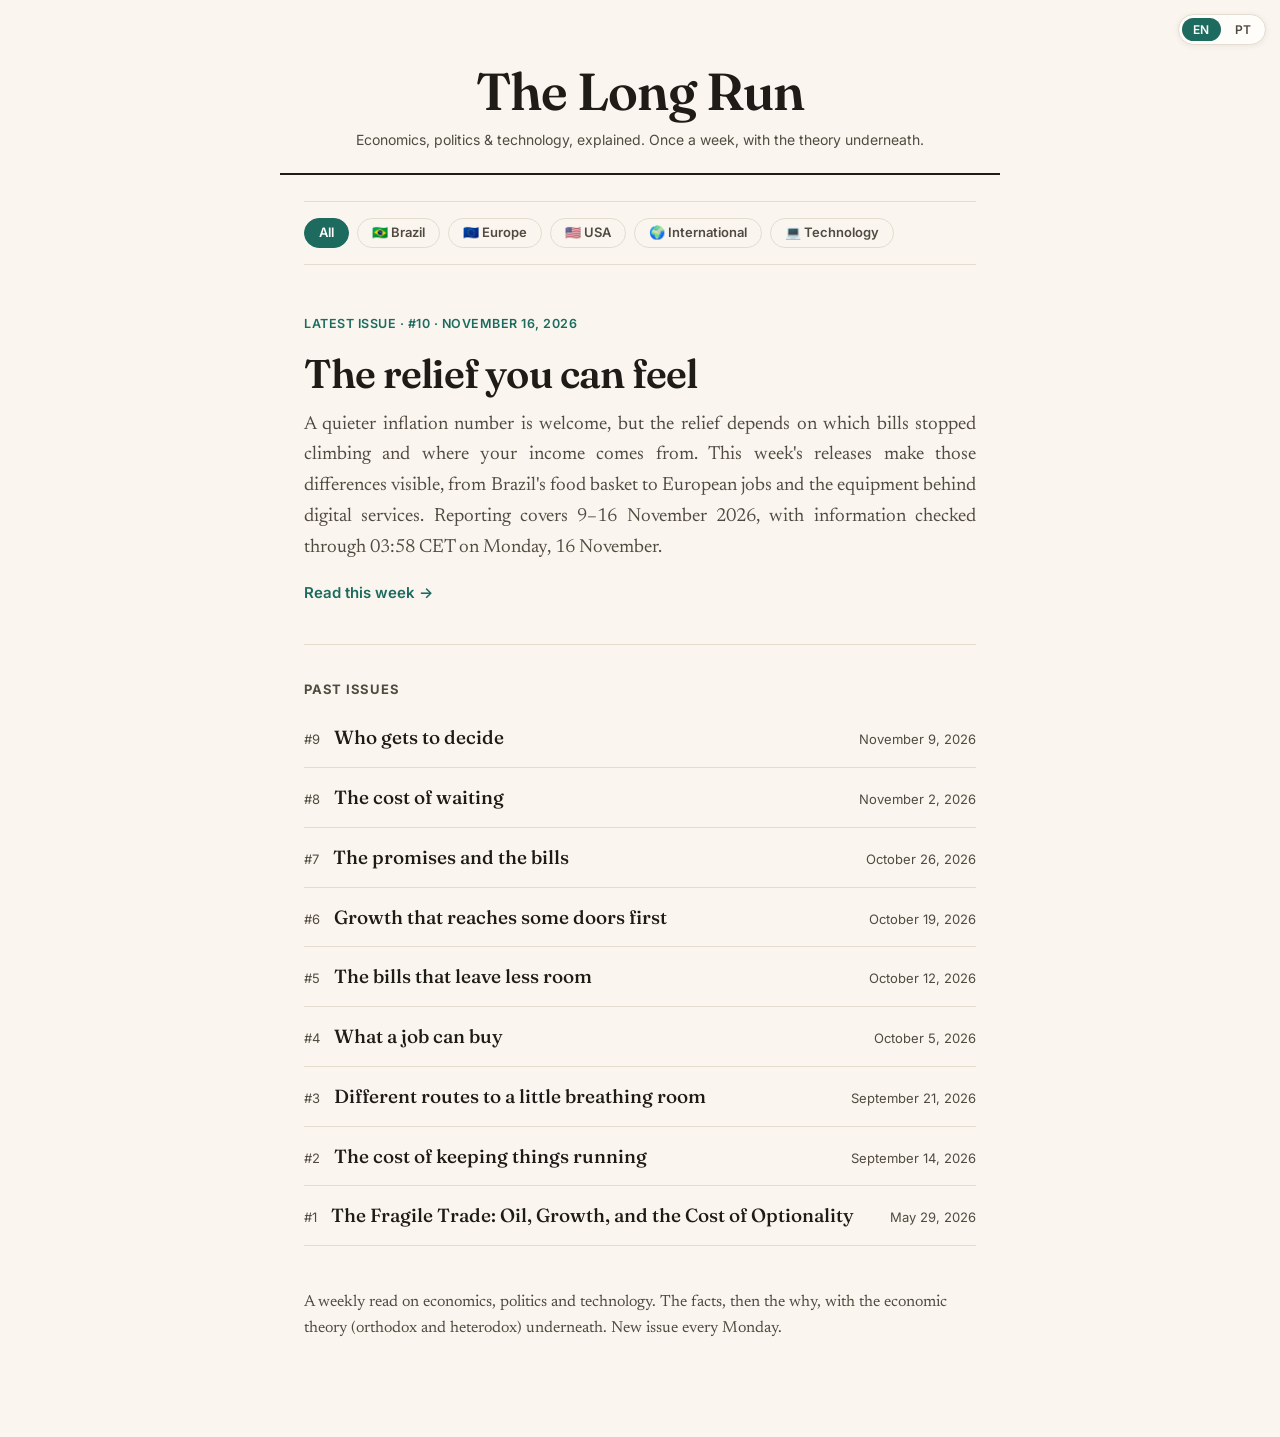
<file: index.html>
<!DOCTYPE html>
<html lang="en">
<head>
  <meta charset="utf-8">
  <meta name="viewport" content="width=device-width, initial-scale=1">
  <title>The Long Run</title>
  <meta name="description" content="Economics, politics &amp; technology, explained. Once a week, with the theory underneath.">
  <link rel="preconnect" href="https://fonts.googleapis.com">
  <link rel="preconnect" href="https://fonts.gstatic.com" crossorigin>
  <link href="https://fonts.googleapis.com/css2?family=Fraunces:opsz,wght@9..144,400;9..144,500;9..144,600;9..144,700&family=Newsreader:ital,opsz@0,6..72;1,6..72&family=Inter:wght@400;500;600&display=swap" rel="stylesheet">
  <link rel="stylesheet" href="style.css">
</head>
<body>
  
  <div class="lang-switch" id="lang-switch" aria-label="Language">
    <button data-set="en">EN</button><button data-set="pt">PT</button>
  </div>
  <header class="masthead home">
    <span class="mast-name">The Long Run</span>
    <p class="mast-tag"><span data-lang="en">Economics, politics &amp; technology, explained. Once a week, with the theory underneath.</span><span data-lang="pt">Economia, política e tecnologia, explicadas. Uma vez por semana, com a teoria por trás.</span></p>
  </header>
  <main class="home-main">
    <nav class="pills" id="pills" aria-label="Filter by topic"><button class="pill active" data-cat="all"><span data-lang="en">All</span><span data-lang="pt">Tudo</span></button><button class="pill" data-cat="Brazil">🇧🇷 <span data-lang="en">Brazil</span><span data-lang="pt">Brasil</span></button><button class="pill" data-cat="Europe">🇪🇺 <span data-lang="en">Europe</span><span data-lang="pt">Europa</span></button><button class="pill" data-cat="USA">🇺🇸 <span data-lang="en">USA</span><span data-lang="pt">EUA</span></button><button class="pill" data-cat="International">🌍 <span data-lang="en">International</span><span data-lang="pt">Internacional</span></button><button class="pill" data-cat="Technology">💻 <span data-lang="en">Technology</span><span data-lang="pt">Tecnologia</span></button></nav>
    
    <a class="feature" href="issues/2026-11-16.html" data-cats="Brazil Europe USA Technology">
      <span class="feature-kicker"><span data-lang="en">Latest issue</span><span data-lang="pt">Última edição</span> · #10 · <span data-lang="en">November 16, 2026</span><span data-lang="pt">novembro 16, 2026</span></span>
      <h2><span data-lang="en">The relief you can feel</span><span data-lang="pt">O alívio que chega ao bolso</span></h2>
      <p><span data-lang="en">A quieter inflation number is welcome, but the relief depends on which bills stopped climbing and where your income comes from. This week&#x27;s releases make those differences visible, from Brazil&#x27;s food basket to European jobs and the equipment behind digital services. Reporting covers 9–16 November 2026, with information checked through 03:58 CET on Monday, 16 November.</span><span data-lang="pt">Uma inflação mais baixa é bem-vinda, mas o alívio depende de quais contas pararam de subir e de onde vem a sua renda. Os dados da semana ajudam a enxergar essas diferenças, da alimentação no Brasil aos empregos europeus e aos equipamentos por trás dos serviços digitais. Esta edição cobre o período de 9 a 16 de novembro de 2026, com informações verificadas até as 3h58 de segunda-feira, dia 16, no horário da Europa Central (CET).</span></p>
      <span class="feature-go"><span data-lang="en">Read this week →</span><span data-lang="pt">Ler esta edição →</span></span>
    </a><section class="archive"><h3><span data-lang="en">Past issues</span><span data-lang="pt">Edições anteriores</span></h3>
      <a class="archive-row" href="issues/2026-11-09.html" data-cats="Brazil Europe USA Technology">
        <span class="arch-num">#9</span>
        <span class="arch-title"><span data-lang="en">Who gets to decide</span><span data-lang="pt">Quem decide daqui para a frente</span></span>
        <span class="arch-date"><span data-lang="en">November 9, 2026</span><span data-lang="pt">novembro 9, 2026</span></span>
      </a>
      <a class="archive-row" href="issues/2026-11-02.html" data-cats="Brazil Europe USA Technology">
        <span class="arch-num">#8</span>
        <span class="arch-title"><span data-lang="en">The cost of waiting</span><span data-lang="pt">O custo da espera</span></span>
        <span class="arch-date"><span data-lang="en">November 2, 2026</span><span data-lang="pt">novembro 2, 2026</span></span>
      </a>
      <a class="archive-row" href="issues/2026-10-26.html" data-cats="Brazil Europe USA Technology">
        <span class="arch-num">#7</span>
        <span class="arch-title"><span data-lang="en">The promises and the bills</span><span data-lang="pt">As promessas e as contas</span></span>
        <span class="arch-date"><span data-lang="en">October 26, 2026</span><span data-lang="pt">outubro 26, 2026</span></span>
      </a>
      <a class="archive-row" href="issues/2026-10-19.html" data-cats="Brazil Europe USA International Technology">
        <span class="arch-num">#6</span>
        <span class="arch-title"><span data-lang="en">Growth that reaches some doors first</span><span data-lang="pt">O crescimento chega primeiro a algumas portas</span></span>
        <span class="arch-date"><span data-lang="en">October 19, 2026</span><span data-lang="pt">outubro 19, 2026</span></span>
      </a>
      <a class="archive-row" href="issues/2026-10-12.html" data-cats="Brazil Europe USA International Technology">
        <span class="arch-num">#5</span>
        <span class="arch-title"><span data-lang="en">The bills that leave less room</span><span data-lang="pt">As contas que deixam menos espaço</span></span>
        <span class="arch-date"><span data-lang="en">October 12, 2026</span><span data-lang="pt">outubro 12, 2026</span></span>
      </a>
      <a class="archive-row" href="issues/2026-10-05.html" data-cats="Brazil Europe USA Technology">
        <span class="arch-num">#4</span>
        <span class="arch-title"><span data-lang="en">What a job can buy</span><span data-lang="pt">O que o trabalho permite comprar</span></span>
        <span class="arch-date"><span data-lang="en">October 5, 2026</span><span data-lang="pt">outubro 5, 2026</span></span>
      </a>
      <a class="archive-row" href="issues/2026-09-21.html" data-cats="Brazil Europe USA International Technology">
        <span class="arch-num">#3</span>
        <span class="arch-title"><span data-lang="en">Different routes to a little breathing room</span><span data-lang="pt">Caminhos diferentes para um pouco de alívio</span></span>
        <span class="arch-date"><span data-lang="en">September 21, 2026</span><span data-lang="pt">setembro 21, 2026</span></span>
      </a>
      <a class="archive-row" href="issues/2026-09-14.html" data-cats="Brazil Europe USA International Technology">
        <span class="arch-num">#2</span>
        <span class="arch-title"><span data-lang="en">The cost of keeping things running</span><span data-lang="pt">O custo de manter tudo funcionando</span></span>
        <span class="arch-date"><span data-lang="en">September 14, 2026</span><span data-lang="pt">setembro 14, 2026</span></span>
      </a>
      <a class="archive-row" href="issues/2026-05-29.html" data-cats="Brazil Europe USA International Technology">
        <span class="arch-num">#1</span>
        <span class="arch-title"><span data-lang="en">The Fragile Trade: Oil, Growth, and the Cost of Optionality</span><span data-lang="pt">O Frágil Comércio: Petróleo, Crescimento e o Custo da Optionalidade</span></span>
        <span class="arch-date"><span data-lang="en">May 29, 2026</span><span data-lang="pt">maio 29, 2026</span></span>
      </a></section>
    <footer class="home-foot"><p><span data-lang="en">A weekly read on economics, politics and technology. The facts, then the why, with the economic theory (orthodox and heterodox) underneath. New issue every Monday.</span><span data-lang="pt">Uma leitura semanal sobre economia, política e tecnologia. Os fatos, depois o porquê, com a teoria econômica (ortodoxa e heterodoxa) por trás. Edição nova toda segunda.</span></p></footer>
  </main>
  
<script>
(function(){
  var pills = Array.prototype.slice.call(document.querySelectorAll('#pills .pill'));
  var rows = Array.prototype.slice.call(document.querySelectorAll('[data-cats]'));
  function catsOf(el){ return el.getAttribute('data-cats').split(' ').filter(Boolean); }
  pills.forEach(function(p){
    var cat = p.getAttribute('data-cat');
    if(cat === 'all') return;
    if(rows.filter(function(r){ return catsOf(r).indexOf(cat) > -1; }).length === 0){
      p.disabled = true; p.classList.add('empty');
    }
  });
  function apply(cat){
    rows.forEach(function(r){ r.style.display = (cat === 'all' || catsOf(r).indexOf(cat) > -1) ? '' : 'none'; });
    pills.forEach(function(p){ p.classList.toggle('active', p.getAttribute('data-cat') === cat); });
  }
  pills.forEach(function(p){ p.addEventListener('click', function(){ if(!p.disabled) apply(p.getAttribute('data-cat')); }); });
})();
</script>
  
<script>
(function(){
  var saved = localStorage.getItem('lr-lang') || 'en';
  var btns = Array.prototype.slice.call(document.querySelectorAll('#lang-switch button'));
  function set(l){
    document.documentElement.setAttribute('lang', l);
    localStorage.setItem('lr-lang', l);
    btns.forEach(function(b){ b.classList.toggle('active', b.getAttribute('data-set') === l); });
  }
  btns.forEach(function(b){ b.addEventListener('click', function(){ set(b.getAttribute('data-set')); }); });
  set(saved);
})();
</script>
</body>
</html>
</file>
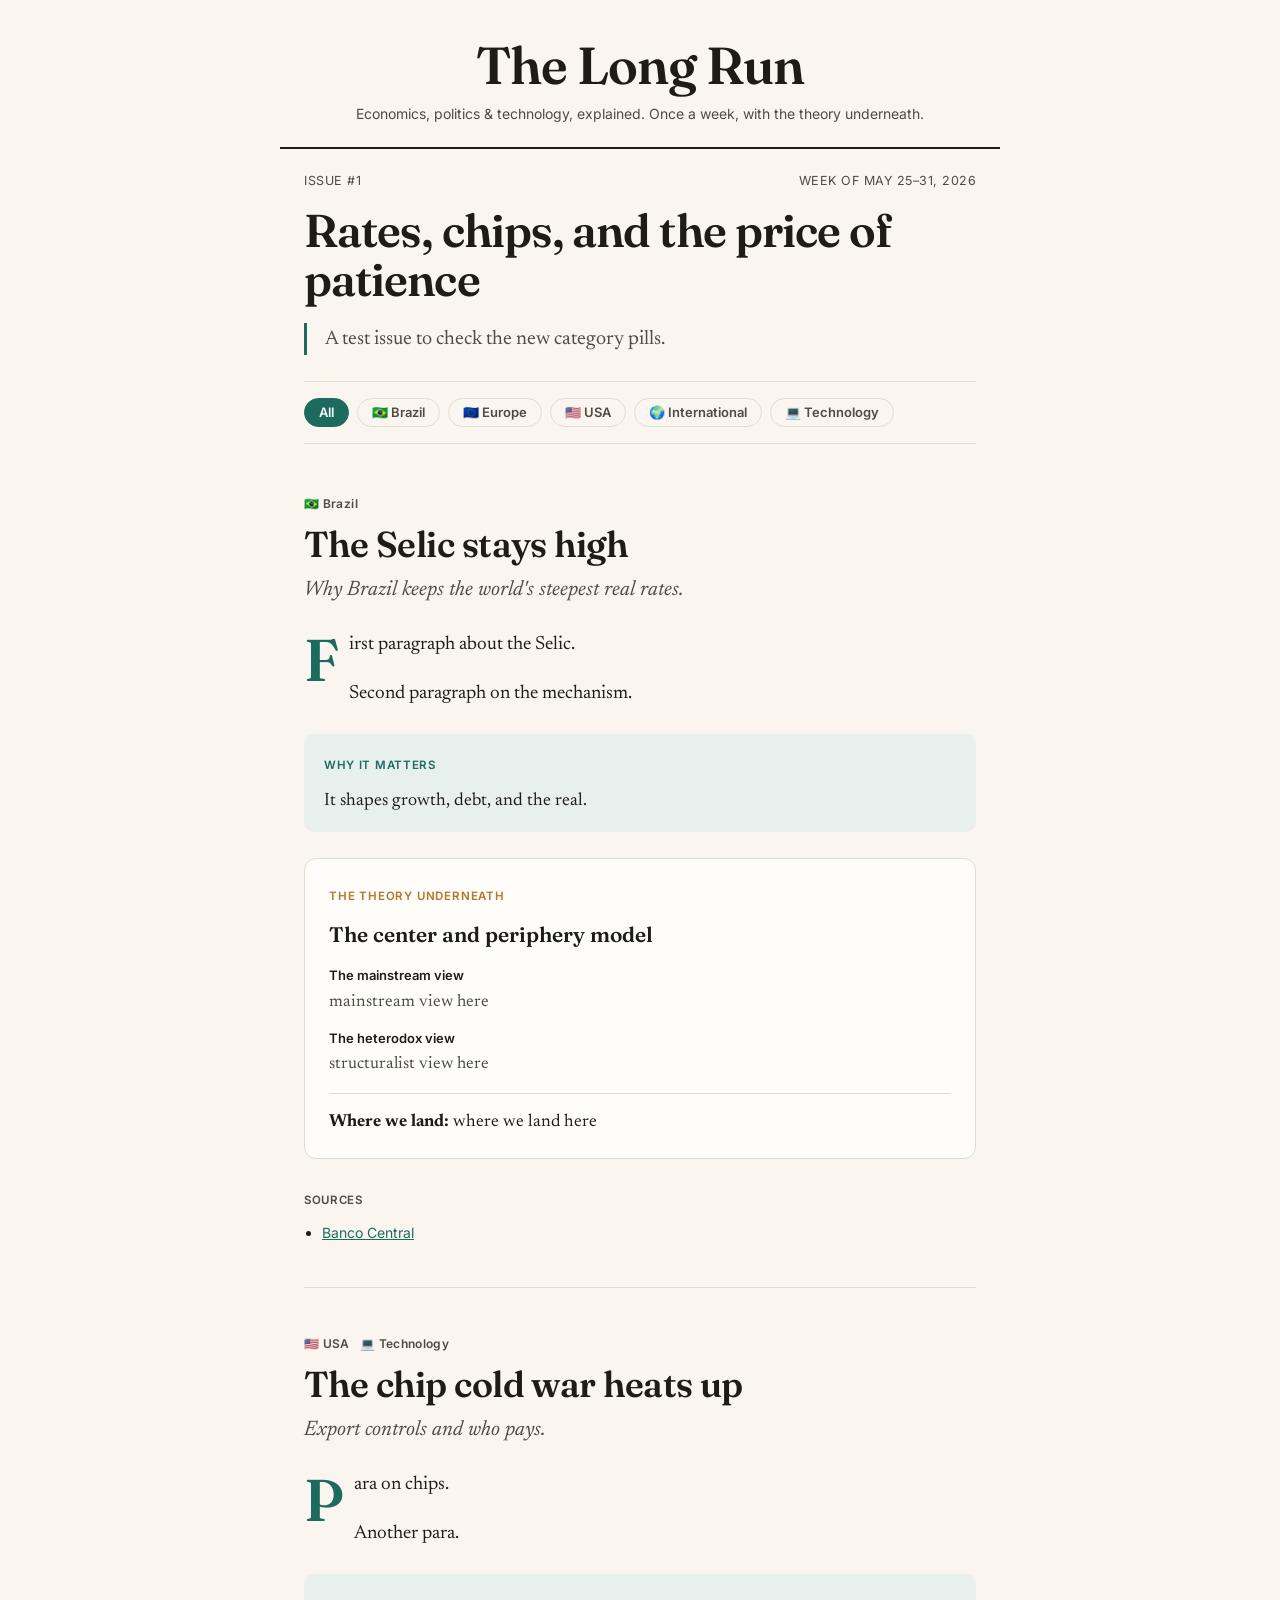
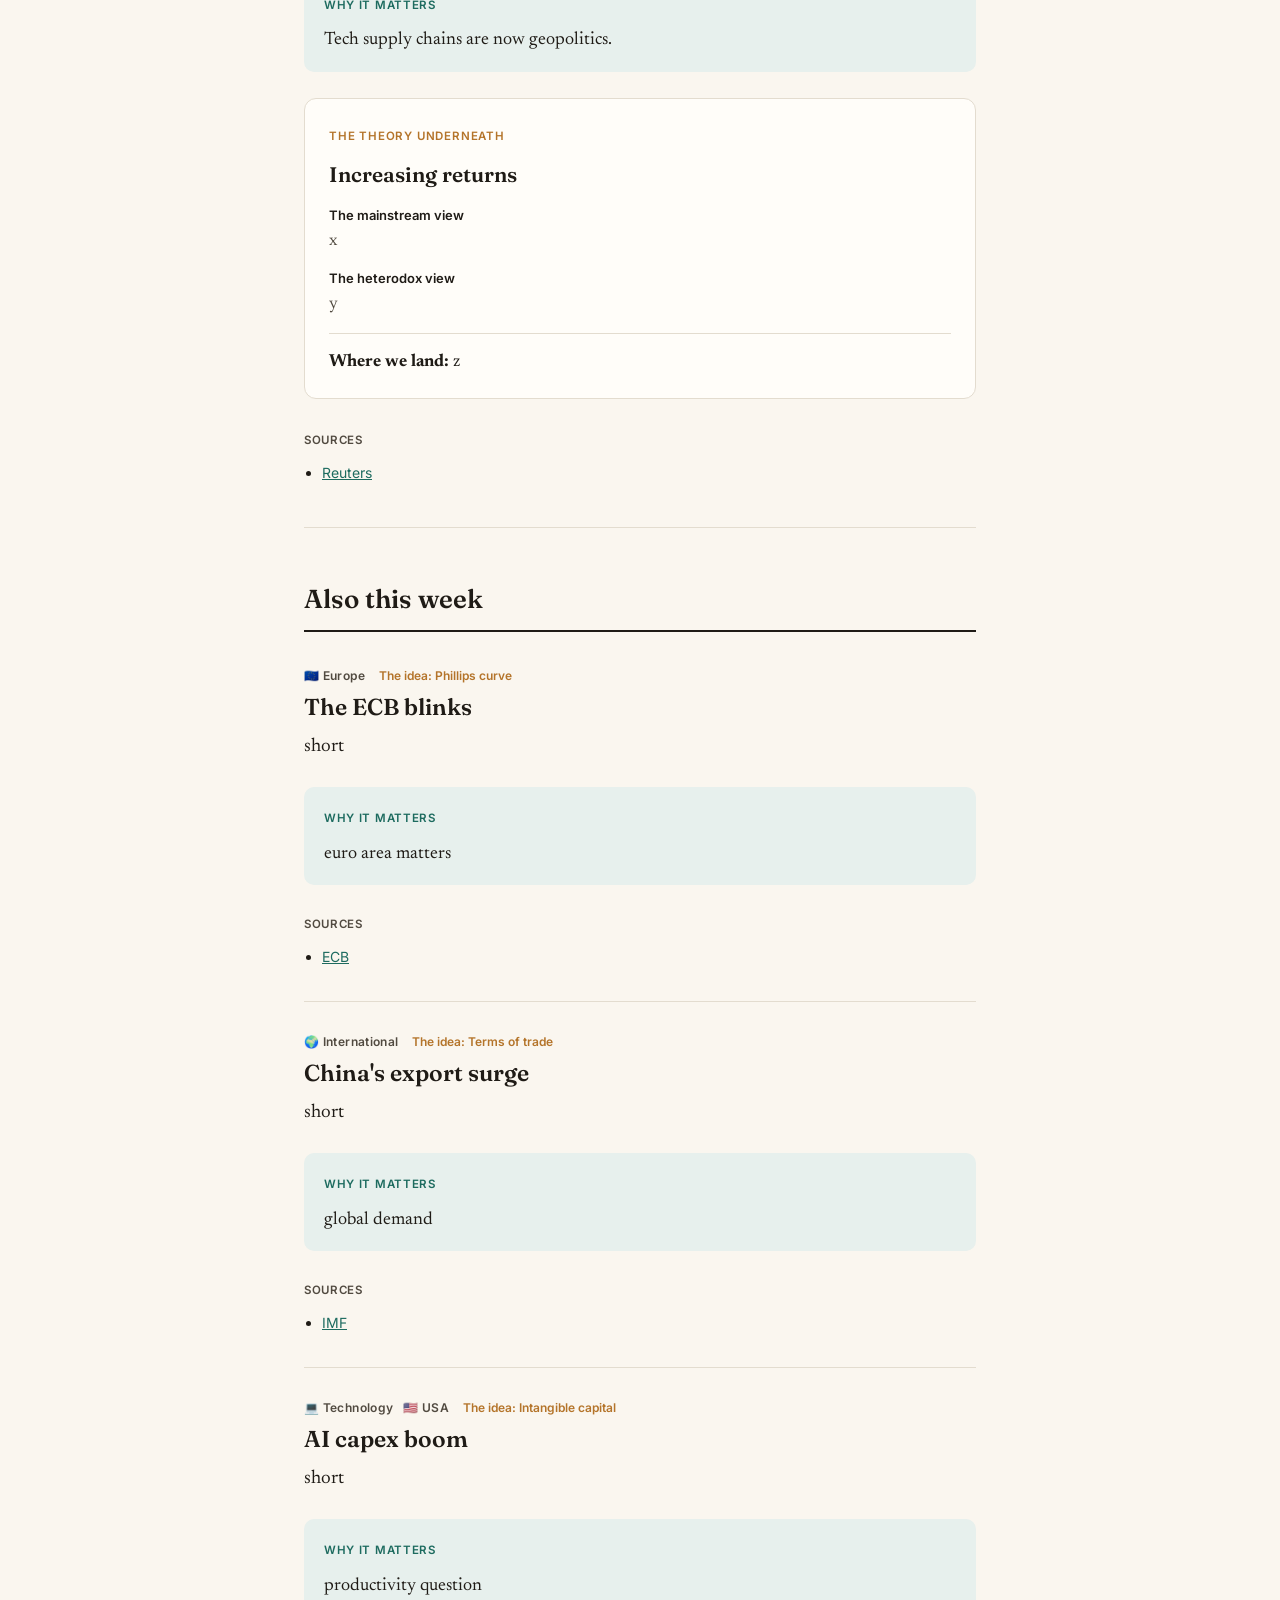
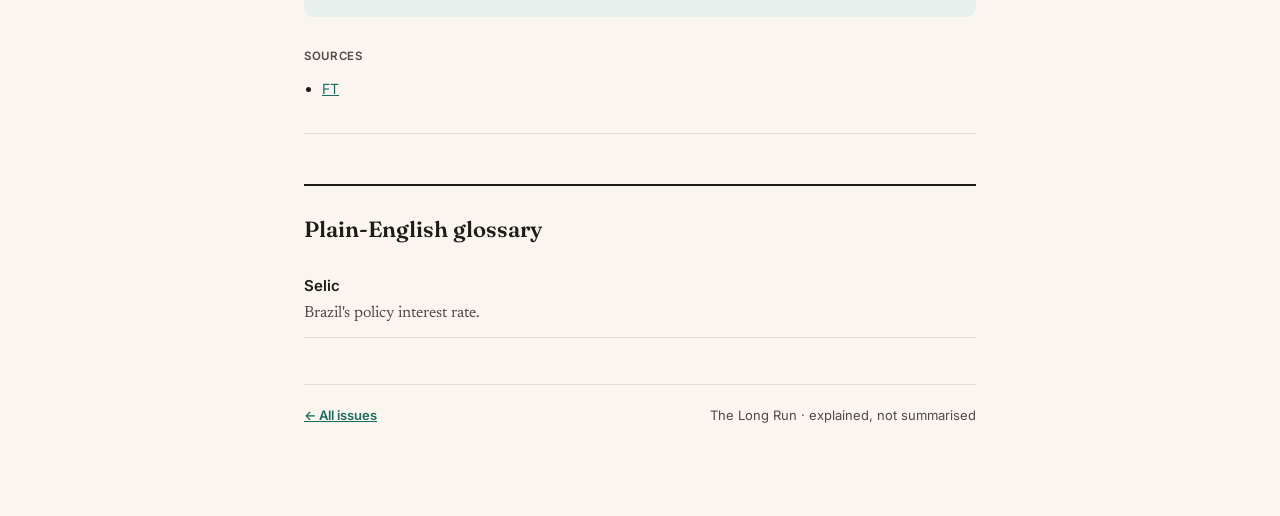
<file: issues/2026-05-25.html>
<!DOCTYPE html>
<html lang="en">
<head>
  <meta charset="utf-8">
  <meta name="viewport" content="width=device-width, initial-scale=1">
  <title>Rates, chips, and the price of patience — The Long Run #1</title>
  <meta name="description" content="A test issue to check the new category pills.">
  <link rel="preconnect" href="https://fonts.googleapis.com">
  <link rel="preconnect" href="https://fonts.gstatic.com" crossorigin>
  <link href="https://fonts.googleapis.com/css2?family=Fraunces:opsz,wght@9..144,400;9..144,500;9..144,600;9..144,700&family=Newsreader:ital,opsz@0,6..72;1,6..72&family=Inter:wght@400;500;600&display=swap" rel="stylesheet">
  <link rel="stylesheet" href="../style.css">
</head>
<body>
  <header class="masthead">
    <a class="mast-name" href="../index.html">The Long Run</a>
    <p class="mast-tag">Economics, politics &amp; technology, explained. Once a week, with the theory underneath.</p>
  </header>
  <main class="issue">
    <div class="issue-meta">
      <span>Issue #1</span>
      <span>Week of May 25–31, 2026</span>
    </div>
    <h1 class="issue-title">Rates, chips, and the price of patience</h1>
    <p class="editors-note">A test issue to check the new category pills.</p>
    <nav class="pills" id="pills" aria-label="Filter by topic"><button class="pill active" data-cat="all">All</button><button class="pill" data-cat="Brazil">🇧🇷 Brazil</button><button class="pill" data-cat="Europe">🇪🇺 Europe</button><button class="pill" data-cat="USA">🇺🇸 USA</button><button class="pill" data-cat="International">🌍 International</button><button class="pill" data-cat="Technology">💻 Technology</button></nav>
    
  <article class="lead" data-cats="Brazil">
    <div class="tag-row"><span class="tag">🇧🇷 Brazil</span></div>
    <h2>The Selic stays high</h2>
    <p class="dek">Why Brazil keeps the world&#x27;s steepest real rates.</p>
    <div class="body"><p>First paragraph about the Selic.</p>
<p>Second paragraph on the mechanism.</p></div>
    <div class="why"><span class="why-label">Why it matters</span><p>It shapes growth, debt, and the real.</p></div>
    
    <aside class="theory">
      <span class="theory-kicker">The theory underneath</span>
      <h4>The center and periphery model</h4>
      <div class="lens-row"><span class="lens-name">The mainstream view</span><p>mainstream view here</p></div><div class="lens-row"><span class="lens-name">The heterodox view</span><p>structuralist view here</p></div>
      <p class="lens-takeaway"><strong>Where we land:</strong> where we land here</p>
    </aside>
    <div class="sources"><span class="sources-label">Sources</span><ul><li><a href="https://bcb.gov.br" target="_blank" rel="noopener">Banco Central</a></li></ul></div>
  </article>

  <article class="lead" data-cats="USA Technology">
    <div class="tag-row"><span class="tag">🇺🇸 USA</span><span class="tag">💻 Technology</span></div>
    <h2>The chip cold war heats up</h2>
    <p class="dek">Export controls and who pays.</p>
    <div class="body"><p>Para on chips.</p>
<p>Another para.</p></div>
    <div class="why"><span class="why-label">Why it matters</span><p>Tech supply chains are now geopolitics.</p></div>
    
    <aside class="theory">
      <span class="theory-kicker">The theory underneath</span>
      <h4>Increasing returns</h4>
      <div class="lens-row"><span class="lens-name">The mainstream view</span><p>x</p></div><div class="lens-row"><span class="lens-name">The heterodox view</span><p>y</p></div>
      <p class="lens-takeaway"><strong>Where we land:</strong> z</p>
    </aside>
    <div class="sources"><span class="sources-label">Sources</span><ul><li><a href="https://reuters.com" target="_blank" rel="noopener">Reuters</a></li></ul></div>
  </article>
    <section class="briefs" id="briefs-section"><h2 class="section-rule">Also this week</h2><div class="brief-grid">
  <article class="brief" data-cats="Europe">
    <div class="brief-head"><div class="tag-row"><span class="tag">🇪🇺 Europe</span></div><span class="concept">The idea: Phillips curve</span></div>
    <h3>The ECB blinks</h3>
    <div class="body"><p>short</p></div>
    <div class="why"><span class="why-label">Why it matters</span><p>euro area matters</p></div>
    <div class="sources"><span class="sources-label">Sources</span><ul><li><a href="https://ecb.europa.eu" target="_blank" rel="noopener">ECB</a></li></ul></div>
  </article>
  <article class="brief" data-cats="International">
    <div class="brief-head"><div class="tag-row"><span class="tag">🌍 International</span></div><span class="concept">The idea: Terms of trade</span></div>
    <h3>China&#x27;s export surge</h3>
    <div class="body"><p>short</p></div>
    <div class="why"><span class="why-label">Why it matters</span><p>global demand</p></div>
    <div class="sources"><span class="sources-label">Sources</span><ul><li><a href="https://imf.org" target="_blank" rel="noopener">IMF</a></li></ul></div>
  </article>
  <article class="brief" data-cats="Technology USA">
    <div class="brief-head"><div class="tag-row"><span class="tag">💻 Technology</span><span class="tag">🇺🇸 USA</span></div><span class="concept">The idea: Intangible capital</span></div>
    <h3>AI capex boom</h3>
    <div class="body"><p>short</p></div>
    <div class="why"><span class="why-label">Why it matters</span><p>productivity question</p></div>
    <div class="sources"><span class="sources-label">Sources</span><ul><li><a href="https://ft.com" target="_blank" rel="noopener">FT</a></li></ul></div>
  </article></div></section>
    <section class="glossary"><h3>Plain-English glossary</h3><dl><div class="gloss-item"><dt>Selic</dt><dd>Brazil&#x27;s policy interest rate.</dd></div></dl></section>
    <footer class="issue-foot">
      <a href="../index.html">← All issues</a>
      <span>The Long Run · explained, not summarised</span>
    </footer>
  </main>
  
<script>
(function(){
  var pills = Array.prototype.slice.call(document.querySelectorAll('#pills .pill'));
  var arts = Array.prototype.slice.call(document.querySelectorAll('[data-cats]'));
  var briefsSection = document.getElementById('briefs-section');
  function catsOf(el){ return el.getAttribute('data-cats').split(' ').filter(Boolean); }
  pills.forEach(function(p){
    var cat = p.getAttribute('data-cat');
    if(cat === 'all') return;
    var n = arts.filter(function(a){ return catsOf(a).indexOf(cat) > -1; }).length;
    if(n === 0){ p.disabled = true; p.classList.add('empty'); }
  });
  function apply(cat){
    arts.forEach(function(a){
      var show = cat === 'all' || catsOf(a).indexOf(cat) > -1;
      a.style.display = show ? '' : 'none';
    });
    if(briefsSection){
      var anyBrief = arts.some(function(a){
        return a.classList.contains('brief') && a.style.display !== 'none';
      });
      briefsSection.querySelector('.section-rule').style.display = anyBrief ? '' : 'none';
    }
    pills.forEach(function(p){ p.classList.toggle('active', p.getAttribute('data-cat') === cat); });
  }
  pills.forEach(function(p){
    p.addEventListener('click', function(){ if(!p.disabled) apply(p.getAttribute('data-cat')); });
  });
})();
</script>
</body>
</html>
</file>
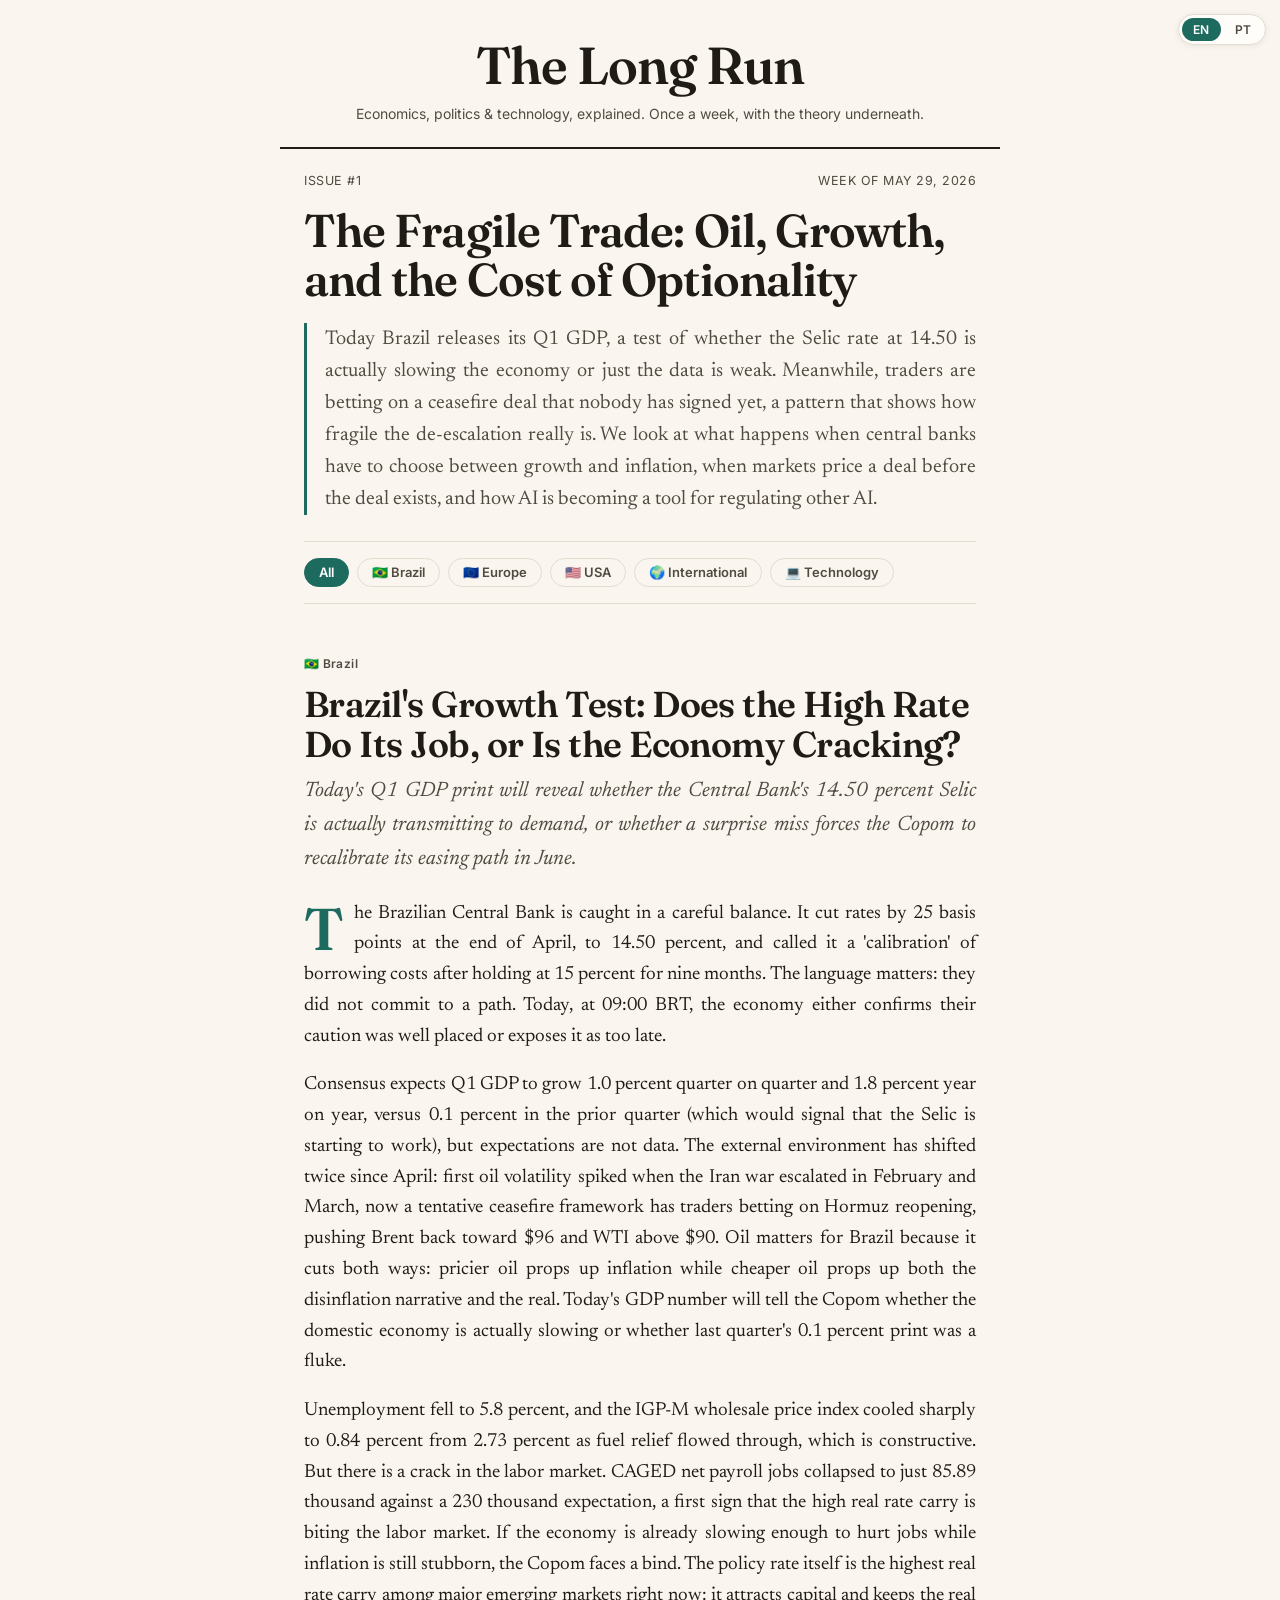
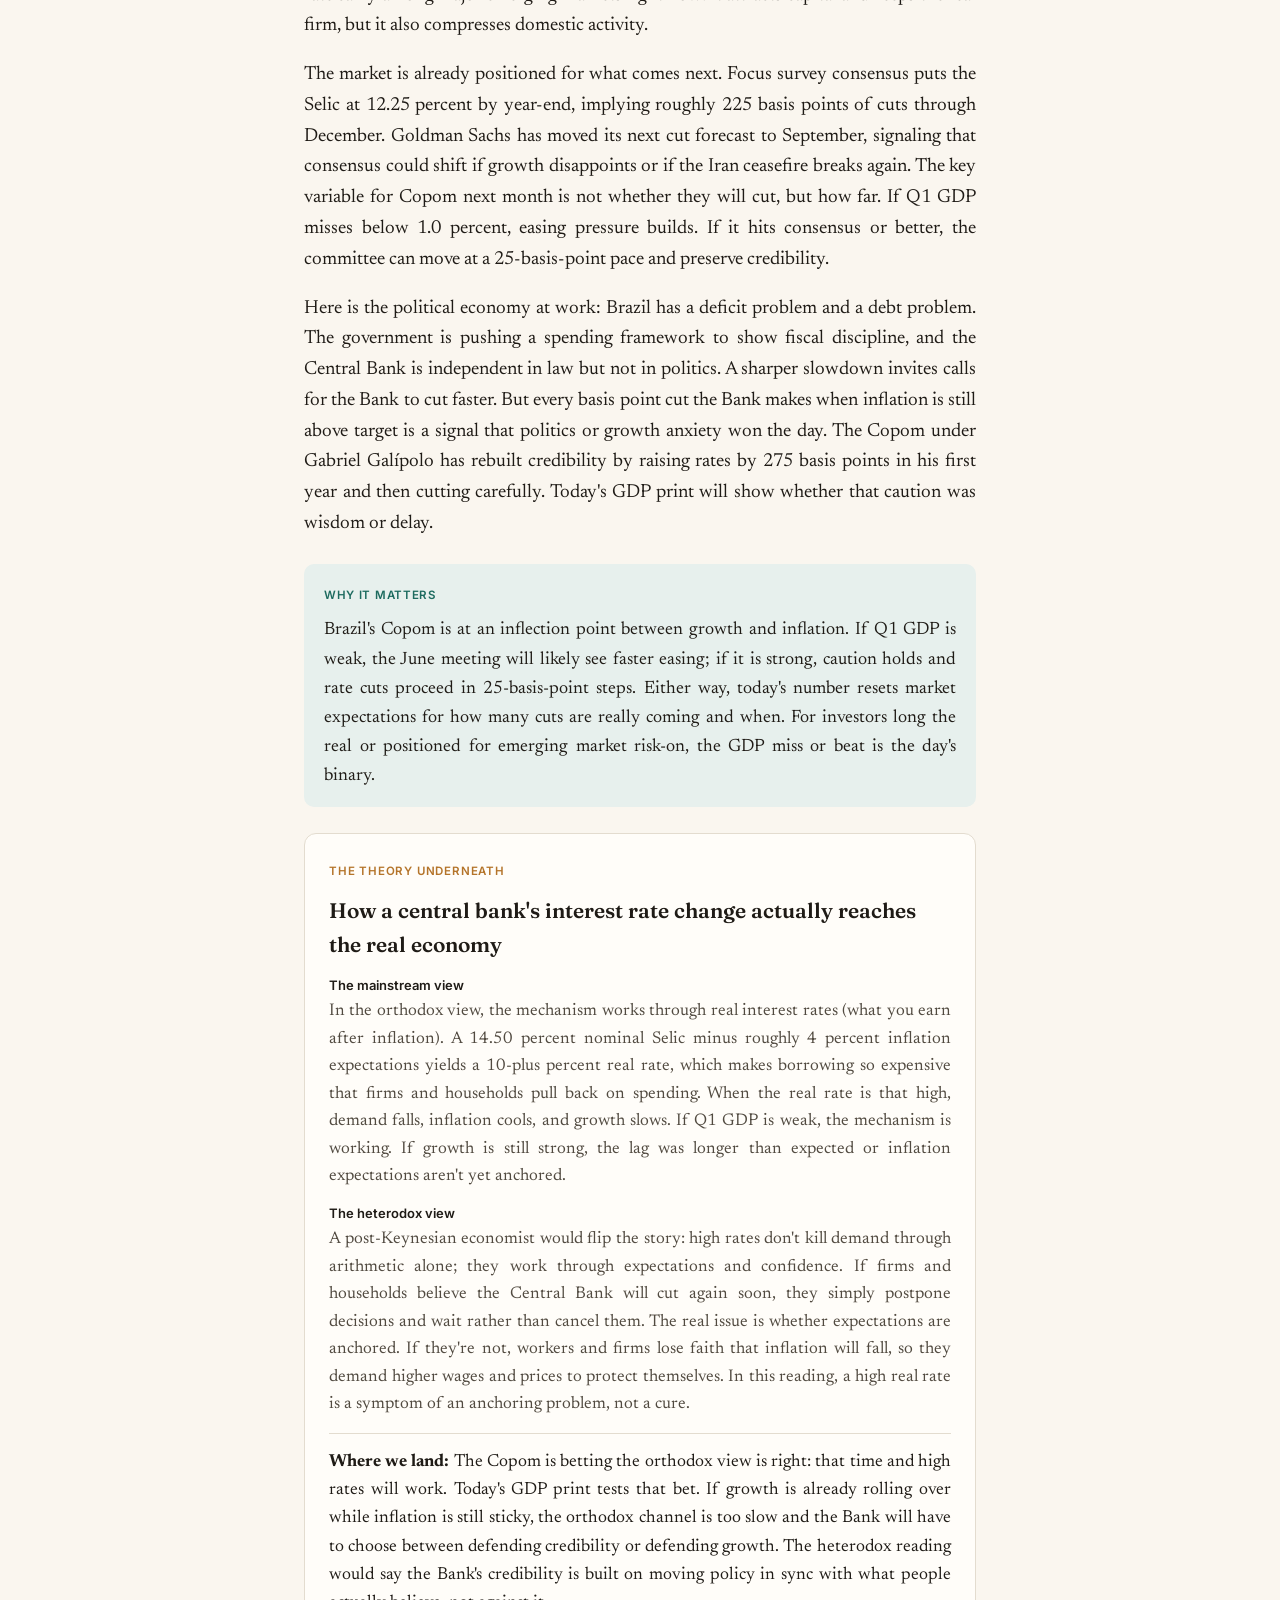
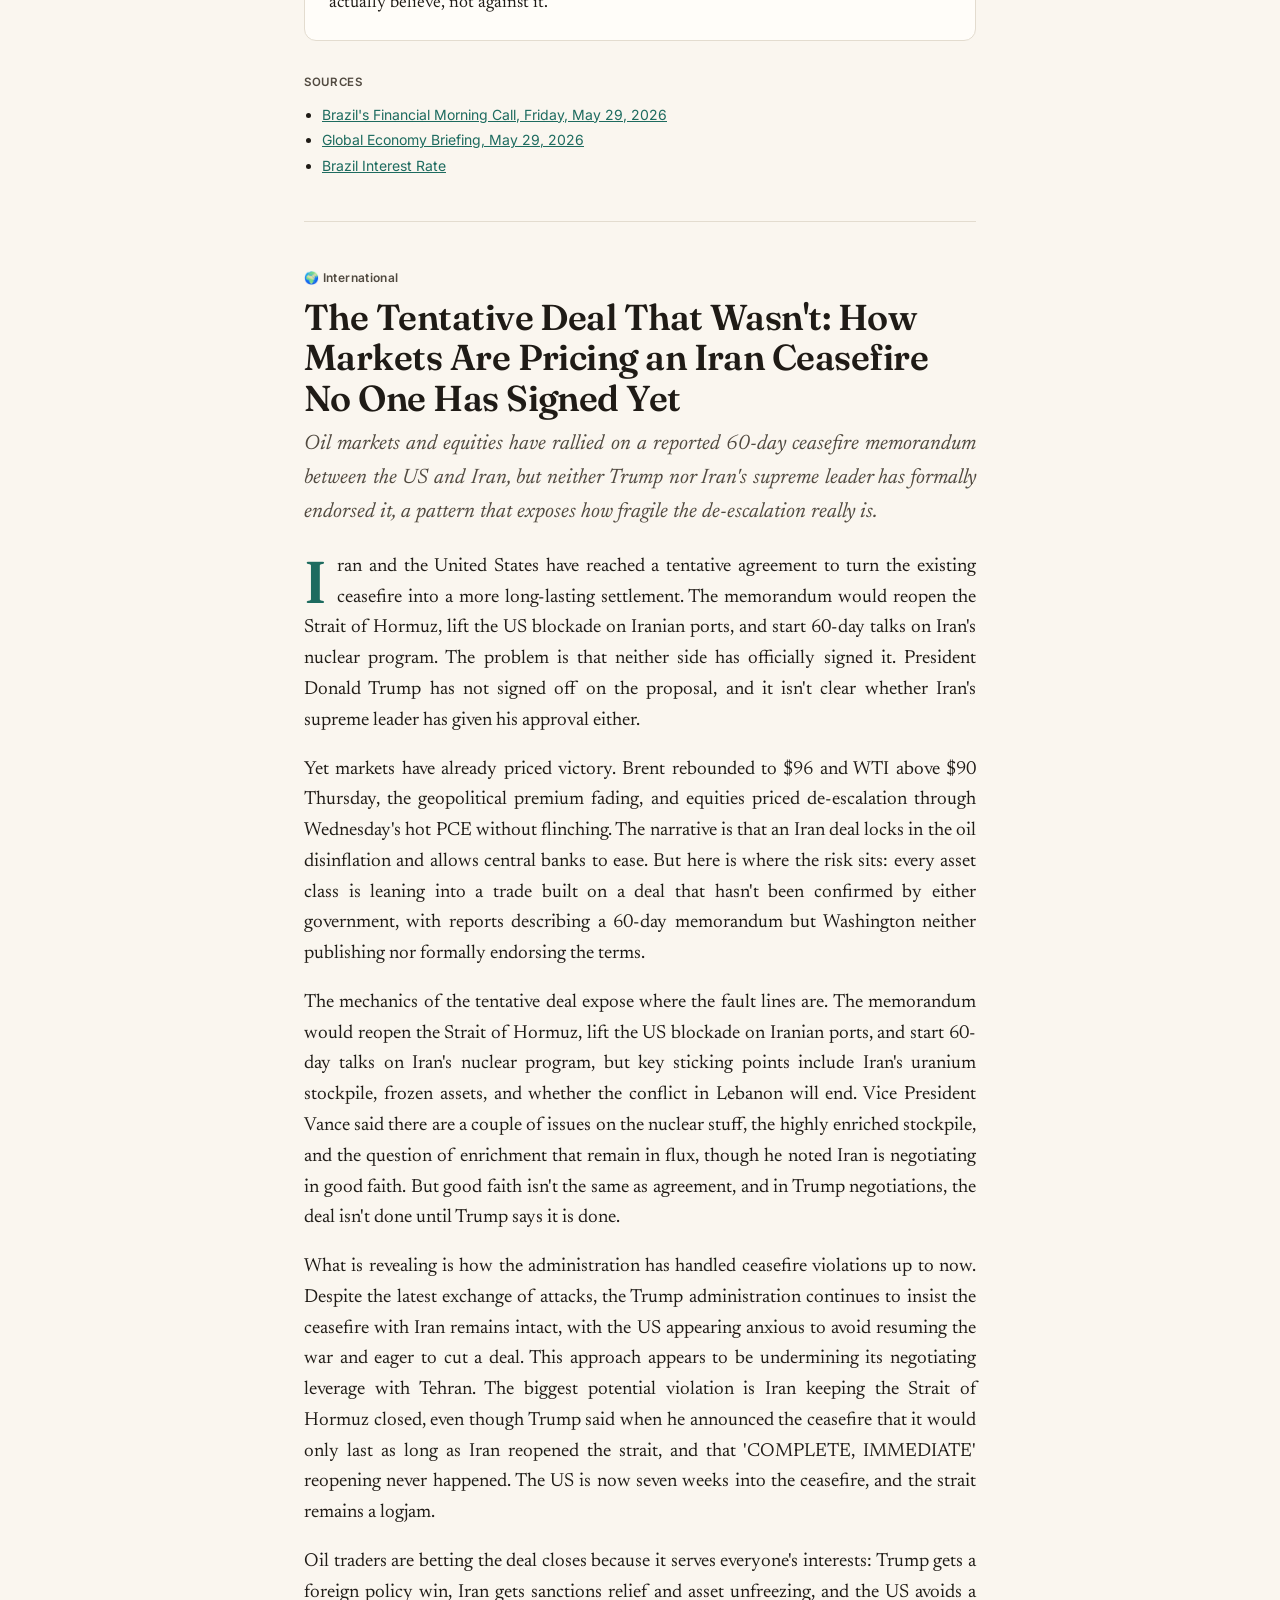
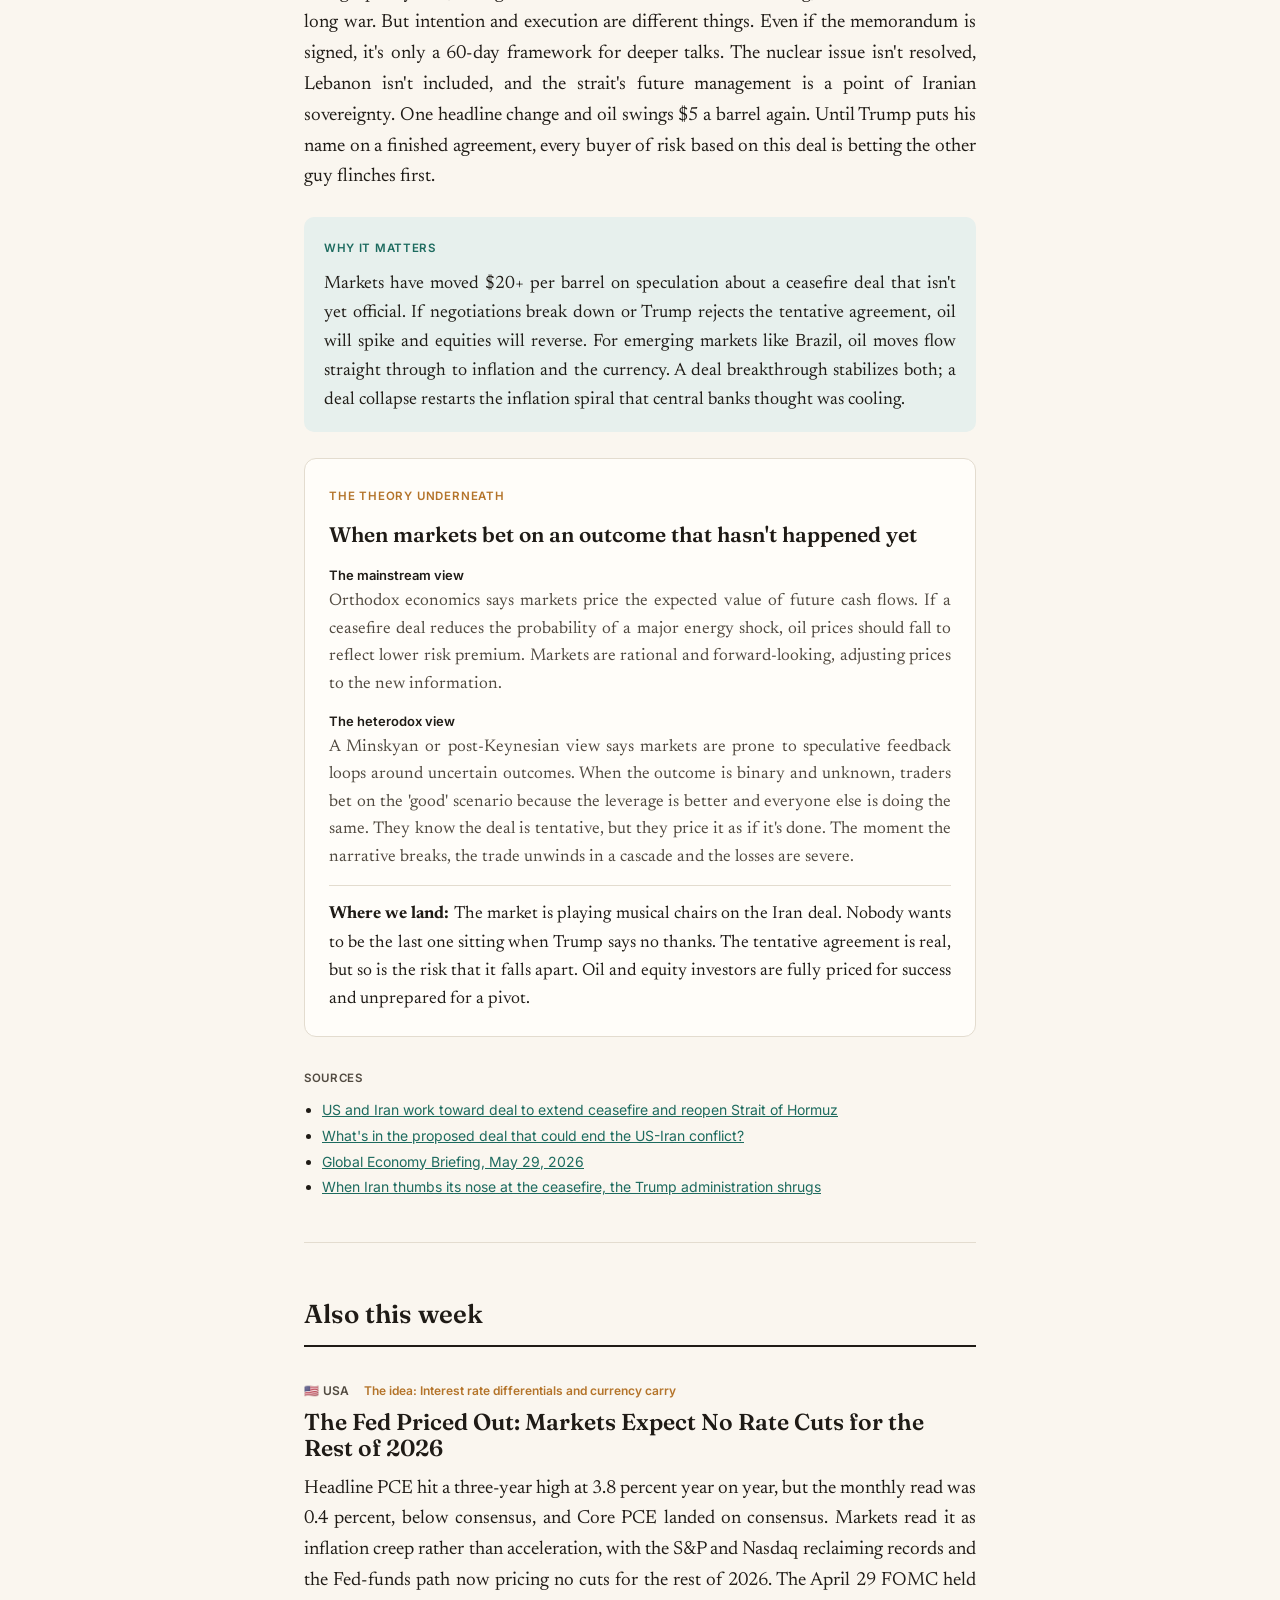
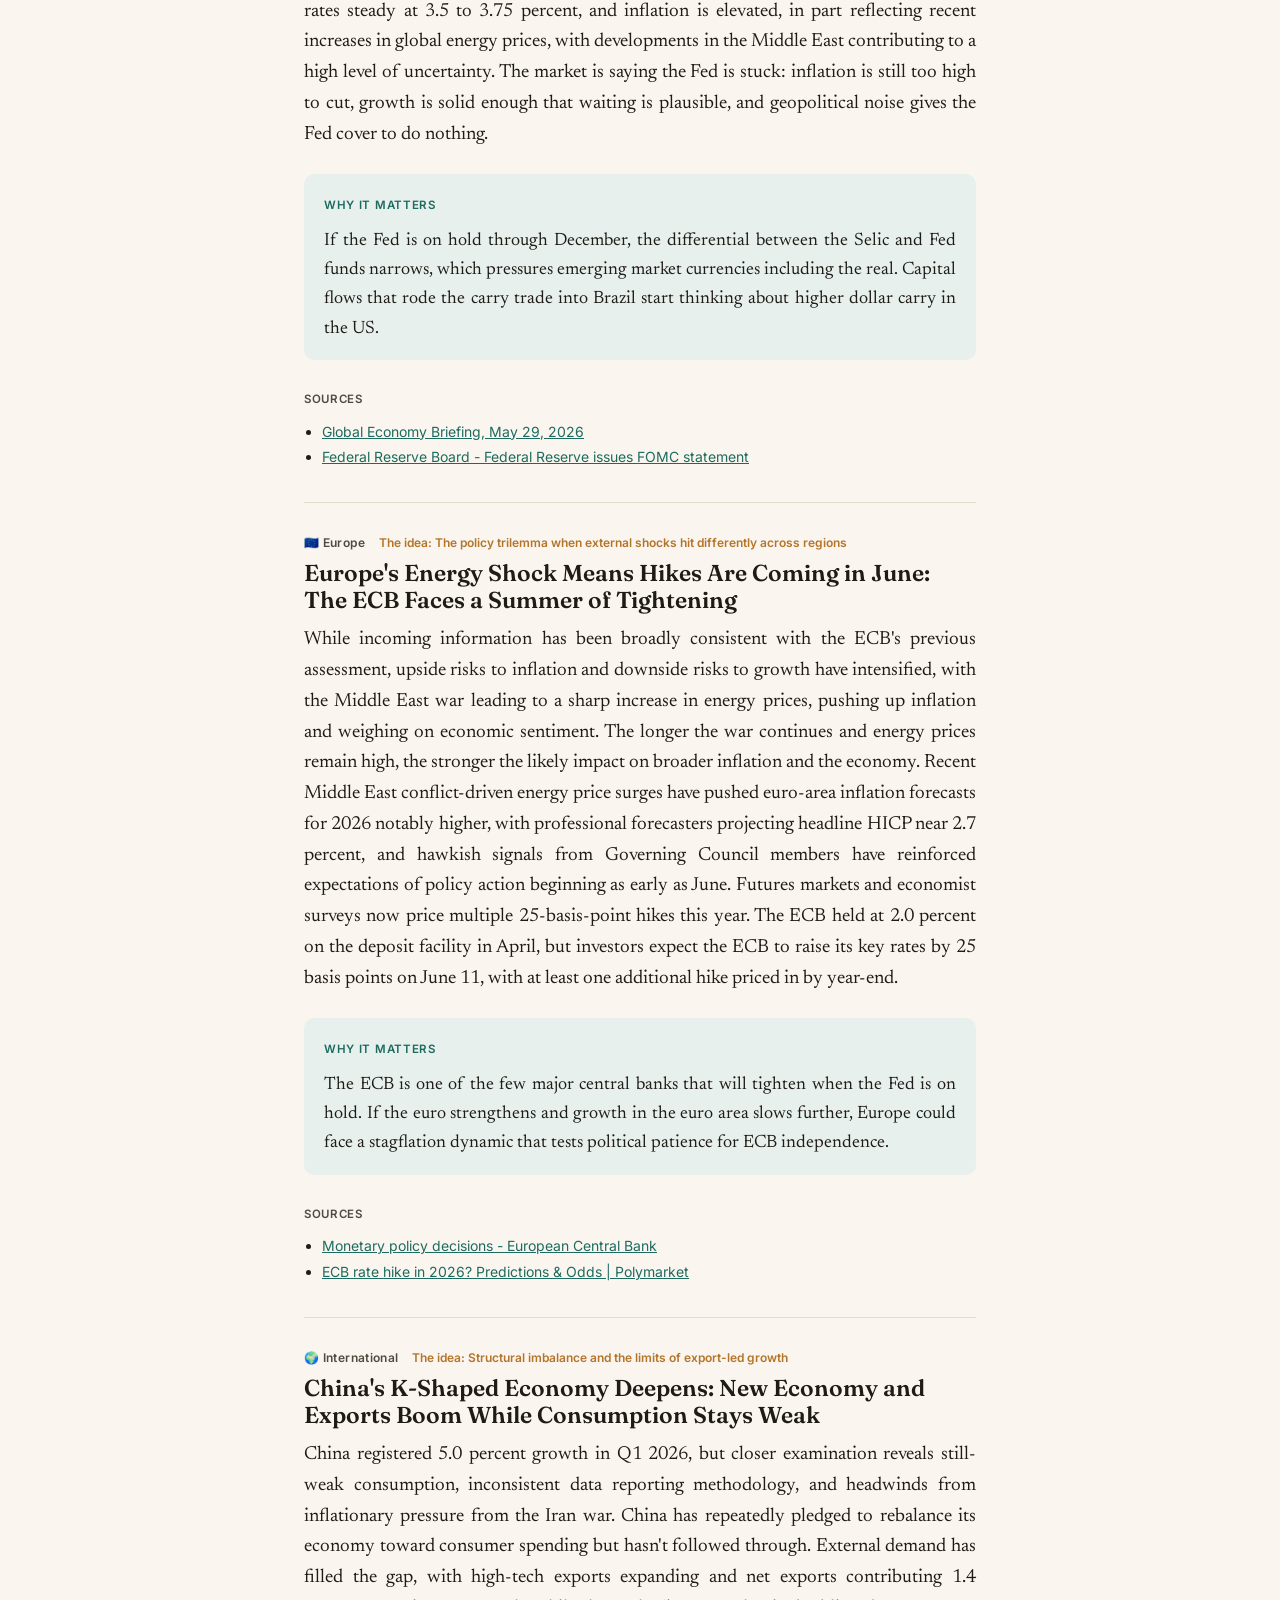
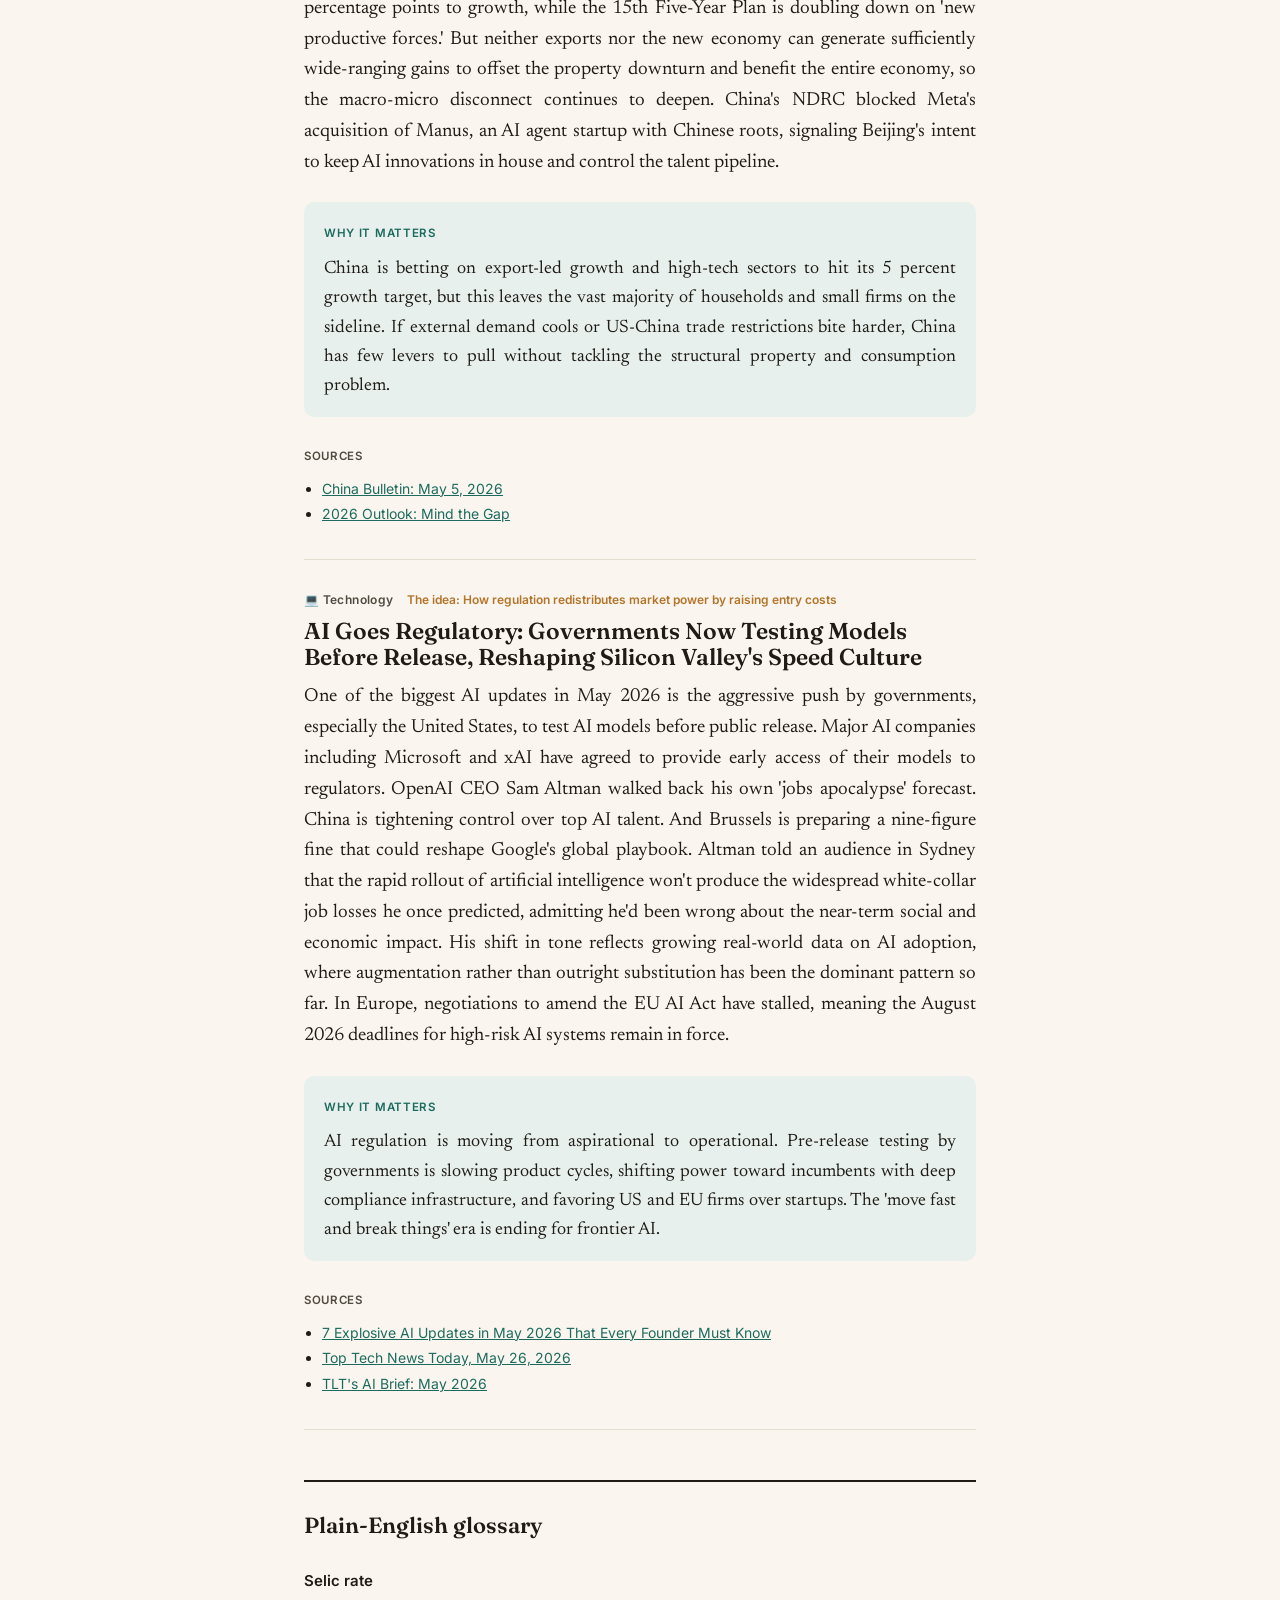
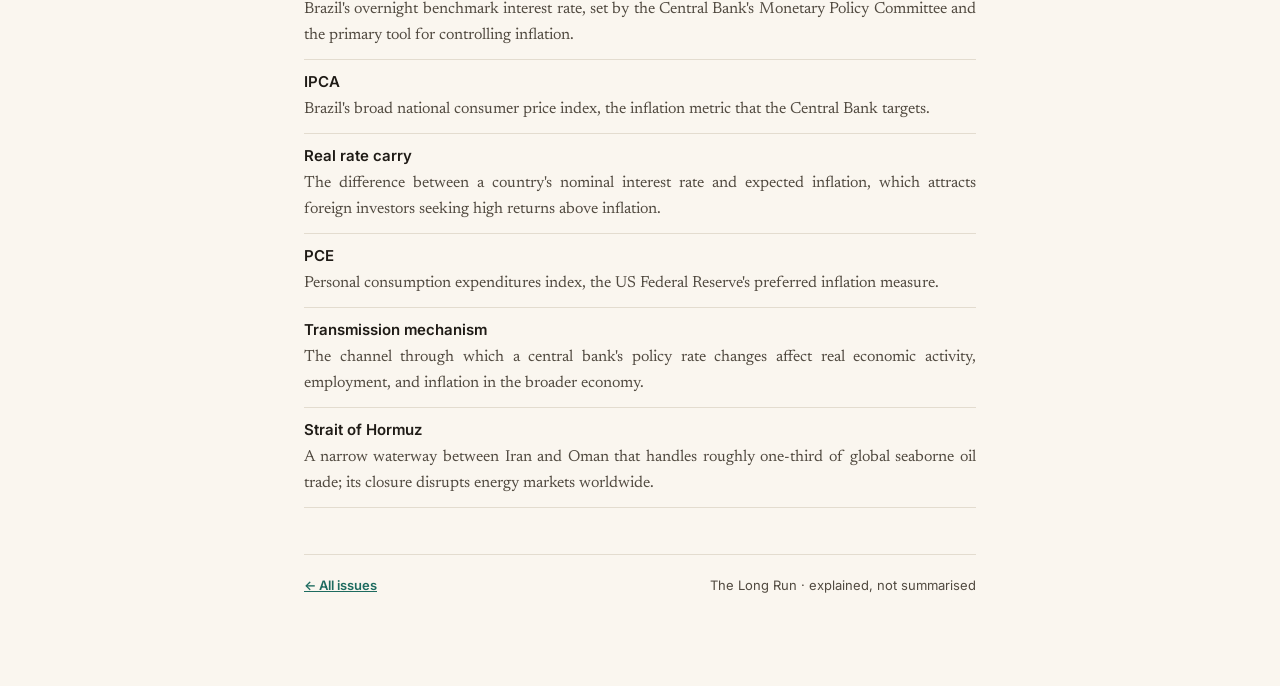
<file: issues/2026-05-29.html>
<!DOCTYPE html>
<html lang="en">
<head>
  <meta charset="utf-8">
  <meta name="viewport" content="width=device-width, initial-scale=1">
  <title>The Fragile Trade: Oil, Growth, and the Cost of Optionality · The Long Run #1</title>
  <meta name="description" content="Today Brazil releases its Q1 GDP, a test of whether the Selic rate at 14.50 is actually slowing the economy or just the data is weak. Meanwhile, traders are betting on a ceasefire deal that nobody has">
  <link rel="preconnect" href="https://fonts.googleapis.com">
  <link rel="preconnect" href="https://fonts.gstatic.com" crossorigin>
  <link href="https://fonts.googleapis.com/css2?family=Fraunces:opsz,wght@9..144,400;9..144,500;9..144,600;9..144,700&family=Newsreader:ital,opsz@0,6..72;1,6..72&family=Inter:wght@400;500;600&display=swap" rel="stylesheet">
  <link rel="stylesheet" href="../style.css">
</head>
<body>
  
  <div class="lang-switch" id="lang-switch" aria-label="Language">
    <button data-set="en">EN</button><button data-set="pt">PT</button>
  </div>
  <header class="masthead">
    <a class="mast-name" href="../index.html">The Long Run</a>
    <p class="mast-tag"><span data-lang="en">Economics, politics &amp; technology, explained. Once a week, with the theory underneath.</span><span data-lang="pt">Economia, política e tecnologia, explicadas. Uma vez por semana, com a teoria por trás.</span></p>
  </header>
  <main class="issue">
    <div class="issue-meta">
      <span><span data-lang="en">Issue</span><span data-lang="pt">Edição</span> #1</span>
      <span><span data-lang="en">Week of</span><span data-lang="pt">Semana de</span> <span data-lang="en">May 29, 2026</span><span data-lang="pt">maio 29, 2026</span></span>
    </div>
    <h1 class="issue-title"><span data-lang="en">The Fragile Trade: Oil, Growth, and the Cost of Optionality</span><span data-lang="pt">O Frágil Comércio: Petróleo, Crescimento e o Custo da Optionalidade</span></h1>
    <p class="editors-note"><span data-lang="en">Today Brazil releases its Q1 GDP, a test of whether the Selic rate at 14.50 is actually slowing the economy or just the data is weak. Meanwhile, traders are betting on a ceasefire deal that nobody has signed yet, a pattern that shows how fragile the de-escalation really is. We look at what happens when central banks have to choose between growth and inflation, when markets price a deal before the deal exists, and how AI is becoming a tool for regulating other AI.</span><span data-lang="pt">Hoje o Brasil divulga o PIB do primeiro trimestre, um teste para saber se a Selic a 14,50% está de fato desacelerando a economia ou se o que está fraco é só o dado. Enquanto isso, traders apostam num acordo de cessar-fogo que ninguém assinou ainda, um padrão que expõe quão frágil é a desescalada. Olhamos o que acontece quando bancos centrais têm de escolher entre crescimento e inflação, quando mercados precificam um acordo antes do acordo existir, e como a IA está virando ferramenta para regular outra IA.</span></p>
    <nav class="pills" id="pills" aria-label="Filter by topic"><button class="pill active" data-cat="all"><span data-lang="en">All</span><span data-lang="pt">Tudo</span></button><button class="pill" data-cat="Brazil">🇧🇷 <span data-lang="en">Brazil</span><span data-lang="pt">Brasil</span></button><button class="pill" data-cat="Europe">🇪🇺 <span data-lang="en">Europe</span><span data-lang="pt">Europa</span></button><button class="pill" data-cat="USA">🇺🇸 <span data-lang="en">USA</span><span data-lang="pt">EUA</span></button><button class="pill" data-cat="International">🌍 <span data-lang="en">International</span><span data-lang="pt">Internacional</span></button><button class="pill" data-cat="Technology">💻 <span data-lang="en">Technology</span><span data-lang="pt">Tecnologia</span></button></nav>
    
  <article class="lead" data-cats="Brazil">
    <div class="tag-row"><span class="tag">🇧🇷 <span data-lang="en">Brazil</span><span data-lang="pt">Brasil</span></span></div>
    <h2><span data-lang="en">Brazil&#x27;s Growth Test: Does the High Rate Do Its Job, or Is the Economy Cracking?</span><span data-lang="pt">Teste de Crescimento do Brasil: a Taxa Alta Funciona de Verdade, ou a Economia Está Rachando?</span></h2>
    <p class="dek"><span data-lang="en">Today&#x27;s Q1 GDP print will reveal whether the Central Bank&#x27;s 14.50 percent Selic is actually transmitting to demand, or whether a surprise miss forces the Copom to recalibrate its easing path in June.</span><span data-lang="pt">O PIB do primeiro trimestre de hoje revelará se a Selic a 14,50% do Banco Central está de fato transmitindo para a demanda, ou se um resultado surpreendente força o Copom a recalibrar seu caminho de alívio em junho.</span></p>
    <div class="body"><p><span data-lang="en">The Brazilian Central Bank is caught in a careful balance. It cut rates by 25 basis points at the end of April, to 14.50 percent, and called it a &#x27;calibration&#x27; of borrowing costs after holding at 15 percent for nine months. The language matters: they did not commit to a path. Today, at 09:00 BRT, the economy either confirms their caution was well placed or exposes it as too late.</span><span data-lang="pt">O Banco Central do Brasil está no meio de um cuidadoso equilíbrio. Cortou as taxas em 25 pontos-base no final de abril, chegando a 14,50%, acompanhando o que chamou de &#x27;calibração&#x27; dos custos de empréstimo após manter a taxa em 15% durante nove meses. A linguagem importa: não se comprometeram com um caminho. Hoje, às 09h BRT, a economia confirma se sua cautela foi bem colocada ou se a expõe como tardia.</span></p>
<p><span data-lang="en">Consensus expects Q1 GDP to grow 1.0 percent quarter on quarter and 1.8 percent year on year, versus 0.1 percent in the prior quarter (which would signal that the Selic is starting to work), but expectations are not data. The external environment has shifted twice since April: first oil volatility spiked when the Iran war escalated in February and March, now a tentative ceasefire framework has traders betting on Hormuz reopening, pushing Brent back toward $96 and WTI above $90. Oil matters for Brazil because it cuts both ways: pricier oil props up inflation while cheaper oil props up both the disinflation narrative and the real. Today&#x27;s GDP number will tell the Copom whether the domestic economy is actually slowing or whether last quarter&#x27;s 0.1 percent print was a fluke.</span><span data-lang="pt">O consenso espera que o PIB do primeiro trimestre cresça 1,0% na base trimestral e 1,8% anual, versus 0,1% no trimestre anterior (o que sinalizaria que a Selic está começando a funcionar), mas expectativas não são a mesma coisa que dados. O cenário externo mudou duas vezes desde abril: primeiro a volatilidade do petróleo disparou quando a guerra com o Irã se escalou em fevereiro e março; agora um framework de cessar-fogo tentativo tem traders apostando na reabertura do Hormuz, empurrando o Brent de volta para perto dos $96 e o WTI acima dos $90. O petróleo importa para o Brasil porque corta nos dois sentidos: petróleo mais caro sustenta a inflação enquanto que petróleo mais barato sustenta a narrativa desinflacionária e o real. O número de PIB de hoje vai dizer ao Copom se a economia doméstica está de verdade desacelerando ou se o print de 0,1% do trimestre passado foi só um acaso.</span></p>
<p><span data-lang="en">Unemployment fell to 5.8 percent, and the IGP-M wholesale price index cooled sharply to 0.84 percent from 2.73 percent as fuel relief flowed through, which is constructive. But there is a crack in the labor market. CAGED net payroll jobs collapsed to just 85.89 thousand against a 230 thousand expectation, a first sign that the high real rate carry is biting the labor market. If the economy is already slowing enough to hurt jobs while inflation is still stubborn, the Copom faces a bind. The policy rate itself is the highest real rate carry among major emerging markets right now: it attracts capital and keeps the real firm, but it also compresses domestic activity.</span><span data-lang="pt">O desemprego caiu para 5,8%, e o IGP-M, índice de preços no atacado, arrefeceu bastante para 0,84% contra 2,73%, conforme o alívio combustível flui pela economia, o que é construtivo. Mas há uma rachadura no mercado de trabalho. O CAGED de empregos líquidos desabou para apenas 85,89 mil contra expectativa de 230 mil, primeiro sinal de que o carry de taxa real alta está mordendo o mercado de trabalho. Se a economia já está desacelerando o suficiente para machucar empregos enquanto a inflação ainda é teimosa, o Copom enfrenta um dilema. A taxa de política em si é o maior carry de taxa real entre os grandes mercados emergentes agora: atrai capital e mantém o real firme, mas também comprime a atividade doméstica.</span></p>
<p><span data-lang="en">The market is already positioned for what comes next. Focus survey consensus puts the Selic at 12.25 percent by year-end, implying roughly 225 basis points of cuts through December. Goldman Sachs has moved its next cut forecast to September, signaling that consensus could shift if growth disappoints or if the Iran ceasefire breaks again. The key variable for Copom next month is not whether they will cut, but how far. If Q1 GDP misses below 1.0 percent, easing pressure builds. If it hits consensus or better, the committee can move at a 25-basis-point pace and preserve credibility.</span><span data-lang="pt">O mercado já está posicionado para o que vem a seguir. O consenso do Focus coloca a Selic em 12,25% até o fim do ano, implicando algo como 225 pontos-base de cortes até dezembro. O Goldman Sachs moveu seu forecast para o próximo corte para setembro, sinalizando que o consenso pode virar se o crescimento decepcionar ou se o cessar-fogo com o Irã quebrar de novo. A variável-chave para o Copom no mês que vem não é se vão cortar, mas quanto. Se o PIB do primeiro trimestre decepcionar abaixo de 1,0%, a pressão por alívio aumenta. Se bater o consenso ou ficar melhor, o colegiado pode se mover no ritmo de 25 pontos-base e preservar credibilidade.</span></p>
<p><span data-lang="en">Here is the political economy at work: Brazil has a deficit problem and a debt problem. The government is pushing a spending framework to show fiscal discipline, and the Central Bank is independent in law but not in politics. A sharper slowdown invites calls for the Bank to cut faster. But every basis point cut the Bank makes when inflation is still above target is a signal that politics or growth anxiety won the day. The Copom under Gabriel Galípolo has rebuilt credibility by raising rates by 275 basis points in his first year and then cutting carefully. Today&#x27;s GDP print will show whether that caution was wisdom or delay.</span><span data-lang="pt">Aqui está a economia política em ação: o Brasil tem problema de déficit e problema de dívida. O governo empurra um framework de gastos para sinalizar disciplina fiscal, e o Banco Central é independente na lei mas não na política. Uma desaceleração mais acentuada convida pressões para o Banco cortar mais rápido. Mas cada ponto-base que o Banco corta quando a inflação ainda está acima da meta é um sinal de que a política ou a ansiedade com crescimento venceram o dia. O Copom sob Gabriel Galípolo reconstruiu credibilidade subindo as taxas em 275 pontos-base no primeiro ano dele e depois cortando com cuidado. O print de PIB de hoje vai mostrar se aquela cautela foi sabedoria ou atraso.</span></p></div>
    <div class="why"><span class="why-label"><span data-lang="en">Why it matters</span><span data-lang="pt">Por que importa</span></span><p><span data-lang="en">Brazil&#x27;s Copom is at an inflection point between growth and inflation. If Q1 GDP is weak, the June meeting will likely see faster easing; if it is strong, caution holds and rate cuts proceed in 25-basis-point steps. Either way, today&#x27;s number resets market expectations for how many cuts are really coming and when. For investors long the real or positioned for emerging market risk-on, the GDP miss or beat is the day&#x27;s binary.</span><span data-lang="pt">O Copom do Brasil está num ponto de inflexão entre crescimento e inflação. Se o PIB do primeiro trimestre for fraco, a reunião de junho vai provavelmente ver alívio mais rápido; se for forte, a cautela se segura e cortes de taxa prosseguem em passos de 25 pontos-base. De qualquer jeito, o número de hoje reseta expectativas de mercado para quantos cortes de verdade estão vindo e quando. Para investidores comprados no real ou posicionados para risco em mercados emergentes, o miss ou acerto no PIB é o binário do dia.</span></p></div>
    
    <aside class="theory">
      <span class="theory-kicker"><span data-lang="en">The theory underneath</span><span data-lang="pt">A teoria por trás</span></span>
      <h4><span data-lang="en">How a central bank&#x27;s interest rate change actually reaches the real economy</span><span data-lang="pt">Como a mudança de taxa de juros de um banco central de verdade chega até a economia real</span></h4>
      <div class="lens-row"><span class="lens-name"><span data-lang="en">The mainstream view</span><span data-lang="pt">A visão ortodoxa</span></span><p><span data-lang="en">In the orthodox view, the mechanism works through real interest rates (what you earn after inflation). A 14.50 percent nominal Selic minus roughly 4 percent inflation expectations yields a 10-plus percent real rate, which makes borrowing so expensive that firms and households pull back on spending. When the real rate is that high, demand falls, inflation cools, and growth slows. If Q1 GDP is weak, the mechanism is working. If growth is still strong, the lag was longer than expected or inflation expectations aren&#x27;t yet anchored.</span><span data-lang="pt">Na visão ortodoxa, o mecanismo funciona através de taxas reais de juros (o que você ganha depois da inflação). Uma Selic nominal de 14,50% menos algo como 4% de expectativas de inflação rende uma taxa real de 10% e tantos, o que torna o empréstimo tão caro que firmas e famílias puxam o freio nos gastos. Quando a taxa real é tão alta, a demanda cai, a inflação esfria, e o crescimento desacelera. Se o PIB do primeiro trimestre for fraco, o mecanismo está funcionando. Se o crescimento ainda é forte, o lag foi maior do que o esperado ou as expectativas de inflação ainda não estão ancoradas.</span></p></div><div class="lens-row"><span class="lens-name"><span data-lang="en">The heterodox view</span><span data-lang="pt">A visão heterodoxa</span></span><p><span data-lang="en">A post-Keynesian economist would flip the story: high rates don&#x27;t kill demand through arithmetic alone; they work through expectations and confidence. If firms and households believe the Central Bank will cut again soon, they simply postpone decisions and wait rather than cancel them. The real issue is whether expectations are anchored. If they&#x27;re not, workers and firms lose faith that inflation will fall, so they demand higher wages and prices to protect themselves. In this reading, a high real rate is a symptom of an anchoring problem, not a cure.</span><span data-lang="pt">Um economista pós-keynesiano viraria a história de cabeça para baixo: taxas altas não matam a demanda só através de aritmética; funcionam através de expectativas e confiança. Se firmas e famílias acreditam que o Banco Central vai cortar de novo em breve, elas simplesmente adiam decisões e esperam em vez de cancelá-las. O real problema é se as expectativas estão ancoradas. Se não estão, trabalhadores e firmas perdem fé de que a inflação vai cair, então eles exigem salários e preços mais altos para se proteger. Nessa leitura, uma taxa real alta é um sintoma de um problema de ancoragem, não uma cura.</span></p></div>
      <p class="lens-takeaway"><strong><span data-lang="en">Where we land:</span><span data-lang="pt">Onde ficamos:</span></strong> <span data-lang="en">The Copom is betting the orthodox view is right: that time and high rates will work. Today&#x27;s GDP print tests that bet. If growth is already rolling over while inflation is still sticky, the orthodox channel is too slow and the Bank will have to choose between defending credibility or defending growth. The heterodox reading would say the Bank&#x27;s credibility is built on moving policy in sync with what people actually believe, not against it.</span><span data-lang="pt">O Copom está apostando que a visão ortodoxa está certa: que tempo e taxas altas vão funcionar. O print de PIB de hoje testa aquela aposta. Se o crescimento já está desacelerando enquanto a inflação ainda é pegajosa, o canal ortodoxo é muito lento e o Banco vai ter de escolher entre defender credibilidade ou defender crescimento. A leitura heterodoxa diria que a credibilidade do Banco é construída movendo política em sincronia com o que as pessoas de verdade acreditam, não contra isso.</span></p>
    </aside>
    <div class="sources"><span class="sources-label"><span data-lang="en">Sources</span><span data-lang="pt">Fontes</span></span><ul><li><a href="https://www.riotimesonline.com/brazils-financial-morning-call-friday-may-29-2026/" target="_blank" rel="noopener">Brazil&#x27;s Financial Morning Call, Friday, May 29, 2026</a></li><li><a href="https://www.riotimesonline.com/global-economy-briefing-may-29-2026/" target="_blank" rel="noopener">Global Economy Briefing, May 29, 2026</a></li><li><a href="https://tradingeconomics.com/brazil/interest-rate" target="_blank" rel="noopener">Brazil Interest Rate</a></li></ul></div>
  </article>

  <article class="lead" data-cats="International">
    <div class="tag-row"><span class="tag">🌍 <span data-lang="en">International</span><span data-lang="pt">Internacional</span></span></div>
    <h2><span data-lang="en">The Tentative Deal That Wasn&#x27;t: How Markets Are Pricing an Iran Ceasefire No One Has Signed Yet</span><span data-lang="pt">O Acordo Tentativo Que Não Era: Como Mercados Estão Precificando um Cessar-Fogo com o Irã Que Ninguém Assinou</span></h2>
    <p class="dek"><span data-lang="en">Oil markets and equities have rallied on a reported 60-day ceasefire memorandum between the US and Iran, but neither Trump nor Iran&#x27;s supreme leader has formally endorsed it, a pattern that exposes how fragile the de-escalation really is.</span><span data-lang="pt">Mercados de petróleo e ações subiram num memorando de cessar-fogo de 60 dias reportado entre EUA e Irã, mas nem Trump nem o líder supremo do Irã endossaram formalmente, um padrão que expõe quão frágil a desescalada de verdade é.</span></p>
    <div class="body"><p><span data-lang="en">Iran and the United States have reached a tentative agreement to turn the existing ceasefire into a more long-lasting settlement. The memorandum would reopen the Strait of Hormuz, lift the US blockade on Iranian ports, and start 60-day talks on Iran&#x27;s nuclear program. The problem is that neither side has officially signed it. President Donald Trump has not signed off on the proposal, and it isn&#x27;t clear whether Iran&#x27;s supreme leader has given his approval either.</span><span data-lang="pt">Irã e Estados Unidos chegaram num acordo tentativo para transformar o cessar-fogo existente num acerto mais duradouro. O memorando reabrira o Estreito do Hormuz, levantaria o bloqueio americano nos portos iranianos, e iniciaria negociações de 60 dias sobre o programa nuclear do Irã. O problema é que nenhum dos dois lados o assinou oficialmente. O presidente Donald Trump não deu seu aval na proposta, e não está claro se o líder supremo do Irã deu sua aprovação também.</span></p>
<p><span data-lang="en">Yet markets have already priced victory. Brent rebounded to $96 and WTI above $90 Thursday, the geopolitical premium fading, and equities priced de-escalation through Wednesday&#x27;s hot PCE without flinching. The narrative is that an Iran deal locks in the oil disinflation and allows central banks to ease. But here is where the risk sits: every asset class is leaning into a trade built on a deal that hasn&#x27;t been confirmed by either government, with reports describing a 60-day memorandum but Washington neither publishing nor formally endorsing the terms.</span><span data-lang="pt">Mas os mercados já precificaram a vitória. O Brent rebateu para $96 e o WTI acima dos $90 na quinta, o prêmio geopolítico esmaecendo, e ações precificaram desescalada sem piscar através do PCE quente de quarta. A narrativa é que um acordo com o Irã trava a desinfla­ção do petróleo e permite que bancos centrais afrouxem. Mas aqui é onde o risco senta: toda classe de ativos está se inclinando pra um trade construído num acordo que não foi confirmado por nenhum governo, com reports descrevendo um memorando de 60 dias mas Washington nem publicando nem endossando formalmente os termos.</span></p>
<p><span data-lang="en">The mechanics of the tentative deal expose where the fault lines are. The memorandum would reopen the Strait of Hormuz, lift the US blockade on Iranian ports, and start 60-day talks on Iran&#x27;s nuclear program, but key sticking points include Iran&#x27;s uranium stockpile, frozen assets, and whether the conflict in Lebanon will end. Vice President Vance said there are a couple of issues on the nuclear stuff, the highly enriched stockpile, and the question of enrichment that remain in flux, though he noted Iran is negotiating in good faith. But good faith isn&#x27;t the same as agreement, and in Trump negotiations, the deal isn&#x27;t done until Trump says it is done.</span><span data-lang="pt">A mecânica do acordo tentativo expõe onde as linhas de falha estão. O memorando reabrira o Estreito do Hormuz, levantaria o bloqueio americano nos portos iranianos, e iniciaria negociações de 60 dias sobre o programa nuclear do Irã, mas pontos pegajosos-chave incluem o estoque de urânio do Irã, ativos congelados, e se o conflito no Líbano vai terminar. O vice-presidente Vance disse que há um casal de questões na parte nuclear, o estoque altamente enriquecido, e a questão do enriquecimento que permanecem em aberto, mas notou que o Irã está negociando de boa-fé. Mas boa-fé não é a mesma coisa que acordo, e em negociações Trump, o acordo não está fechado até Trump dizer que está fechado.</span></p>
<p><span data-lang="en">What is revealing is how the administration has handled ceasefire violations up to now. Despite the latest exchange of attacks, the Trump administration continues to insist the ceasefire with Iran remains intact, with the US appearing anxious to avoid resuming the war and eager to cut a deal. This approach appears to be undermining its negotiating leverage with Tehran. The biggest potential violation is Iran keeping the Strait of Hormuz closed, even though Trump said when he announced the ceasefire that it would only last as long as Iran reopened the strait, and that &#x27;COMPLETE, IMMEDIATE&#x27; reopening never happened. The US is now seven weeks into the ceasefire, and the strait remains a logjam.</span><span data-lang="pt">O que é revelador é como a administração manipulou violações de cessar-fogo até agora. Apesar do último câmbio de ataques, a administração Trump continua insistindo que o cessar-fogo com o Irã continua intacto, com os EUA parecendo ansiosos para evitar retomar a guerra e ávidos para fechar um acordo. Essa abordagem parece estar minando sua alavancagem de negociação com Teerã. A maior violação potencial é o Irã mantendo o Estreito do Hormuz fechado, mesmo que Trump tenha dito quando anunciou o cessar-fogo que duraria apenas enquanto o Irã reabrisse o estreito, e que a reabertura &#x27;COMPLETA, IMEDIATA&#x27; nunca aconteceu. Os EUA estão agora sete semanas dentro do cessar-fogo, e o estreito segue um entupimento.</span></p>
<p><span data-lang="en">Oil traders are betting the deal closes because it serves everyone&#x27;s interests: Trump gets a foreign policy win, Iran gets sanctions relief and asset unfreezing, and the US avoids a long war. But intention and execution are different things. Even if the memorandum is signed, it&#x27;s only a 60-day framework for deeper talks. The nuclear issue isn&#x27;t resolved, Lebanon isn&#x27;t included, and the strait&#x27;s future management is a point of Iranian sovereignty. One headline change and oil swings $5 a barrel again. Until Trump puts his name on a finished agreement, every buyer of risk based on this deal is betting the other guy flinches first.</span><span data-lang="pt">Traders de petróleo estão apostando que o acordo fecha porque serve os interesses de todos: Trump ganha uma vitória de política externa, o Irã ganha alívio de sanções e descongelamento de ativos, e os EUA evitam uma guerra longa. Mas intenção e execução são coisas diferentes. Mesmo se o memorando for assinado, é só um framework de 60 dias para negociações mais profundas. A questão nuclear não está resolvida, o Líbano não está incluído, e a gestão futura do estreito é um ponto de soberania iraniana. Uma mudança de headline e o petróleo oscila $5 o barril de novo. Até Trump assinar seu nome num acordo acabado, todo comprador de risco baseado nesse deal está apostando que o outro cara pisca primeiro.</span></p></div>
    <div class="why"><span class="why-label"><span data-lang="en">Why it matters</span><span data-lang="pt">Por que importa</span></span><p><span data-lang="en">Markets have moved $20+ per barrel on speculation about a ceasefire deal that isn&#x27;t yet official. If negotiations break down or Trump rejects the tentative agreement, oil will spike and equities will reverse. For emerging markets like Brazil, oil moves flow straight through to inflation and the currency. A deal breakthrough stabilizes both; a deal collapse restarts the inflation spiral that central banks thought was cooling.</span><span data-lang="pt">Mercados se moveram $20+ por barril em especulação sobre um acordo de cessar-fogo que ainda não é oficial. Se as negociações quebram ou Trump rejeita o acordo tentativo, o petróleo vai disparar e ações vão reverter. Para mercados emergentes como o Brasil, movimentos de petróleo fluem direto para a inflação e a moeda. Um avanço no acordo estabiliza ambos; colapso do acordo reinicia a espiral de inflação que bancos centrais pensavam estar esfriando.</span></p></div>
    
    <aside class="theory">
      <span class="theory-kicker"><span data-lang="en">The theory underneath</span><span data-lang="pt">A teoria por trás</span></span>
      <h4><span data-lang="en">When markets bet on an outcome that hasn&#x27;t happened yet</span><span data-lang="pt">Quando mercados apostam num resultado que ainda não aconteceu</span></h4>
      <div class="lens-row"><span class="lens-name"><span data-lang="en">The mainstream view</span><span data-lang="pt">A visão ortodoxa</span></span><p><span data-lang="en">Orthodox economics says markets price the expected value of future cash flows. If a ceasefire deal reduces the probability of a major energy shock, oil prices should fall to reflect lower risk premium. Markets are rational and forward-looking, adjusting prices to the new information.</span><span data-lang="pt">A economia ortodoxa diz que mercados precificam o valor esperado de fluxos de caixa futuros. Se um acordo de cessar-fogo reduz a probabilidade de um grande choque energético, preços de petróleo devem cair para refletir o menor prêmio de risco. Mercados são racionais e forward-looking, ajustando preços para a nova informação.</span></p></div><div class="lens-row"><span class="lens-name"><span data-lang="en">The heterodox view</span><span data-lang="pt">A visão heterodoxa</span></span><p><span data-lang="en">A Minskyan or post-Keynesian view says markets are prone to speculative feedback loops around uncertain outcomes. When the outcome is binary and unknown, traders bet on the &#x27;good&#x27; scenario because the leverage is better and everyone else is doing the same. They know the deal is tentative, but they price it as if it&#x27;s done. The moment the narrative breaks, the trade unwinds in a cascade and the losses are severe.</span><span data-lang="pt">Uma visão Minskyana ou pós-keynesiana diz que mercados são propensos a loops de feedback especulativo em torno de resultados incertos. Quando o resultado é binário e desconhecido, traders apostam no cenário &#x27;bom&#x27; porque a alavancagem é melhor e todo mundo está fazendo a mesma coisa. Eles sabem que o acordo é tentativo, mas o precificam como se estivesse fechado. No momento em que a narrativa quebra, o trade se desmancha numa cascata e as perdas são severas.</span></p></div>
      <p class="lens-takeaway"><strong><span data-lang="en">Where we land:</span><span data-lang="pt">Onde ficamos:</span></strong> <span data-lang="en">The market is playing musical chairs on the Iran deal. Nobody wants to be the last one sitting when Trump says no thanks. The tentative agreement is real, but so is the risk that it falls apart. Oil and equity investors are fully priced for success and unprepared for a pivot.</span><span data-lang="pt">O mercado está jogando cadeiras musicais no acordo com o Irã. Ninguém quer ser o último sentado quando Trump diz não obrigado. O acordo tentativo é real, mas também o é o risco de que caia. Investidores de petróleo e ações estão totalmente precificados para sucesso e desprevenidos para uma virada.</span></p>
    </aside>
    <div class="sources"><span class="sources-label"><span data-lang="en">Sources</span><span data-lang="pt">Fontes</span></span><ul><li><a href="https://www.washingtonpost.com/world/2026/05/24/us-iran-near-deal-extend-ceasefire-reopen-hormuz/" target="_blank" rel="noopener">US and Iran work toward deal to extend ceasefire and reopen Strait of Hormuz</a></li><li><a href="https://www.cnn.com/2026/05/24/middleeast/iran-us-proposed-deal-wwk-intl" target="_blank" rel="noopener">What&#x27;s in the proposed deal that could end the US-Iran conflict?</a></li><li><a href="https://www.riotimesonline.com/global-economy-briefing-may-29-2026/" target="_blank" rel="noopener">Global Economy Briefing, May 29, 2026</a></li><li><a href="https://www.cnn.com/2026/05/26/politics/us-iran-ceasefire-violation-responses" target="_blank" rel="noopener">When Iran thumbs its nose at the ceasefire, the Trump administration shrugs</a></li></ul></div>
  </article>
    <section class="briefs" id="briefs-section"><h2 class="section-rule"><span data-lang="en">Also this week</span><span data-lang="pt">Também esta semana</span></h2><div class="brief-grid">
  <article class="brief" data-cats="USA">
    <div class="brief-head"><div class="tag-row"><span class="tag">🇺🇸 <span data-lang="en">USA</span><span data-lang="pt">EUA</span></span></div><span class="concept"><span data-lang="en">The idea:</span><span data-lang="pt">A ideia:</span> <span data-lang="en">Interest rate differentials and currency carry</span><span data-lang="pt">Diferenciais de taxa de juros e carry de moeda</span></span></div>
    <h3><span data-lang="en">The Fed Priced Out: Markets Expect No Rate Cuts for the Rest of 2026</span><span data-lang="pt">O Federal Sem Saída: Mercados Precificam Nenhum Corte de Taxa para o Resto de 2026</span></h3>
    <div class="body"><p><span data-lang="en">Headline PCE hit a three-year high at 3.8 percent year on year, but the monthly read was 0.4 percent, below consensus, and Core PCE landed on consensus. Markets read it as inflation creep rather than acceleration, with the S&amp;P and Nasdaq reclaiming records and the Fed-funds path now pricing no cuts for the rest of 2026. The April 29 FOMC held rates steady at 3.5 to 3.75 percent, and inflation is elevated, in part reflecting recent increases in global energy prices, with developments in the Middle East contributing to a high level of uncertainty. The market is saying the Fed is stuck: inflation is still too high to cut, growth is solid enough that waiting is plausible, and geopolitical noise gives the Fed cover to do nothing.</span><span data-lang="pt">O PCE de manchete bateu uma máxima de três anos em 3,8% anual, mas o read mensal foi 0,4%, abaixo do consenso, e o PCE núcleo bateu consenso. Mercados leram como aumento de inflação mais que aceleração, com S&amp;P e Nasdaq reclamando recordes e o path de federal funds agora precificando nenhum corte para o resto de 2026. O FOMC de 29 de abril manteve as taxas firmes em 3,5 até 3,75%, e a inflação está elevada, em parte refletindo aumentos recentes em preços globais de energia, com desenvolvimentos no Oriente Médio contribuindo a um alto nível de incerteza. O mercado está dizendo que o Fed está travado: inflação ainda é alta demais para cortar, crescimento é sólido o suficiente que esperar é plausível, e ruído geopolítico dá ao Fed cobertura para fazer nada.</span></p></div>
    <div class="why"><span class="why-label"><span data-lang="en">Why it matters</span><span data-lang="pt">Por que importa</span></span><p><span data-lang="en">If the Fed is on hold through December, the differential between the Selic and Fed funds narrows, which pressures emerging market currencies including the real. Capital flows that rode the carry trade into Brazil start thinking about higher dollar carry in the US.</span><span data-lang="pt">Se o Fed está na espera até dezembro, o diferencial entre a Selic e o federal funds se aperta, o que pressiona moedas de mercados emergentes incluindo o real. Fluxos de capital que cavalgaram o carry trade dentro do Brasil começam a pensar em carry de dólar mais alto nos EUA.</span></p></div>
    <div class="sources"><span class="sources-label"><span data-lang="en">Sources</span><span data-lang="pt">Fontes</span></span><ul><li><a href="https://www.riotimesonline.com/global-economy-briefing-may-29-2026/" target="_blank" rel="noopener">Global Economy Briefing, May 29, 2026</a></li><li><a href="https://www.federalreserve.gov/newsevents/pressreleases/monetary20260429a.htm" target="_blank" rel="noopener">Federal Reserve Board - Federal Reserve issues FOMC statement</a></li></ul></div>
  </article>
  <article class="brief" data-cats="Europe">
    <div class="brief-head"><div class="tag-row"><span class="tag">🇪🇺 <span data-lang="en">Europe</span><span data-lang="pt">Europa</span></span></div><span class="concept"><span data-lang="en">The idea:</span><span data-lang="pt">A ideia:</span> <span data-lang="en">The policy trilemma when external shocks hit differently across regions</span><span data-lang="pt">O trilema de política quando choques externos atingem diferentes regiões</span></span></div>
    <h3><span data-lang="en">Europe&#x27;s Energy Shock Means Hikes Are Coming in June: The ECB Faces a Summer of Tightening</span><span data-lang="pt">Choque Energético da Europa Significa Altas Vindo em Junho: O BCE Enfrenta um Verão de Aperto</span></h3>
    <div class="body"><p><span data-lang="en">While incoming information has been broadly consistent with the ECB&#x27;s previous assessment, upside risks to inflation and downside risks to growth have intensified, with the Middle East war leading to a sharp increase in energy prices, pushing up inflation and weighing on economic sentiment. The longer the war continues and energy prices remain high, the stronger the likely impact on broader inflation and the economy. Recent Middle East conflict-driven energy price surges have pushed euro-area inflation forecasts for 2026 notably higher, with professional forecasters projecting headline HICP near 2.7 percent, and hawkish signals from Governing Council members have reinforced expectations of policy action beginning as early as June. Futures markets and economist surveys now price multiple 25-basis-point hikes this year. The ECB held at 2.0 percent on the deposit facility in April, but investors expect the ECB to raise its key rates by 25 basis points on June 11, with at least one additional hike priced in by year-end.</span><span data-lang="pt">Enquanto a informação entrante tem sido amplamente consistente com a avaliação anterior do BCE, riscos de alta para inflação e riscos de queda para crescimento se intensificaram, com a guerra no Oriente Médio levando a um aumento agudo em preços de energia, empurrando a inflação para cima e pesando no sentimento econômico. Quanto mais tempo a guerra continua e preços de energia permanecem altos, mais forte o impacto provável na inflação mais ampla e na economia. Surtos de preços de energia dirigidos por conflito no Oriente Médio recentes empurraram preços de inflação da área euro para 2026 notadamente para cima, com previsores profissionais projetando HICP de manchete perto de 2,7%, e sinais hawkish de membros do Conselho de Governo reforçaram expectativas de ação de política começando tão cedo quanto junho. Mercados de futuros e surveys de economistas agora precificam múltiplos altas de 25 pontos-base este ano. O BCE manteve em 2,0% na facilidade de depósito em abril, mas investidores esperam que o BCE suba suas taxas-chave em 25 pontos-base em 11 de junho, com pelo menos uma alta adicional precificada até o fim do ano.</span></p></div>
    <div class="why"><span class="why-label"><span data-lang="en">Why it matters</span><span data-lang="pt">Por que importa</span></span><p><span data-lang="en">The ECB is one of the few major central banks that will tighten when the Fed is on hold. If the euro strengthens and growth in the euro area slows further, Europe could face a stagflation dynamic that tests political patience for ECB independence.</span><span data-lang="pt">O BCE é um dos poucos bancos centrais maiores que vai apertar quando o Fed está na espera. Se o euro se fortalece e o crescimento na área euro desacelera ainda mais, a Europa pode enfrentar uma dinâmica de estagflação que testa paciência política pela independência do BCE.</span></p></div>
    <div class="sources"><span class="sources-label"><span data-lang="en">Sources</span><span data-lang="pt">Fontes</span></span><ul><li><a href="https://www.ecb.europa.eu/press/pr/date/2026/html/ecb.mp260430~81b7179e6f.en.html" target="_blank" rel="noopener">Monetary policy decisions - European Central Bank</a></li><li><a href="https://polymarket.com/event/ecb-rate-hike-in-2026" target="_blank" rel="noopener">ECB rate hike in 2026? Predictions &amp; Odds | Polymarket</a></li></ul></div>
  </article>
  <article class="brief" data-cats="International">
    <div class="brief-head"><div class="tag-row"><span class="tag">🌍 <span data-lang="en">International</span><span data-lang="pt">Internacional</span></span></div><span class="concept"><span data-lang="en">The idea:</span><span data-lang="pt">A ideia:</span> <span data-lang="en">Structural imbalance and the limits of export-led growth</span><span data-lang="pt">Desbalanço estrutural e os limites de crescimento liderado por exportação</span></span></div>
    <h3><span data-lang="en">China&#x27;s K-Shaped Economy Deepens: New Economy and Exports Boom While Consumption Stays Weak</span><span data-lang="pt">Economia em K da China se Aprofunda: Nova Economia e Exportações Explodem Enquanto Consumo Fica Fraco</span></h3>
    <div class="body"><p><span data-lang="en">China registered 5.0 percent growth in Q1 2026, but closer examination reveals still-weak consumption, inconsistent data reporting methodology, and headwinds from inflationary pressure from the Iran war. China has repeatedly pledged to rebalance its economy toward consumer spending but hasn&#x27;t followed through. External demand has filled the gap, with high-tech exports expanding and net exports contributing 1.4 percentage points to growth, while the 15th Five-Year Plan is doubling down on &#x27;new productive forces.&#x27; But neither exports nor the new economy can generate sufficiently wide-ranging gains to offset the property downturn and benefit the entire economy, so the macro-micro disconnect continues to deepen. China&#x27;s NDRC blocked Meta&#x27;s acquisition of Manus, an AI agent startup with Chinese roots, signaling Beijing&#x27;s intent to keep AI innovations in house and control the talent pipeline.</span><span data-lang="pt">A China registrou crescimento de 5,0% no primeiro trimestre de 2026, mas exame mais atento revela consumo ainda fraco, metodologia de reporte de dados inconsistente, e headwinds de pressão inflacionária da guerra do Irã. A China repetidamente se comprometeu a rebalancear sua economia em direção ao gasto do consumidor mas não seguiu adiante. Demanda externa preencheu o espaço, com exportações de alta-tech em expansão e exportações líquidas contribuindo 1,4 pontos percentuais ao crescimento, enquanto o 15º Plano Quinquenal está dobrando aposta em &#x27;novas forças produtivas&#x27;. Mas nem exportações nem a nova economia conseguem gerar ganhos suficientemente amplos para compensar o declínio da propriedade e beneficiar a economia inteira, então o desconexo macro-micro continua se aprofundando. A NDRC da China bloqueou a aquisição de Manus pela Meta, uma startup de agente de IA com raízes chinesas, sinalizando a intenção de Beijing de manter inovações de IA em casa e controlar o pipeline de talento.</span></p></div>
    <div class="why"><span class="why-label"><span data-lang="en">Why it matters</span><span data-lang="pt">Por que importa</span></span><p><span data-lang="en">China is betting on export-led growth and high-tech sectors to hit its 5 percent growth target, but this leaves the vast majority of households and small firms on the sideline. If external demand cools or US-China trade restrictions bite harder, China has few levers to pull without tackling the structural property and consumption problem.</span><span data-lang="pt">A China está apostando em crescimento liderado por exportação e setores de alta-tech para bater sua meta de 5% de crescimento, mas isso deixa a vasta maioria de famílias e pequenas firmas na lateral. Se demanda externa esfria ou restrições comerciais EUA-China mordem mais duro, a China tem poucas alavancas para puxar sem resolver o problema estrutural de propriedade e consumo.</span></p></div>
    <div class="sources"><span class="sources-label"><span data-lang="en">Sources</span><span data-lang="pt">Fontes</span></span><ul><li><a href="https://www.uscc.gov/trade-bulletins/china-bulletin-may-5-2026" target="_blank" rel="noopener">China Bulletin: May 5, 2026</a></li><li><a href="https://www.citigroup.com/global/insights/china-economics-2026-outlook-mind-the-gap" target="_blank" rel="noopener">2026 Outlook: Mind the Gap</a></li></ul></div>
  </article>
  <article class="brief" data-cats="Technology">
    <div class="brief-head"><div class="tag-row"><span class="tag">💻 <span data-lang="en">Technology</span><span data-lang="pt">Tecnologia</span></span></div><span class="concept"><span data-lang="en">The idea:</span><span data-lang="pt">A ideia:</span> <span data-lang="en">How regulation redistributes market power by raising entry costs</span><span data-lang="pt">Como regulação redistribui poder de mercado ao elevar custos de entrada</span></span></div>
    <h3><span data-lang="en">AI Goes Regulatory: Governments Now Testing Models Before Release, Reshaping Silicon Valley&#x27;s Speed Culture</span><span data-lang="pt">IA Vai Regulatória: Governos Agora Testando Modelos Antes do Lançamento, Remodelando Cultura de Velocidade do Vale</span></h3>
    <div class="body"><p><span data-lang="en">One of the biggest AI updates in May 2026 is the aggressive push by governments, especially the United States, to test AI models before public release. Major AI companies including Microsoft and xAI have agreed to provide early access of their models to regulators. OpenAI CEO Sam Altman walked back his own &#x27;jobs apocalypse&#x27; forecast. China is tightening control over top AI talent. And Brussels is preparing a nine-figure fine that could reshape Google&#x27;s global playbook. Altman told an audience in Sydney that the rapid rollout of artificial intelligence won&#x27;t produce the widespread white-collar job losses he once predicted, admitting he&#x27;d been wrong about the near-term social and economic impact. His shift in tone reflects growing real-world data on AI adoption, where augmentation rather than outright substitution has been the dominant pattern so far. In Europe, negotiations to amend the EU AI Act have stalled, meaning the August 2026 deadlines for high-risk AI systems remain in force.</span><span data-lang="pt">Uma das maiores atualizações de IA em maio de 2026 é o push agressivo de governos, especialmente os Estados Unidos, para testar modelos de IA antes do lançamento público. Grandes companhias de IA incluindo Microsoft e xAI concordaram em fornecer acesso antecipado de seus modelos para reguladores. O CEO da OpenAI Sam Altman voltou atrás em sua previsão de &#x27;apocalipse de empregos&#x27;. A China está apertando controle sobre top talento em IA. E Bruxelas se prepara para uma multa de nove-dígitos que poderia remodelar o playbook global do Google. Altman disse a uma audiência em Sydney que o rollout rápido de inteligência artificial não vai produzir perdas generalizadas de empregos de colarinho-branco que ele uma vez previu, admitindo que havia errado sobre o impacto social e econômico de curto-prazo. Sua mudança de tom reflete dados do mundo real sobre adoção de IA, onde aumentação em vez de substituição pura tem sido o padrão dominante até agora. Na Europa, negociações para amender o AI Act da UE travaram, significando que os prazos de agosto de 2026 para sistemas de IA de alto-risco permanecem em vigor.</span></p></div>
    <div class="why"><span class="why-label"><span data-lang="en">Why it matters</span><span data-lang="pt">Por que importa</span></span><p><span data-lang="en">AI regulation is moving from aspirational to operational. Pre-release testing by governments is slowing product cycles, shifting power toward incumbents with deep compliance infrastructure, and favoring US and EU firms over startups. The &#x27;move fast and break things&#x27; era is ending for frontier AI.</span><span data-lang="pt">Regulação de IA está se movendo de aspiracional para operacional. Testes pré-lançamento por governos está desacelerando ciclos de produto, mudando poder em direção a incumbents com infraestrutura profunda de compliance, e favorecendo firmas EUA e UE sobre startups. A era de &#x27;move fast and break things&#x27; está terminando para IA de fronteira.</span></p></div>
    <div class="sources"><span class="sources-label"><span data-lang="en">Sources</span><span data-lang="pt">Fontes</span></span><ul><li><a href="https://imfounder.com/science-tech/ai/ai-updates-may-2026/" target="_blank" rel="noopener">7 Explosive AI Updates in May 2026 That Every Founder Must Know</a></li><li><a href="https://techstartups.com/2026/05/26/top-tech-news-today-may-26-2026/" target="_blank" rel="noopener">Top Tech News Today, May 26, 2026</a></li><li><a href="https://www.tlt.com/insights-and-events/insight/ai-brief-may-2026" target="_blank" rel="noopener">TLT&#x27;s AI Brief: May 2026</a></li></ul></div>
  </article></div></section>
    <section class="glossary"><h3><span data-lang="en">Plain-English glossary</span><span data-lang="pt">Glossário</span></h3><dl><div class="gloss-item"><dt><span data-lang="en">Selic rate</span><span data-lang="pt">Selic rate</span></dt><dd><span data-lang="en">Brazil&#x27;s overnight benchmark interest rate, set by the Central Bank&#x27;s Monetary Policy Committee and the primary tool for controlling inflation.</span><span data-lang="pt">A taxa de juros benchmark de overnight do Brasil, definida pelo Comitê de Política Monetária do Banco Central e a ferramenta principal para controlar inflação.</span></dd></div><div class="gloss-item"><dt><span data-lang="en">IPCA</span><span data-lang="pt">IPCA</span></dt><dd><span data-lang="en">Brazil&#x27;s broad national consumer price index, the inflation metric that the Central Bank targets.</span><span data-lang="pt">O índice amplo nacional de preços ao consumidor do Brasil, a métrica de inflação que o Banco Central tem como meta.</span></dd></div><div class="gloss-item"><dt><span data-lang="en">Real rate carry</span><span data-lang="pt">Real rate carry</span></dt><dd><span data-lang="en">The difference between a country&#x27;s nominal interest rate and expected inflation, which attracts foreign investors seeking high returns above inflation.</span><span data-lang="pt">A diferença entre a taxa de juros nominal de um país e inflação esperada, que atrai investidores estrangeiros buscando altos retornos acima de inflação.</span></dd></div><div class="gloss-item"><dt><span data-lang="en">PCE</span><span data-lang="pt">PCE</span></dt><dd><span data-lang="en">Personal consumption expenditures index, the US Federal Reserve&#x27;s preferred inflation measure.</span><span data-lang="pt">Índice de despesas de consumo pessoal, a medida de inflação preferida pelo Federal Reserve dos EUA.</span></dd></div><div class="gloss-item"><dt><span data-lang="en">Transmission mechanism</span><span data-lang="pt">Transmission mechanism</span></dt><dd><span data-lang="en">The channel through which a central bank&#x27;s policy rate changes affect real economic activity, employment, and inflation in the broader economy.</span><span data-lang="pt">O canal através do qual as mudanças de taxa de política de um banco central afetam atividade econômica real, emprego, e inflação na economia mais ampla.</span></dd></div><div class="gloss-item"><dt><span data-lang="en">Strait of Hormuz</span><span data-lang="pt">Strait of Hormuz</span></dt><dd><span data-lang="en">A narrow waterway between Iran and Oman that handles roughly one-third of global seaborne oil trade; its closure disrupts energy markets worldwide.</span><span data-lang="pt">Uma via aquática estreita entre o Irã e Omã que lida com algo como um terço do comércio global de petróleo marítimo; seu fechamento perturba mercados de energia mundialmente.</span></dd></div></dl></section>
    <footer class="issue-foot">
      <a href="../index.html"><span data-lang="en">← All issues</span><span data-lang="pt">← Todas as edições</span></a>
      <span>The Long Run · <span data-lang="en">explained, not summarised</span><span data-lang="pt">explicado, não resumido</span></span>
    </footer>
  </main>
  
<script>
(function(){
  var pills = Array.prototype.slice.call(document.querySelectorAll('#pills .pill'));
  var arts = Array.prototype.slice.call(document.querySelectorAll('[data-cats]'));
  var briefsSection = document.getElementById('briefs-section');
  function catsOf(el){ return el.getAttribute('data-cats').split(' ').filter(Boolean); }
  pills.forEach(function(p){
    var cat = p.getAttribute('data-cat');
    if(cat === 'all') return;
    if(arts.filter(function(a){ return catsOf(a).indexOf(cat) > -1; }).length === 0){
      p.disabled = true; p.classList.add('empty');
    }
  });
  function apply(cat){
    arts.forEach(function(a){
      a.style.display = (cat === 'all' || catsOf(a).indexOf(cat) > -1) ? '' : 'none';
    });
    if(briefsSection){
      var any = arts.some(function(a){ return a.classList.contains('brief') && a.style.display !== 'none'; });
      briefsSection.querySelector('.section-rule').style.display = any ? '' : 'none';
    }
    pills.forEach(function(p){ p.classList.toggle('active', p.getAttribute('data-cat') === cat); });
  }
  pills.forEach(function(p){ p.addEventListener('click', function(){ if(!p.disabled) apply(p.getAttribute('data-cat')); }); });
})();
</script>
  
<script>
(function(){
  var saved = localStorage.getItem('lr-lang') || 'en';
  var btns = Array.prototype.slice.call(document.querySelectorAll('#lang-switch button'));
  function set(l){
    document.documentElement.setAttribute('lang', l);
    localStorage.setItem('lr-lang', l);
    btns.forEach(function(b){ b.classList.toggle('active', b.getAttribute('data-set') === l); });
  }
  btns.forEach(function(b){ b.addEventListener('click', function(){ set(b.getAttribute('data-set')); }); });
  set(saved);
})();
</script>
</body>
</html>
</file>
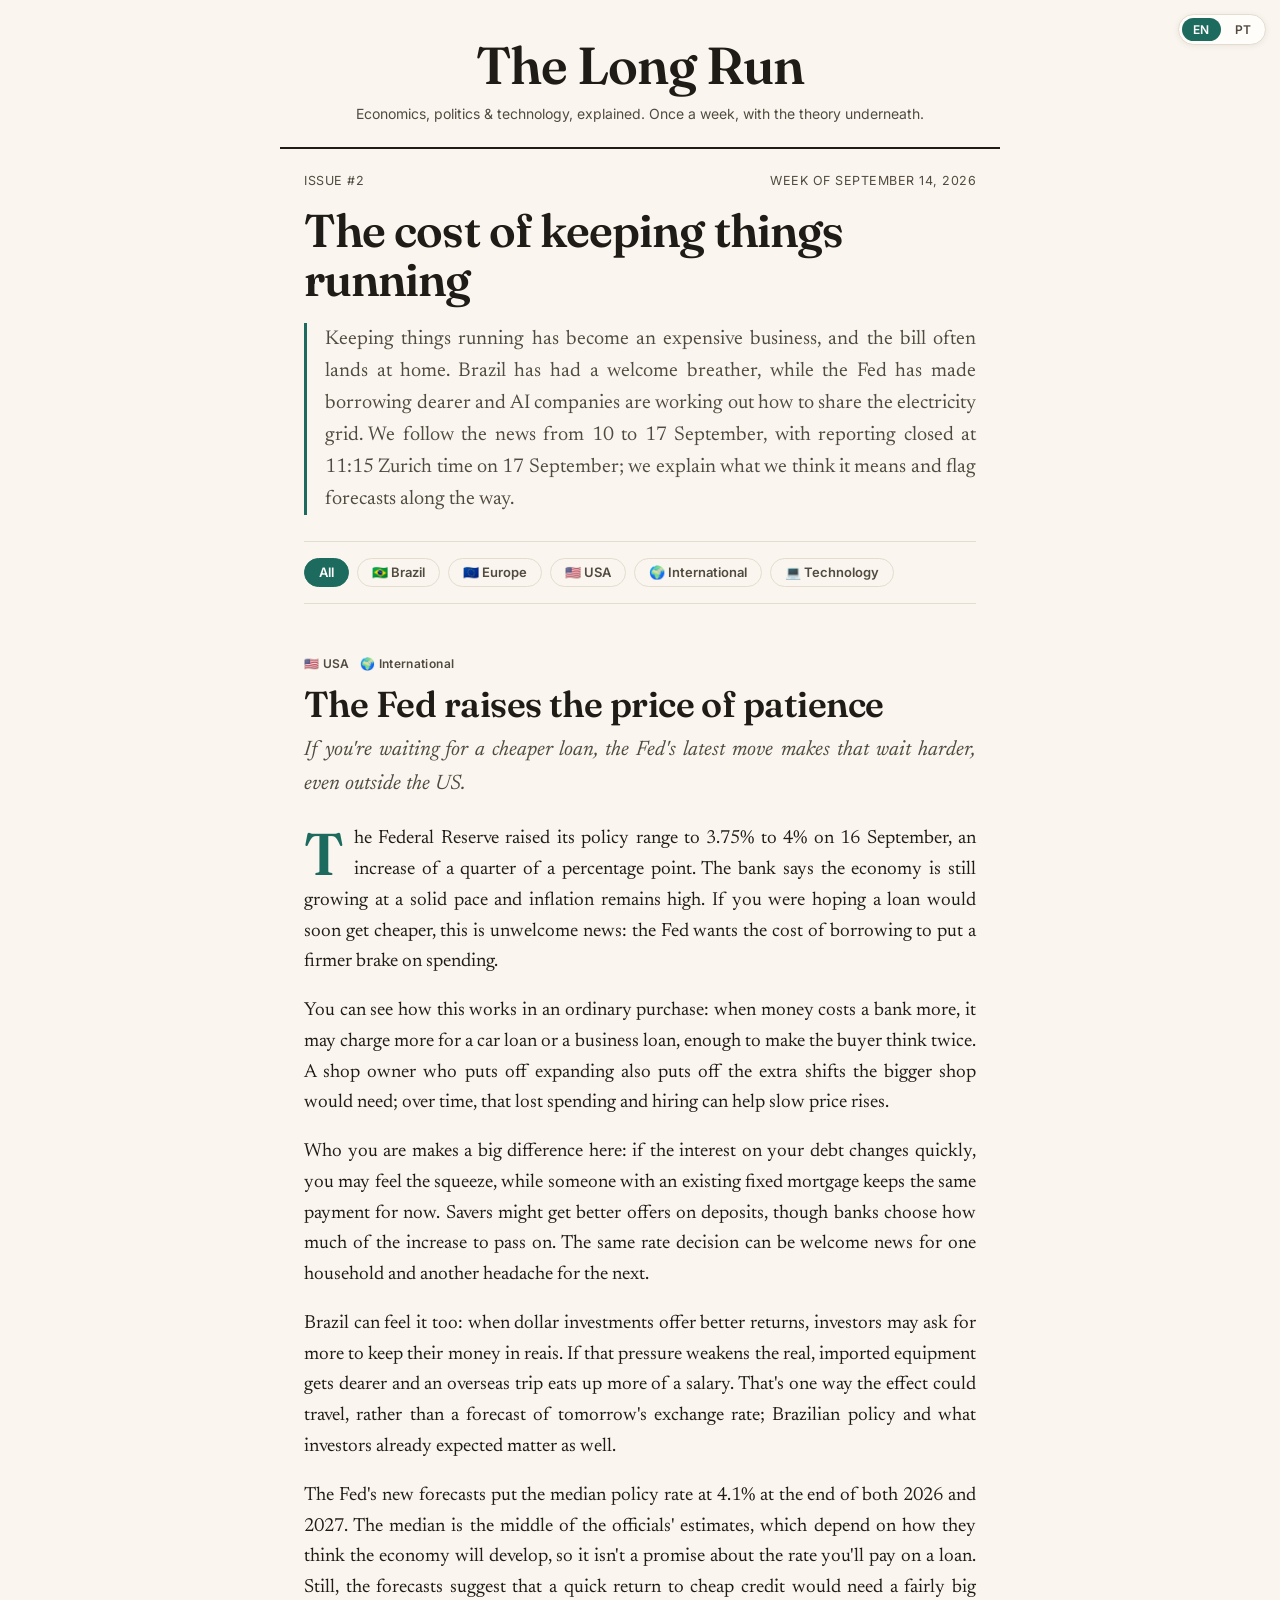
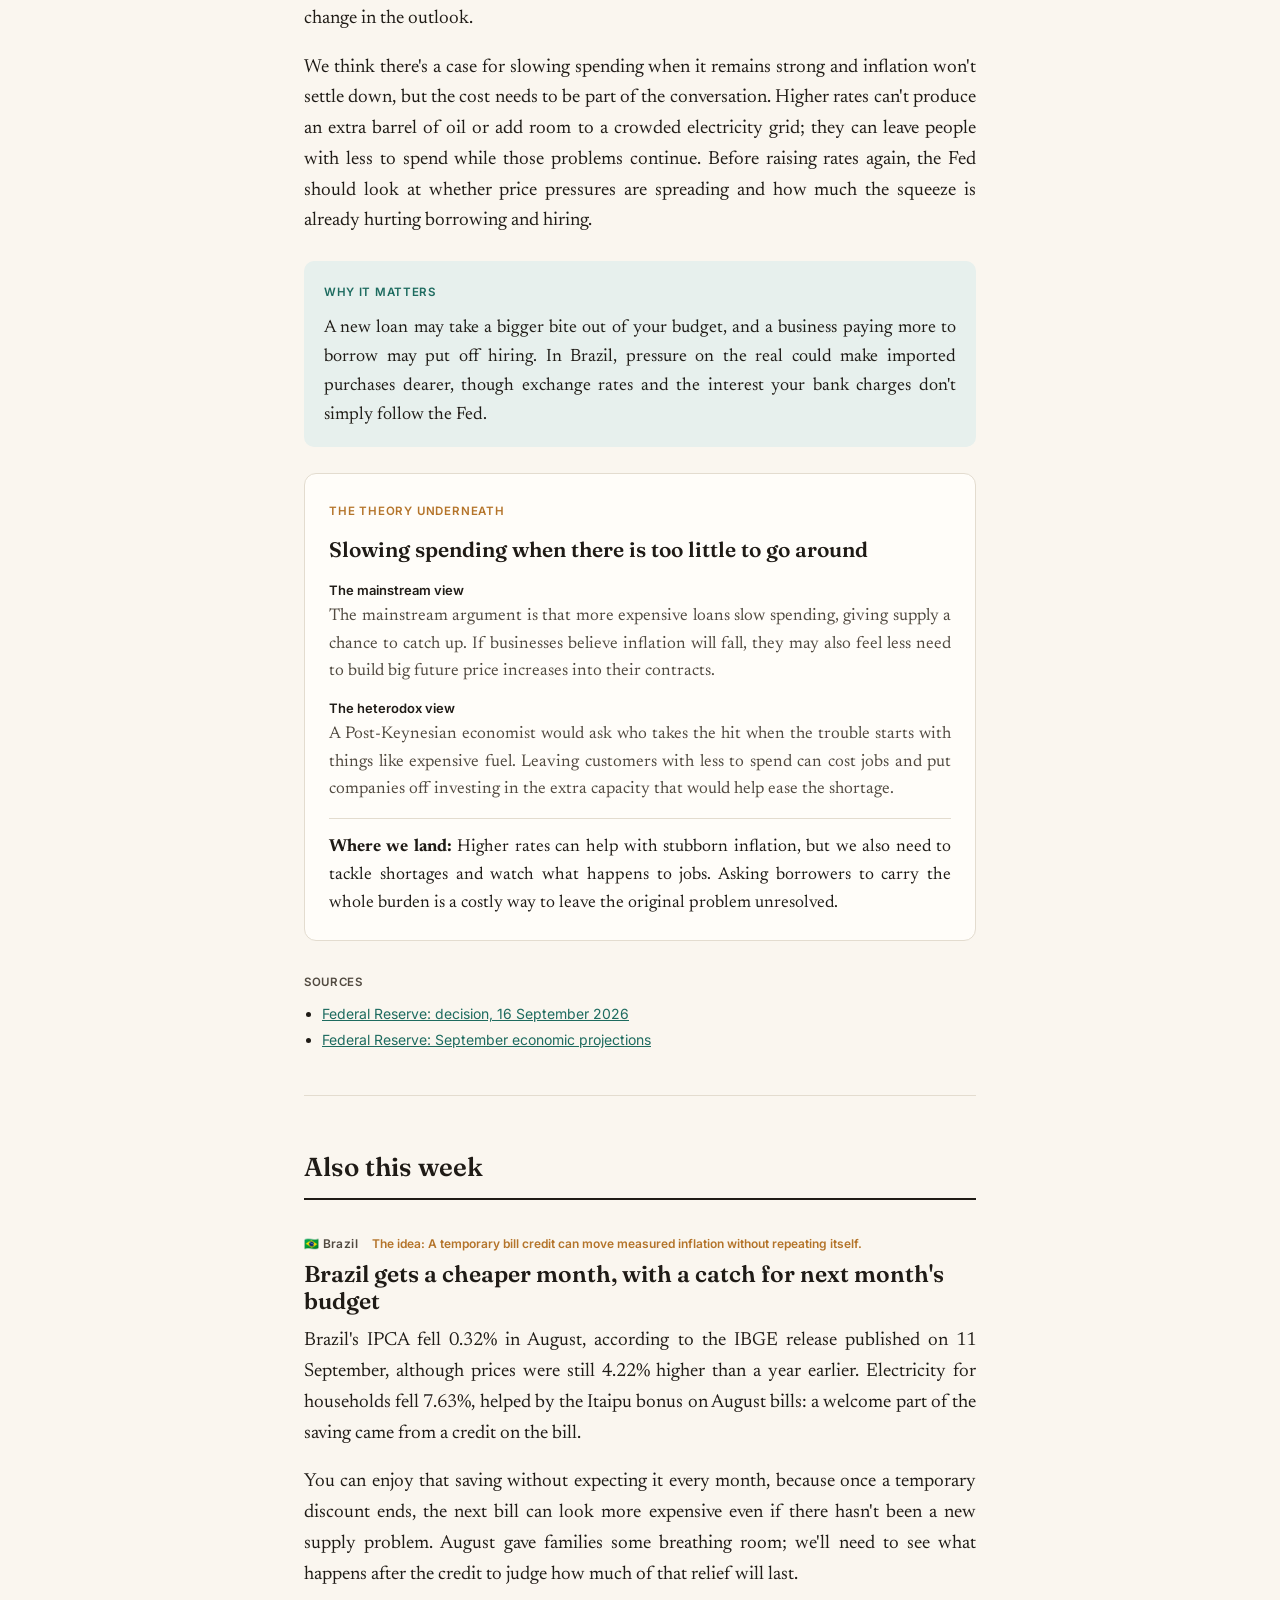
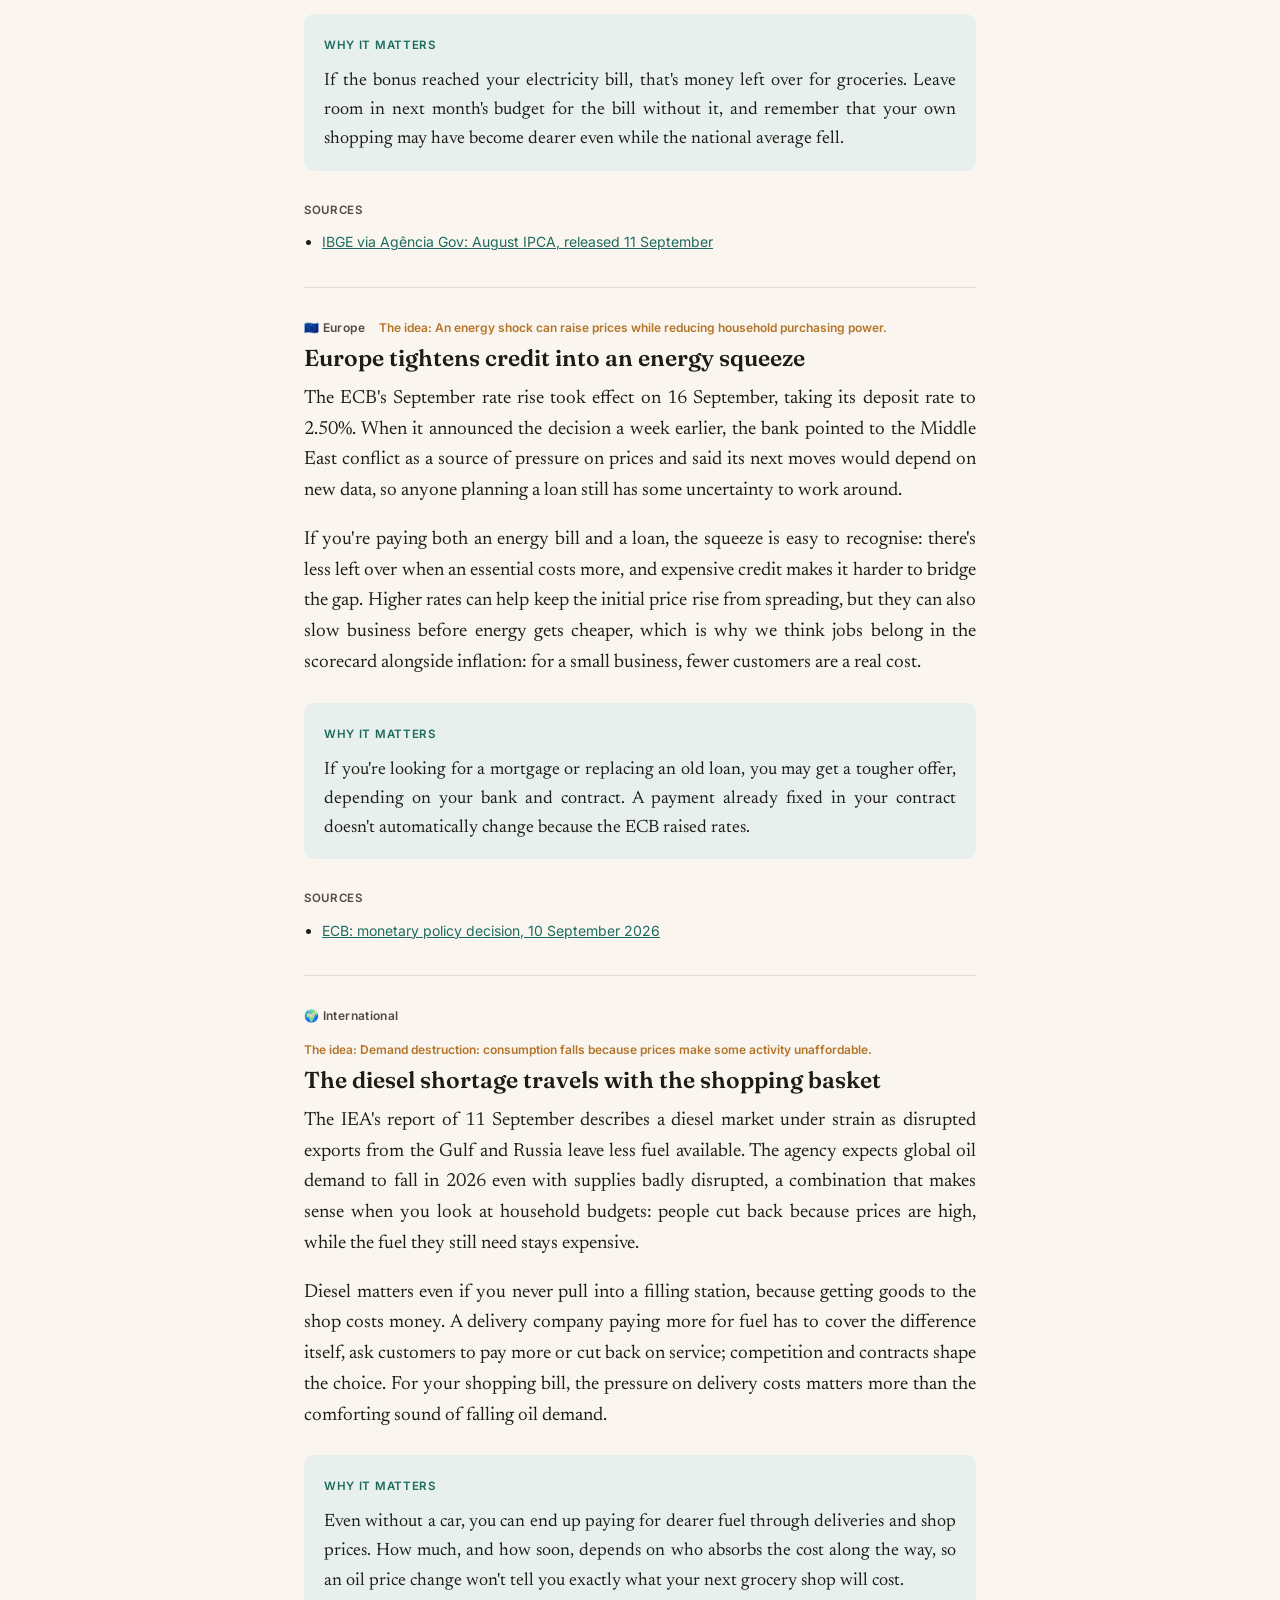
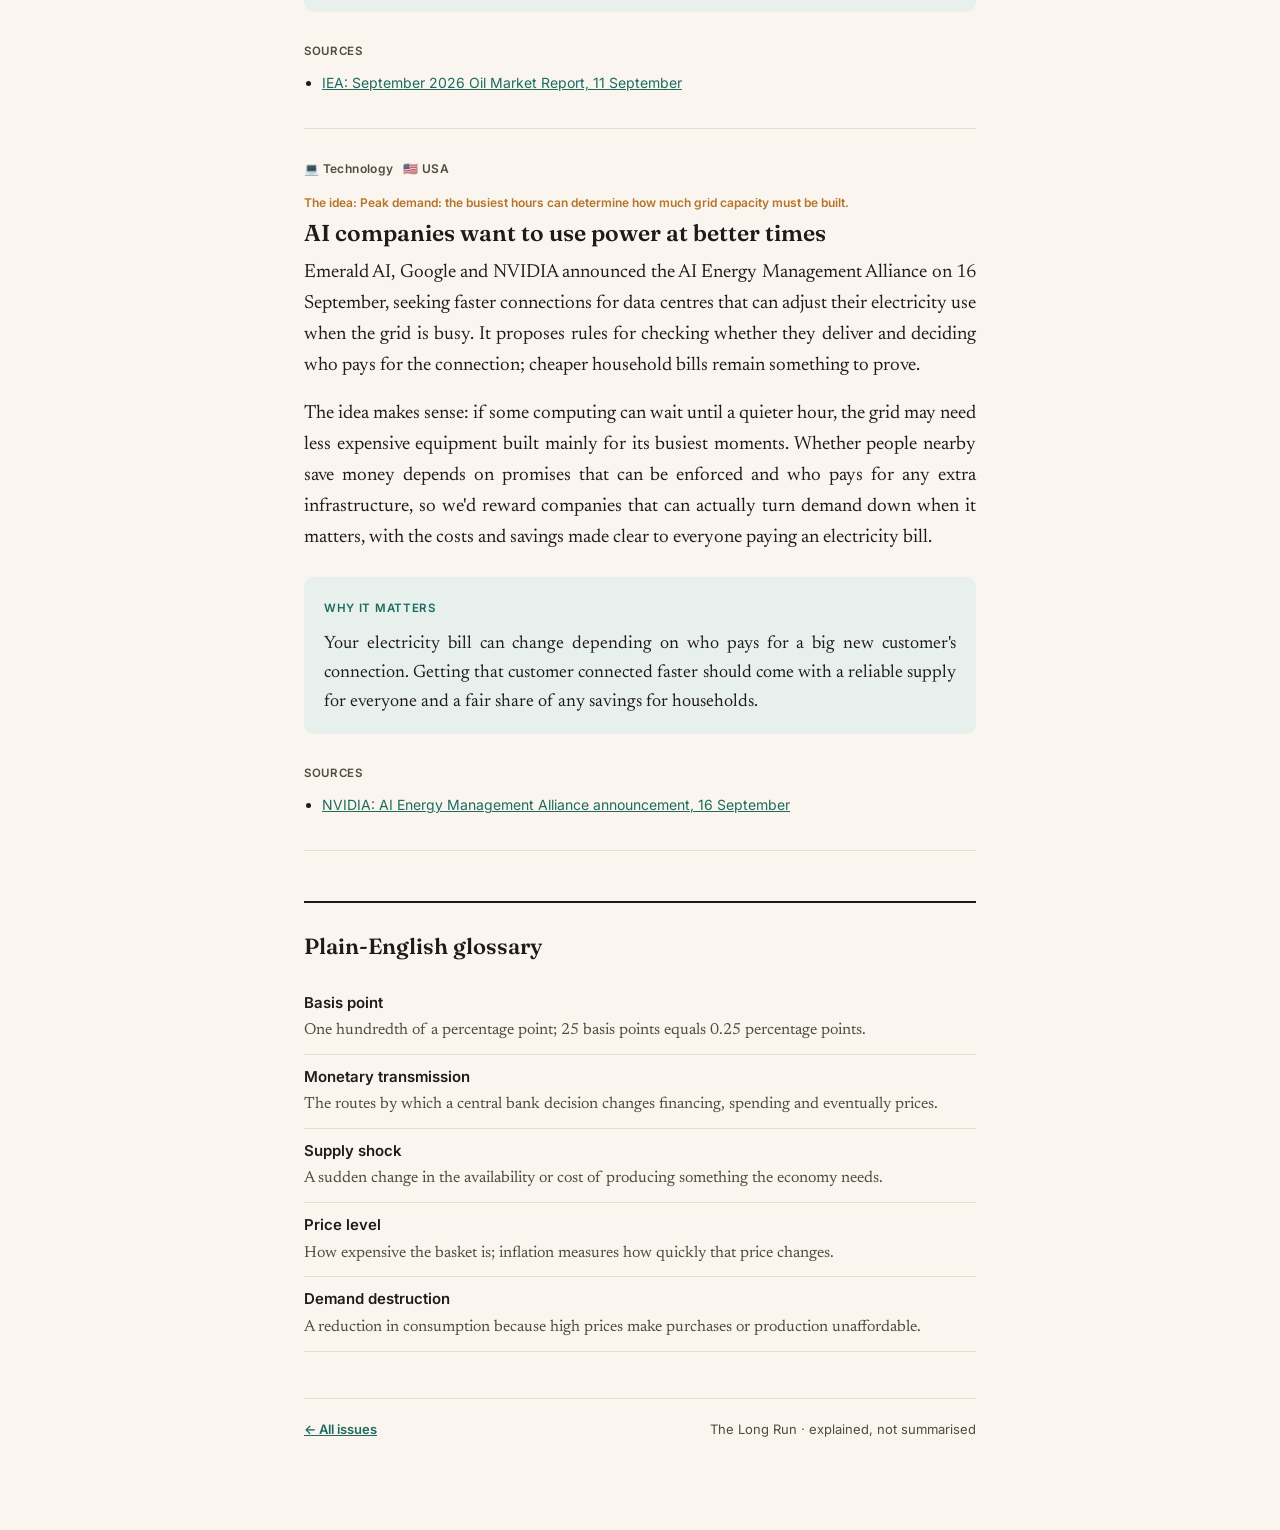
<file: issues/2026-09-14.html>
<!DOCTYPE html>
<html lang="en">
<head>
  <meta charset="utf-8">
  <meta name="viewport" content="width=device-width, initial-scale=1">
  <title>The cost of keeping things running · The Long Run #2</title>
  <meta name="description" content="Keeping things running has become an expensive business, and the bill often lands at home. Brazil has had a welcome breather, while the Fed has made borrowing dearer and AI companies are working out h">
  <link rel="preconnect" href="https://fonts.googleapis.com">
  <link rel="preconnect" href="https://fonts.gstatic.com" crossorigin>
  <link href="https://fonts.googleapis.com/css2?family=Fraunces:opsz,wght@9..144,400;9..144,500;9..144,600;9..144,700&family=Newsreader:ital,opsz@0,6..72;1,6..72&family=Inter:wght@400;500;600&display=swap" rel="stylesheet">
  <link rel="stylesheet" href="../style.css">
</head>
<body>
  
  <div class="lang-switch" id="lang-switch" aria-label="Language">
    <button data-set="en">EN</button><button data-set="pt">PT</button>
  </div>
  <header class="masthead">
    <a class="mast-name" href="../index.html">The Long Run</a>
    <p class="mast-tag"><span data-lang="en">Economics, politics &amp; technology, explained. Once a week, with the theory underneath.</span><span data-lang="pt">Economia, política e tecnologia, explicadas. Uma vez por semana, com a teoria por trás.</span></p>
  </header>
  <main class="issue">
    <div class="issue-meta">
      <span><span data-lang="en">Issue</span><span data-lang="pt">Edição</span> #2</span>
      <span><span data-lang="en">Week of</span><span data-lang="pt">Semana de</span> <span data-lang="en">September 14, 2026</span><span data-lang="pt">setembro 14, 2026</span></span>
    </div>
    <h1 class="issue-title"><span data-lang="en">The cost of keeping things running</span><span data-lang="pt">O custo de manter tudo funcionando</span></h1>
    <p class="editors-note"><span data-lang="en">Keeping things running has become an expensive business, and the bill often lands at home. Brazil has had a welcome breather, while the Fed has made borrowing dearer and AI companies are working out how to share the electricity grid. We follow the news from 10 to 17 September, with reporting closed at 11:15 Zurich time on 17 September; we explain what we think it means and flag forecasts along the way.</span><span data-lang="pt">Manter tudo funcionando anda caro, e boa parte da conta chega à nossa casa. O Brasil ganhou um respiro, enquanto o Fed encareceu o crédito e as empresas de IA discutem como dividir a rede elétrica com os demais consumidores. Acompanhamos as notícias de 10 a 17 de setembro, com apuração encerrada às 11h15 de Zurique em 17 de setembro; explicamos o que elas podem significar e indicamos quando estamos falando de projeções.</span></p>
    <nav class="pills" id="pills" aria-label="Filter by topic"><button class="pill active" data-cat="all"><span data-lang="en">All</span><span data-lang="pt">Tudo</span></button><button class="pill" data-cat="Brazil">🇧🇷 <span data-lang="en">Brazil</span><span data-lang="pt">Brasil</span></button><button class="pill" data-cat="Europe">🇪🇺 <span data-lang="en">Europe</span><span data-lang="pt">Europa</span></button><button class="pill" data-cat="USA">🇺🇸 <span data-lang="en">USA</span><span data-lang="pt">EUA</span></button><button class="pill" data-cat="International">🌍 <span data-lang="en">International</span><span data-lang="pt">Internacional</span></button><button class="pill" data-cat="Technology">💻 <span data-lang="en">Technology</span><span data-lang="pt">Tecnologia</span></button></nav>
    
  <article class="lead" data-cats="USA International">
    <div class="tag-row"><span class="tag">🇺🇸 <span data-lang="en">USA</span><span data-lang="pt">EUA</span></span><span class="tag">🌍 <span data-lang="en">International</span><span data-lang="pt">Internacional</span></span></div>
    <h2><span data-lang="en">The Fed raises the price of patience</span><span data-lang="pt">O Fed aumenta o preço da espera</span></h2>
    <p class="dek"><span data-lang="en">If you&#x27;re waiting for a cheaper loan, the Fed&#x27;s latest move makes that wait harder, even outside the US.</span><span data-lang="pt">Para quem espera um empréstimo mais barato, a nova decisão do Fed complica a espera, inclusive fora dos Estados Unidos.</span></p>
    <div class="body"><p><span data-lang="en">The Federal Reserve raised its policy range to 3.75% to 4% on 16 September, an increase of a quarter of a percentage point. The bank says the economy is still growing at a solid pace and inflation remains high. If you were hoping a loan would soon get cheaper, this is unwelcome news: the Fed wants the cost of borrowing to put a firmer brake on spending.</span><span data-lang="pt">O Federal Reserve elevou a faixa dos juros básicos para 3,75% a 4% em 16 de setembro, uma alta de 0,25 ponto percentual. Segundo o banco, a economia continua crescendo em ritmo sólido e a inflação segue alta. Para quem esperava um empréstimo mais barato, a notícia desanima: o Fed quer que o custo do crédito freie o gasto com mais força.</span></p>
<p><span data-lang="en">You can see how this works in an ordinary purchase: when money costs a bank more, it may charge more for a car loan or a business loan, enough to make the buyer think twice. A shop owner who puts off expanding also puts off the extra shifts the bigger shop would need; over time, that lost spending and hiring can help slow price rises.</span><span data-lang="pt">Dá para entender esse caminho numa compra comum: quando o dinheiro fica mais caro para o banco, ele pode cobrar mais no financiamento do carro ou no empréstimo da empresa, o suficiente para fazer o cliente pensar duas vezes. O comerciante que adia a ampliação da loja também adia os turnos extras de que ela precisaria; com o tempo, esse gasto e essas contratações que deixam de acontecer ajudam a desacelerar a alta dos preços.</span></p>
<p><span data-lang="en">Who you are makes a big difference here: if the interest on your debt changes quickly, you may feel the squeeze, while someone with an existing fixed mortgage keeps the same payment for now. Savers might get better offers on deposits, though banks choose how much of the increase to pass on. The same rate decision can be welcome news for one household and another headache for the next.</span><span data-lang="pt">O efeito muda bastante de uma pessoa para outra: se o juro da sua dívida muda rapidamente, você pode sentir o aperto, enquanto quem já tem um financiamento imobiliário com taxa fixa mantém a prestação por enquanto. Quem tem dinheiro guardado pode encontrar uma remuneração melhor, embora o banco decida quanto da alta vai repassar. A mesma decisão pode ser bem-vinda numa casa e virar mais uma dor de cabeça na vizinha.</span></p>
<p><span data-lang="en">Brazil can feel it too: when dollar investments offer better returns, investors may ask for more to keep their money in reais. If that pressure weakens the real, imported equipment gets dearer and an overseas trip eats up more of a salary. That&#x27;s one way the effect could travel, rather than a forecast of tomorrow&#x27;s exchange rate; Brazilian policy and what investors already expected matter as well.</span><span data-lang="pt">O Brasil também pode sentir: quando investir em dólar rende mais, o investidor pode pedir uma remuneração maior para manter o dinheiro em reais. Se essa pressão enfraquecer o real, o equipamento importado fica mais caro e a viagem ao exterior leva uma fatia maior do salário. Esse é um caminho possível, sem pretensão de prever o câmbio de amanhã; a política brasileira e o que os investidores já esperavam também contam.</span></p>
<p><span data-lang="en">The Fed&#x27;s new forecasts put the median policy rate at 4.1% at the end of both 2026 and 2027. The median is the middle of the officials&#x27; estimates, which depend on how they think the economy will develop, so it isn&#x27;t a promise about the rate you&#x27;ll pay on a loan. Still, the forecasts suggest that a quick return to cheap credit would need a fairly big change in the outlook.</span><span data-lang="pt">Nas novas projeções do Fed, a mediana dos juros fica em 4,1% no fim de 2026 e de 2027. A mediana é o valor do meio das estimativas dos dirigentes, que dependem de como eles esperam que a economia se comporte, então não representa uma promessa sobre o juro do seu empréstimo. Ainda assim, as projeções sugerem que uma volta rápida do crédito barato precisaria de uma mudança razoável no cenário.</span></p>
<p><span data-lang="en">We think there&#x27;s a case for slowing spending when it remains strong and inflation won&#x27;t settle down, but the cost needs to be part of the conversation. Higher rates can&#x27;t produce an extra barrel of oil or add room to a crowded electricity grid; they can leave people with less to spend while those problems continue. Before raising rates again, the Fed should look at whether price pressures are spreading and how much the squeeze is already hurting borrowing and hiring.</span><span data-lang="pt">Vemos motivo para frear o gasto quando ele segue forte e a inflação não cede, mas o custo precisa entrar na conversa. Juros maiores não produzem um barril extra de petróleo nem abrem espaço numa rede elétrica sobrecarregada; podem deixar as pessoas com menos dinheiro para gastar enquanto esses problemas continuam. Antes de subir os juros de novo, o Fed deveria olhar se a pressão dos preços está se espalhando e quanto o aperto já está pesando no crédito e nas contratações.</span></p></div>
    <div class="why"><span class="why-label"><span data-lang="en">Why it matters</span><span data-lang="pt">Por que importa</span></span><p><span data-lang="en">A new loan may take a bigger bite out of your budget, and a business paying more to borrow may put off hiring. In Brazil, pressure on the real could make imported purchases dearer, though exchange rates and the interest your bank charges don&#x27;t simply follow the Fed.</span><span data-lang="pt">Um novo empréstimo pode pesar mais no seu orçamento, e uma empresa que paga mais para tomar crédito pode adiar contratações. No Brasil, uma pressão sobre o real poderia encarecer as compras importadas, embora o câmbio e o juro do seu banco não sigam o Fed automaticamente.</span></p></div>
    
    <aside class="theory">
      <span class="theory-kicker"><span data-lang="en">The theory underneath</span><span data-lang="pt">A teoria por trás</span></span>
      <h4><span data-lang="en">Slowing spending when there is too little to go around</span><span data-lang="pt">Frear o gasto quando falta produto para atender todo mundo</span></h4>
      <div class="lens-row"><span class="lens-name"><span data-lang="en">The mainstream view</span><span data-lang="pt">A visão ortodoxa</span></span><p><span data-lang="en">The mainstream argument is that more expensive loans slow spending, giving supply a chance to catch up. If businesses believe inflation will fall, they may also feel less need to build big future price increases into their contracts.</span><span data-lang="pt">Na visão mais convencional, empréstimos mais caros freiam o gasto e dão tempo para a oferta acompanhar. Se as empresas acreditarem que a inflação vai cair, também podem sentir menos necessidade de prever grandes reajustes nos contratos.</span></p></div><div class="lens-row"><span class="lens-name"><span data-lang="en">The heterodox view</span><span data-lang="pt">A visão heterodoxa</span></span><p><span data-lang="en">A Post-Keynesian economist would ask who takes the hit when the trouble starts with things like expensive fuel. Leaving customers with less to spend can cost jobs and put companies off investing in the extra capacity that would help ease the shortage.</span><span data-lang="pt">Um economista pós-keynesiano perguntaria quem paga o preço quando o problema começa, por exemplo, no combustível caro. Deixar os clientes com menos dinheiro pode custar empregos e desanimar a empresa a investir justamente na capacidade que ajudaria a aliviar a falta de produto.</span></p></div>
      <p class="lens-takeaway"><strong><span data-lang="en">Where we land:</span><span data-lang="pt">Onde ficamos:</span></strong> <span data-lang="en">Higher rates can help with stubborn inflation, but we also need to tackle shortages and watch what happens to jobs. Asking borrowers to carry the whole burden is a costly way to leave the original problem unresolved.</span><span data-lang="pt">Juros maiores podem ajudar quando a inflação insiste, mas também precisamos enfrentar a escassez e acompanhar o emprego. Pedir a quem toma crédito que carregue todo o peso custa caro e deixa o problema original por resolver.</span></p>
    </aside>
    <div class="sources"><span class="sources-label"><span data-lang="en">Sources</span><span data-lang="pt">Fontes</span></span><ul><li><a href="https://www.federalreserve.gov/newsevents/pressreleases/monetary20260916a.htm" target="_blank" rel="noopener">Federal Reserve: decision, 16 September 2026</a></li><li><a href="https://www.federalreserve.gov/monetarypolicy/fomcprojtabl20260916.htm" target="_blank" rel="noopener">Federal Reserve: September economic projections</a></li></ul></div>
  </article>
    <section class="briefs" id="briefs-section"><h2 class="section-rule"><span data-lang="en">Also this week</span><span data-lang="pt">Também esta semana</span></h2><div class="brief-grid">
  <article class="brief" data-cats="Brazil">
    <div class="brief-head"><div class="tag-row"><span class="tag">🇧🇷 <span data-lang="en">Brazil</span><span data-lang="pt">Brasil</span></span></div><span class="concept"><span data-lang="en">The idea:</span><span data-lang="pt">A ideia:</span> <span data-lang="en">A temporary bill credit can move measured inflation without repeating itself.</span><span data-lang="pt">Um crédito temporário na conta pode mexer com a inflação medida sem se repetir.</span></span></div>
    <h3><span data-lang="en">Brazil gets a cheaper month, with a catch for next month&#x27;s budget</span><span data-lang="pt">O Brasil teve um mês mais barato, mas o desconto pede atenção</span></h3>
    <div class="body"><p><span data-lang="en">Brazil&#x27;s IPCA fell 0.32% in August, according to the IBGE release published on 11 September, although prices were still 4.22% higher than a year earlier. Electricity for households fell 7.63%, helped by the Itaipu bonus on August bills: a welcome part of the saving came from a credit on the bill.</span><span data-lang="pt">O IPCA caiu 0,32% em agosto, segundo a divulgação do IBGE de 11 de setembro, embora os preços ainda estivessem 4,22% acima do nível de um ano antes. A energia elétrica residencial recuou 7,63%, com ajuda do Bônus de Itaipu nas faturas de agosto: uma parte bem-vinda da economia veio desse crédito na conta.</span></p>
<p><span data-lang="en">You can enjoy that saving without expecting it every month, because once a temporary discount ends, the next bill can look more expensive even if there hasn&#x27;t been a new supply problem. August gave families some breathing room; we&#x27;ll need to see what happens after the credit to judge how much of that relief will last.</span><span data-lang="pt">Dá para aproveitar a economia sem contar com ela todo mês, porque, quando um desconto temporário acaba, a conta seguinte pode parecer mais cara mesmo sem um novo problema de oferta. Agosto deu um respiro às famílias; para saber quanto desse alívio vai durar, precisamos ver o que acontece depois do crédito.</span></p></div>
    <div class="why"><span class="why-label"><span data-lang="en">Why it matters</span><span data-lang="pt">Por que importa</span></span><p><span data-lang="en">If the bonus reached your electricity bill, that&#x27;s money left over for groceries. Leave room in next month&#x27;s budget for the bill without it, and remember that your own shopping may have become dearer even while the national average fell.</span><span data-lang="pt">Se o bônus chegou à sua conta de luz, sobrou dinheiro para o supermercado. Vale deixar espaço no orçamento para a fatura sem ele e lembrar que as suas compras podem ter encarecido mesmo com a queda da média nacional.</span></p></div>
    <div class="sources"><span class="sources-label"><span data-lang="en">Sources</span><span data-lang="pt">Fontes</span></span><ul><li><a href="https://agenciagov.ebc.com.br/noticias/202609/precos-da-energia-eletrica-e-dos-alimentos-caem-e-pais-tem-deflacao-em-agosto" target="_blank" rel="noopener">IBGE via Agência Gov: August IPCA, released 11 September</a></li></ul></div>
  </article>
  <article class="brief" data-cats="Europe">
    <div class="brief-head"><div class="tag-row"><span class="tag">🇪🇺 <span data-lang="en">Europe</span><span data-lang="pt">Europa</span></span></div><span class="concept"><span data-lang="en">The idea:</span><span data-lang="pt">A ideia:</span> <span data-lang="en">An energy shock can raise prices while reducing household purchasing power.</span><span data-lang="pt">Um choque de energia pode elevar os preços enquanto reduz o poder de compra das famílias.</span></span></div>
    <h3><span data-lang="en">Europe tightens credit into an energy squeeze</span><span data-lang="pt">A Europa aperta o crédito em meio à pressão da energia</span></h3>
    <div class="body"><p><span data-lang="en">The ECB&#x27;s September rate rise took effect on 16 September, taking its deposit rate to 2.50%. When it announced the decision a week earlier, the bank pointed to the Middle East conflict as a source of pressure on prices and said its next moves would depend on new data, so anyone planning a loan still has some uncertainty to work around.</span><span data-lang="pt">A alta de setembro do BCE entrou em vigor em 16 de setembro, levando a taxa de depósito a 2,50%. Ao anunciar a decisão, na semana anterior, o banco apontou o conflito no Oriente Médio como uma fonte de pressão sobre os preços e disse que os próximos passos vão depender dos novos dados, então quem planeja um empréstimo ainda tem alguma incerteza pela frente.</span></p>
<p><span data-lang="en">If you&#x27;re paying both an energy bill and a loan, the squeeze is easy to recognise: there&#x27;s less left over when an essential costs more, and expensive credit makes it harder to bridge the gap. Higher rates can help keep the initial price rise from spreading, but they can also slow business before energy gets cheaper, which is why we think jobs belong in the scorecard alongside inflation: for a small business, fewer customers are a real cost.</span><span data-lang="pt">Quem paga conta de energia e prestação conhece o aperto: sobra menos quando um item essencial encarece, e o crédito caro dificulta cobrir a diferença. Juros maiores podem ajudar a impedir que a alta inicial se espalhe, mas também podem frear os negócios antes que a energia barateie, por isso achamos que o emprego precisa entrar nessa avaliação junto com a inflação: para um pequeno negócio, perder clientes tem um custo bem concreto.</span></p></div>
    <div class="why"><span class="why-label"><span data-lang="en">Why it matters</span><span data-lang="pt">Por que importa</span></span><p><span data-lang="en">If you&#x27;re looking for a mortgage or replacing an old loan, you may get a tougher offer, depending on your bank and contract. A payment already fixed in your contract doesn&#x27;t automatically change because the ECB raised rates.</span><span data-lang="pt">Se você busca um financiamento imobiliário ou precisa trocar uma dívida por outra, pode encontrar condições piores, dependendo do banco e do contrato. Uma prestação já fixada no contrato não muda automaticamente porque o BCE subiu os juros.</span></p></div>
    <div class="sources"><span class="sources-label"><span data-lang="en">Sources</span><span data-lang="pt">Fontes</span></span><ul><li><a href="https://www.ecb.europa.eu/press/pr/date/2026/html/ecb.mp260910~314e508016.en.html" target="_blank" rel="noopener">ECB: monetary policy decision, 10 September 2026</a></li></ul></div>
  </article>
  <article class="brief" data-cats="International">
    <div class="brief-head"><div class="tag-row"><span class="tag">🌍 <span data-lang="en">International</span><span data-lang="pt">Internacional</span></span></div><span class="concept"><span data-lang="en">The idea:</span><span data-lang="pt">A ideia:</span> <span data-lang="en">Demand destruction: consumption falls because prices make some activity unaffordable.</span><span data-lang="pt">Destruição de demanda: o consumo cai porque os preços tornam parte da atividade inviável.</span></span></div>
    <h3><span data-lang="en">The diesel shortage travels with the shopping basket</span><span data-lang="pt">O aperto do diesel viaja junto com a cesta de compras</span></h3>
    <div class="body"><p><span data-lang="en">The IEA&#x27;s report of 11 September describes a diesel market under strain as disrupted exports from the Gulf and Russia leave less fuel available. The agency expects global oil demand to fall in 2026 even with supplies badly disrupted, a combination that makes sense when you look at household budgets: people cut back because prices are high, while the fuel they still need stays expensive.</span><span data-lang="pt">O relatório da AIE de 11 de setembro descreve um mercado de diesel apertado, com as interrupções nas exportações do Golfo e da Rússia reduzindo o combustível disponível. A agência espera queda na demanda mundial de petróleo em 2026 mesmo com a oferta bastante comprometida, uma combinação que faz sentido quando olhamos para o orçamento das famílias: as pessoas cortam o consumo porque o preço está alto, enquanto o combustível de que ainda precisam continua caro.</span></p>
<p><span data-lang="en">Diesel matters even if you never pull into a filling station, because getting goods to the shop costs money. A delivery company paying more for fuel has to cover the difference itself, ask customers to pay more or cut back on service; competition and contracts shape the choice. For your shopping bill, the pressure on delivery costs matters more than the comforting sound of falling oil demand.</span><span data-lang="pt">O diesel importa mesmo para quem nunca para no posto, porque levar a mercadoria até a loja custa dinheiro. A transportadora que paga mais pelo combustível precisa cobrir a diferença, pedir um frete maior ou reduzir o serviço; a concorrência e o contrato influenciam essa escolha. Para a sua conta de supermercado, a pressão sobre o frete diz mais do que o alívio que a expressão queda na demanda de petróleo pode sugerir.</span></p></div>
    <div class="why"><span class="why-label"><span data-lang="en">Why it matters</span><span data-lang="pt">Por que importa</span></span><p><span data-lang="en">Even without a car, you can end up paying for dearer fuel through deliveries and shop prices. How much, and how soon, depends on who absorbs the cost along the way, so an oil price change won&#x27;t tell you exactly what your next grocery shop will cost.</span><span data-lang="pt">Mesmo sem carro, você pode acabar pagando pelo combustível mais caro nas entregas e nas compras. Quanto e quando depende de quem absorve o custo pelo caminho, então a cotação do petróleo não diz exatamente quanto vai custar a próxima ida ao supermercado.</span></p></div>
    <div class="sources"><span class="sources-label"><span data-lang="en">Sources</span><span data-lang="pt">Fontes</span></span><ul><li><a href="https://www.iea.org/reports/oil-market-report-september-2026?language=de" target="_blank" rel="noopener">IEA: September 2026 Oil Market Report, 11 September</a></li></ul></div>
  </article>
  <article class="brief" data-cats="Technology USA">
    <div class="brief-head"><div class="tag-row"><span class="tag">💻 <span data-lang="en">Technology</span><span data-lang="pt">Tecnologia</span></span><span class="tag">🇺🇸 <span data-lang="en">USA</span><span data-lang="pt">EUA</span></span></div><span class="concept"><span data-lang="en">The idea:</span><span data-lang="pt">A ideia:</span> <span data-lang="en">Peak demand: the busiest hours can determine how much grid capacity must be built.</span><span data-lang="pt">Demanda de pico: as horas mais carregadas podem determinar quanta capacidade a rede precisa ter.</span></span></div>
    <h3><span data-lang="en">AI companies want to use power at better times</span><span data-lang="pt">Empresas de IA querem usar energia em horários melhores</span></h3>
    <div class="body"><p><span data-lang="en">Emerald AI, Google and NVIDIA announced the AI Energy Management Alliance on 16 September, seeking faster connections for data centres that can adjust their electricity use when the grid is busy. It proposes rules for checking whether they deliver and deciding who pays for the connection; cheaper household bills remain something to prove.</span><span data-lang="pt">Emerald AI, Google e NVIDIA anunciaram a AI Energy Management Alliance em 16 de setembro, buscando acelerar a conexão dos data centers que conseguem ajustar o consumo de energia quando a rede está mais carregada. Propõe regras para verificar se eles cumprem o combinado e definir quem paga pela conexão; a redução na conta das famílias ainda precisa ser comprovada.</span></p>
<p><span data-lang="en">The idea makes sense: if some computing can wait until a quieter hour, the grid may need less expensive equipment built mainly for its busiest moments. Whether people nearby save money depends on promises that can be enforced and who pays for any extra infrastructure, so we&#x27;d reward companies that can actually turn demand down when it matters, with the costs and savings made clear to everyone paying an electricity bill.</span><span data-lang="pt">A ideia faz sentido: se parte do processamento puder esperar por um horário mais tranquilo, a rede talvez precise de menos equipamento caro, construído principalmente para os momentos de maior uso. A economia para quem mora perto depende de promessas que possam ser cobradas e de quem paga por uma eventual ampliação da infraestrutura, por isso vale premiar as empresas que conseguem reduzir o consumo na hora necessária, com custos e economias claros para todos que pagam conta de luz.</span></p></div>
    <div class="why"><span class="why-label"><span data-lang="en">Why it matters</span><span data-lang="pt">Por que importa</span></span><p><span data-lang="en">Your electricity bill can change depending on who pays for a big new customer&#x27;s connection. Getting that customer connected faster should come with a reliable supply for everyone and a fair share of any savings for households.</span><span data-lang="pt">Sua conta de luz pode mudar dependendo de quem paga pela conexão de um novo grande consumidor. Conectar esse cliente mais rápido precisa vir junto com energia confiável para todos e uma divisão justa da economia com as famílias.</span></p></div>
    <div class="sources"><span class="sources-label"><span data-lang="en">Sources</span><span data-lang="pt">Fontes</span></span><ul><li><a href="https://blogs.nvidia.com/blog/ai-energy-management-alliance/" target="_blank" rel="noopener">NVIDIA: AI Energy Management Alliance announcement, 16 September</a></li></ul></div>
  </article></div></section>
    <section class="glossary"><h3><span data-lang="en">Plain-English glossary</span><span data-lang="pt">Glossário</span></h3><dl><div class="gloss-item"><dt><span data-lang="en">Basis point</span><span data-lang="pt">Ponto-base</span></dt><dd><span data-lang="en">One hundredth of a percentage point; 25 basis points equals 0.25 percentage points.</span><span data-lang="pt">Um centésimo de ponto percentual; 25 pontos-base equivalem a 0,25 ponto percentual.</span></dd></div><div class="gloss-item"><dt><span data-lang="en">Monetary transmission</span><span data-lang="pt">Transmissão monetária</span></dt><dd><span data-lang="en">The routes by which a central bank decision changes financing, spending and eventually prices.</span><span data-lang="pt">Os caminhos pelos quais uma decisão do banco central altera o financiamento, o gasto e, depois, os preços.</span></dd></div><div class="gloss-item"><dt><span data-lang="en">Supply shock</span><span data-lang="pt">Choque de oferta</span></dt><dd><span data-lang="en">A sudden change in the availability or cost of producing something the economy needs.</span><span data-lang="pt">Uma mudança repentina na disponibilidade ou no custo de produzir algo de que a economia precisa.</span></dd></div><div class="gloss-item"><dt><span data-lang="en">Price level</span><span data-lang="pt">Nível de preços</span></dt><dd><span data-lang="en">How expensive the basket is; inflation measures how quickly that price changes.</span><span data-lang="pt">Quanto custa a cesta; a inflação mede a velocidade com que esse preço muda.</span></dd></div><div class="gloss-item"><dt><span data-lang="en">Demand destruction</span><span data-lang="pt">Destruição de demanda</span></dt><dd><span data-lang="en">A reduction in consumption because high prices make purchases or production unaffordable.</span><span data-lang="pt">A redução do consumo porque os preços tornam compras ou produção inviáveis.</span></dd></div></dl></section>
    <footer class="issue-foot">
      <a href="../index.html"><span data-lang="en">← All issues</span><span data-lang="pt">← Todas as edições</span></a>
      <span>The Long Run · <span data-lang="en">explained, not summarised</span><span data-lang="pt">explicado, não resumido</span></span>
    </footer>
  </main>
  
<script>
(function(){
  var pills = Array.prototype.slice.call(document.querySelectorAll('#pills .pill'));
  var arts = Array.prototype.slice.call(document.querySelectorAll('[data-cats]'));
  var briefsSection = document.getElementById('briefs-section');
  function catsOf(el){ return el.getAttribute('data-cats').split(' ').filter(Boolean); }
  pills.forEach(function(p){
    var cat = p.getAttribute('data-cat');
    if(cat === 'all') return;
    if(arts.filter(function(a){ return catsOf(a).indexOf(cat) > -1; }).length === 0){
      p.disabled = true; p.classList.add('empty');
    }
  });
  function apply(cat){
    arts.forEach(function(a){
      a.style.display = (cat === 'all' || catsOf(a).indexOf(cat) > -1) ? '' : 'none';
    });
    if(briefsSection){
      var any = arts.some(function(a){ return a.classList.contains('brief') && a.style.display !== 'none'; });
      briefsSection.querySelector('.section-rule').style.display = any ? '' : 'none';
    }
    pills.forEach(function(p){ p.classList.toggle('active', p.getAttribute('data-cat') === cat); });
  }
  pills.forEach(function(p){ p.addEventListener('click', function(){ if(!p.disabled) apply(p.getAttribute('data-cat')); }); });
})();
</script>
  
<script>
(function(){
  var saved = localStorage.getItem('lr-lang') || 'en';
  var btns = Array.prototype.slice.call(document.querySelectorAll('#lang-switch button'));
  function set(l){
    document.documentElement.setAttribute('lang', l);
    localStorage.setItem('lr-lang', l);
    btns.forEach(function(b){ b.classList.toggle('active', b.getAttribute('data-set') === l); });
  }
  btns.forEach(function(b){ b.addEventListener('click', function(){ set(b.getAttribute('data-set')); }); });
  set(saved);
})();
</script>
</body>
</html>
</file>
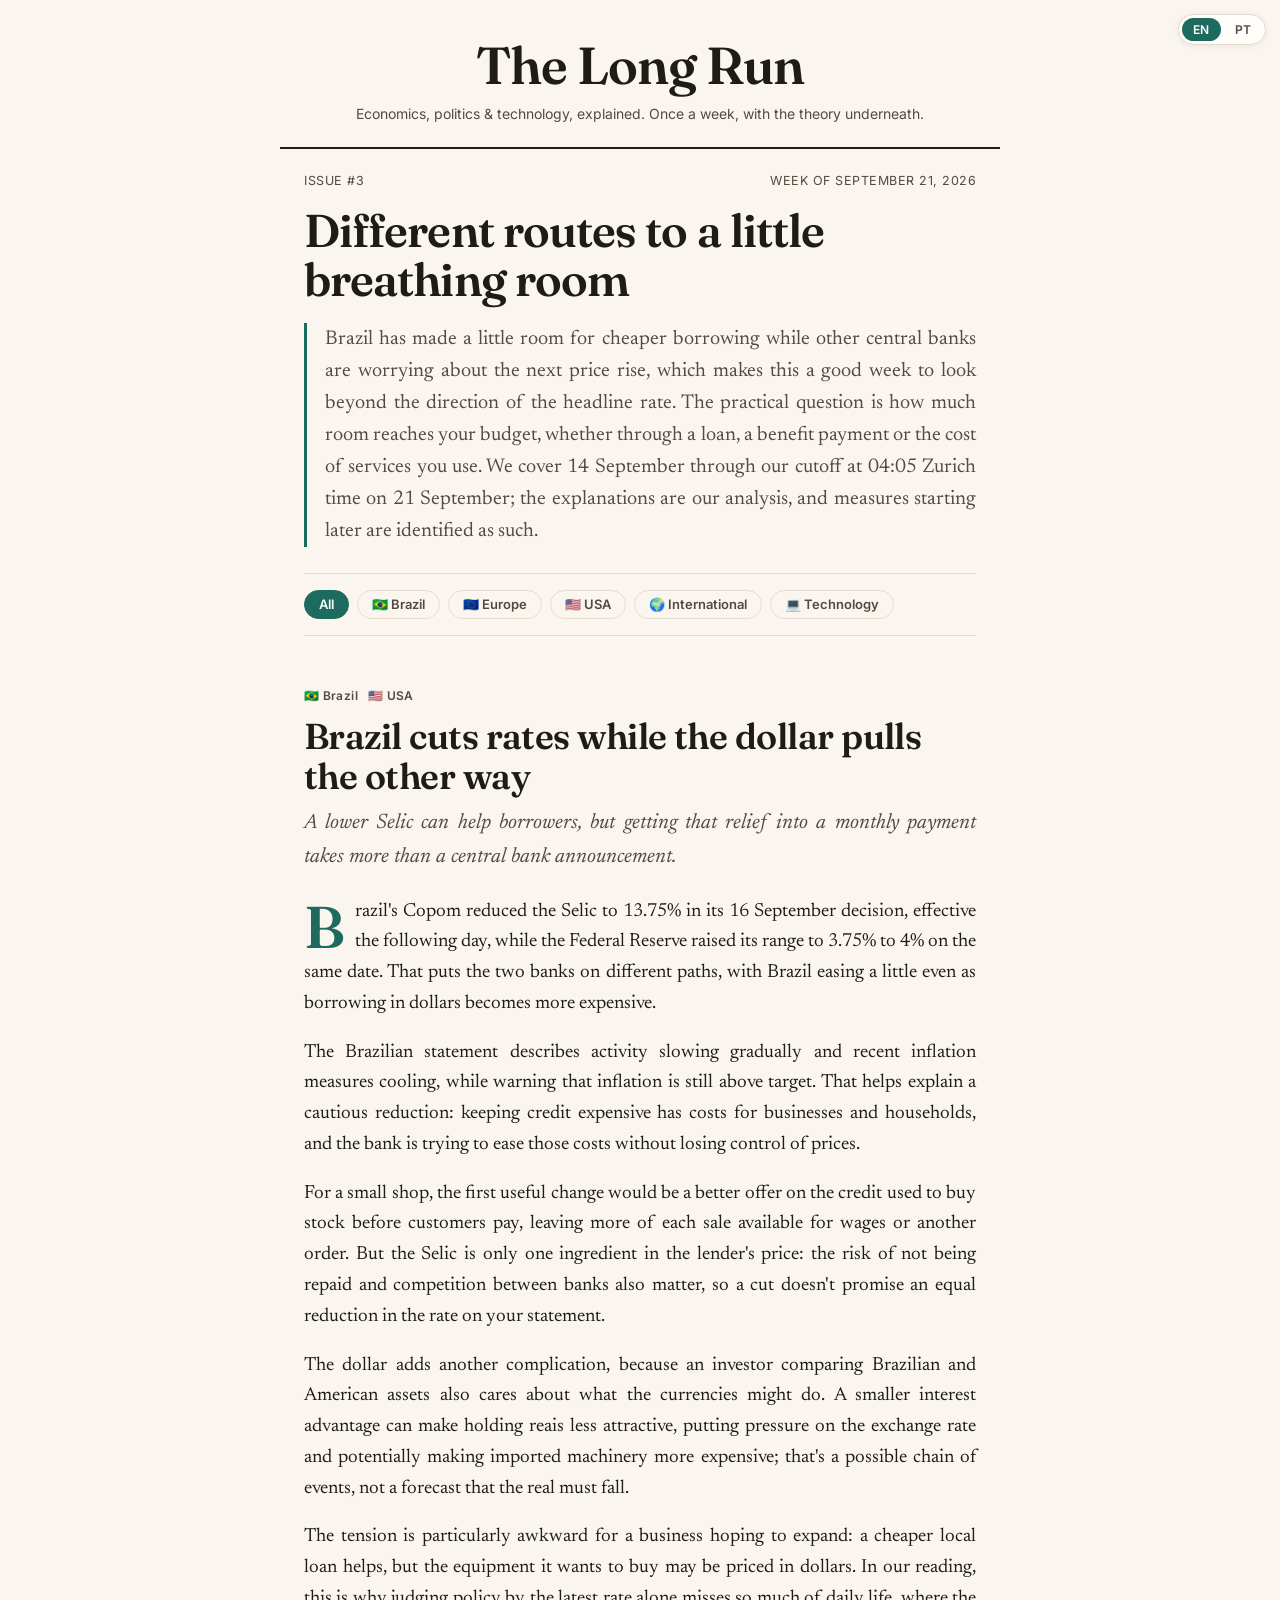
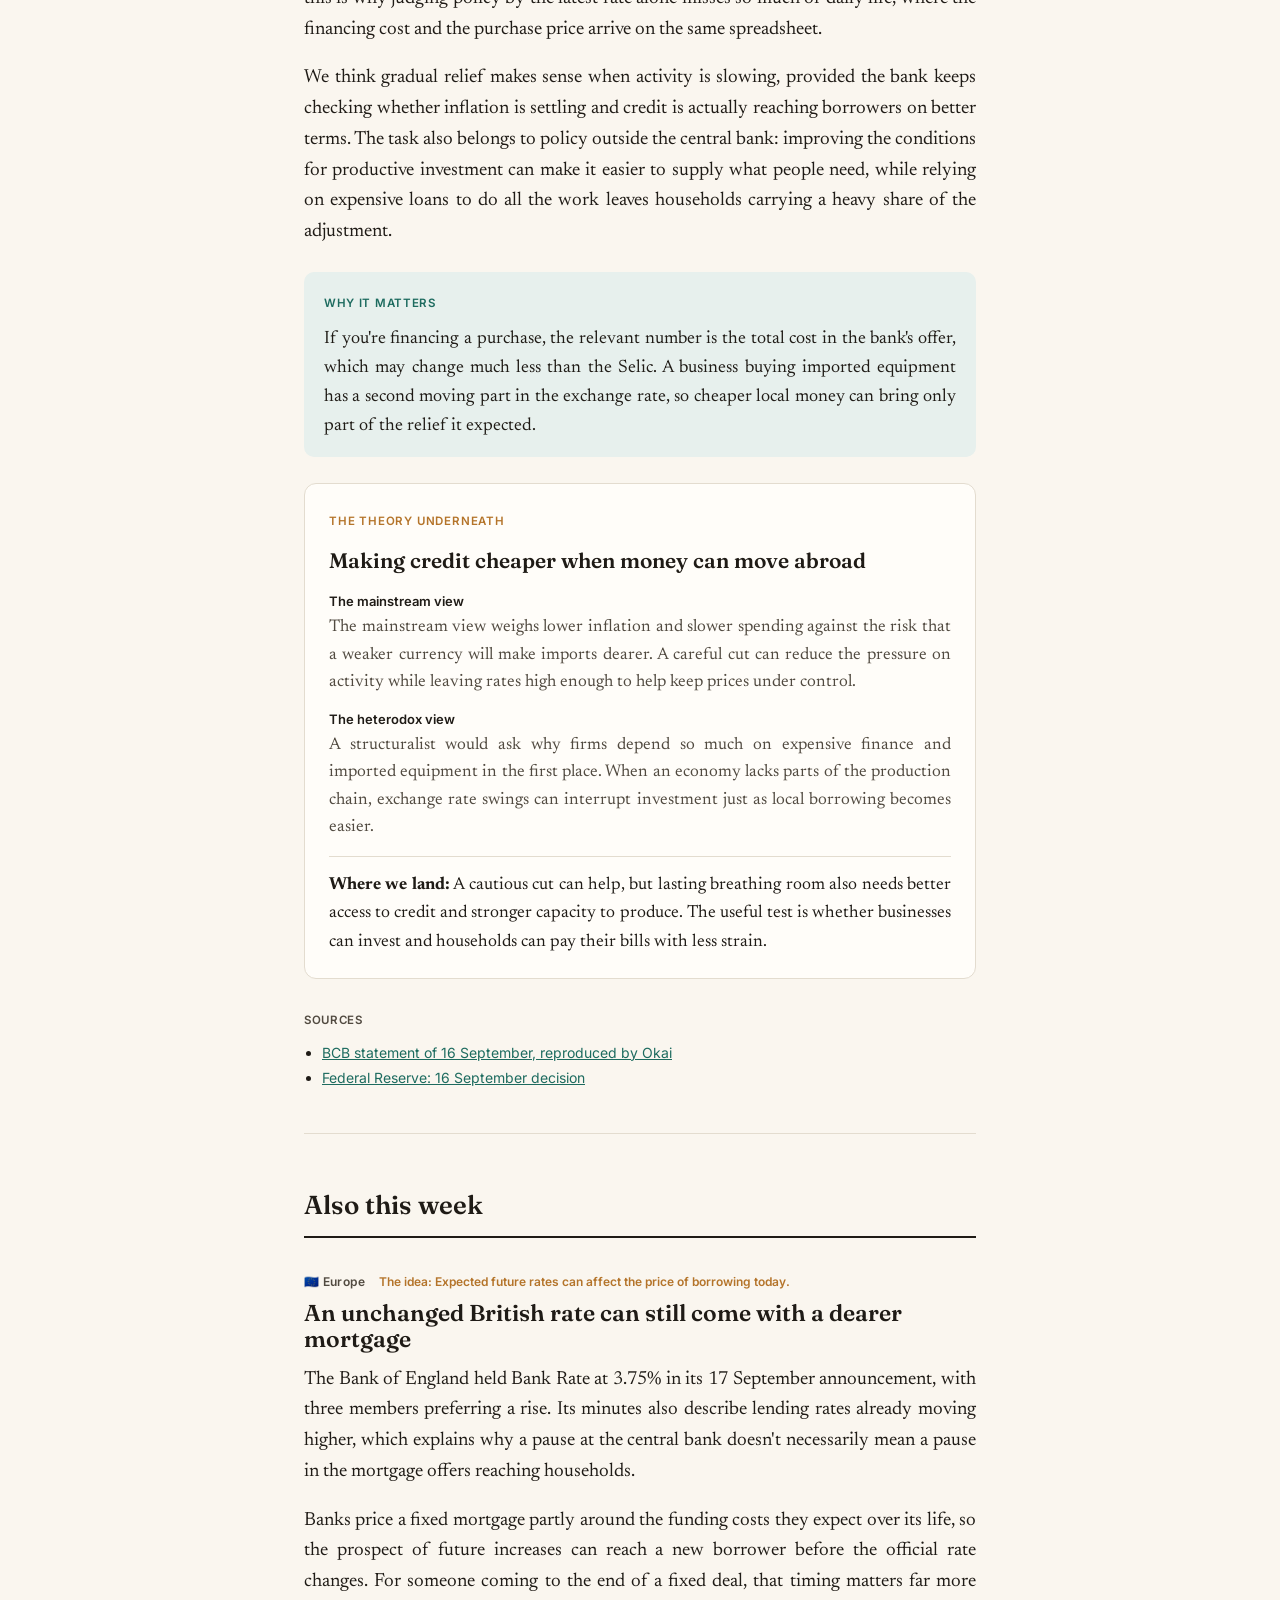
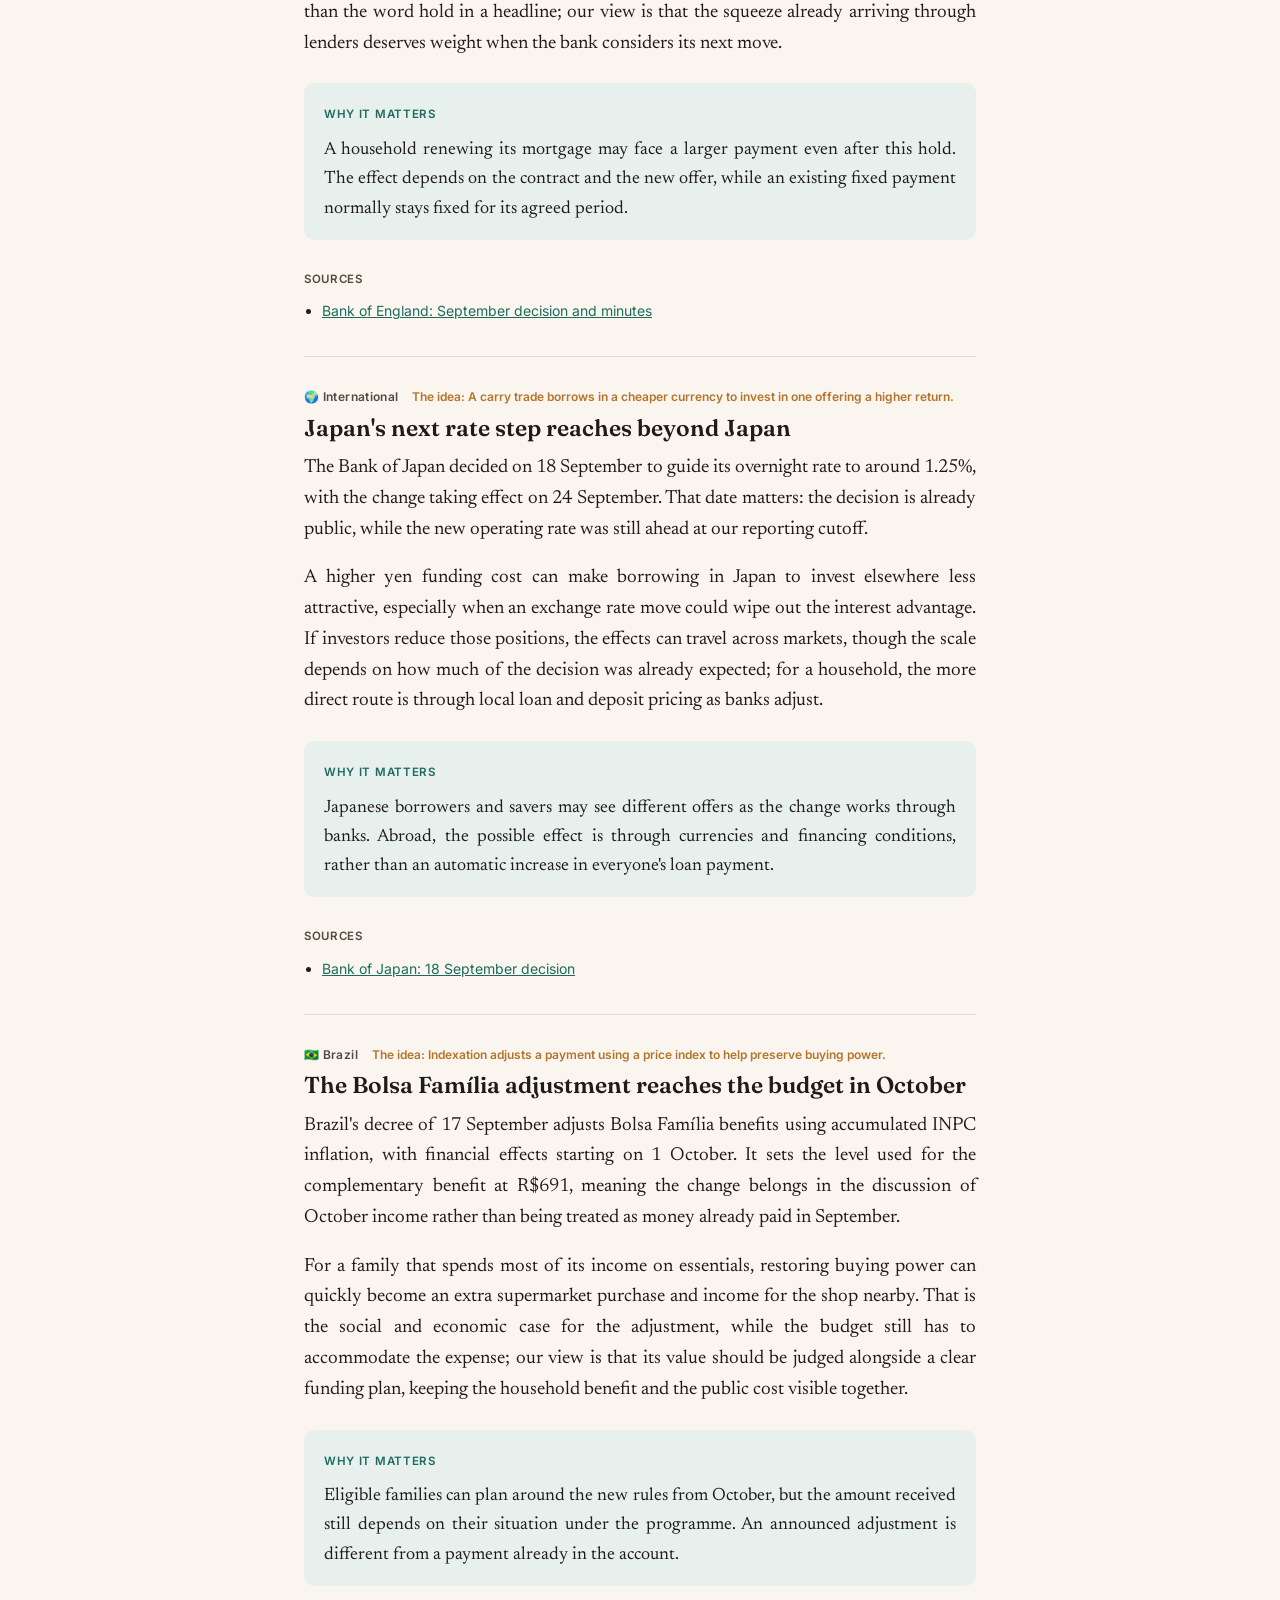
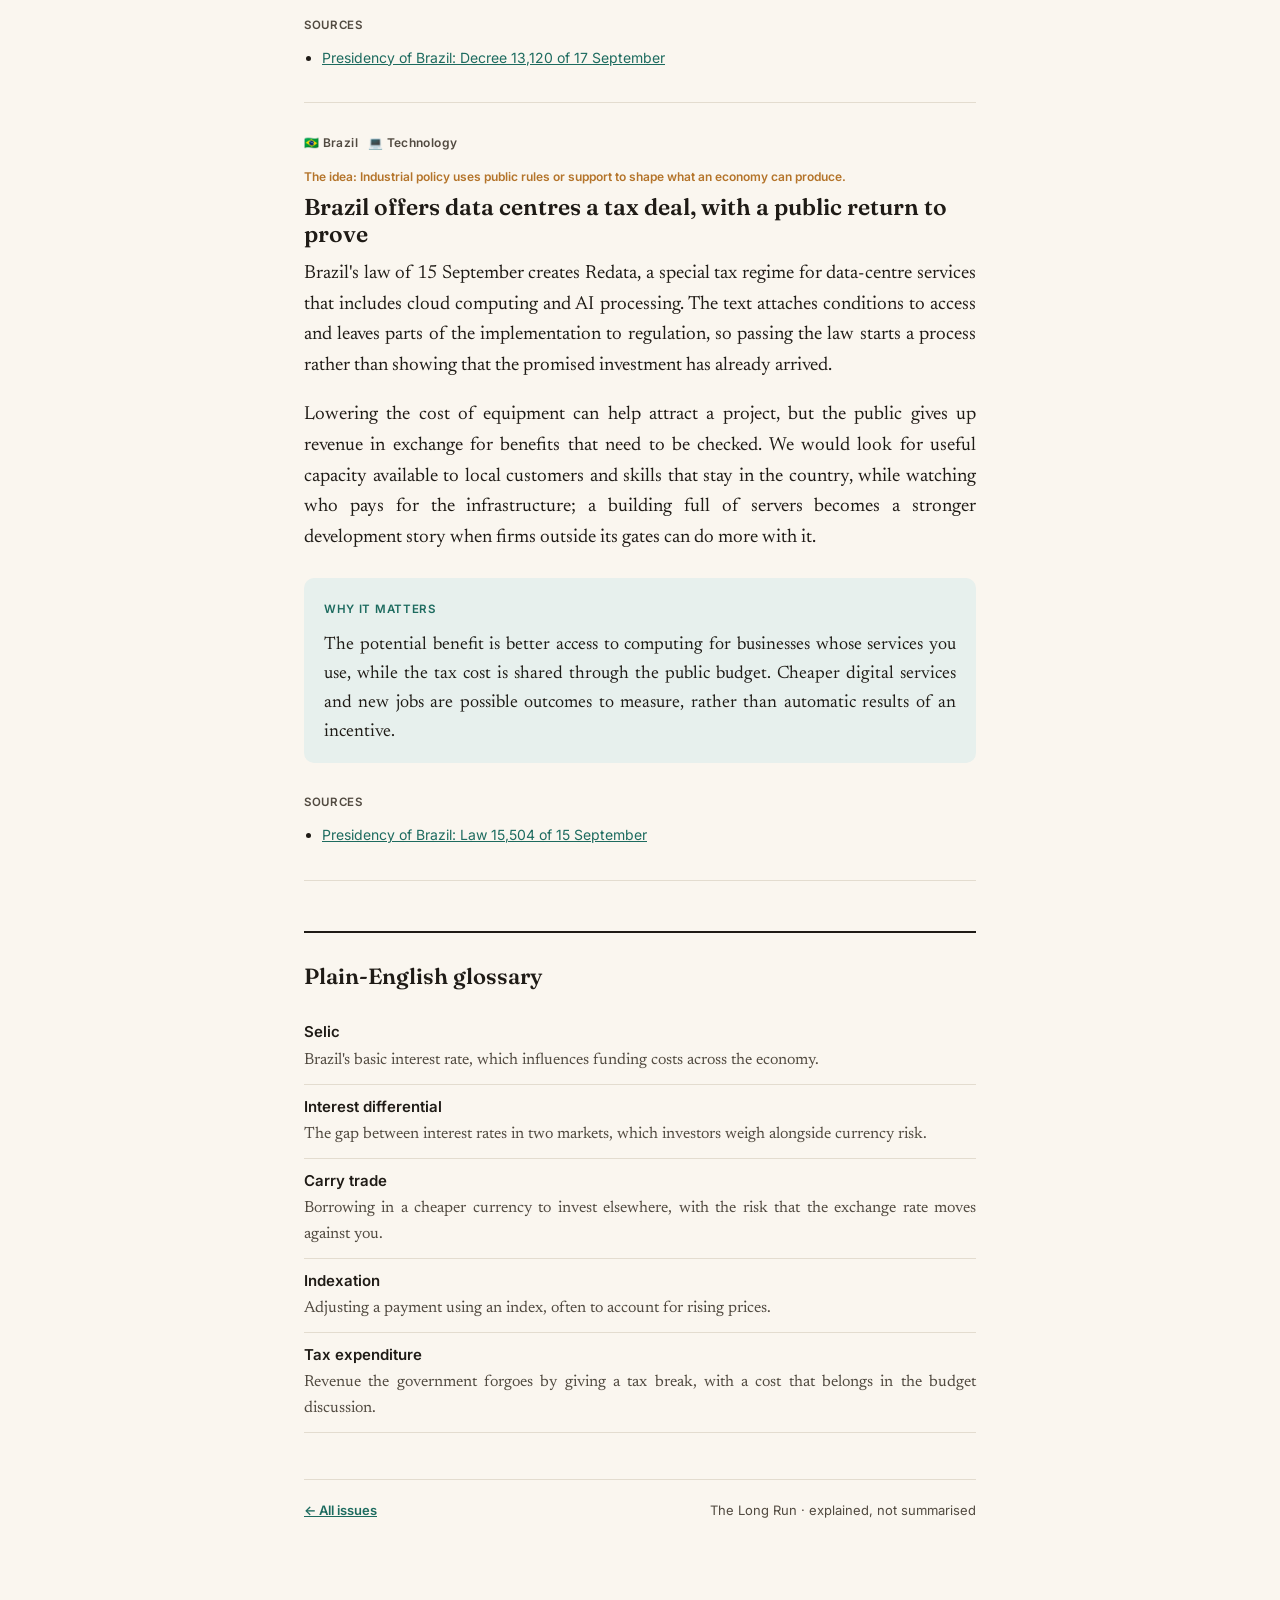
<file: issues/2026-09-21.html>
<!DOCTYPE html>
<html lang="en">
<head>
  <meta charset="utf-8">
  <meta name="viewport" content="width=device-width, initial-scale=1">
  <title>Different routes to a little breathing room · The Long Run #3</title>
  <meta name="description" content="Brazil has made a little room for cheaper borrowing while other central banks are worrying about the next price rise, which makes this a good week to look beyond the direction of the headline rate. Th">
  <link rel="preconnect" href="https://fonts.googleapis.com">
  <link rel="preconnect" href="https://fonts.gstatic.com" crossorigin>
  <link href="https://fonts.googleapis.com/css2?family=Fraunces:opsz,wght@9..144,400;9..144,500;9..144,600;9..144,700&family=Newsreader:ital,opsz@0,6..72;1,6..72&family=Inter:wght@400;500;600&display=swap" rel="stylesheet">
  <link rel="stylesheet" href="../style.css">
</head>
<body>
  
  <div class="lang-switch" id="lang-switch" aria-label="Language">
    <button data-set="en">EN</button><button data-set="pt">PT</button>
  </div>
  <header class="masthead">
    <a class="mast-name" href="../index.html">The Long Run</a>
    <p class="mast-tag"><span data-lang="en">Economics, politics &amp; technology, explained. Once a week, with the theory underneath.</span><span data-lang="pt">Economia, política e tecnologia, explicadas. Uma vez por semana, com a teoria por trás.</span></p>
  </header>
  <main class="issue">
    <div class="issue-meta">
      <span><span data-lang="en">Issue</span><span data-lang="pt">Edição</span> #3</span>
      <span><span data-lang="en">Week of</span><span data-lang="pt">Semana de</span> <span data-lang="en">September 21, 2026</span><span data-lang="pt">setembro 21, 2026</span></span>
    </div>
    <h1 class="issue-title"><span data-lang="en">Different routes to a little breathing room</span><span data-lang="pt">Caminhos diferentes para um pouco de alívio</span></h1>
    <p class="editors-note"><span data-lang="en">Brazil has made a little room for cheaper borrowing while other central banks are worrying about the next price rise, which makes this a good week to look beyond the direction of the headline rate. The practical question is how much room reaches your budget, whether through a loan, a benefit payment or the cost of services you use. We cover 14 September through our cutoff at 04:05 Zurich time on 21 September; the explanations are our analysis, and measures starting later are identified as such.</span><span data-lang="pt">O Brasil abriu um pouco de espaço para o crédito ficar mais barato enquanto outros bancos centrais se preocupam com a próxima alta de preços, o que faz desta uma boa semana para olhar além da direção dos juros. A pergunta prática é quanto desse espaço chega ao seu orçamento, seja no empréstimo, no benefício ou no preço dos serviços que você usa. Acompanhamos o período de 14 de setembro até o fechamento às 4h05 de Zurique em 21 de setembro; as explicações são nossa análise, e as medidas que começam depois estão identificadas.</span></p>
    <nav class="pills" id="pills" aria-label="Filter by topic"><button class="pill active" data-cat="all"><span data-lang="en">All</span><span data-lang="pt">Tudo</span></button><button class="pill" data-cat="Brazil">🇧🇷 <span data-lang="en">Brazil</span><span data-lang="pt">Brasil</span></button><button class="pill" data-cat="Europe">🇪🇺 <span data-lang="en">Europe</span><span data-lang="pt">Europa</span></button><button class="pill" data-cat="USA">🇺🇸 <span data-lang="en">USA</span><span data-lang="pt">EUA</span></button><button class="pill" data-cat="International">🌍 <span data-lang="en">International</span><span data-lang="pt">Internacional</span></button><button class="pill" data-cat="Technology">💻 <span data-lang="en">Technology</span><span data-lang="pt">Tecnologia</span></button></nav>
    
  <article class="lead" data-cats="Brazil USA">
    <div class="tag-row"><span class="tag">🇧🇷 <span data-lang="en">Brazil</span><span data-lang="pt">Brasil</span></span><span class="tag">🇺🇸 <span data-lang="en">USA</span><span data-lang="pt">EUA</span></span></div>
    <h2><span data-lang="en">Brazil cuts rates while the dollar pulls the other way</span><span data-lang="pt">O Brasil corta os juros enquanto o dólar puxa para o outro lado</span></h2>
    <p class="dek"><span data-lang="en">A lower Selic can help borrowers, but getting that relief into a monthly payment takes more than a central bank announcement.</span><span data-lang="pt">Uma Selic menor pode ajudar quem toma crédito, mas fazer esse alívio chegar à prestação exige mais do que um anúncio do Banco Central.</span></p>
    <div class="body"><p><span data-lang="en">Brazil&#x27;s Copom reduced the Selic to 13.75% in its 16 September decision, effective the following day, while the Federal Reserve raised its range to 3.75% to 4% on the same date. That puts the two banks on different paths, with Brazil easing a little even as borrowing in dollars becomes more expensive.</span><span data-lang="pt">O Copom reduziu a Selic para 13,75% na decisão de 16 de setembro, com vigência a partir do dia seguinte, enquanto o Federal Reserve elevou sua faixa para 3,75% a 4% na mesma data. Os dois bancos seguem caminhos diferentes, com o Brasil aliviando um pouco o aperto enquanto tomar dinheiro em dólar fica mais caro.</span></p>
<p><span data-lang="en">The Brazilian statement describes activity slowing gradually and recent inflation measures cooling, while warning that inflation is still above target. That helps explain a cautious reduction: keeping credit expensive has costs for businesses and households, and the bank is trying to ease those costs without losing control of prices.</span><span data-lang="pt">O comunicado brasileiro descreve uma desaceleração gradual da atividade e um recuo das medidas recentes de inflação, mas ressalta que ela continua acima da meta. Isso ajuda a entender um corte cauteloso: manter o crédito caro pesa sobre empresas e famílias, e o BC tenta aliviar esse custo sem perder o controle dos preços.</span></p>
<p><span data-lang="en">For a small shop, the first useful change would be a better offer on the credit used to buy stock before customers pay, leaving more of each sale available for wages or another order. But the Selic is only one ingredient in the lender&#x27;s price: the risk of not being repaid and competition between banks also matter, so a cut doesn&#x27;t promise an equal reduction in the rate on your statement.</span><span data-lang="pt">Para uma loja pequena, a primeira mudança útil seria uma oferta melhor no crédito usado para comprar estoque antes de receber dos clientes, deixando uma parte maior de cada venda para salários ou uma nova encomenda. A Selic, porém, é só um ingrediente do preço cobrado pelo banco: o risco de não receber de volta e a concorrência entre as instituições também contam, então o corte não promete uma redução igual no juro do seu extrato.</span></p>
<p><span data-lang="en">The dollar adds another complication, because an investor comparing Brazilian and American assets also cares about what the currencies might do. A smaller interest advantage can make holding reais less attractive, putting pressure on the exchange rate and potentially making imported machinery more expensive; that&#x27;s a possible chain of events, not a forecast that the real must fall.</span><span data-lang="pt">O dólar acrescenta uma dificuldade, porque o investidor que compara ativos brasileiros e americanos também se importa com o que pode acontecer às moedas. Uma vantagem menor nos juros pode tornar menos atraente manter dinheiro em reais, pressionando o câmbio e possivelmente encarecendo máquinas importadas; esse é um caminho possível, sem significar que o real necessariamente vai cair.</span></p>
<p><span data-lang="en">The tension is particularly awkward for a business hoping to expand: a cheaper local loan helps, but the equipment it wants to buy may be priced in dollars. In our reading, this is why judging policy by the latest rate alone misses so much of daily life, where the financing cost and the purchase price arrive on the same spreadsheet.</span><span data-lang="pt">A tensão fica especialmente incômoda para a empresa que quer crescer: um empréstimo local mais barato ajuda, mas o equipamento desejado pode ter preço em dólar. Na nossa leitura, é por isso que avaliar a política só pela última decisão de juros deixa tanta coisa de fora do dia a dia, em que o custo do financiamento e o preço da compra aparecem na mesma planilha.</span></p>
<p><span data-lang="en">We think gradual relief makes sense when activity is slowing, provided the bank keeps checking whether inflation is settling and credit is actually reaching borrowers on better terms. The task also belongs to policy outside the central bank: improving the conditions for productive investment can make it easier to supply what people need, while relying on expensive loans to do all the work leaves households carrying a heavy share of the adjustment.</span><span data-lang="pt">Achamos que um alívio gradual faz sentido quando a atividade desacelera, desde que o banco continue verificando se a inflação está cedendo e se as condições melhores chegam a quem toma crédito. A tarefa também passa por políticas fora do BC: melhorar as condições para investir na produção pode facilitar a oferta do que as pessoas precisam, enquanto depender do empréstimo caro para fazer todo o trabalho deixa uma parte pesada do ajuste nas costas das famílias.</span></p></div>
    <div class="why"><span class="why-label"><span data-lang="en">Why it matters</span><span data-lang="pt">Por que importa</span></span><p><span data-lang="en">If you&#x27;re financing a purchase, the relevant number is the total cost in the bank&#x27;s offer, which may change much less than the Selic. A business buying imported equipment has a second moving part in the exchange rate, so cheaper local money can bring only part of the relief it expected.</span><span data-lang="pt">Se você vai financiar uma compra, o número relevante é o custo total da proposta do banco, que pode mudar bem menos que a Selic. Uma empresa que compra equipamento importado ainda tem o câmbio pela frente, então o dinheiro local mais barato pode trazer apenas parte do alívio esperado.</span></p></div>
    
    <aside class="theory">
      <span class="theory-kicker"><span data-lang="en">The theory underneath</span><span data-lang="pt">A teoria por trás</span></span>
      <h4><span data-lang="en">Making credit cheaper when money can move abroad</span><span data-lang="pt">Baratear o crédito quando o dinheiro pode ir para fora</span></h4>
      <div class="lens-row"><span class="lens-name"><span data-lang="en">The mainstream view</span><span data-lang="pt">A visão ortodoxa</span></span><p><span data-lang="en">The mainstream view weighs lower inflation and slower spending against the risk that a weaker currency will make imports dearer. A careful cut can reduce the pressure on activity while leaving rates high enough to help keep prices under control.</span><span data-lang="pt">A visão mais convencional pesa a inflação menor e a desaceleração do gasto contra o risco de um câmbio mais fraco encarecer as importações. Um corte cuidadoso pode aliviar a pressão sobre a atividade enquanto mantém os juros altos o suficiente para ajudar a controlar os preços.</span></p></div><div class="lens-row"><span class="lens-name"><span data-lang="en">The heterodox view</span><span data-lang="pt">A visão heterodoxa</span></span><p><span data-lang="en">A structuralist would ask why firms depend so much on expensive finance and imported equipment in the first place. When an economy lacks parts of the production chain, exchange rate swings can interrupt investment just as local borrowing becomes easier.</span><span data-lang="pt">Um estruturalista perguntaria por que as empresas dependem tanto de financiamento caro e equipamento importado. Quando faltam partes da cadeia produtiva dentro do país, o câmbio pode atrapalhar o investimento justamente quando o crédito local começa a melhorar.</span></p></div>
      <p class="lens-takeaway"><strong><span data-lang="en">Where we land:</span><span data-lang="pt">Onde ficamos:</span></strong> <span data-lang="en">A cautious cut can help, but lasting breathing room also needs better access to credit and stronger capacity to produce. The useful test is whether businesses can invest and households can pay their bills with less strain.</span><span data-lang="pt">Um corte cauteloso pode ajudar, mas um alívio duradouro também precisa de acesso melhor ao crédito e mais capacidade de produzir. O teste útil é saber se as empresas conseguem investir e se as famílias pagam as contas com menos aperto.</span></p>
    </aside>
    <div class="sources"><span class="sources-label"><span data-lang="en">Sources</span><span data-lang="pt">Fontes</span></span><ul><li><a href="https://okai.com.br/banco-central/documentos/2026-09-16/comunicado-n-45-963" target="_blank" rel="noopener">BCB statement of 16 September, reproduced by Okai</a></li><li><a href="https://www.federalreserve.gov/newsevents/pressreleases/monetary20260916a.htm" target="_blank" rel="noopener">Federal Reserve: 16 September decision</a></li></ul></div>
  </article>
    <section class="briefs" id="briefs-section"><h2 class="section-rule"><span data-lang="en">Also this week</span><span data-lang="pt">Também esta semana</span></h2><div class="brief-grid">
  <article class="brief" data-cats="Europe">
    <div class="brief-head"><div class="tag-row"><span class="tag">🇪🇺 <span data-lang="en">Europe</span><span data-lang="pt">Europa</span></span></div><span class="concept"><span data-lang="en">The idea:</span><span data-lang="pt">A ideia:</span> <span data-lang="en">Expected future rates can affect the price of borrowing today.</span><span data-lang="pt">A expectativa de juros futuros pode mudar o preço do crédito hoje.</span></span></div>
    <h3><span data-lang="en">An unchanged British rate can still come with a dearer mortgage</span><span data-lang="pt">Juro parado no Reino Unido ainda pode vir com prestação maior</span></h3>
    <div class="body"><p><span data-lang="en">The Bank of England held Bank Rate at 3.75% in its 17 September announcement, with three members preferring a rise. Its minutes also describe lending rates already moving higher, which explains why a pause at the central bank doesn&#x27;t necessarily mean a pause in the mortgage offers reaching households.</span><span data-lang="pt">O Banco da Inglaterra manteve o juro básico em 3,75% no anúncio de 17 de setembro, com três integrantes preferindo uma alta. A ata também descreve juros de empréstimos que já vinham subindo, o que ajuda a entender por que uma pausa no banco central não significa necessariamente uma pausa nas propostas de financiamento que chegam às famílias.</span></p>
<p><span data-lang="en">Banks price a fixed mortgage partly around the funding costs they expect over its life, so the prospect of future increases can reach a new borrower before the official rate changes. For someone coming to the end of a fixed deal, that timing matters far more than the word hold in a headline; our view is that the squeeze already arriving through lenders deserves weight when the bank considers its next move.</span><span data-lang="pt">O banco define o preço de um financiamento a taxa fixa levando em conta, entre outras coisas, quanto espera pagar pelo dinheiro ao longo do contrato, então a perspectiva de altas futuras pode chegar ao novo cliente antes da mudança do juro oficial. Para quem está perto do fim de um período de taxa fixa, esse momento pesa mais do que a palavra manutenção na manchete; achamos que o aperto que já chega pelos bancos merece atenção na próxima decisão.</span></p></div>
    <div class="why"><span class="why-label"><span data-lang="en">Why it matters</span><span data-lang="pt">Por que importa</span></span><p><span data-lang="en">A household renewing its mortgage may face a larger payment even after this hold. The effect depends on the contract and the new offer, while an existing fixed payment normally stays fixed for its agreed period.</span><span data-lang="pt">Uma família que renova o financiamento pode enfrentar uma prestação maior mesmo depois da manutenção dos juros. O efeito depende do contrato e da nova oferta, enquanto uma prestação já fixada normalmente continua igual durante o período combinado.</span></p></div>
    <div class="sources"><span class="sources-label"><span data-lang="en">Sources</span><span data-lang="pt">Fontes</span></span><ul><li><a href="https://www.bankofengland.co.uk/monetary-policy-summary-and-minutes/2026/september-2026" target="_blank" rel="noopener">Bank of England: September decision and minutes</a></li></ul></div>
  </article>
  <article class="brief" data-cats="International">
    <div class="brief-head"><div class="tag-row"><span class="tag">🌍 <span data-lang="en">International</span><span data-lang="pt">Internacional</span></span></div><span class="concept"><span data-lang="en">The idea:</span><span data-lang="pt">A ideia:</span> <span data-lang="en">A carry trade borrows in a cheaper currency to invest in one offering a higher return.</span><span data-lang="pt">No carry trade, toma-se dinheiro numa moeda mais barata para investir em outra que oferece retorno maior.</span></span></div>
    <h3><span data-lang="en">Japan&#x27;s next rate step reaches beyond Japan</span><span data-lang="pt">O próximo passo dos juros japoneses vai além do Japão</span></h3>
    <div class="body"><p><span data-lang="en">The Bank of Japan decided on 18 September to guide its overnight rate to around 1.25%, with the change taking effect on 24 September. That date matters: the decision is already public, while the new operating rate was still ahead at our reporting cutoff.</span><span data-lang="pt">O Banco do Japão decidiu em 18 de setembro levar o juro de curtíssimo prazo para cerca de 1,25%, com a mudança entrando em vigor em 24 de setembro. A data importa: a decisão já era pública, enquanto a nova taxa operacional ainda estava por vir no fechamento desta edição.</span></p>
<p><span data-lang="en">A higher yen funding cost can make borrowing in Japan to invest elsewhere less attractive, especially when an exchange rate move could wipe out the interest advantage. If investors reduce those positions, the effects can travel across markets, though the scale depends on how much of the decision was already expected; for a household, the more direct route is through local loan and deposit pricing as banks adjust.</span><span data-lang="pt">Um custo maior para tomar dinheiro em ienes pode tornar menos atraente o empréstimo no Japão para investir em outro país, sobretudo quando uma mudança no câmbio pode consumir a vantagem dos juros. Se os investidores reduzirem essas posições, o efeito pode atravessar mercados, embora o tamanho dependa do que já era esperado; para uma família, o caminho mais direto passa pelas condições de empréstimos e depósitos conforme os bancos se ajustam.</span></p></div>
    <div class="why"><span class="why-label"><span data-lang="en">Why it matters</span><span data-lang="pt">Por que importa</span></span><p><span data-lang="en">Japanese borrowers and savers may see different offers as the change works through banks. Abroad, the possible effect is through currencies and financing conditions, rather than an automatic increase in everyone&#x27;s loan payment.</span><span data-lang="pt">Quem toma crédito ou guarda dinheiro no Japão pode encontrar ofertas diferentes à medida que a mudança passa pelos bancos. Fora do país, o possível efeito vem das moedas e das condições de financiamento, sem uma alta automática na prestação de todo mundo.</span></p></div>
    <div class="sources"><span class="sources-label"><span data-lang="en">Sources</span><span data-lang="pt">Fontes</span></span><ul><li><a href="https://www.boj.or.jp/en/mopo/mpmdeci/mpr_2026/k260918a.pdf" target="_blank" rel="noopener">Bank of Japan: 18 September decision</a></li></ul></div>
  </article>
  <article class="brief" data-cats="Brazil">
    <div class="brief-head"><div class="tag-row"><span class="tag">🇧🇷 <span data-lang="en">Brazil</span><span data-lang="pt">Brasil</span></span></div><span class="concept"><span data-lang="en">The idea:</span><span data-lang="pt">A ideia:</span> <span data-lang="en">Indexation adjusts a payment using a price index to help preserve buying power.</span><span data-lang="pt">A indexação ajusta um pagamento por um índice de preços para ajudar a preservar o poder de compra.</span></span></div>
    <h3><span data-lang="en">The Bolsa Família adjustment reaches the budget in October</span><span data-lang="pt">O reajuste do Bolsa Família chega ao orçamento em outubro</span></h3>
    <div class="body"><p><span data-lang="en">Brazil&#x27;s decree of 17 September adjusts Bolsa Família benefits using accumulated INPC inflation, with financial effects starting on 1 October. It sets the level used for the complementary benefit at R$691, meaning the change belongs in the discussion of October income rather than being treated as money already paid in September.</span><span data-lang="pt">O decreto brasileiro de 17 de setembro corrige os benefícios do Bolsa Família pela inflação acumulada medida pelo INPC, com efeitos financeiros a partir de 1º de outubro. O texto estabelece em R$691 o patamar usado para o benefício complementar, então a mudança entra na conversa sobre a renda de outubro, sem ser tratada como dinheiro já pago em setembro.</span></p>
<p><span data-lang="en">For a family that spends most of its income on essentials, restoring buying power can quickly become an extra supermarket purchase and income for the shop nearby. That is the social and economic case for the adjustment, while the budget still has to accommodate the expense; our view is that its value should be judged alongside a clear funding plan, keeping the household benefit and the public cost visible together.</span><span data-lang="pt">Para uma família que gasta quase tudo com o básico, recuperar poder de compra pode virar rapidamente uma compra a mais no supermercado e renda para o comércio perto de casa. Esse é o argumento social e econômico a favor do reajuste, enquanto o orçamento público ainda precisa acomodar a despesa; achamos que seu valor deve ser avaliado junto com um plano claro de financiamento, mantendo o benefício para a família e o custo público à vista.</span></p></div>
    <div class="why"><span class="why-label"><span data-lang="en">Why it matters</span><span data-lang="pt">Por que importa</span></span><p><span data-lang="en">Eligible families can plan around the new rules from October, but the amount received still depends on their situation under the programme. An announced adjustment is different from a payment already in the account.</span><span data-lang="pt">As famílias elegíveis podem se planejar pelas novas regras a partir de outubro, mas o valor recebido continua dependendo da sua situação no programa. Um reajuste anunciado é diferente de um pagamento que já entrou na conta.</span></p></div>
    <div class="sources"><span class="sources-label"><span data-lang="en">Sources</span><span data-lang="pt">Fontes</span></span><ul><li><a href="https://www.planalto.gov.br/ccivil_03/_ato2023-2026/2026/decreto/d13120.htm" target="_blank" rel="noopener">Presidency of Brazil: Decree 13,120 of 17 September</a></li></ul></div>
  </article>
  <article class="brief" data-cats="Brazil Technology">
    <div class="brief-head"><div class="tag-row"><span class="tag">🇧🇷 <span data-lang="en">Brazil</span><span data-lang="pt">Brasil</span></span><span class="tag">💻 <span data-lang="en">Technology</span><span data-lang="pt">Tecnologia</span></span></div><span class="concept"><span data-lang="en">The idea:</span><span data-lang="pt">A ideia:</span> <span data-lang="en">Industrial policy uses public rules or support to shape what an economy can produce.</span><span data-lang="pt">A política industrial usa regras ou apoio público para influenciar o que uma economia consegue produzir.</span></span></div>
    <h3><span data-lang="en">Brazil offers data centres a tax deal, with a public return to prove</span><span data-lang="pt">O Brasil oferece incentivo aos data centers, com retorno público a comprovar</span></h3>
    <div class="body"><p><span data-lang="en">Brazil&#x27;s law of 15 September creates Redata, a special tax regime for data-centre services that includes cloud computing and AI processing. The text attaches conditions to access and leaves parts of the implementation to regulation, so passing the law starts a process rather than showing that the promised investment has already arrived.</span><span data-lang="pt">A lei brasileira de 15 de setembro cria o Redata, regime especial de tributação para serviços de data center que inclui computação em nuvem e processamento de IA. O texto vincula o acesso a condições e deixa parte da implementação para regulamentação, então a aprovação da lei abre um processo, sem demonstrar que o investimento prometido já chegou.</span></p>
<p><span data-lang="en">Lowering the cost of equipment can help attract a project, but the public gives up revenue in exchange for benefits that need to be checked. We would look for useful capacity available to local customers and skills that stay in the country, while watching who pays for the infrastructure; a building full of servers becomes a stronger development story when firms outside its gates can do more with it.</span><span data-lang="pt">Baratear o equipamento pode ajudar a atrair um projeto, mas o poder público abre mão de receita em troca de benefícios que precisam ser verificados. Olharíamos para a capacidade útil disponível a clientes locais e para o conhecimento que fica no país, acompanhando quem paga pela infraestrutura; um prédio cheio de servidores contribui mais para o desenvolvimento quando as empresas do lado de fora conseguem fazer mais com ele.</span></p></div>
    <div class="why"><span class="why-label"><span data-lang="en">Why it matters</span><span data-lang="pt">Por que importa</span></span><p><span data-lang="en">The potential benefit is better access to computing for businesses whose services you use, while the tax cost is shared through the public budget. Cheaper digital services and new jobs are possible outcomes to measure, rather than automatic results of an incentive.</span><span data-lang="pt">O ganho possível é acesso melhor à computação para empresas cujos serviços você usa, enquanto o custo tributário é dividido pelo orçamento público. Serviços digitais mais baratos e novos empregos são resultados a medir, sem decorrer automaticamente do incentivo.</span></p></div>
    <div class="sources"><span class="sources-label"><span data-lang="en">Sources</span><span data-lang="pt">Fontes</span></span><ul><li><a href="https://www.planalto.gov.br/ccivil_03/_ato2023-2026/2026/lei/l15504.htm" target="_blank" rel="noopener">Presidency of Brazil: Law 15,504 of 15 September</a></li></ul></div>
  </article></div></section>
    <section class="glossary"><h3><span data-lang="en">Plain-English glossary</span><span data-lang="pt">Glossário</span></h3><dl><div class="gloss-item"><dt><span data-lang="en">Selic</span><span data-lang="pt">Selic</span></dt><dd><span data-lang="en">Brazil&#x27;s basic interest rate, which influences funding costs across the economy.</span><span data-lang="pt">O juro básico brasileiro, que influencia o custo do dinheiro pela economia.</span></dd></div><div class="gloss-item"><dt><span data-lang="en">Interest differential</span><span data-lang="pt">Diferencial de juros</span></dt><dd><span data-lang="en">The gap between interest rates in two markets, which investors weigh alongside currency risk.</span><span data-lang="pt">A distância entre os juros de dois mercados, que o investidor compara junto com o risco cambial.</span></dd></div><div class="gloss-item"><dt><span data-lang="en">Carry trade</span><span data-lang="pt">Carry trade</span></dt><dd><span data-lang="en">Borrowing in a cheaper currency to invest elsewhere, with the risk that the exchange rate moves against you.</span><span data-lang="pt">Tomar dinheiro numa moeda mais barata para investir em outro lugar, correndo o risco de o câmbio se mover contra a operação.</span></dd></div><div class="gloss-item"><dt><span data-lang="en">Indexation</span><span data-lang="pt">Indexação</span></dt><dd><span data-lang="en">Adjusting a payment using an index, often to account for rising prices.</span><span data-lang="pt">Ajustar um pagamento por um índice, muitas vezes para acompanhar a alta dos preços.</span></dd></div><div class="gloss-item"><dt><span data-lang="en">Tax expenditure</span><span data-lang="pt">Gasto tributário</span></dt><dd><span data-lang="en">Revenue the government forgoes by giving a tax break, with a cost that belongs in the budget discussion.</span><span data-lang="pt">Receita de que o governo abre mão ao dar um benefício fiscal, com um custo que precisa entrar na discussão do orçamento.</span></dd></div></dl></section>
    <footer class="issue-foot">
      <a href="../index.html"><span data-lang="en">← All issues</span><span data-lang="pt">← Todas as edições</span></a>
      <span>The Long Run · <span data-lang="en">explained, not summarised</span><span data-lang="pt">explicado, não resumido</span></span>
    </footer>
  </main>
  
<script>
(function(){
  var pills = Array.prototype.slice.call(document.querySelectorAll('#pills .pill'));
  var arts = Array.prototype.slice.call(document.querySelectorAll('[data-cats]'));
  var briefsSection = document.getElementById('briefs-section');
  function catsOf(el){ return el.getAttribute('data-cats').split(' ').filter(Boolean); }
  pills.forEach(function(p){
    var cat = p.getAttribute('data-cat');
    if(cat === 'all') return;
    if(arts.filter(function(a){ return catsOf(a).indexOf(cat) > -1; }).length === 0){
      p.disabled = true; p.classList.add('empty');
    }
  });
  function apply(cat){
    arts.forEach(function(a){
      a.style.display = (cat === 'all' || catsOf(a).indexOf(cat) > -1) ? '' : 'none';
    });
    if(briefsSection){
      var any = arts.some(function(a){ return a.classList.contains('brief') && a.style.display !== 'none'; });
      briefsSection.querySelector('.section-rule').style.display = any ? '' : 'none';
    }
    pills.forEach(function(p){ p.classList.toggle('active', p.getAttribute('data-cat') === cat); });
  }
  pills.forEach(function(p){ p.addEventListener('click', function(){ if(!p.disabled) apply(p.getAttribute('data-cat')); }); });
})();
</script>
  
<script>
(function(){
  var saved = localStorage.getItem('lr-lang') || 'en';
  var btns = Array.prototype.slice.call(document.querySelectorAll('#lang-switch button'));
  function set(l){
    document.documentElement.setAttribute('lang', l);
    localStorage.setItem('lr-lang', l);
    btns.forEach(function(b){ b.classList.toggle('active', b.getAttribute('data-set') === l); });
  }
  btns.forEach(function(b){ b.addEventListener('click', function(){ set(b.getAttribute('data-set')); }); });
  set(saved);
})();
</script>
</body>
</html>
</file>
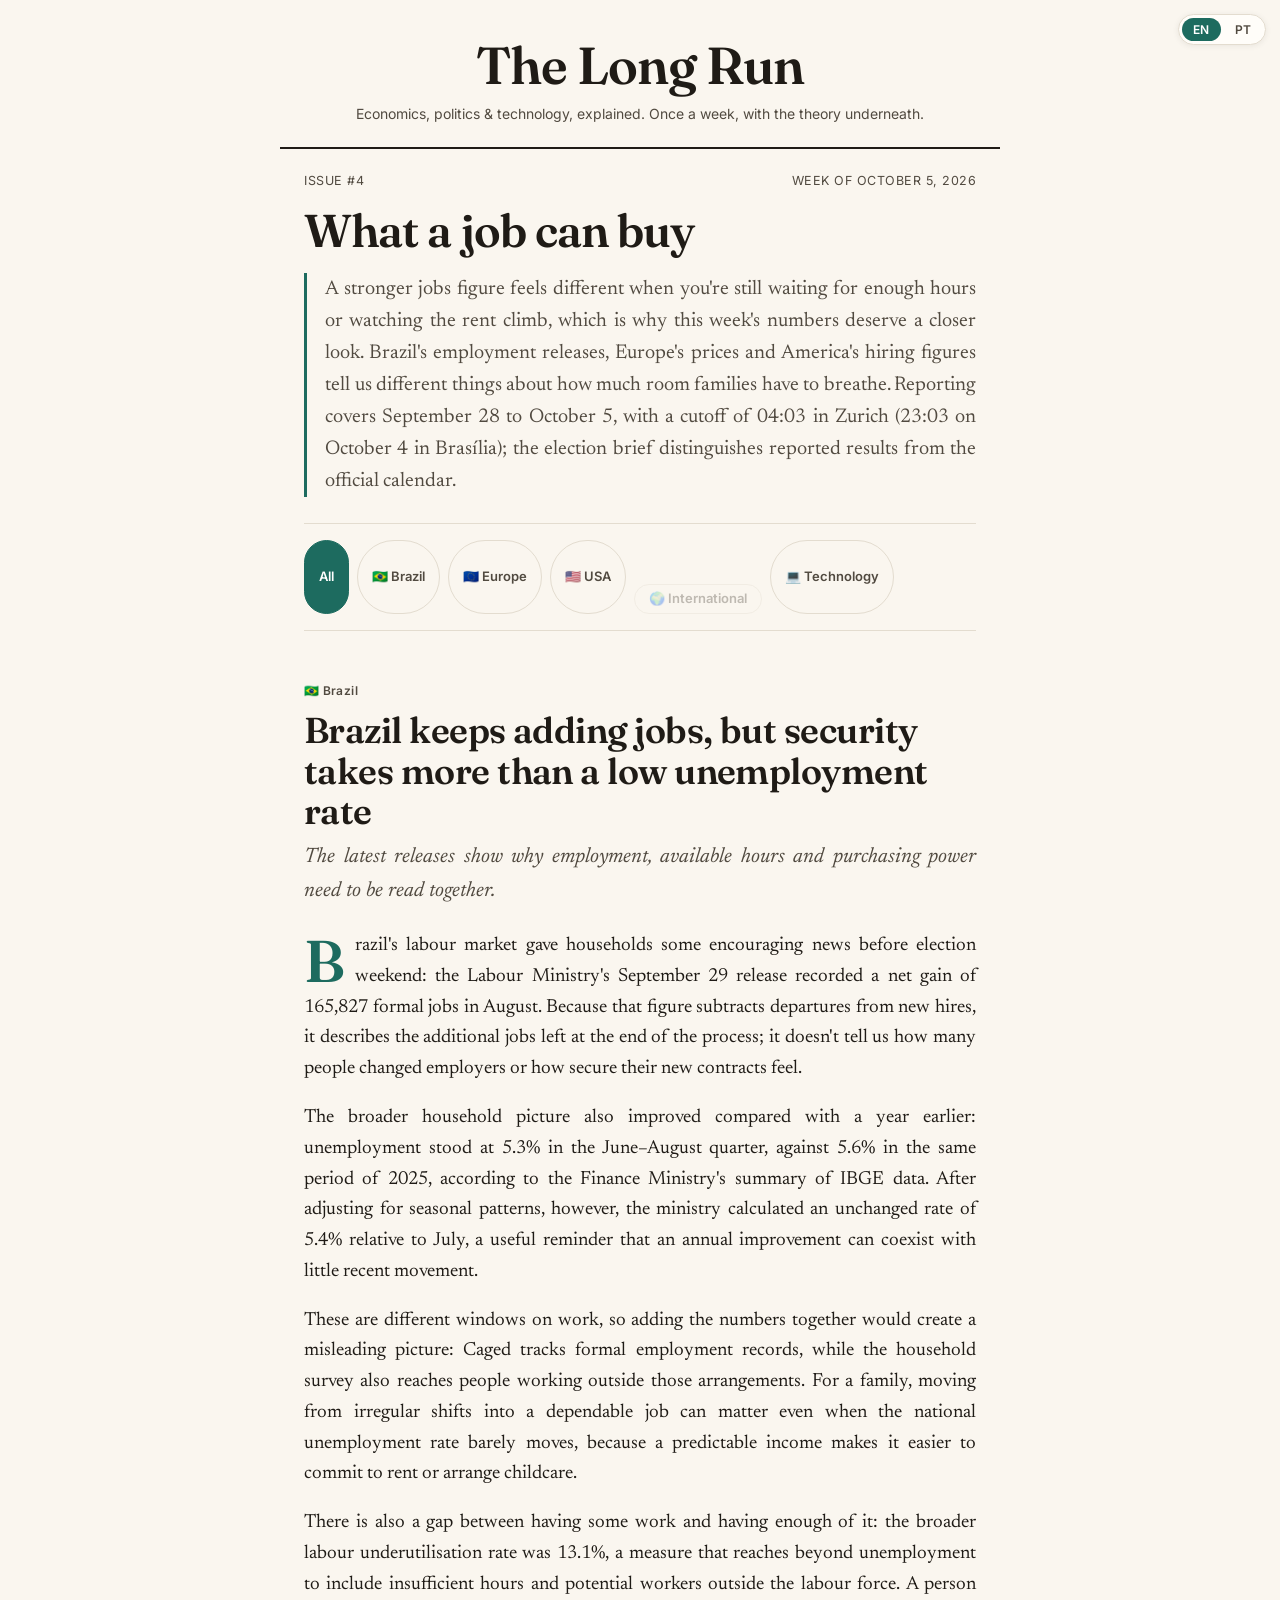
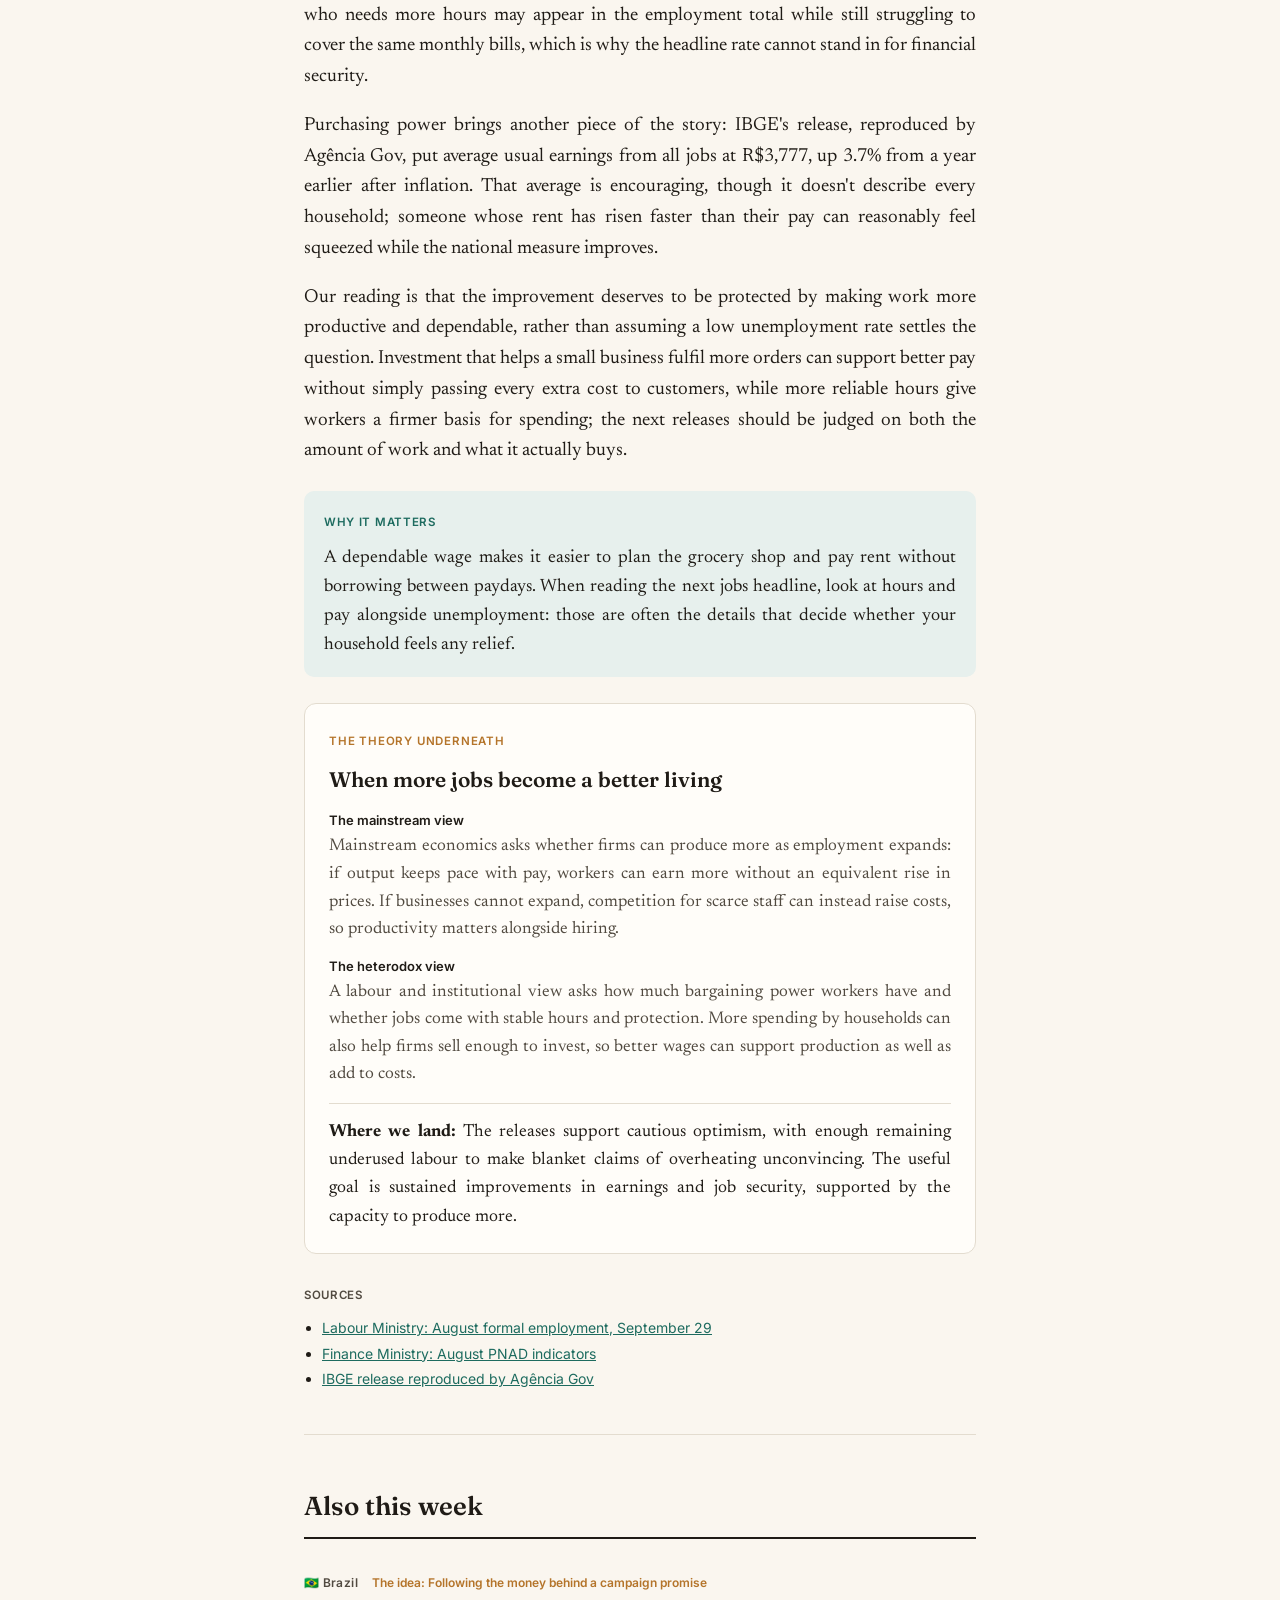
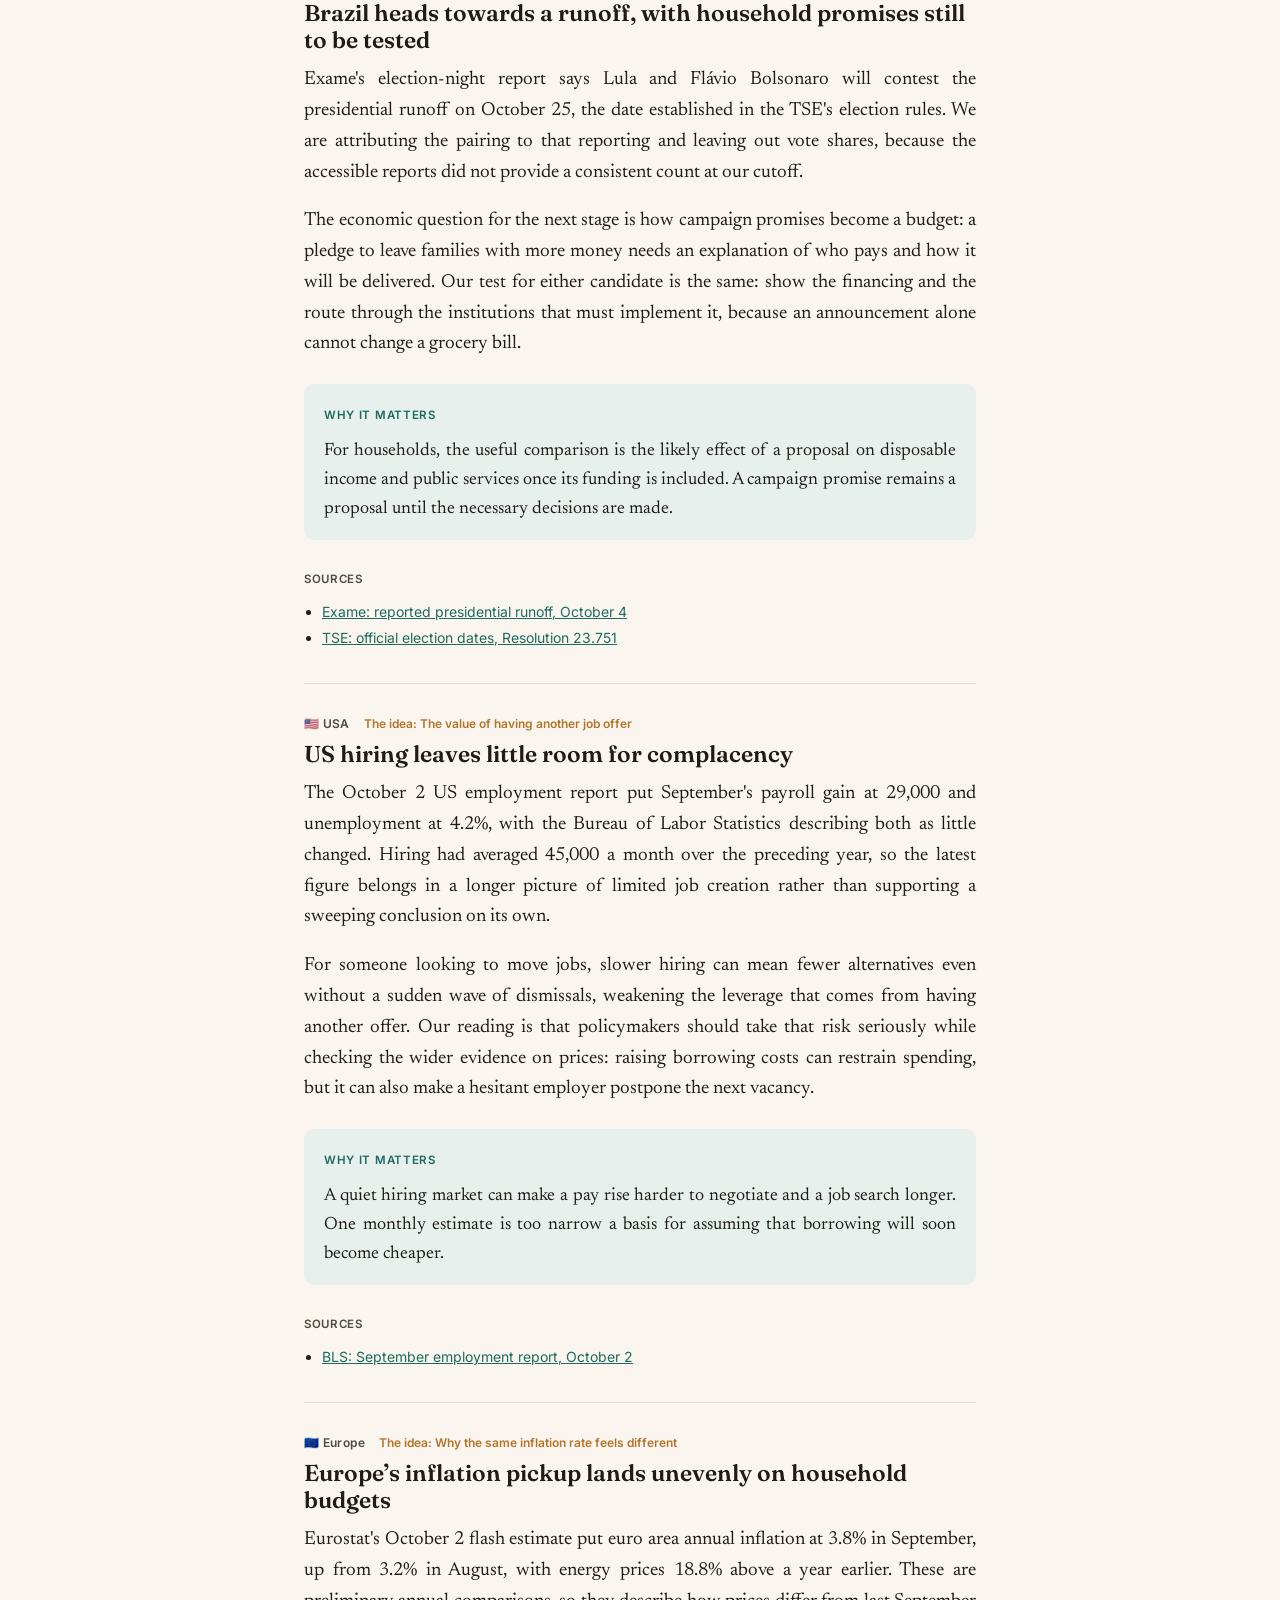
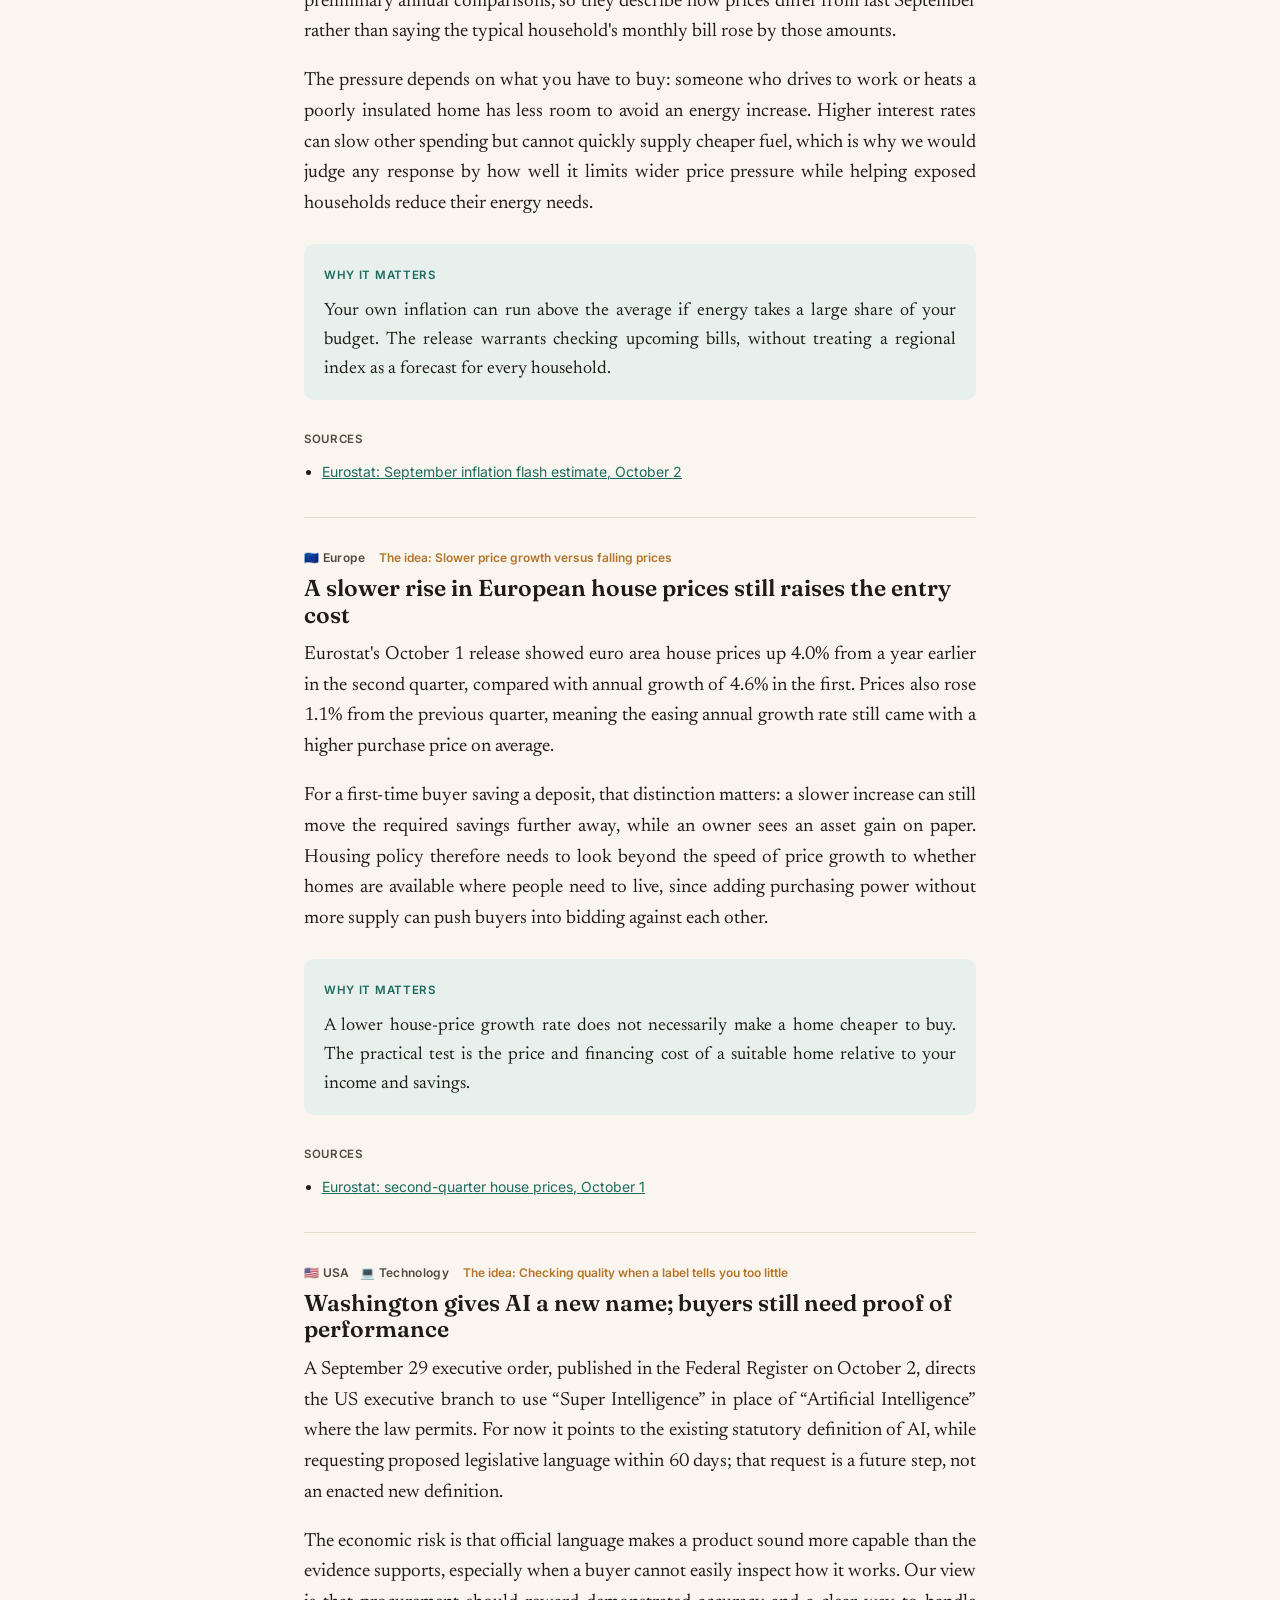
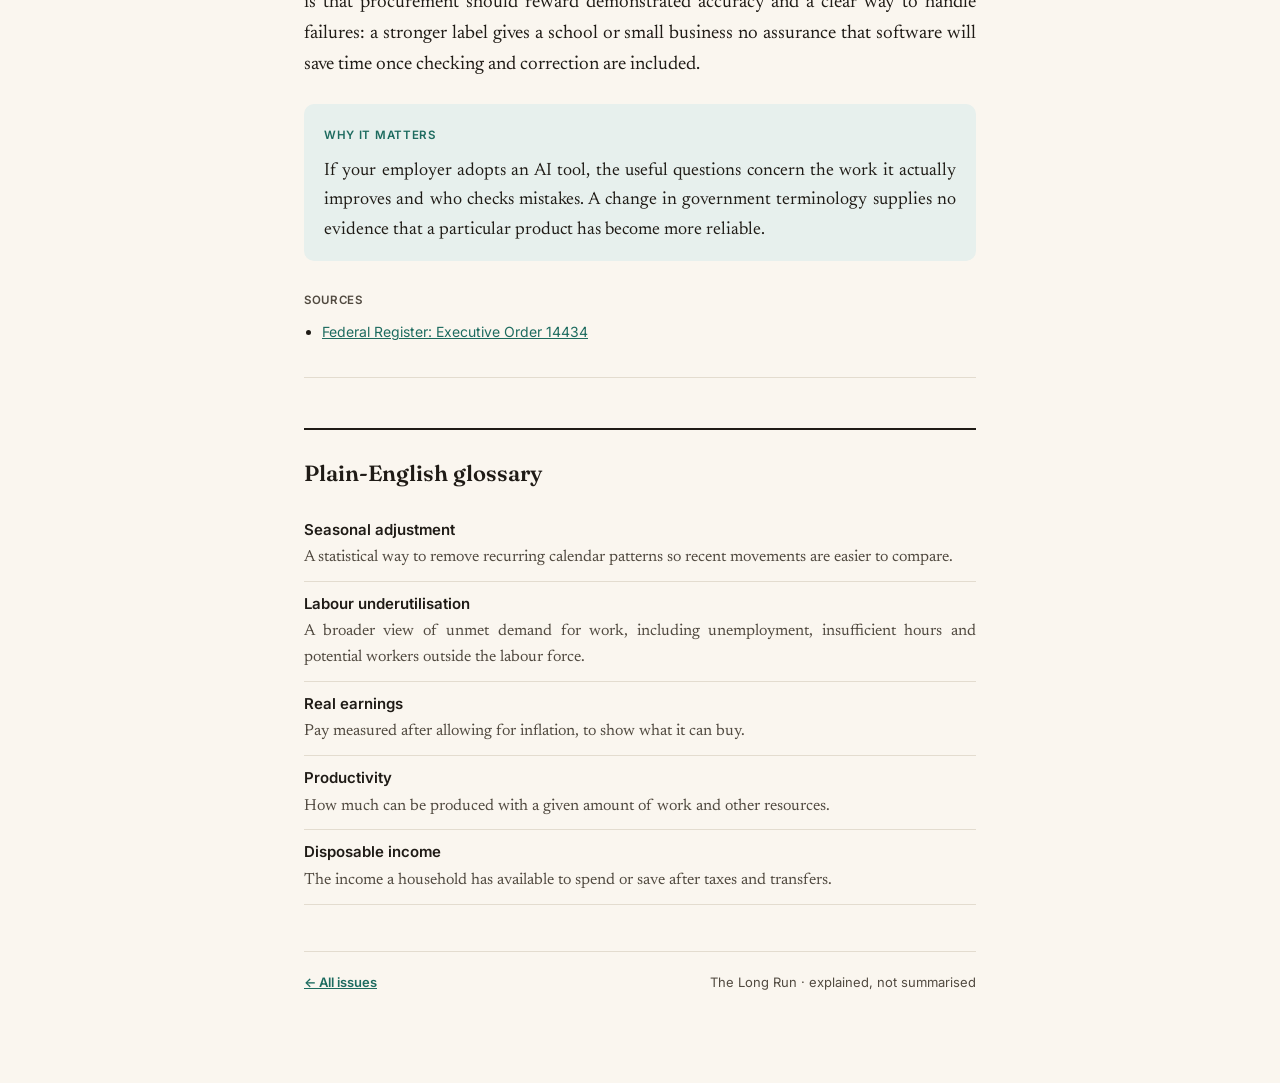
<file: issues/2026-10-05.html>
<!DOCTYPE html>
<html lang="en">
<head>
  <meta charset="utf-8">
  <meta name="viewport" content="width=device-width, initial-scale=1">
  <title>What a job can buy · The Long Run #4</title>
  <meta name="description" content="A stronger jobs figure feels different when you&#x27;re still waiting for enough hours or watching the rent climb, which is why this week&#x27;s numbers deserve a closer look. Brazil&#x27;s employment releases, Euro">
  <link rel="preconnect" href="https://fonts.googleapis.com">
  <link rel="preconnect" href="https://fonts.gstatic.com" crossorigin>
  <link href="https://fonts.googleapis.com/css2?family=Fraunces:opsz,wght@9..144,400;9..144,500;9..144,600;9..144,700&family=Newsreader:ital,opsz@0,6..72;1,6..72&family=Inter:wght@400;500;600&display=swap" rel="stylesheet">
  <link rel="stylesheet" href="../style.css">
</head>
<body>
  
  <div class="lang-switch" id="lang-switch" aria-label="Language">
    <button data-set="en">EN</button><button data-set="pt">PT</button>
  </div>
  <header class="masthead">
    <a class="mast-name" href="../index.html">The Long Run</a>
    <p class="mast-tag"><span data-lang="en">Economics, politics &amp; technology, explained. Once a week, with the theory underneath.</span><span data-lang="pt">Economia, política e tecnologia, explicadas. Uma vez por semana, com a teoria por trás.</span></p>
  </header>
  <main class="issue">
    <div class="issue-meta">
      <span><span data-lang="en">Issue</span><span data-lang="pt">Edição</span> #4</span>
      <span><span data-lang="en">Week of</span><span data-lang="pt">Semana de</span> <span data-lang="en">October 5, 2026</span><span data-lang="pt">outubro 5, 2026</span></span>
    </div>
    <h1 class="issue-title"><span data-lang="en">What a job can buy</span><span data-lang="pt">O que o trabalho permite comprar</span></h1>
    <p class="editors-note"><span data-lang="en">A stronger jobs figure feels different when you&#x27;re still waiting for enough hours or watching the rent climb, which is why this week&#x27;s numbers deserve a closer look. Brazil&#x27;s employment releases, Europe&#x27;s prices and America&#x27;s hiring figures tell us different things about how much room families have to breathe. Reporting covers September 28 to October 5, with a cutoff of 04:03 in Zurich (23:03 on October 4 in Brasília); the election brief distinguishes reported results from the official calendar.</span><span data-lang="pt">O avanço do emprego tem outro gosto para quem ainda espera conseguir mais horas de trabalho ou vê o aluguel subir, por isso vale olhar os números da semana com um pouco mais de cuidado. Os dados brasileiros de trabalho, os preços na Europa e as contratações nos Estados Unidos mostram quanto espaço sobra no orçamento das famílias. Esta edição cobre de 28 de setembro a 5 de outubro, com fechamento às 4h03 de Zurique (23h03 de 4 de outubro em Brasília); a nota eleitoral distingue o resultado noticiado do calendário oficial.</span></p>
    <nav class="pills" id="pills" aria-label="Filter by topic"><button class="pill active" data-cat="all"><span data-lang="en">All</span><span data-lang="pt">Tudo</span></button><button class="pill" data-cat="Brazil">🇧🇷 <span data-lang="en">Brazil</span><span data-lang="pt">Brasil</span></button><button class="pill" data-cat="Europe">🇪🇺 <span data-lang="en">Europe</span><span data-lang="pt">Europa</span></button><button class="pill" data-cat="USA">🇺🇸 <span data-lang="en">USA</span><span data-lang="pt">EUA</span></button><button class="pill" data-cat="International">🌍 <span data-lang="en">International</span><span data-lang="pt">Internacional</span></button><button class="pill" data-cat="Technology">💻 <span data-lang="en">Technology</span><span data-lang="pt">Tecnologia</span></button></nav>
    
  <article class="lead" data-cats="Brazil">
    <div class="tag-row"><span class="tag">🇧🇷 <span data-lang="en">Brazil</span><span data-lang="pt">Brasil</span></span></div>
    <h2><span data-lang="en">Brazil keeps adding jobs, but security takes more than a low unemployment rate</span><span data-lang="pt">Brasil segue criando vagas, mas segurança exige mais que desemprego baixo</span></h2>
    <p class="dek"><span data-lang="en">The latest releases show why employment, available hours and purchasing power need to be read together.</span><span data-lang="pt">Os dados mais recentes mostram por que emprego, horas disponíveis e poder de compra precisam ser lidos juntos.</span></p>
    <div class="body"><p><span data-lang="en">Brazil&#x27;s labour market gave households some encouraging news before election weekend: the Labour Ministry&#x27;s September 29 release recorded a net gain of 165,827 formal jobs in August. Because that figure subtracts departures from new hires, it describes the additional jobs left at the end of the process; it doesn&#x27;t tell us how many people changed employers or how secure their new contracts feel.</span><span data-lang="pt">O mercado de trabalho trouxe uma notícia animadora antes do fim de semana eleitoral: a divulgação de 29 de setembro do Ministério do Trabalho registrou saldo de 165.827 vagas formais em agosto. Como esse número desconta os desligamentos das admissões, ele mostra quantos postos ficaram a mais ao fim desse movimento; sozinho, não revela quantas pessoas trocaram de empregador nem a segurança que sentem no novo contrato.</span></p>
<p><span data-lang="en">The broader household picture also improved compared with a year earlier: unemployment stood at 5.3% in the June–August quarter, against 5.6% in the same period of 2025, according to the Finance Ministry&#x27;s summary of IBGE data. After adjusting for seasonal patterns, however, the ministry calculated an unchanged rate of 5.4% relative to July, a useful reminder that an annual improvement can coexist with little recent movement.</span><span data-lang="pt">O quadro mais amplo das famílias também melhorou em relação ao ano anterior: o desemprego ficou em 5,3% no trimestre de junho a agosto, ante 5,6% no mesmo período de 2025, segundo o resumo dos dados do IBGE feito pelo Ministério da Fazenda. Já com o ajuste que desconta padrões sazonais, a Fazenda calculou uma taxa de 5,4%, estável em relação a julho, lembrando que a melhora anual pode conviver com pouco movimento recente.</span></p>
<p><span data-lang="en">These are different windows on work, so adding the numbers together would create a misleading picture: Caged tracks formal employment records, while the household survey also reaches people working outside those arrangements. For a family, moving from irregular shifts into a dependable job can matter even when the national unemployment rate barely moves, because a predictable income makes it easier to commit to rent or arrange childcare.</span><span data-lang="pt">Cada levantamento observa o trabalho por um caminho, por isso somar seus números produziria uma imagem enganosa: o Caged acompanha registros de emprego formal, enquanto a pesquisa domiciliar também alcança quem trabalha fora desses vínculos. Para uma família, sair de jornadas irregulares e conseguir um emprego com renda previsível pode fazer diferença mesmo quando a taxa nacional quase não muda, porque fica mais fácil assumir um aluguel ou organizar os cuidados com os filhos.</span></p>
<p><span data-lang="en">There is also a gap between having some work and having enough of it: the broader labour underutilisation rate was 13.1%, a measure that reaches beyond unemployment to include insufficient hours and potential workers outside the labour force. A person who needs more hours may appear in the employment total while still struggling to cover the same monthly bills, which is why the headline rate cannot stand in for financial security.</span><span data-lang="pt">Também existe uma distância entre ter algum trabalho e ter trabalho suficiente: a taxa de subutilização ficou em 13,1%, uma medida que vai além do desemprego e inclui horas insuficientes e pessoas da força de trabalho potencial. Quem precisa trabalhar mais pode aparecer entre os ocupados e continuar sem conseguir pagar as mesmas contas do mês, por isso a taxa principal não resume a segurança financeira.</span></p>
<p><span data-lang="en">Purchasing power brings another piece of the story: IBGE&#x27;s release, reproduced by Agência Gov, put average usual earnings from all jobs at R$3,777, up 3.7% from a year earlier after inflation. That average is encouraging, though it doesn&#x27;t describe every household; someone whose rent has risen faster than their pay can reasonably feel squeezed while the national measure improves.</span><span data-lang="pt">O poder de compra completa parte desse quadro: a divulgação do IBGE reproduzida pela Agência Gov apontou rendimento médio habitual de todos os trabalhos de R$ 3.777, alta de 3,7% em um ano já descontada a inflação. A média é animadora, mas não descreve cada família; quem teve reajuste de aluguel maior que o aumento de salário pode sentir aperto mesmo com a melhora do indicador nacional.</span></p>
<p><span data-lang="en">Our reading is that the improvement deserves to be protected by making work more productive and dependable, rather than assuming a low unemployment rate settles the question. Investment that helps a small business fulfil more orders can support better pay without simply passing every extra cost to customers, while more reliable hours give workers a firmer basis for spending; the next releases should be judged on both the amount of work and what it actually buys.</span><span data-lang="pt">Nossa leitura é que vale preservar esse avanço tornando o trabalho mais produtivo e estável, sem tratar o desemprego baixo como resposta para tudo. Um investimento que permita à pequena empresa atender mais pedidos pode sustentar salários melhores sem repassar todo custo adicional ao consumidor, enquanto jornadas mais previsíveis dão ao trabalhador uma base mais firme para gastar; as próximas divulgações precisam ser avaliadas tanto pela quantidade de trabalho quanto pelo que ele permite comprar.</span></p></div>
    <div class="why"><span class="why-label"><span data-lang="en">Why it matters</span><span data-lang="pt">Por que importa</span></span><p><span data-lang="en">A dependable wage makes it easier to plan the grocery shop and pay rent without borrowing between paydays. When reading the next jobs headline, look at hours and pay alongside unemployment: those are often the details that decide whether your household feels any relief.</span><span data-lang="pt">Um salário previsível ajuda a organizar a compra do mês e pagar o aluguel sem recorrer ao crédito entre um pagamento e outro. Na próxima manchete sobre emprego, vale olhar as horas e a renda junto com o desemprego: muitas vezes são esses detalhes que definem se o alívio chega à sua casa.</span></p></div>
    
    <aside class="theory">
      <span class="theory-kicker"><span data-lang="en">The theory underneath</span><span data-lang="pt">A teoria por trás</span></span>
      <h4><span data-lang="en">When more jobs become a better living</span><span data-lang="pt">Quando mais emprego vira uma vida melhor</span></h4>
      <div class="lens-row"><span class="lens-name"><span data-lang="en">The mainstream view</span><span data-lang="pt">A visão ortodoxa</span></span><p><span data-lang="en">Mainstream economics asks whether firms can produce more as employment expands: if output keeps pace with pay, workers can earn more without an equivalent rise in prices. If businesses cannot expand, competition for scarce staff can instead raise costs, so productivity matters alongside hiring.</span><span data-lang="pt">A visão ortodoxa pergunta se as empresas conseguem produzir mais à medida que o emprego cresce: quando a produção acompanha os salários, a renda pode melhorar sem uma alta equivalente dos preços. Se a empresa não consegue expandir, a disputa por trabalhadores pode elevar custos, por isso a produtividade precisa ser olhada junto com as contratações.</span></p></div><div class="lens-row"><span class="lens-name"><span data-lang="en">The heterodox view</span><span data-lang="pt">A visão heterodoxa</span></span><p><span data-lang="en">A labour and institutional view asks how much bargaining power workers have and whether jobs come with stable hours and protection. More spending by households can also help firms sell enough to invest, so better wages can support production as well as add to costs.</span><span data-lang="pt">Uma leitura trabalhista e institucional pergunta quanto poder de negociação o trabalhador tem e se a vaga oferece proteção e horários estáveis. O consumo das famílias também pode dar às empresas vendas suficientes para investir, de modo que salários melhores sustentam a produção ao mesmo tempo que entram nos custos.</span></p></div>
      <p class="lens-takeaway"><strong><span data-lang="en">Where we land:</span><span data-lang="pt">Onde ficamos:</span></strong> <span data-lang="en">The releases support cautious optimism, with enough remaining underused labour to make blanket claims of overheating unconvincing. The useful goal is sustained improvements in earnings and job security, supported by the capacity to produce more.</span><span data-lang="pt">Os dados permitem um otimismo moderado, com trabalho ainda subutilizado suficiente para tornar pouco convincentes afirmações genéricas de superaquecimento. O objetivo deve ser melhorar renda e segurança de forma duradoura, com capacidade de produzir mais.</span></p>
    </aside>
    <div class="sources"><span class="sources-label"><span data-lang="en">Sources</span><span data-lang="pt">Fontes</span></span><ul><li><a href="https://www.gov.br/trabalho-e-emprego/pt-br/noticias-e-conteudo/2026/setembro/novo-caged-emprego-formal-gera-165-8-mil-vagas-em-agosto-e-acumula-1-13-milhao-de-postos-no-ano/" target="_blank" rel="noopener">Labour Ministry: August formal employment, September 29</a></li><li><a href="https://www.gov.br/fazenda/pt-br/central-de-conteudo/publicacoes/conjuntura-economica/emprego-e-renda/defeso-eleitoral-2026/informativo-pnad-ago2026.html" target="_blank" rel="noopener">Finance Ministry: August PNAD indicators</a></li><li><a href="https://agenciagov.ebc.com.br/noticias/202609/desemprego-cai-no-trimestre-e-numero-de-pessoas-ocupadas-e-o-maior-da-serie-historica" target="_blank" rel="noopener">IBGE release reproduced by Agência Gov</a></li></ul></div>
  </article>
    <section class="briefs" id="briefs-section"><h2 class="section-rule"><span data-lang="en">Also this week</span><span data-lang="pt">Também esta semana</span></h2><div class="brief-grid">
  <article class="brief" data-cats="Brazil">
    <div class="brief-head"><div class="tag-row"><span class="tag">🇧🇷 <span data-lang="en">Brazil</span><span data-lang="pt">Brasil</span></span></div><span class="concept"><span data-lang="en">The idea:</span><span data-lang="pt">A ideia:</span> <span data-lang="en">Following the money behind a campaign promise</span><span data-lang="pt">Seguir o dinheiro por trás da promessa eleitoral</span></span></div>
    <h3><span data-lang="en">Brazil heads towards a runoff, with household promises still to be tested</span><span data-lang="pt">Brasil caminha para o segundo turno, com promessas para o bolso ainda em teste</span></h3>
    <div class="body"><p><span data-lang="en">Exame&#x27;s election-night report says Lula and Flávio Bolsonaro will contest the presidential runoff on October 25, the date established in the TSE&#x27;s election rules. We are attributing the pairing to that reporting and leaving out vote shares, because the accessible reports did not provide a consistent count at our cutoff.</span><span data-lang="pt">A cobertura da noite eleitoral da Exame informa que Lula e Flávio Bolsonaro disputarão o segundo turno presidencial em 25 de outubro, data prevista nas regras do TSE. Atribuímos essa definição à reportagem e deixamos de fora os percentuais de votos, porque os relatos acessíveis não apresentavam uma contagem consistente no fechamento.</span></p>
<p><span data-lang="en">The economic question for the next stage is how campaign promises become a budget: a pledge to leave families with more money needs an explanation of who pays and how it will be delivered. Our test for either candidate is the same: show the financing and the route through the institutions that must implement it, because an announcement alone cannot change a grocery bill.</span><span data-lang="pt">A pergunta econômica da próxima etapa é como as promessas de campanha entram no orçamento: dizer que vai sobrar mais dinheiro para as famílias exige explicar quem paga e como a medida será entregue. Nosso critério para qualquer candidato é o mesmo: mostrar o financiamento e o caminho pelas instituições que precisam executar a proposta, porque um anúncio sozinho não muda a conta do supermercado.</span></p></div>
    <div class="why"><span class="why-label"><span data-lang="en">Why it matters</span><span data-lang="pt">Por que importa</span></span><p><span data-lang="en">For households, the useful comparison is the likely effect of a proposal on disposable income and public services once its funding is included. A campaign promise remains a proposal until the necessary decisions are made.</span><span data-lang="pt">Para as famílias, vale comparar o efeito provável de cada proposta sobre a renda disponível e os serviços públicos depois de incluir seu financiamento. Uma promessa de campanha continua sendo uma proposta até que as decisões necessárias sejam tomadas.</span></p></div>
    <div class="sources"><span class="sources-label"><span data-lang="en">Sources</span><span data-lang="pt">Fontes</span></span><ul><li><a href="https://exame.com/brasil/vai-ter-segundo-turno-veja-o-resultado-das-eleicoes-2026/" target="_blank" rel="noopener">Exame: reported presidential runoff, October 4</a></li><li><a href="https://www.tse.jus.br/legislacao/compilada/res/2026/resolucao-no-23-751-de-26-de-fevereiro-de-2026" target="_blank" rel="noopener">TSE: official election dates, Resolution 23.751</a></li></ul></div>
  </article>
  <article class="brief" data-cats="USA">
    <div class="brief-head"><div class="tag-row"><span class="tag">🇺🇸 <span data-lang="en">USA</span><span data-lang="pt">EUA</span></span></div><span class="concept"><span data-lang="en">The idea:</span><span data-lang="pt">A ideia:</span> <span data-lang="en">The value of having another job offer</span><span data-lang="pt">O valor de ter outra oferta de emprego</span></span></div>
    <h3><span data-lang="en">US hiring leaves little room for complacency</span><span data-lang="pt">Contratações nos EUA deixam pouco espaço para acomodação</span></h3>
    <div class="body"><p><span data-lang="en">The October 2 US employment report put September&#x27;s payroll gain at 29,000 and unemployment at 4.2%, with the Bureau of Labor Statistics describing both as little changed. Hiring had averaged 45,000 a month over the preceding year, so the latest figure belongs in a longer picture of limited job creation rather than supporting a sweeping conclusion on its own.</span><span data-lang="pt">O relatório americano divulgado em 2 de outubro apontou criação de 29 mil vagas em setembro e desemprego de 4,2%, com o Bureau of Labor Statistics classificando ambos como pouco alterados. Nos 12 meses anteriores, as contratações haviam avançado em média 45 mil por mês, por isso o dado mais recente precisa ser lido dentro de um quadro mais longo de geração limitada de vagas, sem sustentar sozinho uma conclusão definitiva.</span></p>
<p><span data-lang="en">For someone looking to move jobs, slower hiring can mean fewer alternatives even without a sudden wave of dismissals, weakening the leverage that comes from having another offer. Our reading is that policymakers should take that risk seriously while checking the wider evidence on prices: raising borrowing costs can restrain spending, but it can also make a hesitant employer postpone the next vacancy.</span><span data-lang="pt">Para quem procura mudar de emprego, menos contratações podem significar menos alternativas mesmo sem uma onda repentina de demissões, reduzindo o poder de negociação que vem de ter outra oferta. Nossa leitura é que a política econômica deve levar esse risco a sério enquanto acompanha o conjunto dos dados de preços: encarecer o crédito pode conter o consumo, mas também levar um empregador indeciso a adiar a próxima vaga.</span></p></div>
    <div class="why"><span class="why-label"><span data-lang="en">Why it matters</span><span data-lang="pt">Por que importa</span></span><p><span data-lang="en">A quiet hiring market can make a pay rise harder to negotiate and a job search longer. One monthly estimate is too narrow a basis for assuming that borrowing will soon become cheaper.</span><span data-lang="pt">Um mercado com poucas contratações pode dificultar a negociação de um aumento e prolongar a busca por emprego. Uma estimativa mensal é uma base estreita demais para contar com crédito mais barato em breve.</span></p></div>
    <div class="sources"><span class="sources-label"><span data-lang="en">Sources</span><span data-lang="pt">Fontes</span></span><ul><li><a href="https://www.bls.gov/news.release/archives/empsit_10022026.htm" target="_blank" rel="noopener">BLS: September employment report, October 2</a></li></ul></div>
  </article>
  <article class="brief" data-cats="Europe">
    <div class="brief-head"><div class="tag-row"><span class="tag">🇪🇺 <span data-lang="en">Europe</span><span data-lang="pt">Europa</span></span></div><span class="concept"><span data-lang="en">The idea:</span><span data-lang="pt">A ideia:</span> <span data-lang="en">Why the same inflation rate feels different</span><span data-lang="pt">Por que a mesma inflação pesa de maneiras diferentes</span></span></div>
    <h3><span data-lang="en">Europe’s inflation pickup lands unevenly on household budgets</span><span data-lang="pt">Alta da inflação europeia pesa de forma desigual no orçamento</span></h3>
    <div class="body"><p><span data-lang="en">Eurostat&#x27;s October 2 flash estimate put euro area annual inflation at 3.8% in September, up from 3.2% in August, with energy prices 18.8% above a year earlier. These are preliminary annual comparisons, so they describe how prices differ from last September rather than saying the typical household&#x27;s monthly bill rose by those amounts.</span><span data-lang="pt">A estimativa preliminar da Eurostat de 2 de outubro colocou a inflação anual da área do euro em 3,8% em setembro, ante 3,2% em agosto, com energia 18,8% mais cara que um ano antes. São comparações anuais ainda preliminares: mostram a diferença em relação a setembro passado, sem dizer que a conta mensal de uma família típica subiu nesses percentuais.</span></p>
<p><span data-lang="en">The pressure depends on what you have to buy: someone who drives to work or heats a poorly insulated home has less room to avoid an energy increase. Higher interest rates can slow other spending but cannot quickly supply cheaper fuel, which is why we would judge any response by how well it limits wider price pressure while helping exposed households reduce their energy needs.</span><span data-lang="pt">O aperto depende do que é difícil deixar de comprar: quem precisa dirigir para trabalhar ou aquecer uma casa com isolamento ruim tem menos espaço para escapar da alta da energia. Juros maiores podem reduzir outros gastos, mas não entregam combustível barato rapidamente, por isso avaliaríamos a resposta pela capacidade de conter a disseminação das altas enquanto ajuda as famílias mais expostas a diminuir sua necessidade de energia.</span></p></div>
    <div class="why"><span class="why-label"><span data-lang="en">Why it matters</span><span data-lang="pt">Por que importa</span></span><p><span data-lang="en">Your own inflation can run above the average if energy takes a large share of your budget. The release warrants checking upcoming bills, without treating a regional index as a forecast for every household.</span><span data-lang="pt">A inflação que você sente pode superar a média quando a energia consome uma parcela grande do orçamento. O dado justifica conferir as próximas contas, sem transformar um índice regional em previsão para cada família.</span></p></div>
    <div class="sources"><span class="sources-label"><span data-lang="en">Sources</span><span data-lang="pt">Fontes</span></span><ul><li><a href="https://ec.europa.eu/eurostat/en/web/products-euro-indicators/w/2-02102026-ap" target="_blank" rel="noopener">Eurostat: September inflation flash estimate, October 2</a></li></ul></div>
  </article>
  <article class="brief" data-cats="Europe">
    <div class="brief-head"><div class="tag-row"><span class="tag">🇪🇺 <span data-lang="en">Europe</span><span data-lang="pt">Europa</span></span></div><span class="concept"><span data-lang="en">The idea:</span><span data-lang="pt">A ideia:</span> <span data-lang="en">Slower price growth versus falling prices</span><span data-lang="pt">Alta menor dos preços e queda dos preços</span></span></div>
    <h3><span data-lang="en">A slower rise in European house prices still raises the entry cost</span><span data-lang="pt">Imóvel europeu sobe menos, mas a entrada continua ficando mais cara</span></h3>
    <div class="body"><p><span data-lang="en">Eurostat&#x27;s October 1 release showed euro area house prices up 4.0% from a year earlier in the second quarter, compared with annual growth of 4.6% in the first. Prices also rose 1.1% from the previous quarter, meaning the easing annual growth rate still came with a higher purchase price on average.</span><span data-lang="pt">A divulgação de 1º de outubro da Eurostat mostrou alta anual de 4,0% nos preços dos imóveis da área do euro no segundo trimestre, ante 4,6% no primeiro. Os preços também avançaram 1,1% em relação ao trimestre anterior, ou seja, a desaceleração da taxa anual ainda veio acompanhada de um preço médio de compra maior.</span></p>
<p><span data-lang="en">For a first-time buyer saving a deposit, that distinction matters: a slower increase can still move the required savings further away, while an owner sees an asset gain on paper. Housing policy therefore needs to look beyond the speed of price growth to whether homes are available where people need to live, since adding purchasing power without more supply can push buyers into bidding against each other.</span><span data-lang="pt">Para quem junta dinheiro para a entrada do primeiro imóvel, a diferença importa: uma alta menor ainda pode afastar a meta de poupança, enquanto o proprietário vê seu patrimônio valorizar no papel. A política habitacional precisa olhar além da velocidade dos preços e verificar se há moradia onde as pessoas precisam viver, porque ampliar o poder de compra sem aumentar a oferta pode apenas levar compradores a disputar o mesmo imóvel.</span></p></div>
    <div class="why"><span class="why-label"><span data-lang="en">Why it matters</span><span data-lang="pt">Por que importa</span></span><p><span data-lang="en">A lower house-price growth rate does not necessarily make a home cheaper to buy. The practical test is the price and financing cost of a suitable home relative to your income and savings.</span><span data-lang="pt">Uma taxa menor de valorização não significa necessariamente uma casa mais barata. O teste prático é comparar preço e custo do financiamento de um imóvel adequado com sua renda e suas economias.</span></p></div>
    <div class="sources"><span class="sources-label"><span data-lang="en">Sources</span><span data-lang="pt">Fontes</span></span><ul><li><a href="https://ec.europa.eu/eurostat/en/web/products-euro-indicators/w/2-01102026-bp" target="_blank" rel="noopener">Eurostat: second-quarter house prices, October 1</a></li></ul></div>
  </article>
  <article class="brief" data-cats="USA Technology">
    <div class="brief-head"><div class="tag-row"><span class="tag">🇺🇸 <span data-lang="en">USA</span><span data-lang="pt">EUA</span></span><span class="tag">💻 <span data-lang="en">Technology</span><span data-lang="pt">Tecnologia</span></span></div><span class="concept"><span data-lang="en">The idea:</span><span data-lang="pt">A ideia:</span> <span data-lang="en">Checking quality when a label tells you too little</span><span data-lang="pt">Conferir a qualidade quando o nome explica pouco</span></span></div>
    <h3><span data-lang="en">Washington gives AI a new name; buyers still need proof of performance</span><span data-lang="pt">Washington dá novo nome à IA; quem compra ainda precisa de prova</span></h3>
    <div class="body"><p><span data-lang="en">A September 29 executive order, published in the Federal Register on October 2, directs the US executive branch to use “Super Intelligence” in place of “Artificial Intelligence” where the law permits. For now it points to the existing statutory definition of AI, while requesting proposed legislative language within 60 days; that request is a future step, not an enacted new definition.</span><span data-lang="pt">Uma ordem executiva de 29 de setembro, publicada no Federal Register em 2 de outubro, determina que o Executivo americano use “Super Intelligence” no lugar de “Artificial Intelligence” onde a lei permitir. Por enquanto, o texto remete à definição legal existente de IA e pede uma proposta de redação legislativa em até 60 dias; esse pedido é uma etapa futura, sem equivaler a uma nova definição já aprovada em lei.</span></p>
<p><span data-lang="en">The economic risk is that official language makes a product sound more capable than the evidence supports, especially when a buyer cannot easily inspect how it works. Our view is that procurement should reward demonstrated accuracy and a clear way to handle failures: a stronger label gives a school or small business no assurance that software will save time once checking and correction are included.</span><span data-lang="pt">O risco econômico é a linguagem oficial fazer um produto parecer mais capaz do que as evidências mostram, sobretudo quando o comprador não consegue examinar facilmente como ele funciona. Nossa visão é que a contratação deve premiar precisão demonstrada e uma forma clara de lidar com falhas: um nome mais forte não garante à escola ou à pequena empresa que o programa economizará tempo depois de incluir conferência e correção.</span></p></div>
    <div class="why"><span class="why-label"><span data-lang="en">Why it matters</span><span data-lang="pt">Por que importa</span></span><p><span data-lang="en">If your employer adopts an AI tool, the useful questions concern the work it actually improves and who checks mistakes. A change in government terminology supplies no evidence that a particular product has become more reliable.</span><span data-lang="pt">Se a empresa onde você trabalha adotar uma ferramenta de IA, vale perguntar quais tarefas ela realmente melhora e quem confere os erros. A mudança na terminologia do governo não demonstra que um produto específico ficou mais confiável.</span></p></div>
    <div class="sources"><span class="sources-label"><span data-lang="en">Sources</span><span data-lang="pt">Fontes</span></span><ul><li><a href="https://www.govinfo.gov/content/pkg/FR-2026-10-02/pdf/2026-20321.pdf" target="_blank" rel="noopener">Federal Register: Executive Order 14434</a></li></ul></div>
  </article></div></section>
    <section class="glossary"><h3><span data-lang="en">Plain-English glossary</span><span data-lang="pt">Glossário</span></h3><dl><div class="gloss-item"><dt><span data-lang="en">Seasonal adjustment</span><span data-lang="pt">Ajuste sazonal</span></dt><dd><span data-lang="en">A statistical way to remove recurring calendar patterns so recent movements are easier to compare.</span><span data-lang="pt">Um cálculo que retira padrões recorrentes do calendário para facilitar a comparação dos movimentos recentes.</span></dd></div><div class="gloss-item"><dt><span data-lang="en">Labour underutilisation</span><span data-lang="pt">Subutilização do trabalho</span></dt><dd><span data-lang="en">A broader view of unmet demand for work, including unemployment, insufficient hours and potential workers outside the labour force.</span><span data-lang="pt">Uma medida mais ampla da falta de trabalho, que inclui desemprego, horas insuficientes e pessoas da força de trabalho potencial.</span></dd></div><div class="gloss-item"><dt><span data-lang="en">Real earnings</span><span data-lang="pt">Rendimento real</span></dt><dd><span data-lang="en">Pay measured after allowing for inflation, to show what it can buy.</span><span data-lang="pt">A renda depois de descontar a inflação, para mostrar o que ela permite comprar.</span></dd></div><div class="gloss-item"><dt><span data-lang="en">Productivity</span><span data-lang="pt">Produtividade</span></dt><dd><span data-lang="en">How much can be produced with a given amount of work and other resources.</span><span data-lang="pt">Quanto se consegue produzir com determinada quantidade de trabalho e outros recursos.</span></dd></div><div class="gloss-item"><dt><span data-lang="en">Disposable income</span><span data-lang="pt">Renda disponível</span></dt><dd><span data-lang="en">The income a household has available to spend or save after taxes and transfers.</span><span data-lang="pt">A renda que a família tem para gastar ou poupar depois de impostos e transferências.</span></dd></div></dl></section>
    <footer class="issue-foot">
      <a href="../index.html"><span data-lang="en">← All issues</span><span data-lang="pt">← Todas as edições</span></a>
      <span>The Long Run · <span data-lang="en">explained, not summarised</span><span data-lang="pt">explicado, não resumido</span></span>
    </footer>
  </main>
  
<script>
(function(){
  var pills = Array.prototype.slice.call(document.querySelectorAll('#pills .pill'));
  var arts = Array.prototype.slice.call(document.querySelectorAll('[data-cats]'));
  var briefsSection = document.getElementById('briefs-section');
  function catsOf(el){ return el.getAttribute('data-cats').split(' ').filter(Boolean); }
  pills.forEach(function(p){
    var cat = p.getAttribute('data-cat');
    if(cat === 'all') return;
    if(arts.filter(function(a){ return catsOf(a).indexOf(cat) > -1; }).length === 0){
      p.disabled = true; p.classList.add('empty');
    }
  });
  function apply(cat){
    arts.forEach(function(a){
      a.style.display = (cat === 'all' || catsOf(a).indexOf(cat) > -1) ? '' : 'none';
    });
    if(briefsSection){
      var any = arts.some(function(a){ return a.classList.contains('brief') && a.style.display !== 'none'; });
      briefsSection.querySelector('.section-rule').style.display = any ? '' : 'none';
    }
    pills.forEach(function(p){ p.classList.toggle('active', p.getAttribute('data-cat') === cat); });
  }
  pills.forEach(function(p){ p.addEventListener('click', function(){ if(!p.disabled) apply(p.getAttribute('data-cat')); }); });
})();
</script>
  
<script>
(function(){
  var saved = localStorage.getItem('lr-lang') || 'en';
  var btns = Array.prototype.slice.call(document.querySelectorAll('#lang-switch button'));
  function set(l){
    document.documentElement.setAttribute('lang', l);
    localStorage.setItem('lr-lang', l);
    btns.forEach(function(b){ b.classList.toggle('active', b.getAttribute('data-set') === l); });
  }
  btns.forEach(function(b){ b.addEventListener('click', function(){ set(b.getAttribute('data-set')); }); });
  set(saved);
})();
</script>
</body>
</html>
</file>
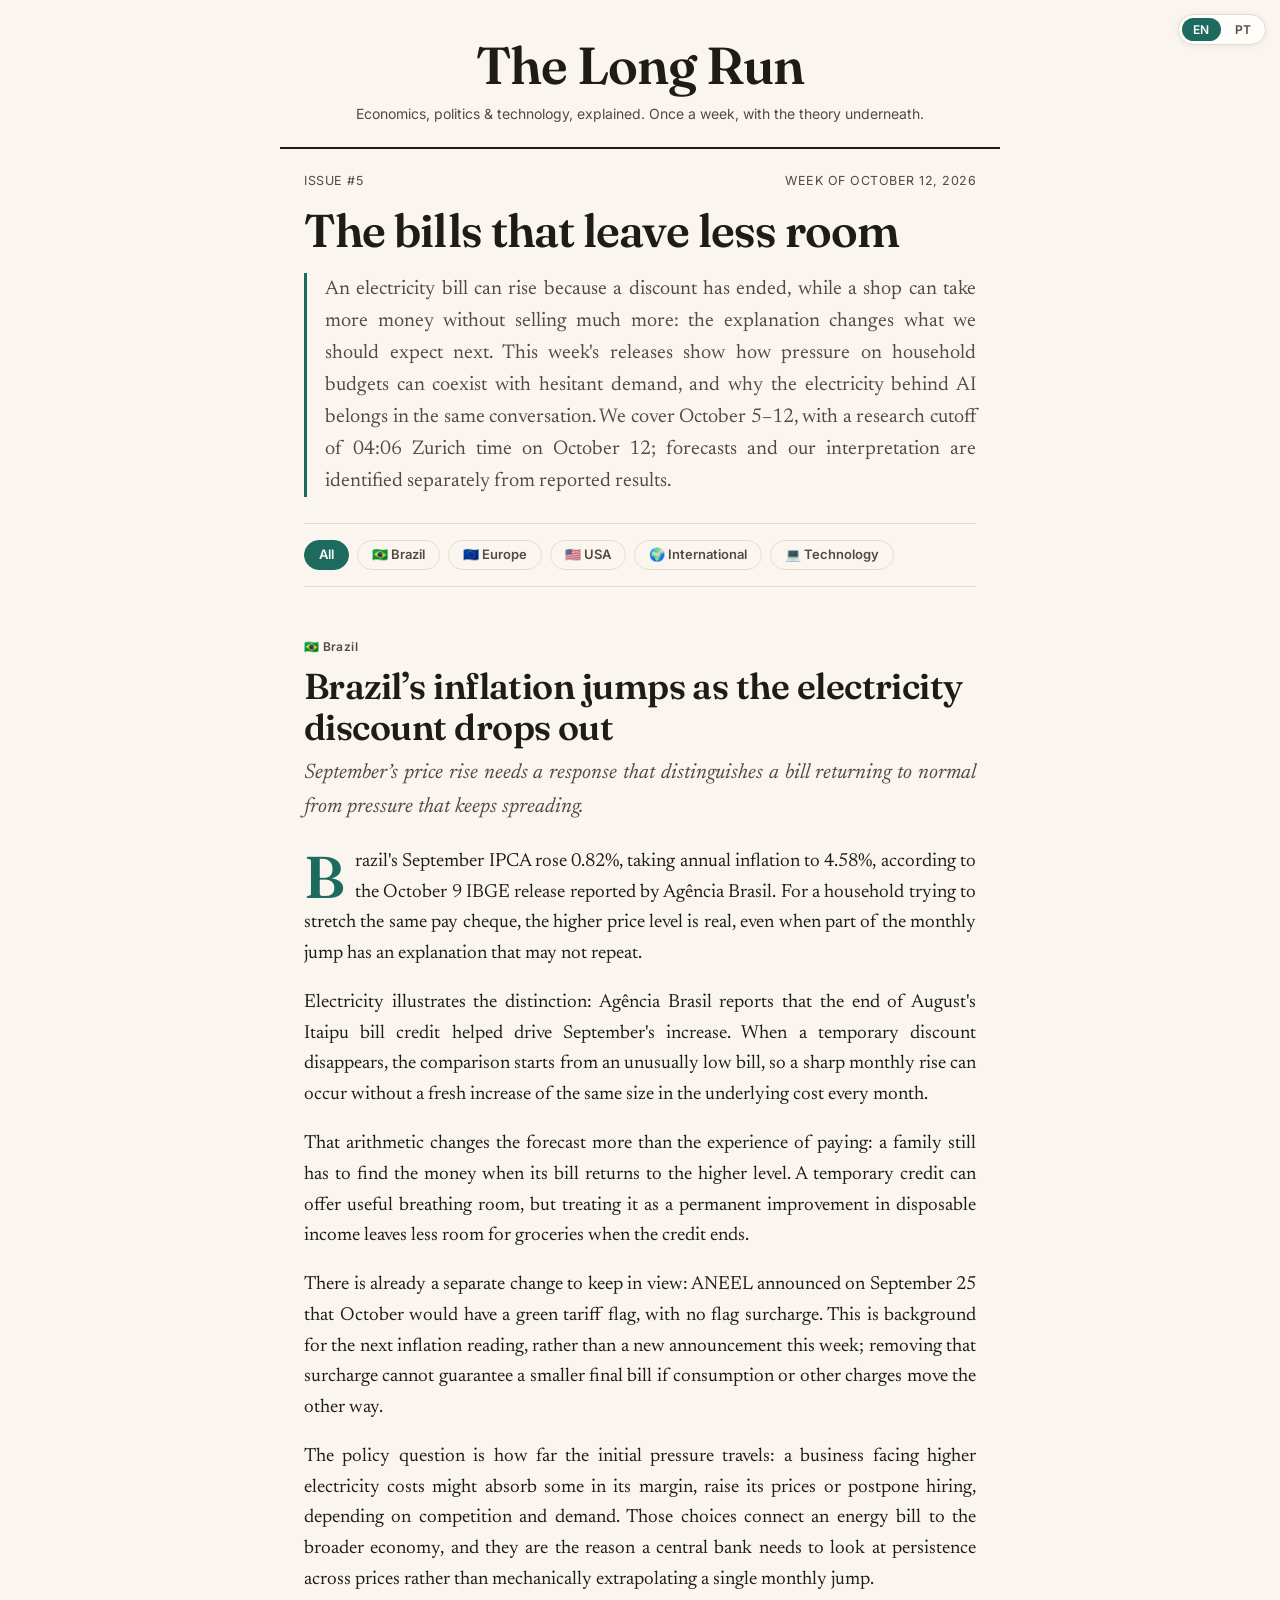
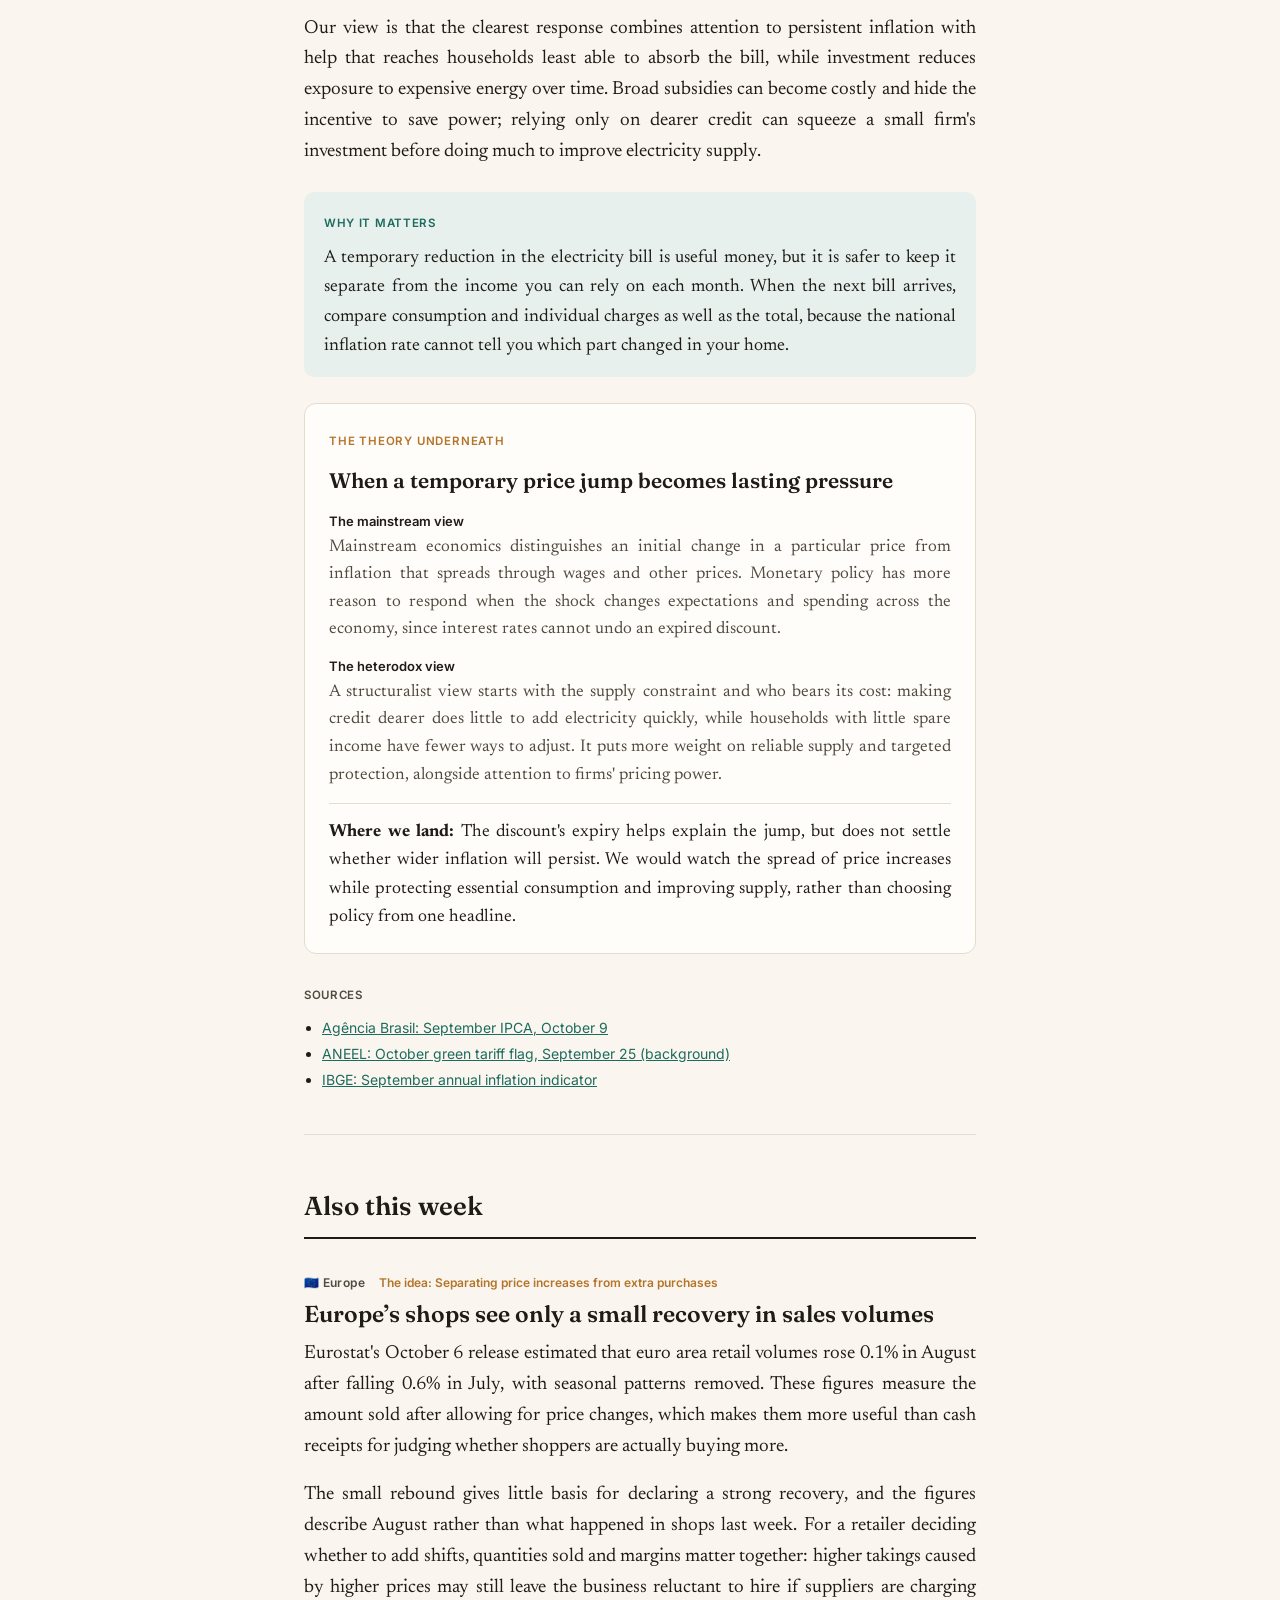
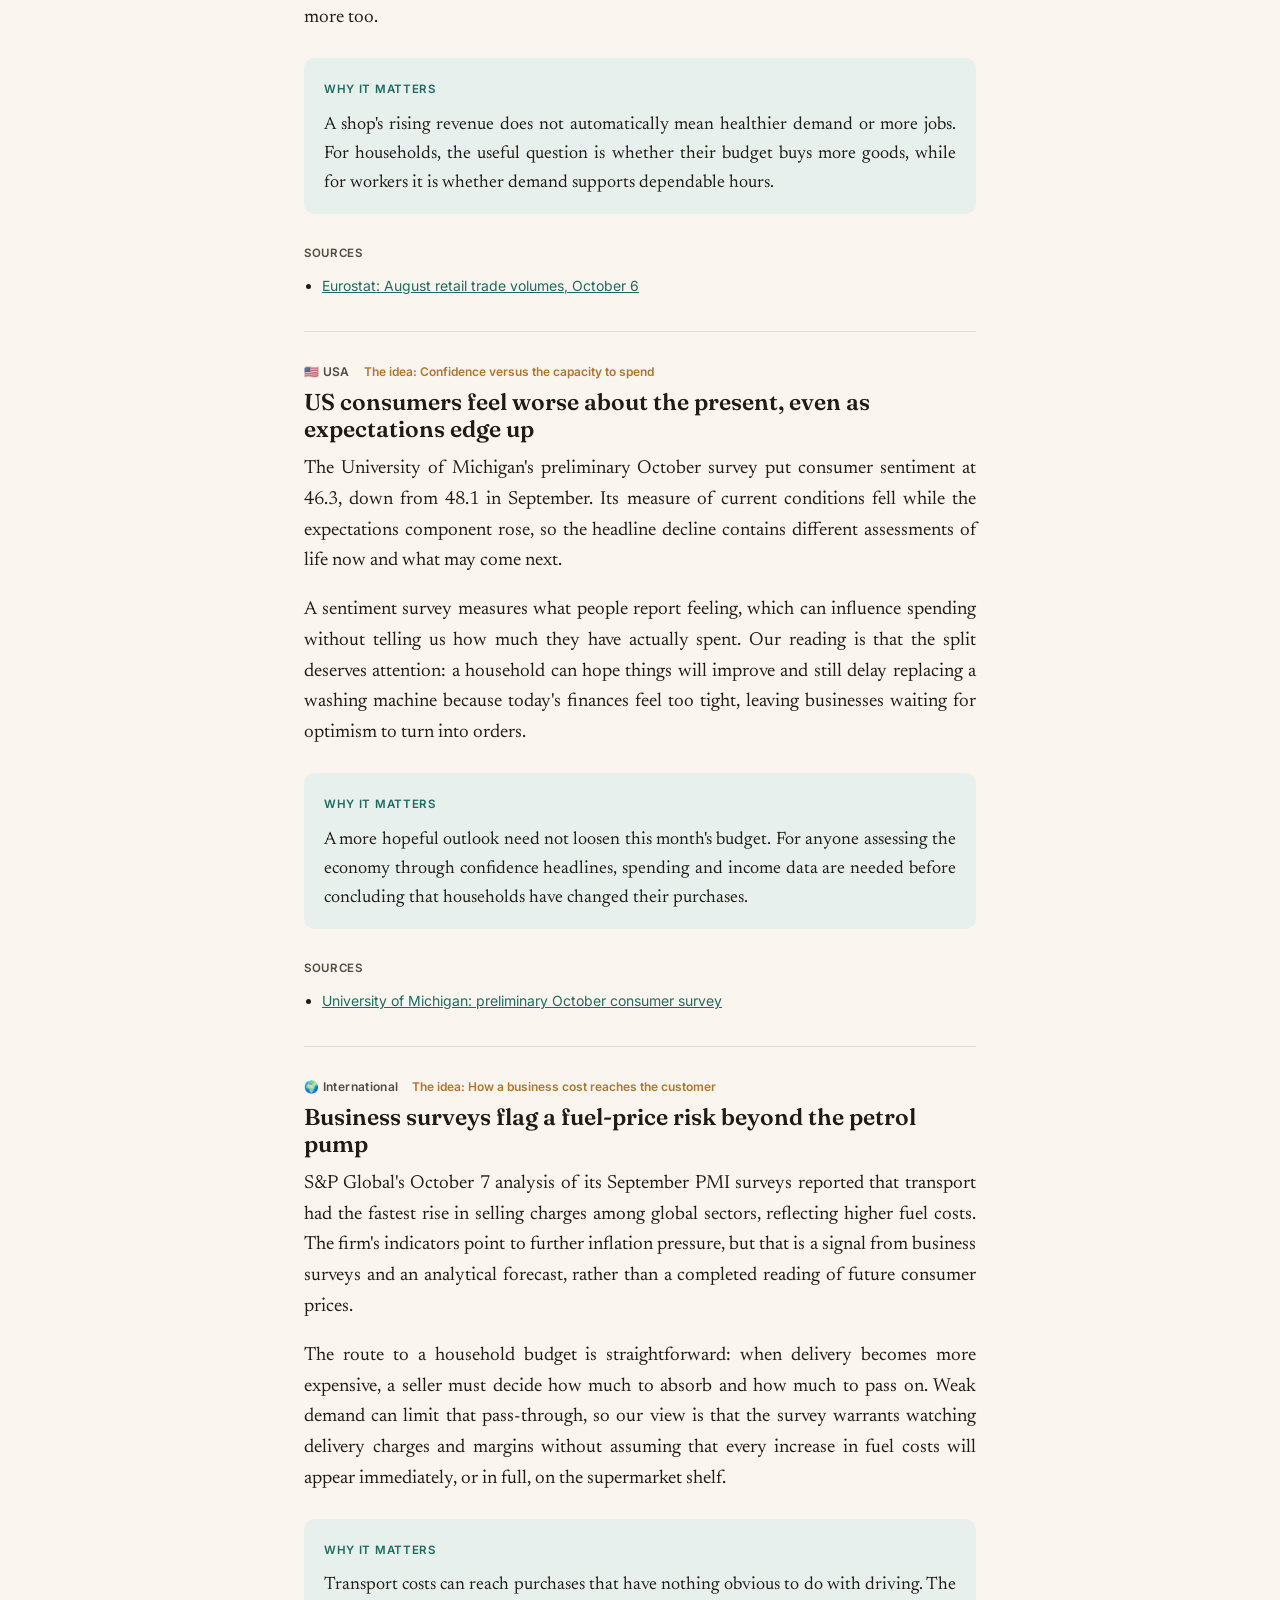
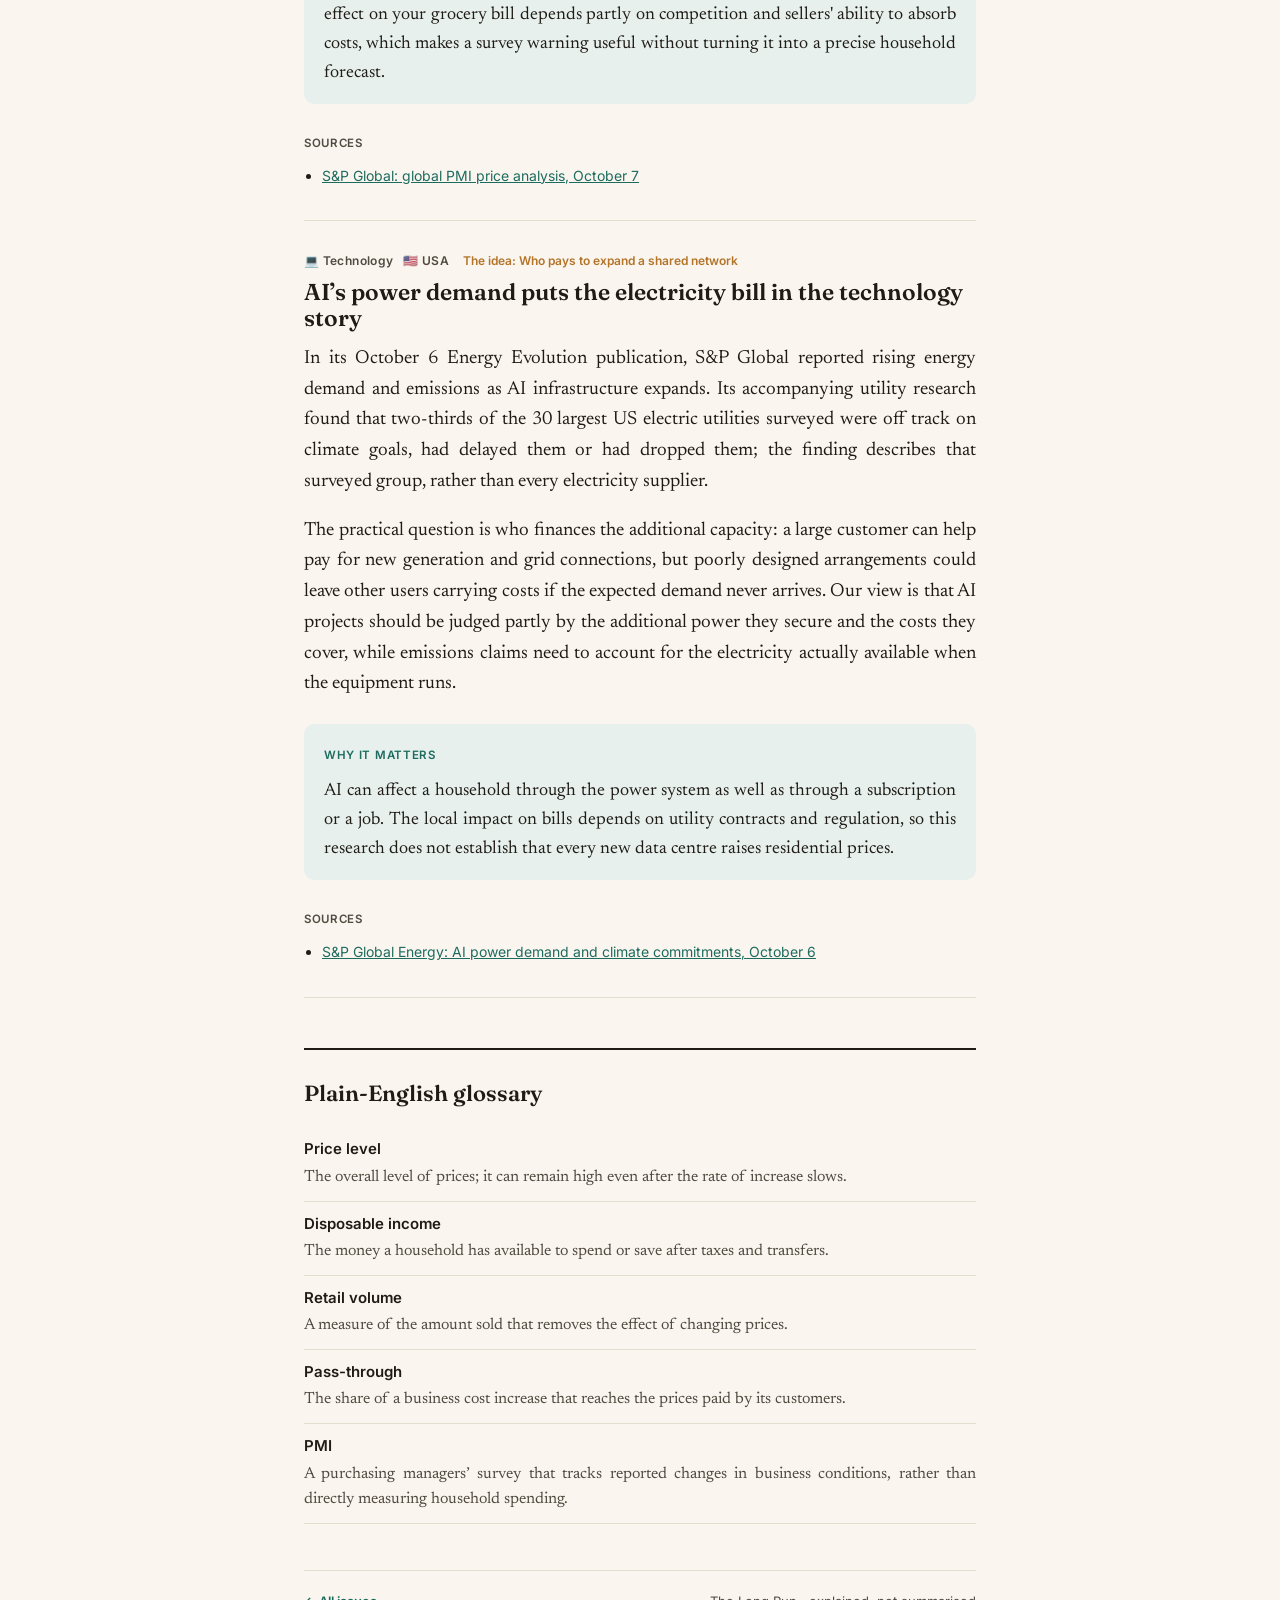
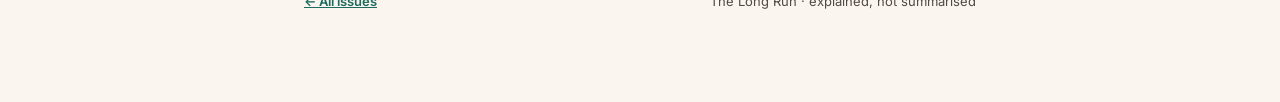
<file: issues/2026-10-12.html>
<!DOCTYPE html>
<html lang="en">
<head>
  <meta charset="utf-8">
  <meta name="viewport" content="width=device-width, initial-scale=1">
  <title>The bills that leave less room · The Long Run #5</title>
  <meta name="description" content="An electricity bill can rise because a discount has ended, while a shop can take more money without selling much more: the explanation changes what we should expect next. This week&#x27;s releases show how">
  <link rel="preconnect" href="https://fonts.googleapis.com">
  <link rel="preconnect" href="https://fonts.gstatic.com" crossorigin>
  <link href="https://fonts.googleapis.com/css2?family=Fraunces:opsz,wght@9..144,400;9..144,500;9..144,600;9..144,700&family=Newsreader:ital,opsz@0,6..72;1,6..72&family=Inter:wght@400;500;600&display=swap" rel="stylesheet">
  <link rel="stylesheet" href="../style.css">
</head>
<body>
  
  <div class="lang-switch" id="lang-switch" aria-label="Language">
    <button data-set="en">EN</button><button data-set="pt">PT</button>
  </div>
  <header class="masthead">
    <a class="mast-name" href="../index.html">The Long Run</a>
    <p class="mast-tag"><span data-lang="en">Economics, politics &amp; technology, explained. Once a week, with the theory underneath.</span><span data-lang="pt">Economia, política e tecnologia, explicadas. Uma vez por semana, com a teoria por trás.</span></p>
  </header>
  <main class="issue">
    <div class="issue-meta">
      <span><span data-lang="en">Issue</span><span data-lang="pt">Edição</span> #5</span>
      <span><span data-lang="en">Week of</span><span data-lang="pt">Semana de</span> <span data-lang="en">October 12, 2026</span><span data-lang="pt">outubro 12, 2026</span></span>
    </div>
    <h1 class="issue-title"><span data-lang="en">The bills that leave less room</span><span data-lang="pt">As contas que deixam menos espaço</span></h1>
    <p class="editors-note"><span data-lang="en">An electricity bill can rise because a discount has ended, while a shop can take more money without selling much more: the explanation changes what we should expect next. This week&#x27;s releases show how pressure on household budgets can coexist with hesitant demand, and why the electricity behind AI belongs in the same conversation. We cover October 5–12, with a research cutoff of 04:06 Zurich time on October 12; forecasts and our interpretation are identified separately from reported results.</span><span data-lang="pt">A conta de luz pode subir porque um desconto acabou, enquanto uma loja pode faturar mais sem vender muito mais: entender o motivo muda o que faz sentido esperar depois. As divulgações da semana mostram como o aperto no orçamento pode conviver com uma demanda sem força, e por que a eletricidade que alimenta a IA também entra nessa conversa. Acompanhamos o período de 5 a 12 de outubro, com fechamento às 4h06 de Zurique em 12 de outubro; projeções e nossa interpretação aparecem separadas dos resultados divulgados.</span></p>
    <nav class="pills" id="pills" aria-label="Filter by topic"><button class="pill active" data-cat="all"><span data-lang="en">All</span><span data-lang="pt">Tudo</span></button><button class="pill" data-cat="Brazil">🇧🇷 <span data-lang="en">Brazil</span><span data-lang="pt">Brasil</span></button><button class="pill" data-cat="Europe">🇪🇺 <span data-lang="en">Europe</span><span data-lang="pt">Europa</span></button><button class="pill" data-cat="USA">🇺🇸 <span data-lang="en">USA</span><span data-lang="pt">EUA</span></button><button class="pill" data-cat="International">🌍 <span data-lang="en">International</span><span data-lang="pt">Internacional</span></button><button class="pill" data-cat="Technology">💻 <span data-lang="en">Technology</span><span data-lang="pt">Tecnologia</span></button></nav>
    
  <article class="lead" data-cats="Brazil">
    <div class="tag-row"><span class="tag">🇧🇷 <span data-lang="en">Brazil</span><span data-lang="pt">Brasil</span></span></div>
    <h2><span data-lang="en">Brazil’s inflation jumps as the electricity discount drops out</span><span data-lang="pt">Inflação brasileira salta com o fim do desconto na conta de luz</span></h2>
    <p class="dek"><span data-lang="en">September’s price rise needs a response that distinguishes a bill returning to normal from pressure that keeps spreading.</span><span data-lang="pt">A alta de setembro pede uma resposta que diferencie a volta de uma conta ao valor normal da pressão que continua se espalhando.</span></p>
    <div class="body"><p><span data-lang="en">Brazil&#x27;s September IPCA rose 0.82%, taking annual inflation to 4.58%, according to the October 9 IBGE release reported by Agência Brasil. For a household trying to stretch the same pay cheque, the higher price level is real, even when part of the monthly jump has an explanation that may not repeat.</span><span data-lang="pt">O IPCA de setembro subiu 0,82%, levando a inflação em 12 meses a 4,58%, segundo a divulgação do IBGE de 9 de outubro noticiada pela Agência Brasil. Para quem tenta fazer o mesmo salário chegar ao fim do mês, o nível de preços maior pesa de verdade, mesmo quando parte do salto mensal tem uma explicação que pode não se repetir.</span></p>
<p><span data-lang="en">Electricity illustrates the distinction: Agência Brasil reports that the end of August&#x27;s Itaipu bill credit helped drive September&#x27;s increase. When a temporary discount disappears, the comparison starts from an unusually low bill, so a sharp monthly rise can occur without a fresh increase of the same size in the underlying cost every month.</span><span data-lang="pt">A energia elétrica ajuda a entender essa diferença: segundo a Agência Brasil, o fim do crédito de Itaipu concedido na conta de agosto contribuiu para a alta de setembro. Quando um desconto temporário desaparece, a comparação parte de uma conta excepcionalmente baixa, de modo que pode haver uma alta mensal forte sem um novo aumento do mesmo tamanho no custo básico a cada mês.</span></p>
<p><span data-lang="en">That arithmetic changes the forecast more than the experience of paying: a family still has to find the money when its bill returns to the higher level. A temporary credit can offer useful breathing room, but treating it as a permanent improvement in disposable income leaves less room for groceries when the credit ends.</span><span data-lang="pt">Essa conta muda mais a projeção do que a experiência de pagar: a família ainda precisa encontrar o dinheiro quando a fatura volta ao patamar maior. Um crédito temporário dá um respiro útil, mas tratá-lo como melhora permanente da renda disponível deixa menos espaço para o supermercado quando o benefício termina.</span></p>
<p><span data-lang="en">There is already a separate change to keep in view: ANEEL announced on September 25 that October would have a green tariff flag, with no flag surcharge. This is background for the next inflation reading, rather than a new announcement this week; removing that surcharge cannot guarantee a smaller final bill if consumption or other charges move the other way.</span><span data-lang="pt">Já existe outra mudança para acompanhar: em 25 de setembro, a ANEEL anunciou bandeira verde para outubro, sem adicional de bandeira tarifária. Essa é uma informação anterior que ajuda a interpretar a próxima leitura da inflação, sem ser um anúncio novo da semana; retirar o adicional não garante uma fatura final menor se o consumo ou outras cobranças subirem.</span></p>
<p><span data-lang="en">The policy question is how far the initial pressure travels: a business facing higher electricity costs might absorb some in its margin, raise its prices or postpone hiring, depending on competition and demand. Those choices connect an energy bill to the broader economy, and they are the reason a central bank needs to look at persistence across prices rather than mechanically extrapolating a single monthly jump.</span><span data-lang="pt">A pergunta para a política econômica é até onde a pressão inicial vai: uma empresa com energia mais cara pode absorver parte do custo na margem, reajustar seus preços ou adiar uma contratação, dependendo da concorrência e da demanda. São essas decisões que ligam a conta de luz ao restante da economia e fazem o Banco Central precisar olhar a persistência das altas, em vez de simplesmente projetar para a frente um salto mensal.</span></p>
<p><span data-lang="en">Our view is that the clearest response combines attention to persistent inflation with help that reaches households least able to absorb the bill, while investment reduces exposure to expensive energy over time. Broad subsidies can become costly and hide the incentive to save power; relying only on dearer credit can squeeze a small firm&#x27;s investment before doing much to improve electricity supply.</span><span data-lang="pt">Nossa leitura é que a resposta mais clara combina atenção à inflação persistente com ajuda que chegue às famílias com menos espaço para absorver a conta, enquanto o investimento reduz a exposição à energia cara ao longo do tempo. Subsídios amplos podem custar muito e esconder o incentivo a economizar eletricidade; depender apenas do crédito mais caro pode apertar o investimento da pequena empresa antes de melhorar a oferta de energia.</span></p></div>
    <div class="why"><span class="why-label"><span data-lang="en">Why it matters</span><span data-lang="pt">Por que importa</span></span><p><span data-lang="en">A temporary reduction in the electricity bill is useful money, but it is safer to keep it separate from the income you can rely on each month. When the next bill arrives, compare consumption and individual charges as well as the total, because the national inflation rate cannot tell you which part changed in your home.</span><span data-lang="pt">Um desconto temporário na conta de luz ajuda, mas é mais seguro separá-lo da renda com que você pode contar todos os meses. Na próxima fatura, vale comparar o consumo e cada cobrança além do total, porque a inflação nacional não mostra qual parte mudou na sua casa.</span></p></div>
    
    <aside class="theory">
      <span class="theory-kicker"><span data-lang="en">The theory underneath</span><span data-lang="pt">A teoria por trás</span></span>
      <h4><span data-lang="en">When a temporary price jump becomes lasting pressure</span><span data-lang="pt">Quando um salto temporário vira pressão persistente</span></h4>
      <div class="lens-row"><span class="lens-name"><span data-lang="en">The mainstream view</span><span data-lang="pt">A visão ortodoxa</span></span><p><span data-lang="en">Mainstream economics distinguishes an initial change in a particular price from inflation that spreads through wages and other prices. Monetary policy has more reason to respond when the shock changes expectations and spending across the economy, since interest rates cannot undo an expired discount.</span><span data-lang="pt">A visão ortodoxa distingue a mudança inicial de um preço da inflação que se espalha pelos salários e outros preços. A política monetária tem mais motivo para reagir quando o choque altera expectativas e gastos no conjunto da economia, já que os juros não conseguem desfazer o fim de um desconto.</span></p></div><div class="lens-row"><span class="lens-name"><span data-lang="en">The heterodox view</span><span data-lang="pt">A visão heterodoxa</span></span><p><span data-lang="en">A structuralist view starts with the supply constraint and who bears its cost: making credit dearer does little to add electricity quickly, while households with little spare income have fewer ways to adjust. It puts more weight on reliable supply and targeted protection, alongside attention to firms&#x27; pricing power.</span><span data-lang="pt">A leitura estruturalista parte do limite da oferta e de quem paga a conta: encarecer o crédito pouco faz para acrescentar energia rapidamente, enquanto famílias com pouca sobra têm menos opções para se ajustar. Ela dá mais peso à oferta confiável e à proteção direcionada, junto com a atenção ao poder das empresas de reajustar preços.</span></p></div>
      <p class="lens-takeaway"><strong><span data-lang="en">Where we land:</span><span data-lang="pt">Onde ficamos:</span></strong> <span data-lang="en">The discount&#x27;s expiry helps explain the jump, but does not settle whether wider inflation will persist. We would watch the spread of price increases while protecting essential consumption and improving supply, rather than choosing policy from one headline.</span><span data-lang="pt">O fim do desconto ajuda a explicar o salto, mas não resolve se a inflação mais ampla vai persistir. Acompanharíamos a disseminação das altas, protegendo o consumo essencial e melhorando a oferta, em vez de escolher a política por uma única manchete.</span></p>
    </aside>
    <div class="sources"><span class="sources-label"><span data-lang="en">Sources</span><span data-lang="pt">Fontes</span></span><ul><li><a href="https://agenciabrasil.ebc.com.br/economia/noticia/2026-10/inflacao-oficial-de-setembro-fica-em-082-mostra-ibge" target="_blank" rel="noopener">Agência Brasil: September IPCA, October 9</a></li><li><a href="https://www.gov.br/aneel/pt-br/assuntos/noticias/2026-defeso-eleitoral/outubro-tera-bandeira-verde-contas-de-luz-sem-custo-extra" target="_blank" rel="noopener">ANEEL: October green tariff flag, September 25 (background)</a></li><li><a href="https://www.ibge.gov.br/indicadores-e-dados/" target="_blank" rel="noopener">IBGE: September annual inflation indicator</a></li></ul></div>
  </article>
    <section class="briefs" id="briefs-section"><h2 class="section-rule"><span data-lang="en">Also this week</span><span data-lang="pt">Também esta semana</span></h2><div class="brief-grid">
  <article class="brief" data-cats="Europe">
    <div class="brief-head"><div class="tag-row"><span class="tag">🇪🇺 <span data-lang="en">Europe</span><span data-lang="pt">Europa</span></span></div><span class="concept"><span data-lang="en">The idea:</span><span data-lang="pt">A ideia:</span> <span data-lang="en">Separating price increases from extra purchases</span><span data-lang="pt">Separar aumento de preços de compras adicionais</span></span></div>
    <h3><span data-lang="en">Europe’s shops see only a small recovery in sales volumes</span><span data-lang="pt">Varejo europeu tem recuperação pequena no volume de vendas</span></h3>
    <div class="body"><p><span data-lang="en">Eurostat&#x27;s October 6 release estimated that euro area retail volumes rose 0.1% in August after falling 0.6% in July, with seasonal patterns removed. These figures measure the amount sold after allowing for price changes, which makes them more useful than cash receipts for judging whether shoppers are actually buying more.</span><span data-lang="pt">A divulgação de 6 de outubro da Eurostat estimou alta de 0,1% no volume do varejo da área do euro em agosto, depois da queda de 0,6% em julho, com ajuste sazonal. Esses números medem a quantidade vendida descontando as mudanças de preços, por isso ajudam mais que o faturamento a entender se o consumidor está comprando mais de fato.</span></p>
<p><span data-lang="en">The small rebound gives little basis for declaring a strong recovery, and the figures describe August rather than what happened in shops last week. For a retailer deciding whether to add shifts, quantities sold and margins matter together: higher takings caused by higher prices may still leave the business reluctant to hire if suppliers are charging more too.</span><span data-lang="pt">A reação pequena oferece pouca base para anunciar uma recuperação forte, e os dados retratam agosto, sem mostrar o que ocorreu nas lojas na semana passada. Para um lojista que avalia ampliar turnos, quantidade vendida e margem precisam caminhar juntas: faturar mais por causa dos preços ainda pode deixá-lo receoso de contratar se os fornecedores também estão cobrando mais.</span></p></div>
    <div class="why"><span class="why-label"><span data-lang="en">Why it matters</span><span data-lang="pt">Por que importa</span></span><p><span data-lang="en">A shop&#x27;s rising revenue does not automatically mean healthier demand or more jobs. For households, the useful question is whether their budget buys more goods, while for workers it is whether demand supports dependable hours.</span><span data-lang="pt">Faturamento maior não significa automaticamente demanda mais forte ou mais empregos. Para a família, importa saber se o orçamento compra mais produtos; para o trabalhador, se as vendas sustentam horas de trabalho previsíveis.</span></p></div>
    <div class="sources"><span class="sources-label"><span data-lang="en">Sources</span><span data-lang="pt">Fontes</span></span><ul><li><a href="https://ec.europa.eu/eurostat/en/web/products-euro-indicators/w/4-06102026-ap" target="_blank" rel="noopener">Eurostat: August retail trade volumes, October 6</a></li></ul></div>
  </article>
  <article class="brief" data-cats="USA">
    <div class="brief-head"><div class="tag-row"><span class="tag">🇺🇸 <span data-lang="en">USA</span><span data-lang="pt">EUA</span></span></div><span class="concept"><span data-lang="en">The idea:</span><span data-lang="pt">A ideia:</span> <span data-lang="en">Confidence versus the capacity to spend</span><span data-lang="pt">Confiança e capacidade de gastar</span></span></div>
    <h3><span data-lang="en">US consumers feel worse about the present, even as expectations edge up</span><span data-lang="pt">Consumidor americano vê piora no presente, mas expectativa melhora um pouco</span></h3>
    <div class="body"><p><span data-lang="en">The University of Michigan&#x27;s preliminary October survey put consumer sentiment at 46.3, down from 48.1 in September. Its measure of current conditions fell while the expectations component rose, so the headline decline contains different assessments of life now and what may come next.</span><span data-lang="pt">A pesquisa preliminar de outubro da Universidade de Michigan apontou confiança do consumidor em 46,3, ante 48,1 em setembro. O indicador das condições atuais caiu enquanto o componente de expectativas subiu, de modo que a queda do índice principal reúne avaliações diferentes sobre a vida agora e o que pode vir depois.</span></p>
<p><span data-lang="en">A sentiment survey measures what people report feeling, which can influence spending without telling us how much they have actually spent. Our reading is that the split deserves attention: a household can hope things will improve and still delay replacing a washing machine because today&#x27;s finances feel too tight, leaving businesses waiting for optimism to turn into orders.</span><span data-lang="pt">Uma pesquisa de confiança mede o que as pessoas dizem sentir, algo que pode influenciar o consumo sem revelar quanto elas efetivamente gastaram. Nossa leitura é que essa diferença merece atenção: uma família pode esperar melhora e ainda adiar a troca da máquina de lavar porque o dinheiro está curto hoje, deixando as empresas à espera de que o otimismo vire pedido.</span></p></div>
    <div class="why"><span class="why-label"><span data-lang="en">Why it matters</span><span data-lang="pt">Por que importa</span></span><p><span data-lang="en">A more hopeful outlook need not loosen this month&#x27;s budget. For anyone assessing the economy through confidence headlines, spending and income data are needed before concluding that households have changed their purchases.</span><span data-lang="pt">Uma perspectiva mais animadora não precisa aliviar o orçamento deste mês. Para avaliar a economia pelas manchetes de confiança, é preciso conferir consumo e renda antes de concluir que as famílias mudaram suas compras.</span></p></div>
    <div class="sources"><span class="sources-label"><span data-lang="en">Sources</span><span data-lang="pt">Fontes</span></span><ul><li><a href="https://www.sca.isr.umich.edu/" target="_blank" rel="noopener">University of Michigan: preliminary October consumer survey</a></li></ul></div>
  </article>
  <article class="brief" data-cats="International">
    <div class="brief-head"><div class="tag-row"><span class="tag">🌍 <span data-lang="en">International</span><span data-lang="pt">Internacional</span></span></div><span class="concept"><span data-lang="en">The idea:</span><span data-lang="pt">A ideia:</span> <span data-lang="en">How a business cost reaches the customer</span><span data-lang="pt">Como o custo da empresa chega ao consumidor</span></span></div>
    <h3><span data-lang="en">Business surveys flag a fuel-price risk beyond the petrol pump</span><span data-lang="pt">Pesquisa com empresas aponta risco do combustível além do posto</span></h3>
    <div class="body"><p><span data-lang="en">S&amp;P Global&#x27;s October 7 analysis of its September PMI surveys reported that transport had the fastest rise in selling charges among global sectors, reflecting higher fuel costs. The firm&#x27;s indicators point to further inflation pressure, but that is a signal from business surveys and an analytical forecast, rather than a completed reading of future consumer prices.</span><span data-lang="pt">A análise de 7 de outubro da S&amp;P Global sobre suas pesquisas PMI de setembro apontou os transportes como o setor com a alta mais rápida dos preços cobrados no mundo, refletindo combustíveis mais caros. Seus indicadores sinalizam mais pressão inflacionária, mas isso é um sinal de pesquisa empresarial e uma projeção analítica, sem equivaler a uma medição já concluída dos preços futuros ao consumidor.</span></p>
<p><span data-lang="en">The route to a household budget is straightforward: when delivery becomes more expensive, a seller must decide how much to absorb and how much to pass on. Weak demand can limit that pass-through, so our view is that the survey warrants watching delivery charges and margins without assuming that every increase in fuel costs will appear immediately, or in full, on the supermarket shelf.</span><span data-lang="pt">O caminho até o orçamento doméstico é direto: quando a entrega encarece, o vendedor precisa decidir quanto absorve e quanto repassa. Uma demanda fraca pode limitar esse repasse, por isso entendemos que a pesquisa justifica acompanhar fretes e margens sem presumir que toda alta do combustível chegará imediatamente, ou por inteiro, à prateleira do supermercado.</span></p></div>
    <div class="why"><span class="why-label"><span data-lang="en">Why it matters</span><span data-lang="pt">Por que importa</span></span><p><span data-lang="en">Transport costs can reach purchases that have nothing obvious to do with driving. The effect on your grocery bill depends partly on competition and sellers&#x27; ability to absorb costs, which makes a survey warning useful without turning it into a precise household forecast.</span><span data-lang="pt">O custo do transporte pode alcançar compras que parecem não ter relação com dirigir. O efeito no supermercado depende em parte da concorrência e da capacidade de absorver custos, o que torna o alerta útil sem transformá-lo numa previsão exata para cada casa.</span></p></div>
    <div class="sources"><span class="sources-label"><span data-lang="en">Sources</span><span data-lang="pt">Fontes</span></span><ul><li><a href="https://www.spglobal.com/market-intelligence/en/news-insights/research/2026/10/global-pmi-shows-inflation-set-to-heat-up-further-as-energy-fuels-higher-prices" target="_blank" rel="noopener">S&amp;P Global: global PMI price analysis, October 7</a></li></ul></div>
  </article>
  <article class="brief" data-cats="Technology USA">
    <div class="brief-head"><div class="tag-row"><span class="tag">💻 <span data-lang="en">Technology</span><span data-lang="pt">Tecnologia</span></span><span class="tag">🇺🇸 <span data-lang="en">USA</span><span data-lang="pt">EUA</span></span></div><span class="concept"><span data-lang="en">The idea:</span><span data-lang="pt">A ideia:</span> <span data-lang="en">Who pays to expand a shared network</span><span data-lang="pt">Quem paga pela expansão de uma rede compartilhada</span></span></div>
    <h3><span data-lang="en">AI’s power demand puts the electricity bill in the technology story</span><span data-lang="pt">Demanda elétrica da IA traz a conta de luz para a conversa sobre tecnologia</span></h3>
    <div class="body"><p><span data-lang="en">In its October 6 Energy Evolution publication, S&amp;P Global reported rising energy demand and emissions as AI infrastructure expands. Its accompanying utility research found that two-thirds of the 30 largest US electric utilities surveyed were off track on climate goals, had delayed them or had dropped them; the finding describes that surveyed group, rather than every electricity supplier.</span><span data-lang="pt">Na publicação Energy Evolution de 6 de outubro, a S&amp;P Global relatou aumento da demanda de energia e das emissões com a expansão da infraestrutura de IA. A pesquisa apresentada sobre empresas de eletricidade encontrou dois terços das 30 maiores companhias americanas consultadas fora do ritmo necessário para suas metas climáticas, com metas adiadas ou abandonadas; o resultado descreve esse grupo, sem representar todos os fornecedores.</span></p>
<p><span data-lang="en">The practical question is who finances the additional capacity: a large customer can help pay for new generation and grid connections, but poorly designed arrangements could leave other users carrying costs if the expected demand never arrives. Our view is that AI projects should be judged partly by the additional power they secure and the costs they cover, while emissions claims need to account for the electricity actually available when the equipment runs.</span><span data-lang="pt">A questão prática é quem financia a capacidade adicional: um grande cliente pode ajudar a pagar nova geração e conexões à rede, mas contratos mal desenhados podem deixar custos para os demais usuários se a demanda esperada não aparecer. Nossa visão é que projetos de IA também devem ser avaliados pela energia adicional que viabilizam e pelos custos que cobrem, enquanto as promessas sobre emissões precisam considerar a eletricidade realmente disponível quando os equipamentos funcionam.</span></p></div>
    <div class="why"><span class="why-label"><span data-lang="en">Why it matters</span><span data-lang="pt">Por que importa</span></span><p><span data-lang="en">AI can affect a household through the power system as well as through a subscription or a job. The local impact on bills depends on utility contracts and regulation, so this research does not establish that every new data centre raises residential prices.</span><span data-lang="pt">A IA pode afetar uma família pelo sistema elétrico, além da assinatura de um serviço ou do emprego. O efeito local na conta depende dos contratos e da regulação, por isso a pesquisa não demonstra que todo novo centro de dados eleva a tarifa residencial.</span></p></div>
    <div class="sources"><span class="sources-label"><span data-lang="en">Sources</span><span data-lang="pt">Fontes</span></span><ul><li><a href="https://www.spglobal.com/energy/en/news-research/podcasts/energy-evolution/100626-ais-power-boom-tests-big-techs-net-zero-promises" target="_blank" rel="noopener">S&amp;P Global Energy: AI power demand and climate commitments, October 6</a></li></ul></div>
  </article></div></section>
    <section class="glossary"><h3><span data-lang="en">Plain-English glossary</span><span data-lang="pt">Glossário</span></h3><dl><div class="gloss-item"><dt><span data-lang="en">Price level</span><span data-lang="pt">Nível de preços</span></dt><dd><span data-lang="en">The overall level of prices; it can remain high even after the rate of increase slows.</span><span data-lang="pt">O patamar geral dos preços, que pode continuar alto mesmo quando o ritmo de aumento diminui.</span></dd></div><div class="gloss-item"><dt><span data-lang="en">Disposable income</span><span data-lang="pt">Renda disponível</span></dt><dd><span data-lang="en">The money a household has available to spend or save after taxes and transfers.</span><span data-lang="pt">O dinheiro que a família tem para gastar ou poupar depois de impostos e transferências.</span></dd></div><div class="gloss-item"><dt><span data-lang="en">Retail volume</span><span data-lang="pt">Volume do varejo</span></dt><dd><span data-lang="en">A measure of the amount sold that removes the effect of changing prices.</span><span data-lang="pt">Uma medida da quantidade vendida que desconta o efeito das mudanças de preços.</span></dd></div><div class="gloss-item"><dt><span data-lang="en">Pass-through</span><span data-lang="pt">Repasse de custos</span></dt><dd><span data-lang="en">The share of a business cost increase that reaches the prices paid by its customers.</span><span data-lang="pt">A parcela do aumento de custos de uma empresa que chega aos preços pagos pelos clientes.</span></dd></div><div class="gloss-item"><dt><span data-lang="en">PMI</span><span data-lang="pt">PMI</span></dt><dd><span data-lang="en">A purchasing managers’ survey that tracks reported changes in business conditions, rather than directly measuring household spending.</span><span data-lang="pt">Uma pesquisa com gerentes de compras que acompanha mudanças relatadas nas condições dos negócios, sem medir diretamente o gasto das famílias.</span></dd></div></dl></section>
    <footer class="issue-foot">
      <a href="../index.html"><span data-lang="en">← All issues</span><span data-lang="pt">← Todas as edições</span></a>
      <span>The Long Run · <span data-lang="en">explained, not summarised</span><span data-lang="pt">explicado, não resumido</span></span>
    </footer>
  </main>
  
<script>
(function(){
  var pills = Array.prototype.slice.call(document.querySelectorAll('#pills .pill'));
  var arts = Array.prototype.slice.call(document.querySelectorAll('[data-cats]'));
  var briefsSection = document.getElementById('briefs-section');
  function catsOf(el){ return el.getAttribute('data-cats').split(' ').filter(Boolean); }
  pills.forEach(function(p){
    var cat = p.getAttribute('data-cat');
    if(cat === 'all') return;
    if(arts.filter(function(a){ return catsOf(a).indexOf(cat) > -1; }).length === 0){
      p.disabled = true; p.classList.add('empty');
    }
  });
  function apply(cat){
    arts.forEach(function(a){
      a.style.display = (cat === 'all' || catsOf(a).indexOf(cat) > -1) ? '' : 'none';
    });
    if(briefsSection){
      var any = arts.some(function(a){ return a.classList.contains('brief') && a.style.display !== 'none'; });
      briefsSection.querySelector('.section-rule').style.display = any ? '' : 'none';
    }
    pills.forEach(function(p){ p.classList.toggle('active', p.getAttribute('data-cat') === cat); });
  }
  pills.forEach(function(p){ p.addEventListener('click', function(){ if(!p.disabled) apply(p.getAttribute('data-cat')); }); });
})();
</script>
  
<script>
(function(){
  var saved = localStorage.getItem('lr-lang') || 'en';
  var btns = Array.prototype.slice.call(document.querySelectorAll('#lang-switch button'));
  function set(l){
    document.documentElement.setAttribute('lang', l);
    localStorage.setItem('lr-lang', l);
    btns.forEach(function(b){ b.classList.toggle('active', b.getAttribute('data-set') === l); });
  }
  btns.forEach(function(b){ b.addEventListener('click', function(){ set(b.getAttribute('data-set')); }); });
  set(saved);
})();
</script>
</body>
</html>
</file>
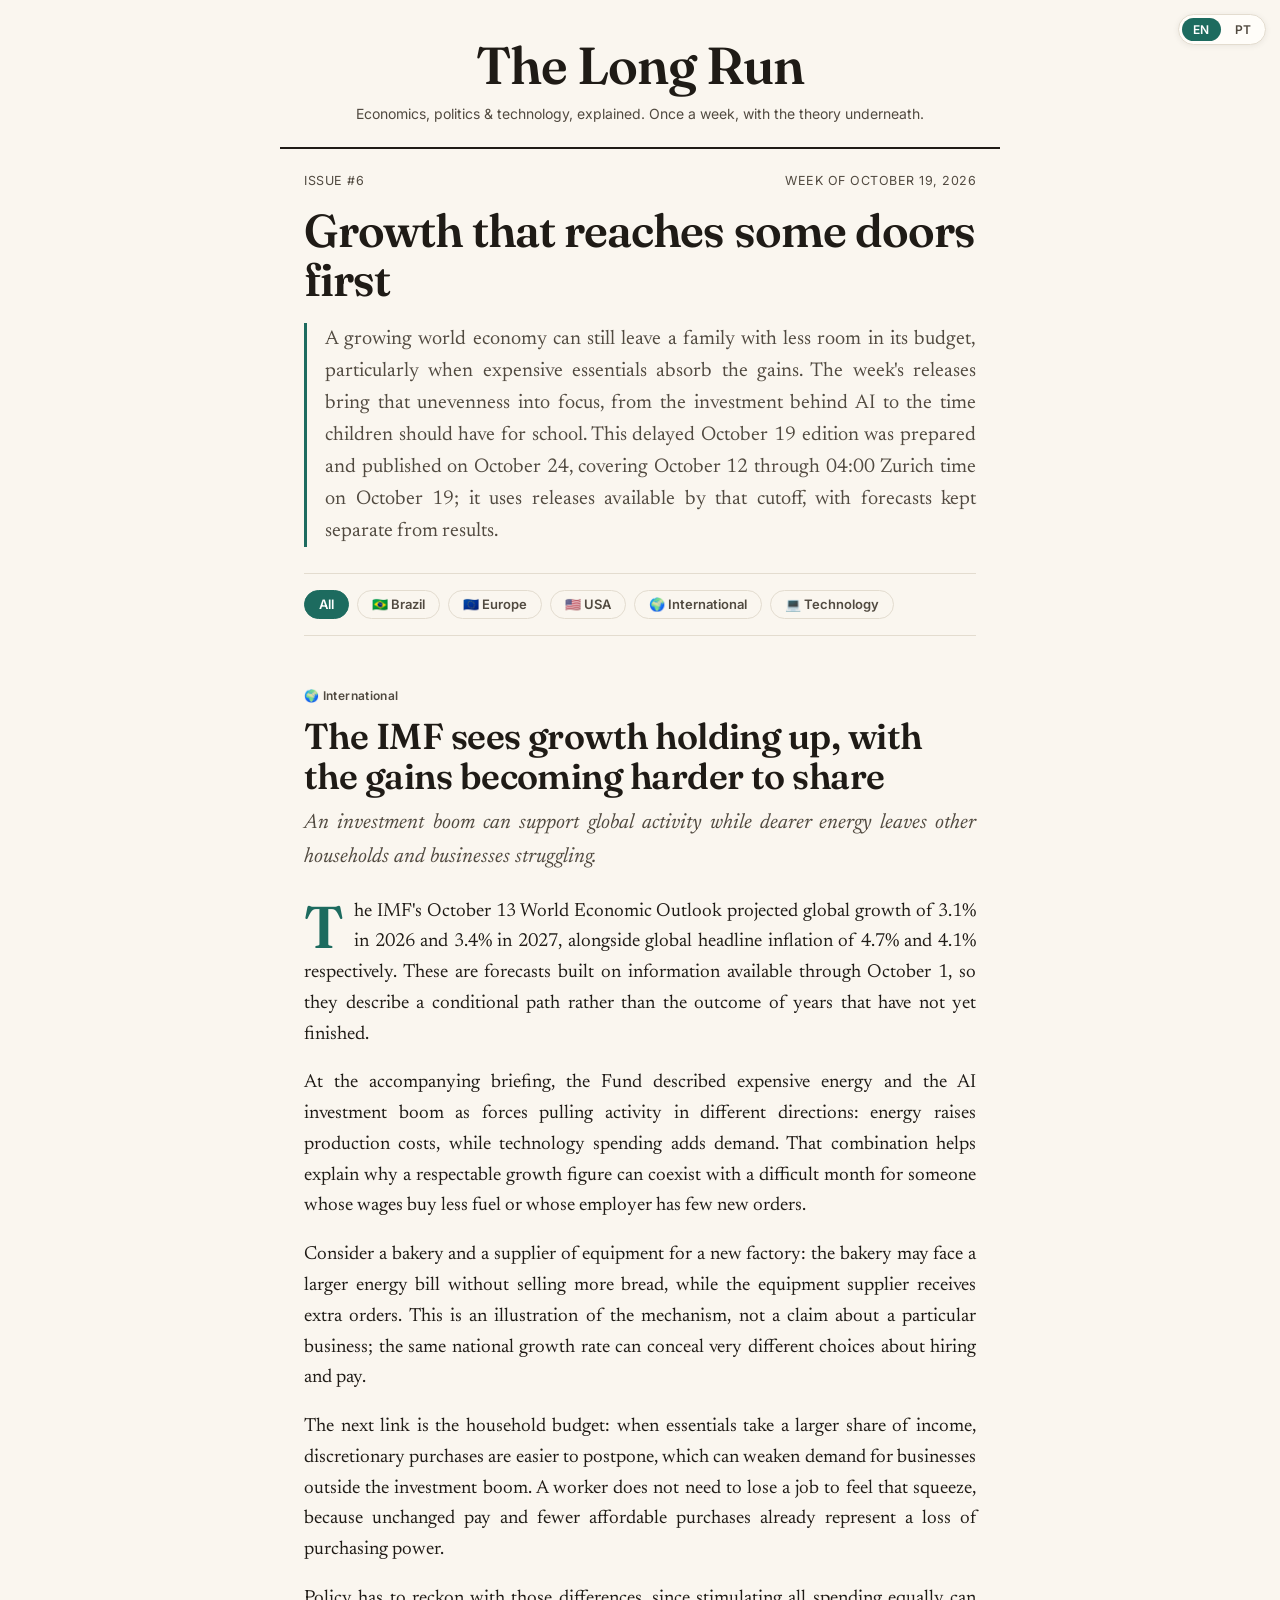
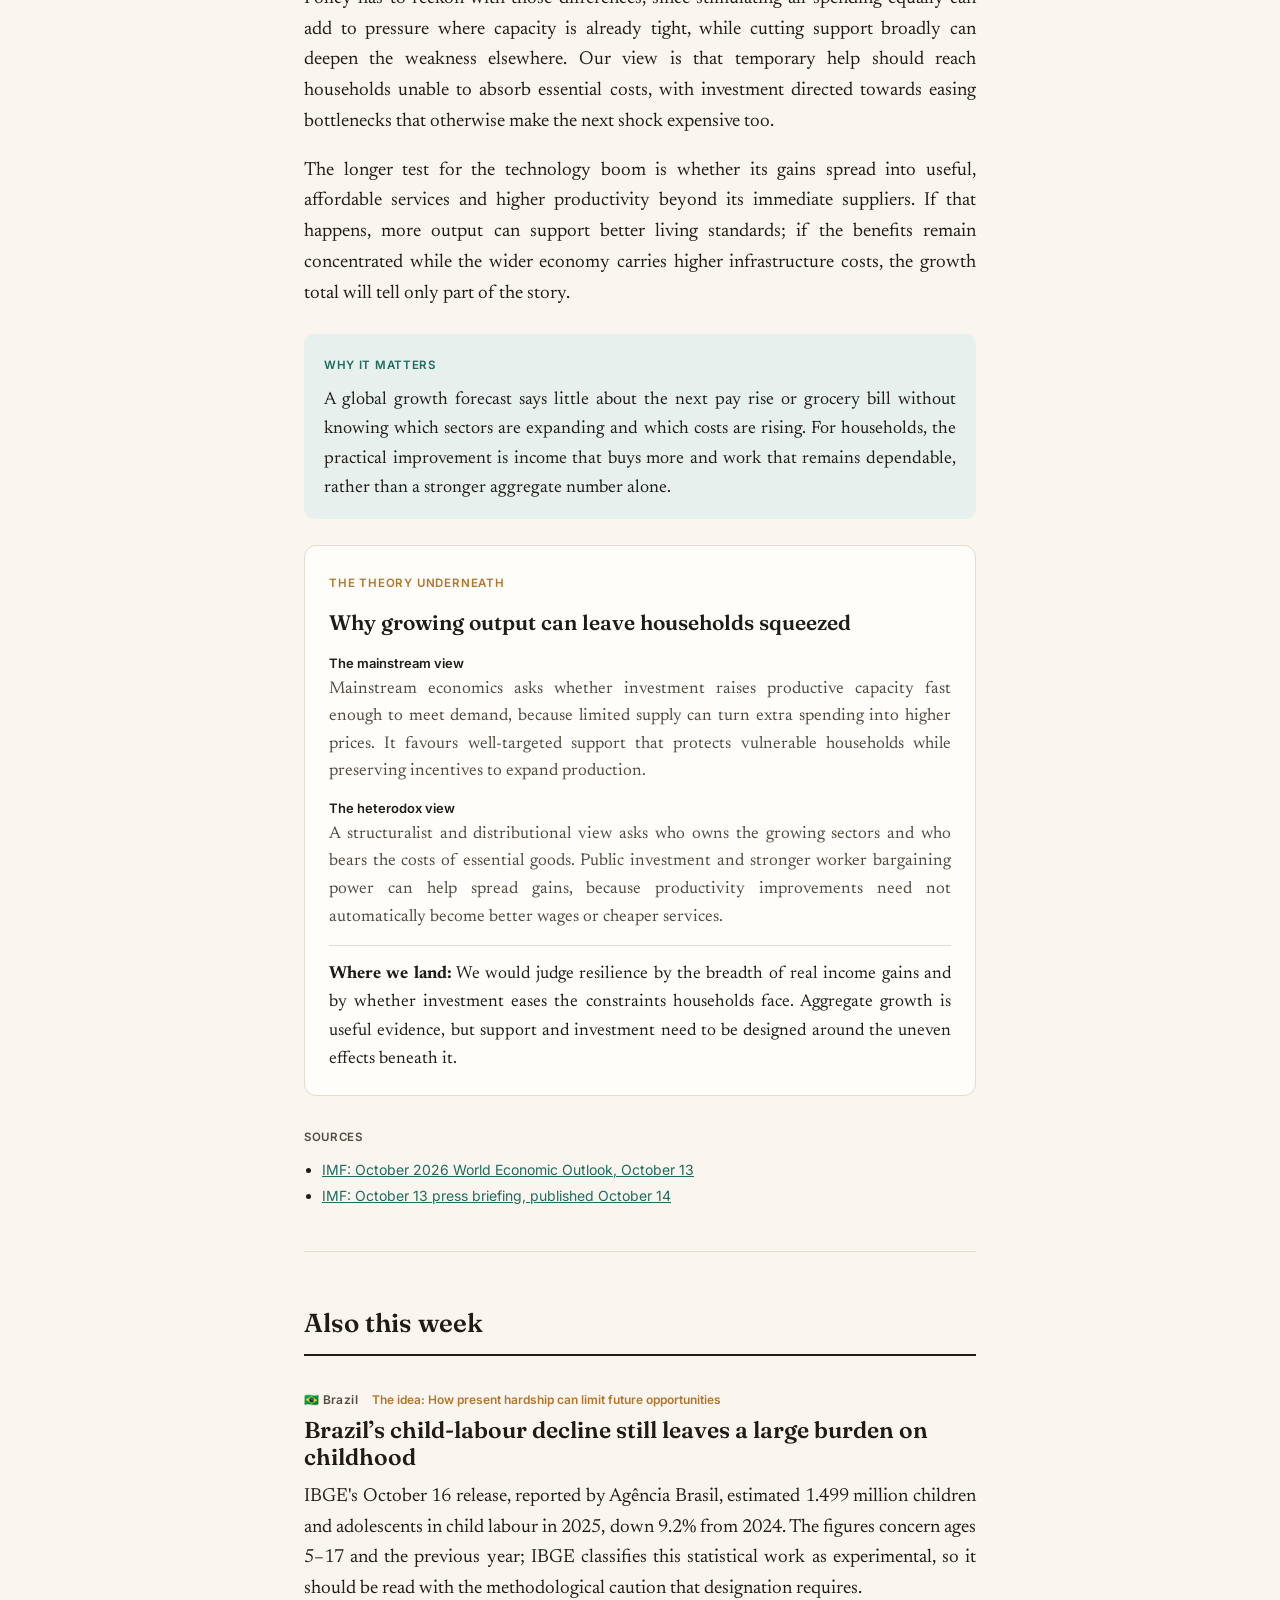
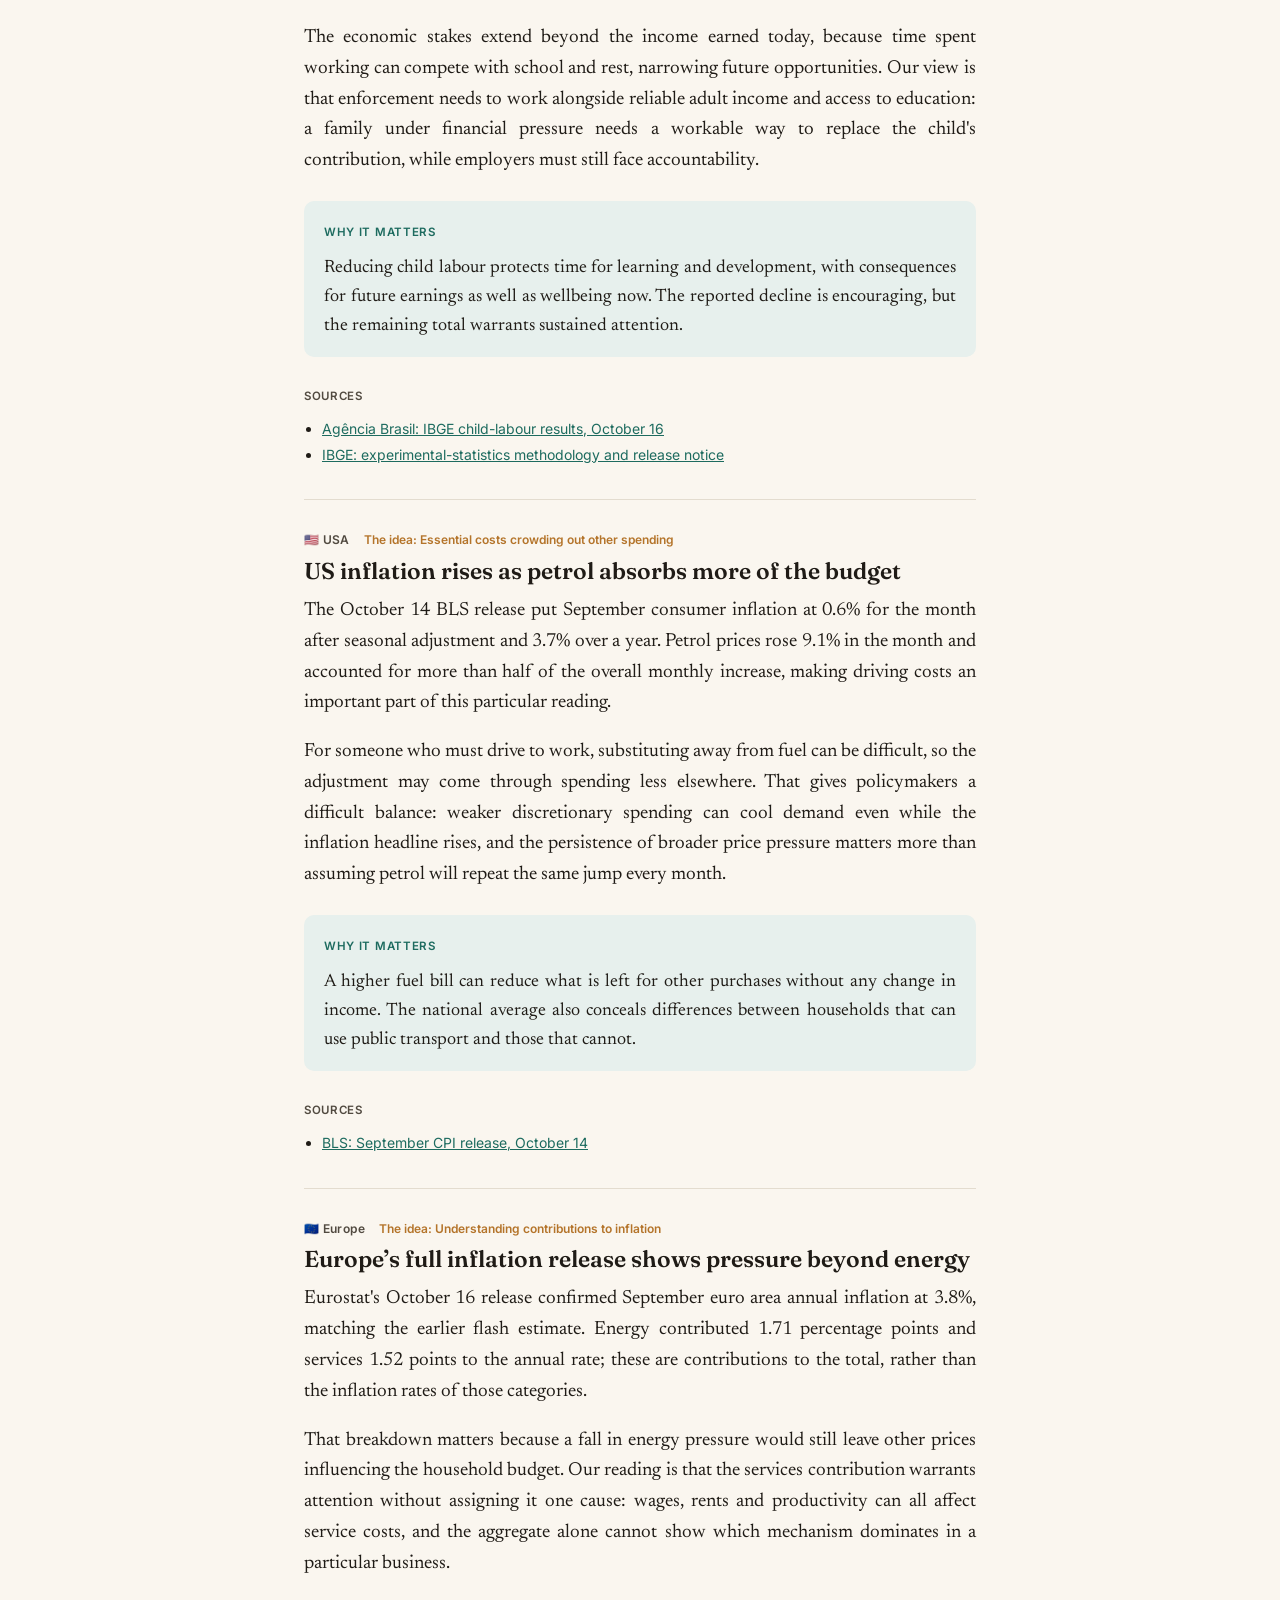
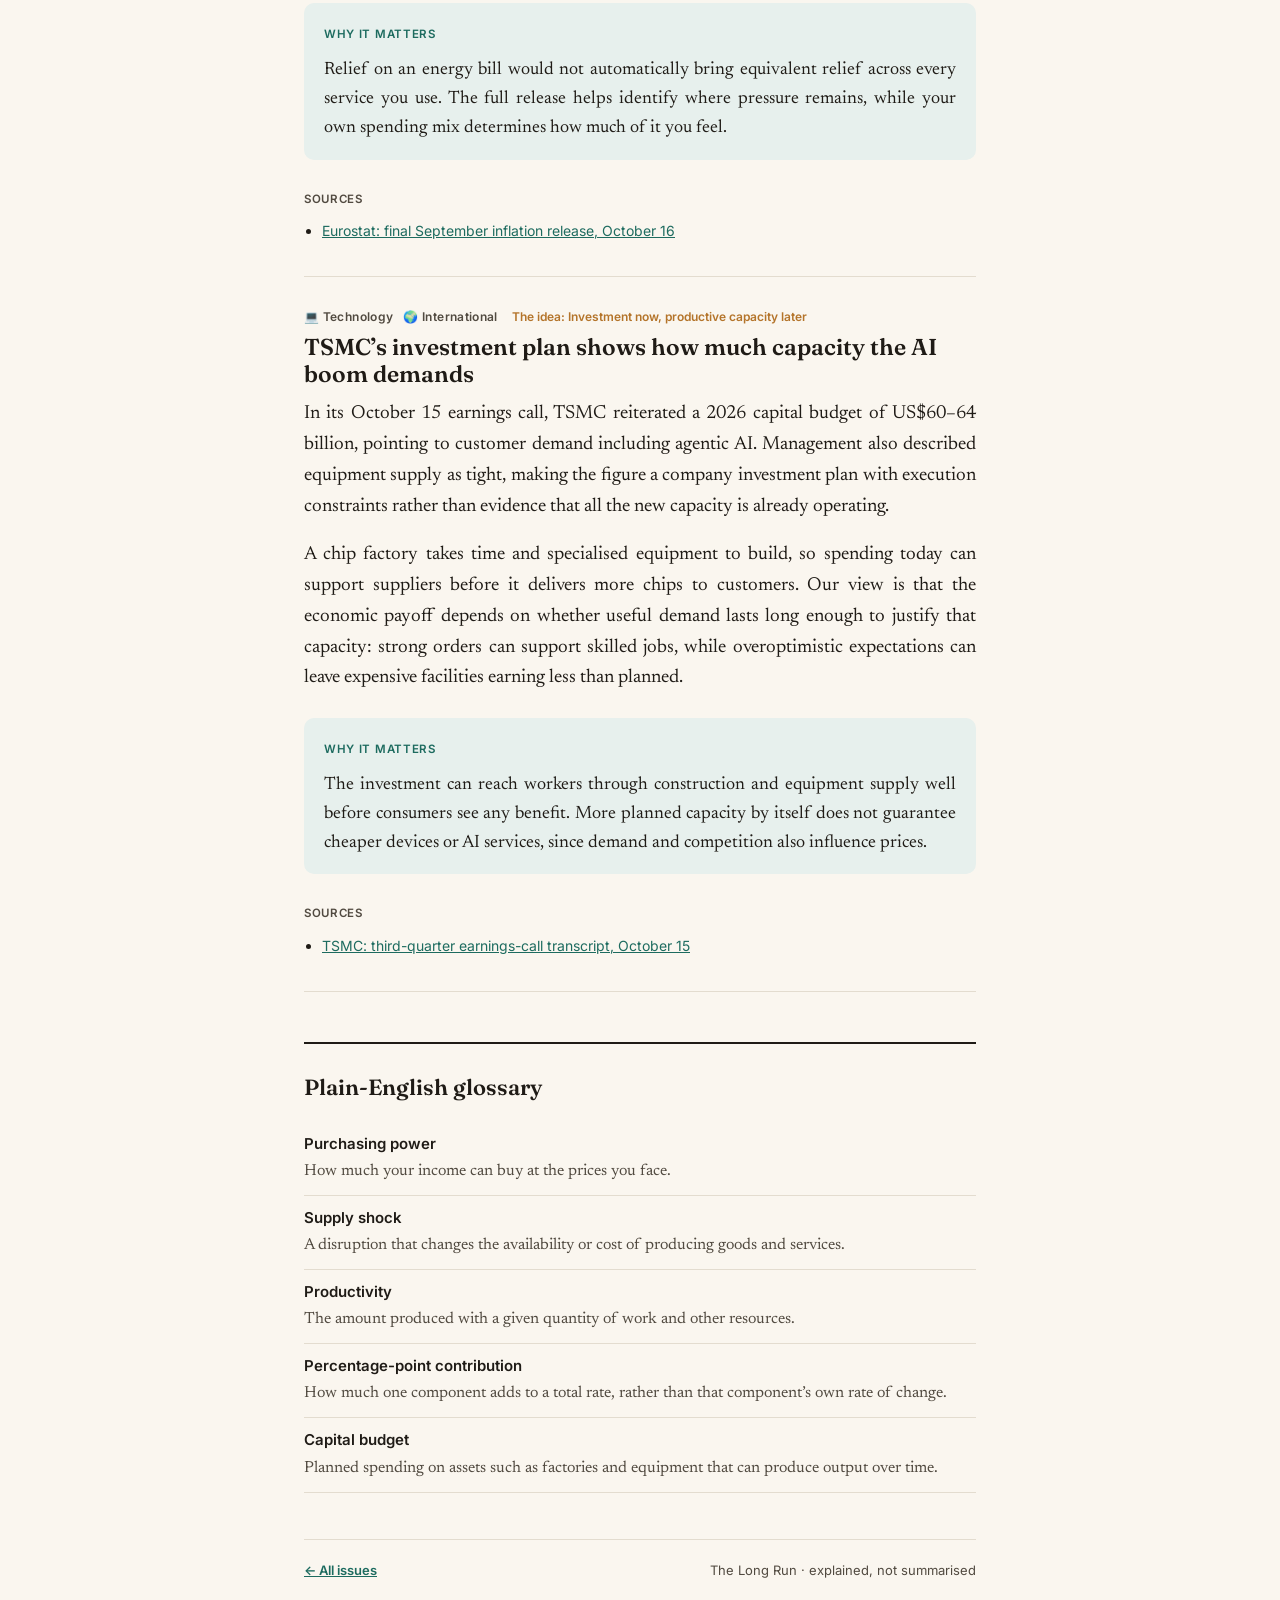
<file: issues/2026-10-19.html>
<!DOCTYPE html>
<html lang="en">
<head>
  <meta charset="utf-8">
  <meta name="viewport" content="width=device-width, initial-scale=1">
  <title>Growth that reaches some doors first · The Long Run #6</title>
  <meta name="description" content="A growing world economy can still leave a family with less room in its budget, particularly when expensive essentials absorb the gains. The week&#x27;s releases bring that unevenness into focus, from the i">
  <link rel="preconnect" href="https://fonts.googleapis.com">
  <link rel="preconnect" href="https://fonts.gstatic.com" crossorigin>
  <link href="https://fonts.googleapis.com/css2?family=Fraunces:opsz,wght@9..144,400;9..144,500;9..144,600;9..144,700&family=Newsreader:ital,opsz@0,6..72;1,6..72&family=Inter:wght@400;500;600&display=swap" rel="stylesheet">
  <link rel="stylesheet" href="../style.css">
</head>
<body>
  
  <div class="lang-switch" id="lang-switch" aria-label="Language">
    <button data-set="en">EN</button><button data-set="pt">PT</button>
  </div>
  <header class="masthead">
    <a class="mast-name" href="../index.html">The Long Run</a>
    <p class="mast-tag"><span data-lang="en">Economics, politics &amp; technology, explained. Once a week, with the theory underneath.</span><span data-lang="pt">Economia, política e tecnologia, explicadas. Uma vez por semana, com a teoria por trás.</span></p>
  </header>
  <main class="issue">
    <div class="issue-meta">
      <span><span data-lang="en">Issue</span><span data-lang="pt">Edição</span> #6</span>
      <span><span data-lang="en">Week of</span><span data-lang="pt">Semana de</span> <span data-lang="en">October 19, 2026</span><span data-lang="pt">outubro 19, 2026</span></span>
    </div>
    <h1 class="issue-title"><span data-lang="en">Growth that reaches some doors first</span><span data-lang="pt">O crescimento chega primeiro a algumas portas</span></h1>
    <p class="editors-note"><span data-lang="en">A growing world economy can still leave a family with less room in its budget, particularly when expensive essentials absorb the gains. The week&#x27;s releases bring that unevenness into focus, from the investment behind AI to the time children should have for school. This delayed October 19 edition was prepared and published on October 24, covering October 12 through 04:00 Zurich time on October 19; it uses releases available by that cutoff, with forecasts kept separate from results.</span><span data-lang="pt">A economia mundial pode crescer e ainda deixar menos espaço no orçamento de uma família, sobretudo quando os gastos essenciais absorvem os ganhos. As divulgações da semana ajudam a enxergar essa desigualdade, do investimento por trás da IA ao tempo que crianças deveriam ter para a escola. Esta edição atrasada de 19 de outubro foi preparada e publicada em 24 de outubro, cobrindo de 12 de outubro até as 4h de Zurique de 19 de outubro; usamos divulgações disponíveis até esse limite, separando projeções de resultados.</span></p>
    <nav class="pills" id="pills" aria-label="Filter by topic"><button class="pill active" data-cat="all"><span data-lang="en">All</span><span data-lang="pt">Tudo</span></button><button class="pill" data-cat="Brazil">🇧🇷 <span data-lang="en">Brazil</span><span data-lang="pt">Brasil</span></button><button class="pill" data-cat="Europe">🇪🇺 <span data-lang="en">Europe</span><span data-lang="pt">Europa</span></button><button class="pill" data-cat="USA">🇺🇸 <span data-lang="en">USA</span><span data-lang="pt">EUA</span></button><button class="pill" data-cat="International">🌍 <span data-lang="en">International</span><span data-lang="pt">Internacional</span></button><button class="pill" data-cat="Technology">💻 <span data-lang="en">Technology</span><span data-lang="pt">Tecnologia</span></button></nav>
    
  <article class="lead" data-cats="International">
    <div class="tag-row"><span class="tag">🌍 <span data-lang="en">International</span><span data-lang="pt">Internacional</span></span></div>
    <h2><span data-lang="en">The IMF sees growth holding up, with the gains becoming harder to share</span><span data-lang="pt">FMI vê crescimento resistindo, mas ganhos mais difíceis de repartir</span></h2>
    <p class="dek"><span data-lang="en">An investment boom can support global activity while dearer energy leaves other households and businesses struggling.</span><span data-lang="pt">Um ciclo forte de investimento pode sustentar a atividade mundial enquanto a energia cara aperta outras empresas e famílias.</span></p>
    <div class="body"><p><span data-lang="en">The IMF&#x27;s October 13 World Economic Outlook projected global growth of 3.1% in 2026 and 3.4% in 2027, alongside global headline inflation of 4.7% and 4.1% respectively. These are forecasts built on information available through October 1, so they describe a conditional path rather than the outcome of years that have not yet finished.</span><span data-lang="pt">O Panorama Econômico Mundial divulgado pelo FMI em 13 de outubro projetou crescimento global de 3,1% em 2026 e 3,4% em 2027, com inflação mundial de 4,7% e 4,1%, respectivamente. São projeções construídas com informações disponíveis até 1º de outubro, por isso descrevem uma trajetória condicionada às hipóteses do relatório, sem representar o resultado de anos ainda não encerrados.</span></p>
<p><span data-lang="en">At the accompanying briefing, the Fund described expensive energy and the AI investment boom as forces pulling activity in different directions: energy raises production costs, while technology spending adds demand. That combination helps explain why a respectable growth figure can coexist with a difficult month for someone whose wages buy less fuel or whose employer has few new orders.</span><span data-lang="pt">Na entrevista que acompanhou a divulgação, o Fundo apresentou a energia cara e o avanço do investimento em IA como forças que empurram a atividade em direções diferentes: a energia eleva os custos de produção, enquanto o gasto em tecnologia acrescenta demanda. Essa combinação ajuda a entender por que um crescimento razoável pode conviver com um mês difícil para quem compra menos combustível com o salário ou trabalha numa empresa com poucos pedidos novos.</span></p>
<p><span data-lang="en">Consider a bakery and a supplier of equipment for a new factory: the bakery may face a larger energy bill without selling more bread, while the equipment supplier receives extra orders. This is an illustration of the mechanism, not a claim about a particular business; the same national growth rate can conceal very different choices about hiring and pay.</span><span data-lang="pt">Pense numa padaria e num fornecedor de equipamentos para uma fábrica nova: a padaria pode receber uma conta de energia maior sem vender mais pão, enquanto o fornecedor ganha encomendas. É uma ilustração do mecanismo, sem descrever uma empresa específica; a mesma taxa nacional de crescimento pode esconder decisões muito diferentes sobre contratação e salários.</span></p>
<p><span data-lang="en">The next link is the household budget: when essentials take a larger share of income, discretionary purchases are easier to postpone, which can weaken demand for businesses outside the investment boom. A worker does not need to lose a job to feel that squeeze, because unchanged pay and fewer affordable purchases already represent a loss of purchasing power.</span><span data-lang="pt">A ligação seguinte passa pelo orçamento doméstico: quando os gastos essenciais ocupam uma parcela maior da renda, fica mais fácil adiar outras compras, enfraquecendo a demanda de empresas fora do ciclo de investimento. O trabalhador não precisa perder o emprego para sentir o aperto, porque salário parado e menos compras possíveis já significam perda de poder de compra.</span></p>
<p><span data-lang="en">Policy has to reckon with those differences, since stimulating all spending equally can add to pressure where capacity is already tight, while cutting support broadly can deepen the weakness elsewhere. Our view is that temporary help should reach households unable to absorb essential costs, with investment directed towards easing bottlenecks that otherwise make the next shock expensive too.</span><span data-lang="pt">A política econômica precisa levar essas diferenças em conta, porque estimular todos os gastos da mesma forma pode acrescentar pressão onde a capacidade já está apertada, enquanto cortar apoio de maneira ampla pode aprofundar a fraqueza em outros lugares. Nossa leitura é que a ajuda temporária deve alcançar quem não consegue absorver os custos essenciais, com investimento voltado a reduzir os gargalos que também encareceriam o próximo choque.</span></p>
<p><span data-lang="en">The longer test for the technology boom is whether its gains spread into useful, affordable services and higher productivity beyond its immediate suppliers. If that happens, more output can support better living standards; if the benefits remain concentrated while the wider economy carries higher infrastructure costs, the growth total will tell only part of the story.</span><span data-lang="pt">O teste mais longo para o avanço da tecnologia é se os ganhos chegam a serviços úteis e acessíveis e à produtividade além dos fornecedores diretamente envolvidos. Se isso acontecer, produzir mais pode sustentar condições de vida melhores; se os benefícios ficarem concentrados enquanto o restante da economia carrega custos maiores de infraestrutura, o crescimento agregado contará apenas parte da história.</span></p></div>
    <div class="why"><span class="why-label"><span data-lang="en">Why it matters</span><span data-lang="pt">Por que importa</span></span><p><span data-lang="en">A global growth forecast says little about the next pay rise or grocery bill without knowing which sectors are expanding and which costs are rising. For households, the practical improvement is income that buys more and work that remains dependable, rather than a stronger aggregate number alone.</span><span data-lang="pt">Uma projeção mundial de crescimento diz pouco sobre o próximo reajuste salarial ou a conta do supermercado sem saber quais setores avançam e quais custos sobem. Para a família, a melhora concreta é uma renda que compra mais e um trabalho que continua estável, além do avanço do número agregado.</span></p></div>
    
    <aside class="theory">
      <span class="theory-kicker"><span data-lang="en">The theory underneath</span><span data-lang="pt">A teoria por trás</span></span>
      <h4><span data-lang="en">Why growing output can leave households squeezed</span><span data-lang="pt">Por que produzir mais pode conviver com aperto no orçamento</span></h4>
      <div class="lens-row"><span class="lens-name"><span data-lang="en">The mainstream view</span><span data-lang="pt">A visão ortodoxa</span></span><p><span data-lang="en">Mainstream economics asks whether investment raises productive capacity fast enough to meet demand, because limited supply can turn extra spending into higher prices. It favours well-targeted support that protects vulnerable households while preserving incentives to expand production.</span><span data-lang="pt">A visão ortodoxa pergunta se o investimento amplia a capacidade de produzir a tempo de atender à demanda, porque uma oferta limitada pode transformar gasto adicional em preços maiores. Ela favorece apoio bem direcionado que proteja famílias vulneráveis e preserve incentivos para ampliar a produção.</span></p></div><div class="lens-row"><span class="lens-name"><span data-lang="en">The heterodox view</span><span data-lang="pt">A visão heterodoxa</span></span><p><span data-lang="en">A structuralist and distributional view asks who owns the growing sectors and who bears the costs of essential goods. Public investment and stronger worker bargaining power can help spread gains, because productivity improvements need not automatically become better wages or cheaper services.</span><span data-lang="pt">A leitura estruturalista e distributiva pergunta quem é dono dos setores que crescem e quem paga pelos bens essenciais. Investimento público e maior poder de negociação do trabalhador podem ajudar a repartir os ganhos, porque produtividade maior não vira automaticamente salário melhor ou serviço mais barato.</span></p></div>
      <p class="lens-takeaway"><strong><span data-lang="en">Where we land:</span><span data-lang="pt">Onde ficamos:</span></strong> <span data-lang="en">We would judge resilience by the breadth of real income gains and by whether investment eases the constraints households face. Aggregate growth is useful evidence, but support and investment need to be designed around the uneven effects beneath it.</span><span data-lang="pt">Avaliaríamos a resistência da economia pela abrangência dos ganhos reais de renda e pela capacidade do investimento de aliviar as limitações das famílias. O crescimento agregado informa, mas apoio e investimento precisam considerar os efeitos desiguais que ele reúne.</span></p>
    </aside>
    <div class="sources"><span class="sources-label"><span data-lang="en">Sources</span><span data-lang="pt">Fontes</span></span><ul><li><a href="https://www.imf.org/en/Publications/WEO/Issues/2026/10/13/world-economic-outlook-october-2026" target="_blank" rel="noopener">IMF: October 2026 World Economic Outlook, October 13</a></li><li><a href="https://mediacenter.imf.org/news/imf-world-economic-output-press-briefing/s/85df82f1-2ffe-44b3-91c4-a7a0e01042ae" target="_blank" rel="noopener">IMF: October 13 press briefing, published October 14</a></li></ul></div>
  </article>
    <section class="briefs" id="briefs-section"><h2 class="section-rule"><span data-lang="en">Also this week</span><span data-lang="pt">Também esta semana</span></h2><div class="brief-grid">
  <article class="brief" data-cats="Brazil">
    <div class="brief-head"><div class="tag-row"><span class="tag">🇧🇷 <span data-lang="en">Brazil</span><span data-lang="pt">Brasil</span></span></div><span class="concept"><span data-lang="en">The idea:</span><span data-lang="pt">A ideia:</span> <span data-lang="en">How present hardship can limit future opportunities</span><span data-lang="pt">Como a dificuldade presente pode limitar oportunidades futuras</span></span></div>
    <h3><span data-lang="en">Brazil’s child-labour decline still leaves a large burden on childhood</span><span data-lang="pt">Trabalho infantil cai no Brasil, mas ainda pesa sobre muitas infâncias</span></h3>
    <div class="body"><p><span data-lang="en">IBGE&#x27;s October 16 release, reported by Agência Brasil, estimated 1.499 million children and adolescents in child labour in 2025, down 9.2% from 2024. The figures concern ages 5–17 and the previous year; IBGE classifies this statistical work as experimental, so it should be read with the methodological caution that designation requires.</span><span data-lang="pt">A divulgação do IBGE de 16 de outubro, noticiada pela Agência Brasil, estimou 1,499 milhão de crianças e adolescentes em situação de trabalho infantil em 2025, queda de 9,2% ante 2024. Os números tratam da população de 5 a 17 anos e do ano anterior; o IBGE classifica essas estatísticas como experimentais, o que exige o cuidado metodológico indicado por essa condição.</span></p>
<p><span data-lang="en">The economic stakes extend beyond the income earned today, because time spent working can compete with school and rest, narrowing future opportunities. Our view is that enforcement needs to work alongside reliable adult income and access to education: a family under financial pressure needs a workable way to replace the child&#x27;s contribution, while employers must still face accountability.</span><span data-lang="pt">O efeito econômico vai além da renda recebida hoje, porque o tempo de trabalho pode disputar espaço com a escola e o descanso, limitando oportunidades futuras. Nossa leitura é que a fiscalização precisa caminhar com renda adulta previsível e acesso à educação: uma família sob pressão financeira precisa de uma forma viável de substituir a contribuição da criança, enquanto os empregadores continuam responsáveis por suas práticas.</span></p></div>
    <div class="why"><span class="why-label"><span data-lang="en">Why it matters</span><span data-lang="pt">Por que importa</span></span><p><span data-lang="en">Reducing child labour protects time for learning and development, with consequences for future earnings as well as wellbeing now. The reported decline is encouraging, but the remaining total warrants sustained attention.</span><span data-lang="pt">Reduzir o trabalho infantil protege o tempo de aprendizagem e desenvolvimento, com efeito sobre a renda futura e o bem-estar de hoje. A queda é animadora, mas o contingente restante exige atenção contínua.</span></p></div>
    <div class="sources"><span class="sources-label"><span data-lang="en">Sources</span><span data-lang="pt">Fontes</span></span><ul><li><a href="https://agenciabrasil.ebc.com.br/direitos-humanos/noticia/2026-10/trabalho-infantil-no-pais-recua-92-de-2024-para-2025-aponta-ibge" target="_blank" rel="noopener">Agência Brasil: IBGE child-labour results, October 16</a></li><li><a href="https://www.ibge.gov.br/comunicados/48063-ibge-divulgara-em-16-de-outubro-como-estatisticas-experimentais-a-pesquisa-nacional-por-amostra-de-domicilio" target="_blank" rel="noopener">IBGE: experimental-statistics methodology and release notice</a></li></ul></div>
  </article>
  <article class="brief" data-cats="USA">
    <div class="brief-head"><div class="tag-row"><span class="tag">🇺🇸 <span data-lang="en">USA</span><span data-lang="pt">EUA</span></span></div><span class="concept"><span data-lang="en">The idea:</span><span data-lang="pt">A ideia:</span> <span data-lang="en">Essential costs crowding out other spending</span><span data-lang="pt">Gastos essenciais tomando espaço de outras compras</span></span></div>
    <h3><span data-lang="en">US inflation rises as petrol absorbs more of the budget</span><span data-lang="pt">Inflação americana sobe e gasolina ocupa mais espaço no orçamento</span></h3>
    <div class="body"><p><span data-lang="en">The October 14 BLS release put September consumer inflation at 0.6% for the month after seasonal adjustment and 3.7% over a year. Petrol prices rose 9.1% in the month and accounted for more than half of the overall monthly increase, making driving costs an important part of this particular reading.</span><span data-lang="pt">A divulgação do BLS de 14 de outubro apontou inflação ao consumidor de 0,6% em setembro, com ajuste sazonal, e de 3,7% em 12 meses. A gasolina subiu 9,1% no mês e respondeu por mais da metade da alta mensal do índice geral, colocando o custo de dirigir no centro dessa leitura.</span></p>
<p><span data-lang="en">For someone who must drive to work, substituting away from fuel can be difficult, so the adjustment may come through spending less elsewhere. That gives policymakers a difficult balance: weaker discretionary spending can cool demand even while the inflation headline rises, and the persistence of broader price pressure matters more than assuming petrol will repeat the same jump every month.</span><span data-lang="pt">Para quem precisa do carro para trabalhar, reduzir o uso de combustível pode ser difícil, e o ajuste acaba aparecendo no corte de outras compras. Isso cria um equilíbrio delicado para a política econômica: menos gastos adiáveis podem esfriar a demanda enquanto a inflação principal sobe, e a persistência das pressões mais amplas importa mais que presumir a repetição do salto da gasolina todos os meses.</span></p></div>
    <div class="why"><span class="why-label"><span data-lang="en">Why it matters</span><span data-lang="pt">Por que importa</span></span><p><span data-lang="en">A higher fuel bill can reduce what is left for other purchases without any change in income. The national average also conceals differences between households that can use public transport and those that cannot.</span><span data-lang="pt">Uma conta maior no posto reduz o dinheiro para outras compras mesmo sem mudança na renda. A média nacional também esconde diferenças entre quem pode recorrer ao transporte público e quem não tem essa opção.</span></p></div>
    <div class="sources"><span class="sources-label"><span data-lang="en">Sources</span><span data-lang="pt">Fontes</span></span><ul><li><a href="https://www.bls.gov/news.release/archives/cpi_10142026.htm" target="_blank" rel="noopener">BLS: September CPI release, October 14</a></li></ul></div>
  </article>
  <article class="brief" data-cats="Europe">
    <div class="brief-head"><div class="tag-row"><span class="tag">🇪🇺 <span data-lang="en">Europe</span><span data-lang="pt">Europa</span></span></div><span class="concept"><span data-lang="en">The idea:</span><span data-lang="pt">A ideia:</span> <span data-lang="en">Understanding contributions to inflation</span><span data-lang="pt">Entender as contribuições para a inflação</span></span></div>
    <h3><span data-lang="en">Europe’s full inflation release shows pressure beyond energy</span><span data-lang="pt">Dado completo da inflação europeia mostra pressão além da energia</span></h3>
    <div class="body"><p><span data-lang="en">Eurostat&#x27;s October 16 release confirmed September euro area annual inflation at 3.8%, matching the earlier flash estimate. Energy contributed 1.71 percentage points and services 1.52 points to the annual rate; these are contributions to the total, rather than the inflation rates of those categories.</span><span data-lang="pt">A divulgação de 16 de outubro da Eurostat confirmou a inflação anual da área do euro em 3,8% em setembro, igual à estimativa preliminar. A energia contribuiu com 1,71 ponto percentual e os serviços com 1,52 ponto para a taxa anual; são contribuições ao resultado total, sem equivaler à inflação de cada grupo.</span></p>
<p><span data-lang="en">That breakdown matters because a fall in energy pressure would still leave other prices influencing the household budget. Our reading is that the services contribution warrants attention without assigning it one cause: wages, rents and productivity can all affect service costs, and the aggregate alone cannot show which mechanism dominates in a particular business.</span><span data-lang="pt">Essa composição importa porque um alívio na energia ainda deixaria outros preços pesando no orçamento. Nossa leitura é que a contribuição dos serviços merece atenção sem atribuí-la a uma causa única: salários, aluguéis e produtividade podem afetar seus custos, e o agregado sozinho não mostra qual mecanismo domina numa empresa específica.</span></p></div>
    <div class="why"><span class="why-label"><span data-lang="en">Why it matters</span><span data-lang="pt">Por que importa</span></span><p><span data-lang="en">Relief on an energy bill would not automatically bring equivalent relief across every service you use. The full release helps identify where pressure remains, while your own spending mix determines how much of it you feel.</span><span data-lang="pt">Alívio na conta de energia não produziria automaticamente uma melhora equivalente em todos os serviços que você utiliza. A divulgação completa ajuda a localizar a pressão restante, enquanto a composição dos seus gastos define quanto dela chega à sua casa.</span></p></div>
    <div class="sources"><span class="sources-label"><span data-lang="en">Sources</span><span data-lang="pt">Fontes</span></span><ul><li><a href="https://ec.europa.eu/eurostat/en/web/products-euro-indicators/w/2-16102026-ap" target="_blank" rel="noopener">Eurostat: final September inflation release, October 16</a></li></ul></div>
  </article>
  <article class="brief" data-cats="Technology International">
    <div class="brief-head"><div class="tag-row"><span class="tag">💻 <span data-lang="en">Technology</span><span data-lang="pt">Tecnologia</span></span><span class="tag">🌍 <span data-lang="en">International</span><span data-lang="pt">Internacional</span></span></div><span class="concept"><span data-lang="en">The idea:</span><span data-lang="pt">A ideia:</span> <span data-lang="en">Investment now, productive capacity later</span><span data-lang="pt">Investimento agora, capacidade produtiva depois</span></span></div>
    <h3><span data-lang="en">TSMC’s investment plan shows how much capacity the AI boom demands</span><span data-lang="pt">Plano de investimento da TSMC mostra a capacidade que o avanço da IA exige</span></h3>
    <div class="body"><p><span data-lang="en">In its October 15 earnings call, TSMC reiterated a 2026 capital budget of US$60–64 billion, pointing to customer demand including agentic AI. Management also described equipment supply as tight, making the figure a company investment plan with execution constraints rather than evidence that all the new capacity is already operating.</span><span data-lang="pt">Na apresentação de resultados de 15 de outubro, a TSMC reafirmou orçamento de investimento de US$ 60 bilhões a US$ 64 bilhões para 2026, citando a demanda dos clientes, inclusive por IA com agentes. A administração também descreveu uma oferta apertada de equipamentos, de modo que o número representa um plano empresarial sujeito a limites de execução, sem demonstrar que toda a capacidade nova já está funcionando.</span></p>
<p><span data-lang="en">A chip factory takes time and specialised equipment to build, so spending today can support suppliers before it delivers more chips to customers. Our view is that the economic payoff depends on whether useful demand lasts long enough to justify that capacity: strong orders can support skilled jobs, while overoptimistic expectations can leave expensive facilities earning less than planned.</span><span data-lang="pt">Uma fábrica de chips exige tempo e equipamentos especializados, por isso o gasto de hoje pode sustentar fornecedores antes de entregar mais chips aos clientes. Nossa leitura é que o retorno econômico depende de a demanda útil durar o suficiente para justificar essa capacidade: pedidos fortes podem sustentar empregos qualificados, enquanto expectativas otimistas demais podem deixar instalações caras rendendo menos que o planejado.</span></p></div>
    <div class="why"><span class="why-label"><span data-lang="en">Why it matters</span><span data-lang="pt">Por que importa</span></span><p><span data-lang="en">The investment can reach workers through construction and equipment supply well before consumers see any benefit. More planned capacity by itself does not guarantee cheaper devices or AI services, since demand and competition also influence prices.</span><span data-lang="pt">O investimento pode chegar ao trabalhador pela construção e pelo fornecimento de equipamentos antes de beneficiar o consumidor. Mais capacidade planejada, sozinha, não garante aparelhos ou serviços de IA mais baratos, porque demanda e concorrência também influenciam os preços.</span></p></div>
    <div class="sources"><span class="sources-label"><span data-lang="en">Sources</span><span data-lang="pt">Fontes</span></span><ul><li><a href="https://investor.tsmc.com/english/encrypt/files/encrypt_file/reports/2026-10/eba4fac72873bf546b669bd2b5d973df5c93215d/TSMC%203Q26%20Transcript.pdf" target="_blank" rel="noopener">TSMC: third-quarter earnings-call transcript, October 15</a></li></ul></div>
  </article></div></section>
    <section class="glossary"><h3><span data-lang="en">Plain-English glossary</span><span data-lang="pt">Glossário</span></h3><dl><div class="gloss-item"><dt><span data-lang="en">Purchasing power</span><span data-lang="pt">Poder de compra</span></dt><dd><span data-lang="en">How much your income can buy at the prices you face.</span><span data-lang="pt">Quanto sua renda permite comprar aos preços que você encontra.</span></dd></div><div class="gloss-item"><dt><span data-lang="en">Supply shock</span><span data-lang="pt">Choque de oferta</span></dt><dd><span data-lang="en">A disruption that changes the availability or cost of producing goods and services.</span><span data-lang="pt">Uma alteração que afeta a disponibilidade ou o custo de produzir bens e serviços.</span></dd></div><div class="gloss-item"><dt><span data-lang="en">Productivity</span><span data-lang="pt">Produtividade</span></dt><dd><span data-lang="en">The amount produced with a given quantity of work and other resources.</span><span data-lang="pt">A quantidade produzida com determinado volume de trabalho e outros recursos.</span></dd></div><div class="gloss-item"><dt><span data-lang="en">Percentage-point contribution</span><span data-lang="pt">Contribuição em pontos percentuais</span></dt><dd><span data-lang="en">How much one component adds to a total rate, rather than that component’s own rate of change.</span><span data-lang="pt">Quanto um componente acrescenta à taxa total, sem equivaler à sua própria taxa de variação.</span></dd></div><div class="gloss-item"><dt><span data-lang="en">Capital budget</span><span data-lang="pt">Orçamento de investimento</span></dt><dd><span data-lang="en">Planned spending on assets such as factories and equipment that can produce output over time.</span><span data-lang="pt">Gasto planejado em ativos como fábricas e equipamentos que podem produzir ao longo do tempo.</span></dd></div></dl></section>
    <footer class="issue-foot">
      <a href="../index.html"><span data-lang="en">← All issues</span><span data-lang="pt">← Todas as edições</span></a>
      <span>The Long Run · <span data-lang="en">explained, not summarised</span><span data-lang="pt">explicado, não resumido</span></span>
    </footer>
  </main>
  
<script>
(function(){
  var pills = Array.prototype.slice.call(document.querySelectorAll('#pills .pill'));
  var arts = Array.prototype.slice.call(document.querySelectorAll('[data-cats]'));
  var briefsSection = document.getElementById('briefs-section');
  function catsOf(el){ return el.getAttribute('data-cats').split(' ').filter(Boolean); }
  pills.forEach(function(p){
    var cat = p.getAttribute('data-cat');
    if(cat === 'all') return;
    if(arts.filter(function(a){ return catsOf(a).indexOf(cat) > -1; }).length === 0){
      p.disabled = true; p.classList.add('empty');
    }
  });
  function apply(cat){
    arts.forEach(function(a){
      a.style.display = (cat === 'all' || catsOf(a).indexOf(cat) > -1) ? '' : 'none';
    });
    if(briefsSection){
      var any = arts.some(function(a){ return a.classList.contains('brief') && a.style.display !== 'none'; });
      briefsSection.querySelector('.section-rule').style.display = any ? '' : 'none';
    }
    pills.forEach(function(p){ p.classList.toggle('active', p.getAttribute('data-cat') === cat); });
  }
  pills.forEach(function(p){ p.addEventListener('click', function(){ if(!p.disabled) apply(p.getAttribute('data-cat')); }); });
})();
</script>
  
<script>
(function(){
  var saved = localStorage.getItem('lr-lang') || 'en';
  var btns = Array.prototype.slice.call(document.querySelectorAll('#lang-switch button'));
  function set(l){
    document.documentElement.setAttribute('lang', l);
    localStorage.setItem('lr-lang', l);
    btns.forEach(function(b){ b.classList.toggle('active', b.getAttribute('data-set') === l); });
  }
  btns.forEach(function(b){ b.addEventListener('click', function(){ set(b.getAttribute('data-set')); }); });
  set(saved);
})();
</script>
</body>
</html>
</file>
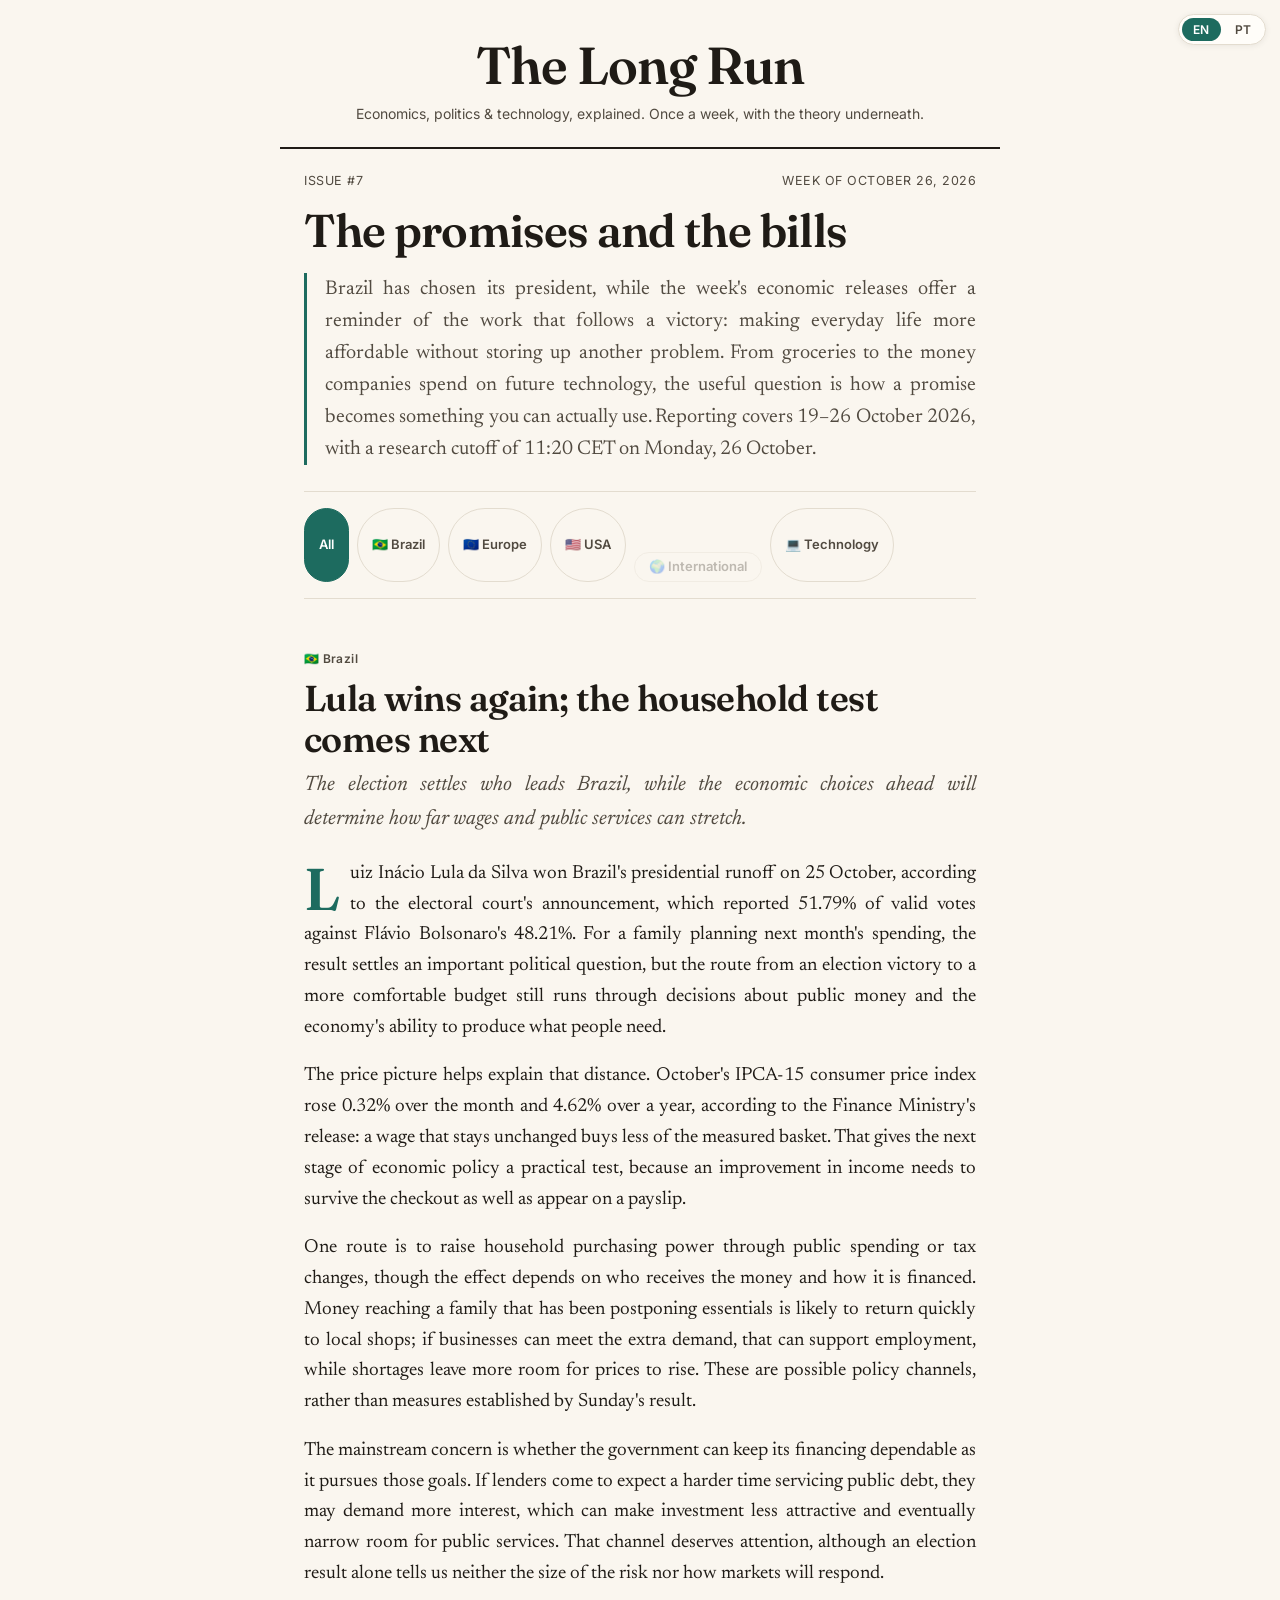
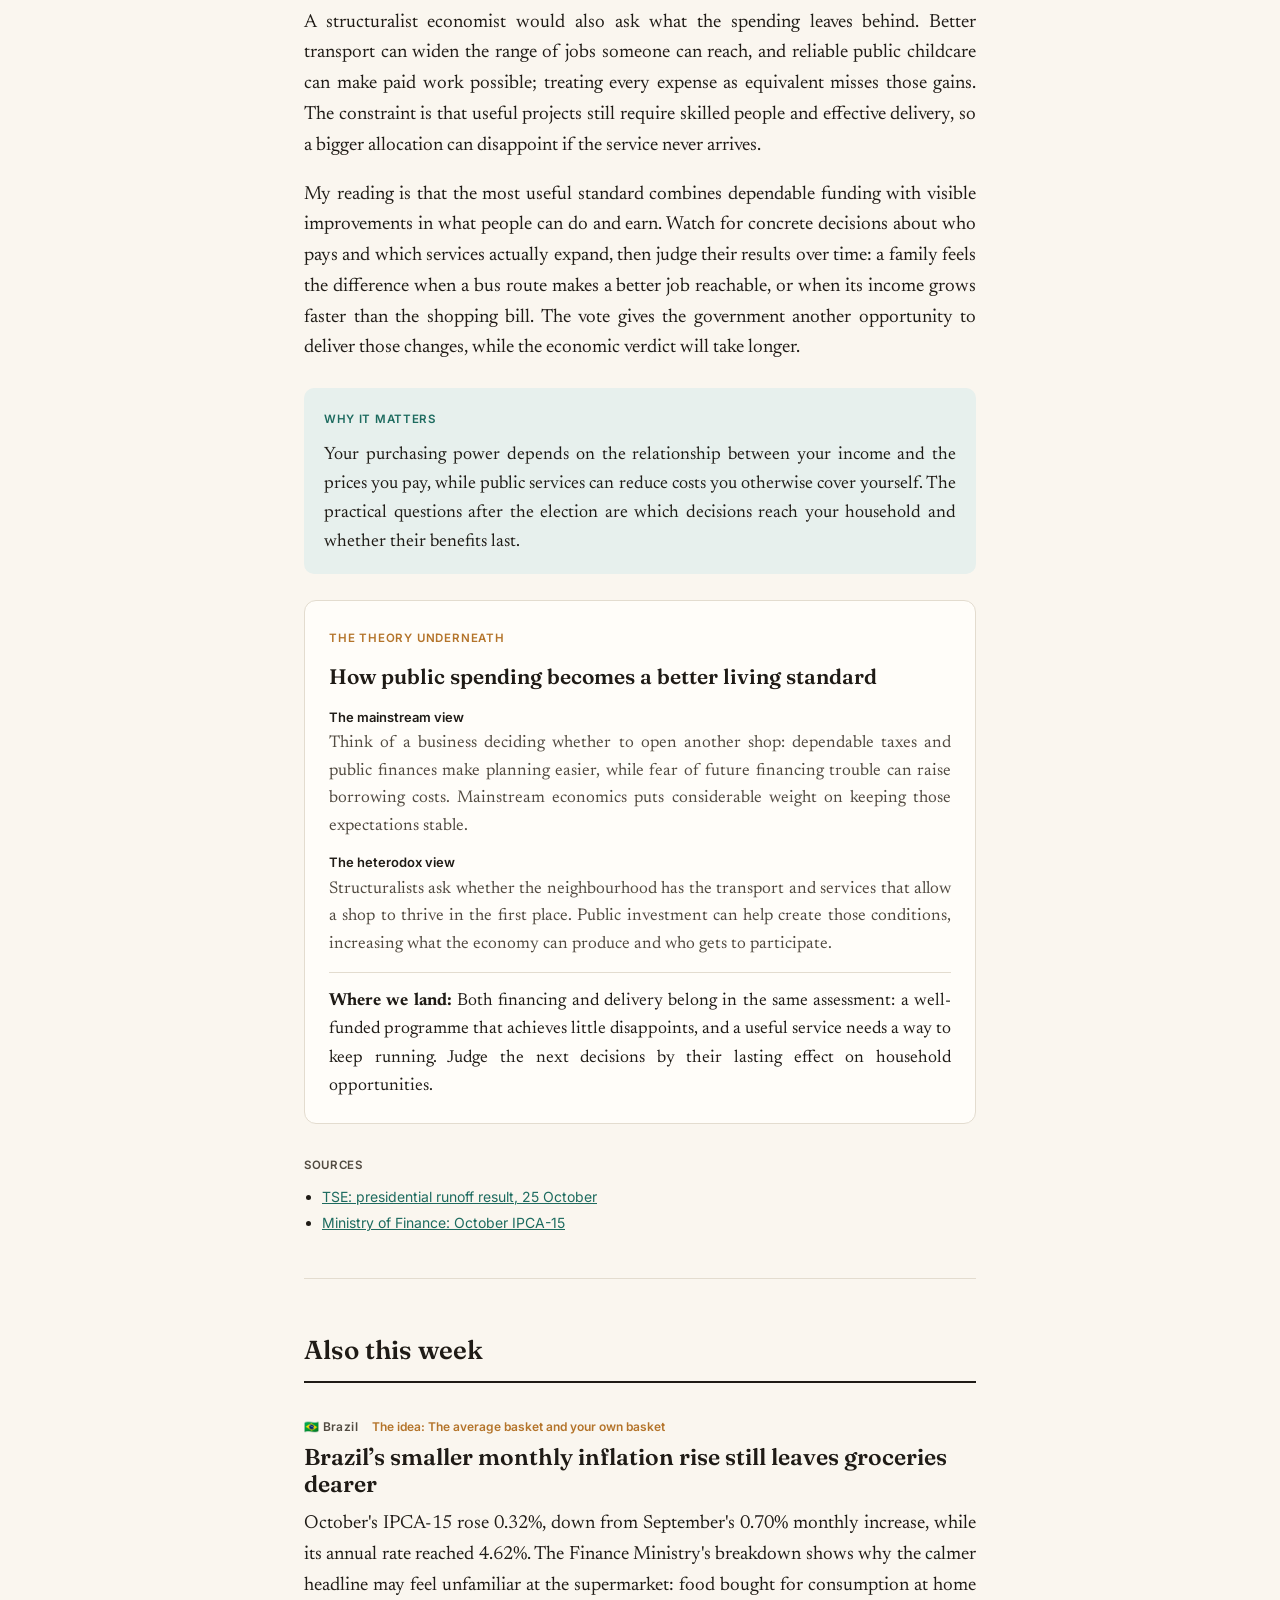
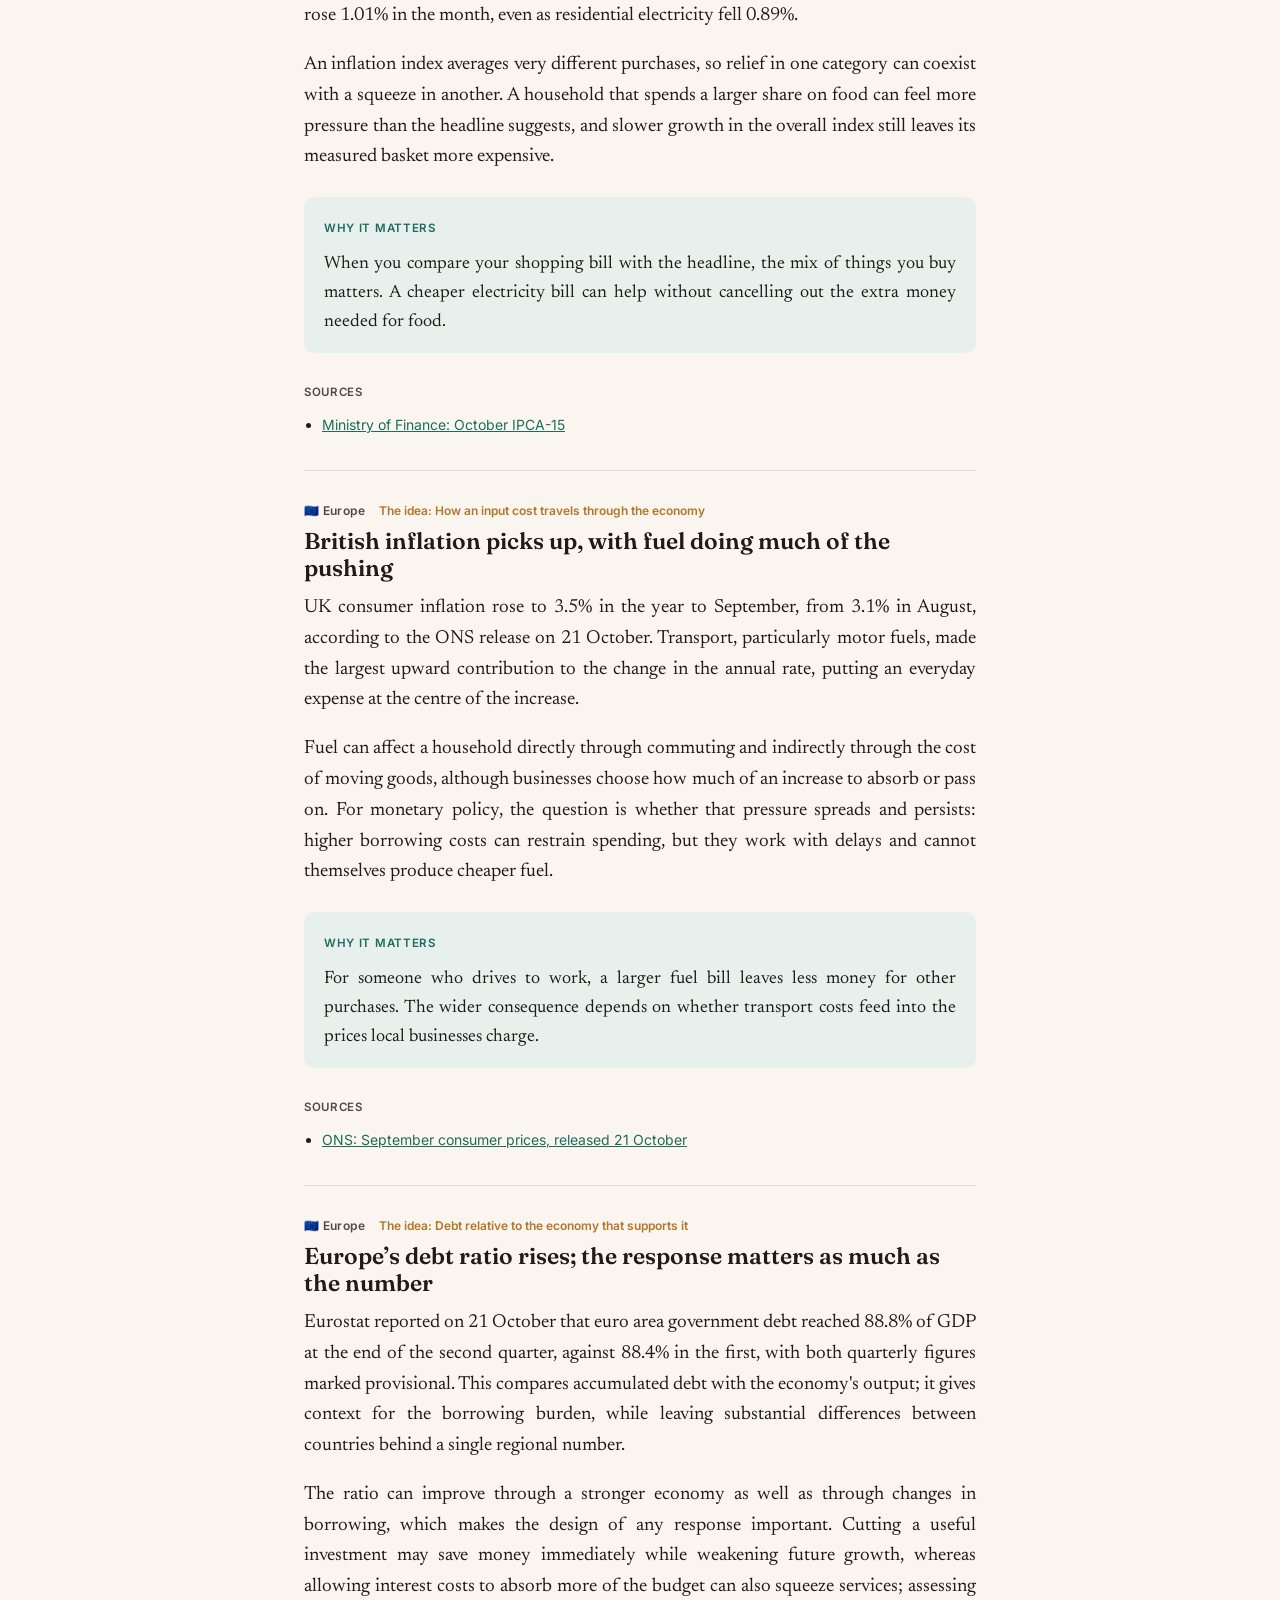
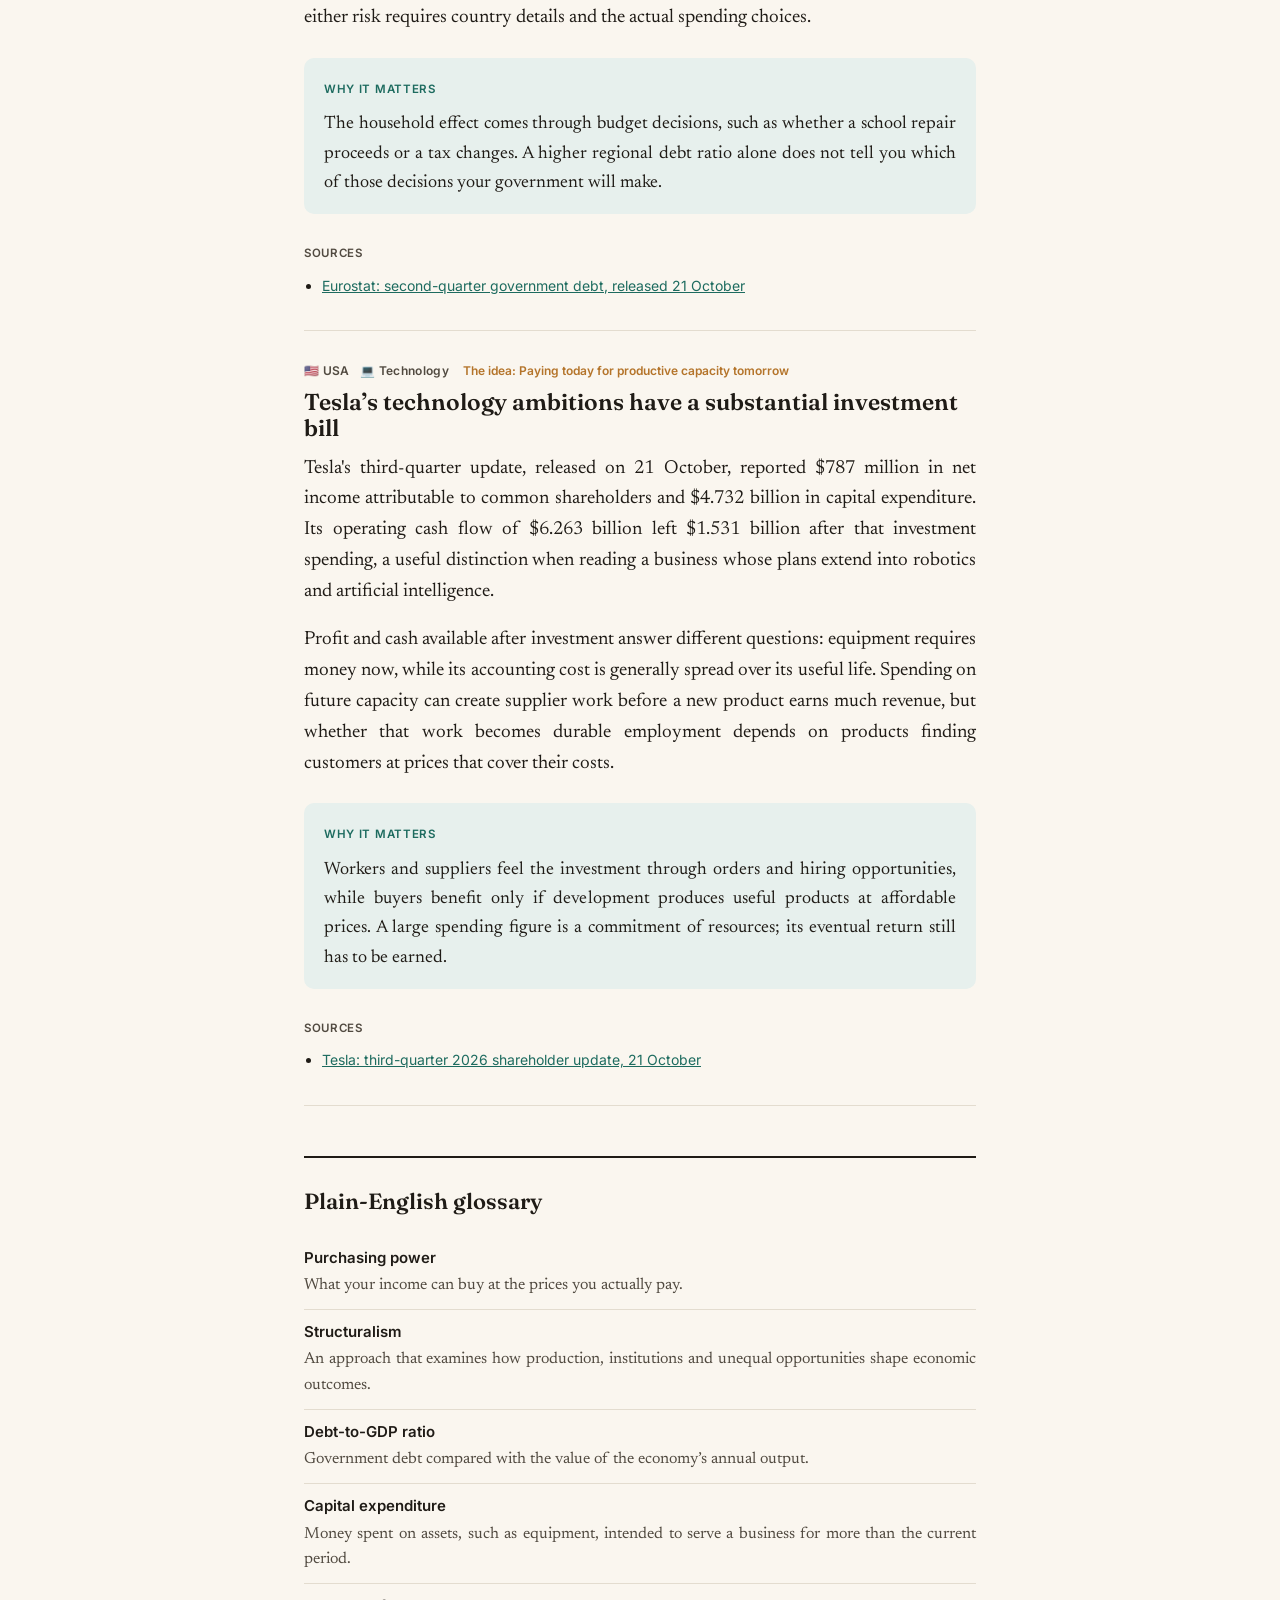
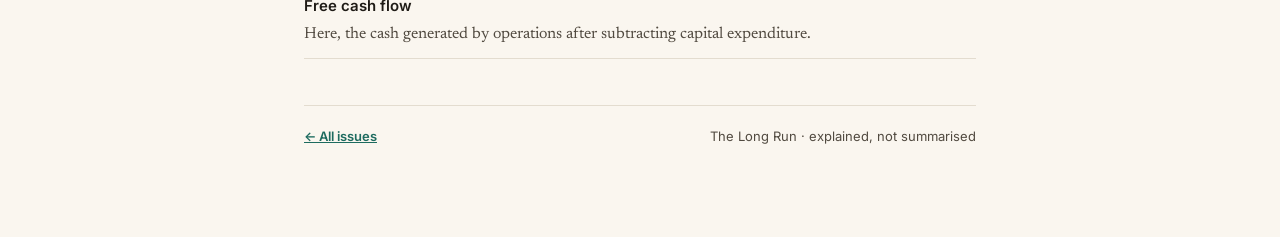
<file: issues/2026-10-26.html>
<!DOCTYPE html>
<html lang="en">
<head>
  <meta charset="utf-8">
  <meta name="viewport" content="width=device-width, initial-scale=1">
  <title>The promises and the bills · The Long Run #7</title>
  <meta name="description" content="Brazil has chosen its president, while the week&#x27;s economic releases offer a reminder of the work that follows a victory: making everyday life more affordable without storing up another problem. From g">
  <link rel="preconnect" href="https://fonts.googleapis.com">
  <link rel="preconnect" href="https://fonts.gstatic.com" crossorigin>
  <link href="https://fonts.googleapis.com/css2?family=Fraunces:opsz,wght@9..144,400;9..144,500;9..144,600;9..144,700&family=Newsreader:ital,opsz@0,6..72;1,6..72&family=Inter:wght@400;500;600&display=swap" rel="stylesheet">
  <link rel="stylesheet" href="../style.css">
</head>
<body>
  
  <div class="lang-switch" id="lang-switch" aria-label="Language">
    <button data-set="en">EN</button><button data-set="pt">PT</button>
  </div>
  <header class="masthead">
    <a class="mast-name" href="../index.html">The Long Run</a>
    <p class="mast-tag"><span data-lang="en">Economics, politics &amp; technology, explained. Once a week, with the theory underneath.</span><span data-lang="pt">Economia, política e tecnologia, explicadas. Uma vez por semana, com a teoria por trás.</span></p>
  </header>
  <main class="issue">
    <div class="issue-meta">
      <span><span data-lang="en">Issue</span><span data-lang="pt">Edição</span> #7</span>
      <span><span data-lang="en">Week of</span><span data-lang="pt">Semana de</span> <span data-lang="en">October 26, 2026</span><span data-lang="pt">outubro 26, 2026</span></span>
    </div>
    <h1 class="issue-title"><span data-lang="en">The promises and the bills</span><span data-lang="pt">As promessas e as contas</span></h1>
    <p class="editors-note"><span data-lang="en">Brazil has chosen its president, while the week&#x27;s economic releases offer a reminder of the work that follows a victory: making everyday life more affordable without storing up another problem. From groceries to the money companies spend on future technology, the useful question is how a promise becomes something you can actually use. Reporting covers 19–26 October 2026, with a research cutoff of 11:20 CET on Monday, 26 October.</span><span data-lang="pt">O Brasil escolheu seu presidente, e os indicadores divulgados na semana ajudam a lembrar o trabalho que vem depois da vitória: fazer o dinheiro render mais sem criar outro problema adiante. Da compra do mês aos investimentos das empresas em novas tecnologias, vale acompanhar como uma promessa se transforma em algo que melhora a vida de fato. Esta edição cobre o período de 19 a 26 de outubro de 2026, com apuração encerrada às 11h20 de segunda-feira, dia 26, no horário da Europa Central (CET).</span></p>
    <nav class="pills" id="pills" aria-label="Filter by topic"><button class="pill active" data-cat="all"><span data-lang="en">All</span><span data-lang="pt">Tudo</span></button><button class="pill" data-cat="Brazil">🇧🇷 <span data-lang="en">Brazil</span><span data-lang="pt">Brasil</span></button><button class="pill" data-cat="Europe">🇪🇺 <span data-lang="en">Europe</span><span data-lang="pt">Europa</span></button><button class="pill" data-cat="USA">🇺🇸 <span data-lang="en">USA</span><span data-lang="pt">EUA</span></button><button class="pill" data-cat="International">🌍 <span data-lang="en">International</span><span data-lang="pt">Internacional</span></button><button class="pill" data-cat="Technology">💻 <span data-lang="en">Technology</span><span data-lang="pt">Tecnologia</span></button></nav>
    
  <article class="lead" data-cats="Brazil">
    <div class="tag-row"><span class="tag">🇧🇷 <span data-lang="en">Brazil</span><span data-lang="pt">Brasil</span></span></div>
    <h2><span data-lang="en">Lula wins again; the household test comes next</span><span data-lang="pt">Lula vence de novo; o teste do bolso vem depois</span></h2>
    <p class="dek"><span data-lang="en">The election settles who leads Brazil, while the economic choices ahead will determine how far wages and public services can stretch.</span><span data-lang="pt">A eleição define quem governa o Brasil, enquanto as próximas escolhas econômicas vão determinar até onde chegam os salários e os serviços públicos.</span></p>
    <div class="body"><p><span data-lang="en">Luiz Inácio Lula da Silva won Brazil&#x27;s presidential runoff on 25 October, according to the electoral court&#x27;s announcement, which reported 51.79% of valid votes against Flávio Bolsonaro&#x27;s 48.21%. For a family planning next month&#x27;s spending, the result settles an important political question, but the route from an election victory to a more comfortable budget still runs through decisions about public money and the economy&#x27;s ability to produce what people need.</span><span data-lang="pt">O presidente Luiz Inácio Lula da Silva venceu o segundo turno de 25 de outubro, segundo o anúncio do Tribunal Superior Eleitoral, que informou 51,79% dos votos válidos, contra 48,21% de Flávio Bolsonaro. Para quem está fazendo as contas do mês seguinte, o resultado resolve uma questão política importante, mas o caminho até um orçamento doméstico mais folgado ainda passa pelo uso do dinheiro público e pela capacidade da economia de produzir o que as pessoas precisam.</span></p>
<p><span data-lang="en">The price picture helps explain that distance. October&#x27;s IPCA-15 consumer price index rose 0.32% over the month and 4.62% over a year, according to the Finance Ministry&#x27;s release: a wage that stays unchanged buys less of the measured basket. That gives the next stage of economic policy a practical test, because an improvement in income needs to survive the checkout as well as appear on a payslip.</span><span data-lang="pt">A inflação ajuda a entender essa distância. O IPCA-15 de outubro subiu 0,32% no mês e acumulou alta de 4,62% em 12 meses, segundo o informativo do Ministério da Fazenda: um salário que ficou parado compra menos da cesta medida pelo índice. Isso coloca um teste bastante concreto para a política econômica daqui em diante, porque a melhora da renda precisa chegar ao caixa do supermercado, além de aparecer no contracheque.</span></p>
<p><span data-lang="en">One route is to raise household purchasing power through public spending or tax changes, though the effect depends on who receives the money and how it is financed. Money reaching a family that has been postponing essentials is likely to return quickly to local shops; if businesses can meet the extra demand, that can support employment, while shortages leave more room for prices to rise. These are possible policy channels, rather than measures established by Sunday&#x27;s result.</span><span data-lang="pt">Um caminho é ampliar o poder de compra por meio dos gastos públicos ou de mudanças nos impostos, mas o efeito depende de quem recebe os recursos e de como a conta é financiada. O dinheiro que chega a uma família que vinha adiando compras essenciais tende a voltar rapidamente ao comércio local; se as empresas conseguem atender à demanda, isso pode sustentar empregos, enquanto a falta de produtos abre mais espaço para altas de preços. São possibilidades de atuação da política econômica, e não medidas definidas pelo resultado de domingo.</span></p>
<p><span data-lang="en">The mainstream concern is whether the government can keep its financing dependable as it pursues those goals. If lenders come to expect a harder time servicing public debt, they may demand more interest, which can make investment less attractive and eventually narrow room for public services. That channel deserves attention, although an election result alone tells us neither the size of the risk nor how markets will respond.</span><span data-lang="pt">Na leitura mais tradicional, a preocupação é saber se o governo consegue manter um financiamento confiável enquanto busca esses objetivos. Se os credores passarem a esperar mais dificuldade no pagamento da dívida pública, podem exigir juros maiores, encarecendo investimentos e, com o tempo, reduzindo a margem para serviços públicos. Esse canal merece atenção, embora o resultado eleitoral, sozinho, não revele o tamanho do risco nem a reação que o mercado terá.</span></p>
<p><span data-lang="en">A structuralist economist would also ask what the spending leaves behind. Better transport can widen the range of jobs someone can reach, and reliable public childcare can make paid work possible; treating every expense as equivalent misses those gains. The constraint is that useful projects still require skilled people and effective delivery, so a bigger allocation can disappoint if the service never arrives.</span><span data-lang="pt">Um economista estruturalista também perguntaria o que o gasto deixa de capacidade para o futuro. Um transporte melhor amplia as vagas de emprego ao alcance de uma pessoa, e uma creche pública que funciona pode permitir que alguém trabalhe fora; tratar todas as despesas da mesma forma deixa esses ganhos de lado. O limite é que bons projetos precisam de profissionais e de execução, de modo que uma verba maior pode frustrar expectativas quando o serviço não chega.</span></p>
<p><span data-lang="en">My reading is that the most useful standard combines dependable funding with visible improvements in what people can do and earn. Watch for concrete decisions about who pays and which services actually expand, then judge their results over time: a family feels the difference when a bus route makes a better job reachable, or when its income grows faster than the shopping bill. The vote gives the government another opportunity to deliver those changes, while the economic verdict will take longer.</span><span data-lang="pt">Minha leitura é que o critério mais útil combina financiamento confiável com melhorias concretas nas possibilidades de trabalhar e ganhar renda. Vale acompanhar as decisões sobre quem paga a conta e quais serviços realmente se ampliam, para então avaliar os resultados ao longo do tempo: uma família sente a diferença quando uma linha de ônibus permite chegar a um emprego melhor, ou quando a renda cresce mais que a compra do mês. A eleição dá ao governo outra oportunidade de entregar essas mudanças, enquanto o veredito econômico vai levar mais tempo.</span></p></div>
    <div class="why"><span class="why-label"><span data-lang="en">Why it matters</span><span data-lang="pt">Por que importa</span></span><p><span data-lang="en">Your purchasing power depends on the relationship between your income and the prices you pay, while public services can reduce costs you otherwise cover yourself. The practical questions after the election are which decisions reach your household and whether their benefits last.</span><span data-lang="pt">O poder de compra depende da relação entre sua renda e os preços que você paga, enquanto os serviços públicos podem reduzir despesas que hoje saem do seu bolso. Depois da eleição, importa saber quais decisões chegam à sua casa e se a melhora se sustenta.</span></p></div>
    
    <aside class="theory">
      <span class="theory-kicker"><span data-lang="en">The theory underneath</span><span data-lang="pt">A teoria por trás</span></span>
      <h4><span data-lang="en">How public spending becomes a better living standard</span><span data-lang="pt">Como o gasto público se transforma em uma vida melhor</span></h4>
      <div class="lens-row"><span class="lens-name"><span data-lang="en">The mainstream view</span><span data-lang="pt">A visão ortodoxa</span></span><p><span data-lang="en">Think of a business deciding whether to open another shop: dependable taxes and public finances make planning easier, while fear of future financing trouble can raise borrowing costs. Mainstream economics puts considerable weight on keeping those expectations stable.</span><span data-lang="pt">Pense em uma empresa que avalia abrir outra loja: previsibilidade nos impostos e nas contas públicas facilita o planejamento, enquanto o receio de problemas de financiamento pode encarecer o crédito. A economia mais tradicional dá bastante peso à estabilidade dessas expectativas.</span></p></div><div class="lens-row"><span class="lens-name"><span data-lang="en">The heterodox view</span><span data-lang="pt">A visão heterodoxa</span></span><p><span data-lang="en">Structuralists ask whether the neighbourhood has the transport and services that allow a shop to thrive in the first place. Public investment can help create those conditions, increasing what the economy can produce and who gets to participate.</span><span data-lang="pt">Os estruturalistas perguntam se o bairro tem transporte e serviços que permitam à loja prosperar. O investimento público pode criar essas condições, ampliando a capacidade de produção da economia e as oportunidades de participar dela.</span></p></div>
      <p class="lens-takeaway"><strong><span data-lang="en">Where we land:</span><span data-lang="pt">Onde ficamos:</span></strong> <span data-lang="en">Both financing and delivery belong in the same assessment: a well-funded programme that achieves little disappoints, and a useful service needs a way to keep running. Judge the next decisions by their lasting effect on household opportunities.</span><span data-lang="pt">Financiamento e execução precisam entrar na mesma avaliação: um programa com dinheiro garantido que entrega pouco decepciona, e um serviço útil precisa de recursos para continuar funcionando. Vale julgar as próximas decisões pelo efeito duradouro nas oportunidades das famílias.</span></p>
    </aside>
    <div class="sources"><span class="sources-label"><span data-lang="en">Sources</span><span data-lang="pt">Fontes</span></span><ul><li><a href="https://www.tse.jus.br/comunicacao/noticias/2026/Outubro/presidente-do-tse-anuncia-reeleicao-de-lula-e-faz-balanco-do-2o-turno-das-eleicoes-2026" target="_blank" rel="noopener">TSE: presidential runoff result, 25 October</a></li><li><a href="https://www.gov.br/fazenda/pt-br/central-de-conteudo/publicacoes/conjuntura-economica/inflacao/defeso-eleitoral-2026/informativo-ipca-15-out2026.html" target="_blank" rel="noopener">Ministry of Finance: October IPCA-15</a></li></ul></div>
  </article>
    <section class="briefs" id="briefs-section"><h2 class="section-rule"><span data-lang="en">Also this week</span><span data-lang="pt">Também esta semana</span></h2><div class="brief-grid">
  <article class="brief" data-cats="Brazil">
    <div class="brief-head"><div class="tag-row"><span class="tag">🇧🇷 <span data-lang="en">Brazil</span><span data-lang="pt">Brasil</span></span></div><span class="concept"><span data-lang="en">The idea:</span><span data-lang="pt">A ideia:</span> <span data-lang="en">The average basket and your own basket</span><span data-lang="pt">A cesta média e a cesta da sua casa</span></span></div>
    <h3><span data-lang="en">Brazil’s smaller monthly inflation rise still leaves groceries dearer</span><span data-lang="pt">A alta mensal desacelera, mas a comida pesa mais no IPCA-15</span></h3>
    <div class="body"><p><span data-lang="en">October&#x27;s IPCA-15 rose 0.32%, down from September&#x27;s 0.70% monthly increase, while its annual rate reached 4.62%. The Finance Ministry&#x27;s breakdown shows why the calmer headline may feel unfamiliar at the supermarket: food bought for consumption at home rose 1.01% in the month, even as residential electricity fell 0.89%.</span><span data-lang="pt">O IPCA-15 subiu 0,32% em outubro, depois da alta de 0,70% em setembro, enquanto o acumulado em 12 meses chegou a 4,62%. A abertura divulgada pelo Ministério da Fazenda ajuda a entender por que o alívio do índice pode passar despercebido no supermercado: a alimentação no domicílio subiu 1,01% no mês, mesmo com a queda de 0,89% da energia elétrica residencial.</span></p>
<p><span data-lang="en">An inflation index averages very different purchases, so relief in one category can coexist with a squeeze in another. A household that spends a larger share on food can feel more pressure than the headline suggests, and slower growth in the overall index still leaves its measured basket more expensive.</span><span data-lang="pt">Um índice de inflação reúne compras muito diferentes, de modo que a melhora em um grupo pode conviver com aperto em outro. Uma família que destina uma parcela maior da renda à comida pode sentir mais pressão do que sugere o número geral, e uma alta menor ainda deixa a cesta medida pelo índice mais cara.</span></p></div>
    <div class="why"><span class="why-label"><span data-lang="en">Why it matters</span><span data-lang="pt">Por que importa</span></span><p><span data-lang="en">When you compare your shopping bill with the headline, the mix of things you buy matters. A cheaper electricity bill can help without cancelling out the extra money needed for food.</span><span data-lang="pt">Na comparação entre a compra do mês e o índice divulgado, a composição das suas despesas faz diferença. Uma conta de luz menor ajuda, mas pode não compensar o dinheiro a mais que foi para a alimentação.</span></p></div>
    <div class="sources"><span class="sources-label"><span data-lang="en">Sources</span><span data-lang="pt">Fontes</span></span><ul><li><a href="https://www.gov.br/fazenda/pt-br/central-de-conteudo/publicacoes/conjuntura-economica/inflacao/defeso-eleitoral-2026/informativo-ipca-15-out2026.html" target="_blank" rel="noopener">Ministry of Finance: October IPCA-15</a></li></ul></div>
  </article>
  <article class="brief" data-cats="Europe">
    <div class="brief-head"><div class="tag-row"><span class="tag">🇪🇺 <span data-lang="en">Europe</span><span data-lang="pt">Europa</span></span></div><span class="concept"><span data-lang="en">The idea:</span><span data-lang="pt">A ideia:</span> <span data-lang="en">How an input cost travels through the economy</span><span data-lang="pt">Como um custo se espalha pela economia</span></span></div>
    <h3><span data-lang="en">British inflation picks up, with fuel doing much of the pushing</span><span data-lang="pt">Combustíveis ajudam a puxar a inflação britânica</span></h3>
    <div class="body"><p><span data-lang="en">UK consumer inflation rose to 3.5% in the year to September, from 3.1% in August, according to the ONS release on 21 October. Transport, particularly motor fuels, made the largest upward contribution to the change in the annual rate, putting an everyday expense at the centre of the increase.</span><span data-lang="pt">A inflação ao consumidor no Reino Unido passou de 3,1% em agosto para 3,5% no acumulado em 12 meses até setembro, segundo os dados divulgados pelo ONS em 21 de outubro. Transportes, sobretudo combustíveis para veículos, deram a maior contribuição para a alta da taxa anual, colocando uma despesa cotidiana no centro da aceleração.</span></p>
<p><span data-lang="en">Fuel can affect a household directly through commuting and indirectly through the cost of moving goods, although businesses choose how much of an increase to absorb or pass on. For monetary policy, the question is whether that pressure spreads and persists: higher borrowing costs can restrain spending, but they work with delays and cannot themselves produce cheaper fuel.</span><span data-lang="pt">O combustível pesa diretamente no deslocamento ao trabalho e pode chegar a outras compras pelo custo do frete, embora cada empresa decida quanto absorver e quanto repassar. Para a política monetária, a questão é saber se essa pressão se espalha e persiste: juros maiores podem conter os gastos, mas agem com atraso e não produzem, por si só, combustível mais barato.</span></p></div>
    <div class="why"><span class="why-label"><span data-lang="en">Why it matters</span><span data-lang="pt">Por que importa</span></span><p><span data-lang="en">For someone who drives to work, a larger fuel bill leaves less money for other purchases. The wider consequence depends on whether transport costs feed into the prices local businesses charge.</span><span data-lang="pt">Para quem vai trabalhar de carro, gastar mais no posto deixa menos dinheiro para o restante do mês. O alcance do aperto depende também de quanto o custo do transporte chega aos preços cobrados pelo comércio.</span></p></div>
    <div class="sources"><span class="sources-label"><span data-lang="en">Sources</span><span data-lang="pt">Fontes</span></span><ul><li><a href="https://www.ons.gov.uk/economy/inflationandpriceindices/bulletins/consumerpriceinflation/september2026" target="_blank" rel="noopener">ONS: September consumer prices, released 21 October</a></li></ul></div>
  </article>
  <article class="brief" data-cats="Europe">
    <div class="brief-head"><div class="tag-row"><span class="tag">🇪🇺 <span data-lang="en">Europe</span><span data-lang="pt">Europa</span></span></div><span class="concept"><span data-lang="en">The idea:</span><span data-lang="pt">A ideia:</span> <span data-lang="en">Debt relative to the economy that supports it</span><span data-lang="pt">A dívida em relação à economia que a sustenta</span></span></div>
    <h3><span data-lang="en">Europe’s debt ratio rises; the response matters as much as the number</span><span data-lang="pt">A dívida europeia cresce, e a resposta importa tanto quanto o número</span></h3>
    <div class="body"><p><span data-lang="en">Eurostat reported on 21 October that euro area government debt reached 88.8% of GDP at the end of the second quarter, against 88.4% in the first, with both quarterly figures marked provisional. This compares accumulated debt with the economy&#x27;s output; it gives context for the borrowing burden, while leaving substantial differences between countries behind a single regional number.</span><span data-lang="pt">A Eurostat informou em 21 de outubro que a dívida pública da zona do euro chegou a 88,8% do PIB ao fim do segundo trimestre, ante 88,4% no primeiro, com os dois resultados trimestrais ainda provisórios. A comparação entre a dívida acumulada e o tamanho da economia ajuda a dimensionar o peso do endividamento, embora a média regional esconda diferenças importantes entre os países.</span></p>
<p><span data-lang="en">The ratio can improve through a stronger economy as well as through changes in borrowing, which makes the design of any response important. Cutting a useful investment may save money immediately while weakening future growth, whereas allowing interest costs to absorb more of the budget can also squeeze services; assessing either risk requires country details and the actual spending choices.</span><span data-lang="pt">Essa relação pode melhorar com uma economia mais forte, além de mudanças no endividamento, o que torna importante a escolha da resposta. Cortar um investimento útil pode economizar recursos agora e enfraquecer o crescimento adiante, enquanto deixar os juros consumirem mais do orçamento também pode apertar os serviços; avaliar esses riscos exige olhar cada país e as despesas envolvidas.</span></p></div>
    <div class="why"><span class="why-label"><span data-lang="en">Why it matters</span><span data-lang="pt">Por que importa</span></span><p><span data-lang="en">The household effect comes through budget decisions, such as whether a school repair proceeds or a tax changes. A higher regional debt ratio alone does not tell you which of those decisions your government will make.</span><span data-lang="pt">O efeito no bolso passa pelas decisões de orçamento, como realizar a reforma de uma escola ou mudar um imposto. A alta da dívida na média da região, sozinha, não revela qual dessas decisões o seu governo vai tomar.</span></p></div>
    <div class="sources"><span class="sources-label"><span data-lang="en">Sources</span><span data-lang="pt">Fontes</span></span><ul><li><a href="https://ec.europa.eu/eurostat/en/web/products-euro-indicators/w/2-21102026-bp" target="_blank" rel="noopener">Eurostat: second-quarter government debt, released 21 October</a></li></ul></div>
  </article>
  <article class="brief" data-cats="USA Technology">
    <div class="brief-head"><div class="tag-row"><span class="tag">🇺🇸 <span data-lang="en">USA</span><span data-lang="pt">EUA</span></span><span class="tag">💻 <span data-lang="en">Technology</span><span data-lang="pt">Tecnologia</span></span></div><span class="concept"><span data-lang="en">The idea:</span><span data-lang="pt">A ideia:</span> <span data-lang="en">Paying today for productive capacity tomorrow</span><span data-lang="pt">Pagar hoje pela capacidade de produzir amanhã</span></span></div>
    <h3><span data-lang="en">Tesla’s technology ambitions have a substantial investment bill</span><span data-lang="pt">As ambições tecnológicas da Tesla têm uma conta de investimento elevada</span></h3>
    <div class="body"><p><span data-lang="en">Tesla&#x27;s third-quarter update, released on 21 October, reported $787 million in net income attributable to common shareholders and $4.732 billion in capital expenditure. Its operating cash flow of $6.263 billion left $1.531 billion after that investment spending, a useful distinction when reading a business whose plans extend into robotics and artificial intelligence.</span><span data-lang="pt">No balanço do terceiro trimestre, divulgado em 21 de outubro, a Tesla informou lucro líquido atribuível aos acionistas ordinários de US$ 787 milhões e investimentos em bens de capital de US$ 4,732 bilhões. A geração de caixa operacional de US$ 6,263 bilhões deixou US$ 1,531 bilhão depois desses investimentos, uma distinção útil ao acompanhar uma empresa com planos em robótica e inteligência artificial.</span></p>
<p><span data-lang="en">Profit and cash available after investment answer different questions: equipment requires money now, while its accounting cost is generally spread over its useful life. Spending on future capacity can create supplier work before a new product earns much revenue, but whether that work becomes durable employment depends on products finding customers at prices that cover their costs.</span><span data-lang="pt">Lucro e caixa disponível depois dos investimentos respondem a perguntas diferentes: comprar equipamentos exige dinheiro agora, enquanto seu custo contábil costuma ser distribuído pela vida útil. Ampliar a capacidade futura pode gerar encomendas para fornecedores antes que um novo produto traga muita receita, mas a continuidade desses empregos depende de encontrar clientes dispostos a pagar preços que cubram os custos.</span></p></div>
    <div class="why"><span class="why-label"><span data-lang="en">Why it matters</span><span data-lang="pt">Por que importa</span></span><p><span data-lang="en">Workers and suppliers feel the investment through orders and hiring opportunities, while buyers benefit only if development produces useful products at affordable prices. A large spending figure is a commitment of resources; its eventual return still has to be earned.</span><span data-lang="pt">Trabalhadores e fornecedores sentem o investimento pelas encomendas e pelas oportunidades de contratação, enquanto os compradores ganham se o desenvolvimento resultar em produtos úteis a preços acessíveis. Um valor elevado de investimento mostra recursos comprometidos; o retorno ainda precisa se concretizar.</span></p></div>
    <div class="sources"><span class="sources-label"><span data-lang="en">Sources</span><span data-lang="pt">Fontes</span></span><ul><li><a href="https://assets-ir.tesla.com/tesla-contents/IR/TSLA-Q3-2026-Update.pdf" target="_blank" rel="noopener">Tesla: third-quarter 2026 shareholder update, 21 October</a></li></ul></div>
  </article></div></section>
    <section class="glossary"><h3><span data-lang="en">Plain-English glossary</span><span data-lang="pt">Glossário</span></h3><dl><div class="gloss-item"><dt><span data-lang="en">Purchasing power</span><span data-lang="pt">Poder de compra</span></dt><dd><span data-lang="en">What your income can buy at the prices you actually pay.</span><span data-lang="pt">O que sua renda permite comprar aos preços que você de fato paga.</span></dd></div><div class="gloss-item"><dt><span data-lang="en">Structuralism</span><span data-lang="pt">Estruturalismo</span></dt><dd><span data-lang="en">An approach that examines how production, institutions and unequal opportunities shape economic outcomes.</span><span data-lang="pt">Abordagem que investiga como a produção, as instituições e a desigualdade de oportunidades moldam a economia.</span></dd></div><div class="gloss-item"><dt><span data-lang="en">Debt-to-GDP ratio</span><span data-lang="pt">Relação dívida/PIB</span></dt><dd><span data-lang="en">Government debt compared with the value of the economy’s annual output.</span><span data-lang="pt">Comparação entre a dívida pública e o valor da produção anual da economia.</span></dd></div><div class="gloss-item"><dt><span data-lang="en">Capital expenditure</span><span data-lang="pt">Investimento em bens de capital</span></dt><dd><span data-lang="en">Money spent on assets, such as equipment, intended to serve a business for more than the current period.</span><span data-lang="pt">Dinheiro aplicado em ativos, como equipamentos, que devem servir à empresa por mais de um período.</span></dd></div><div class="gloss-item"><dt><span data-lang="en">Free cash flow</span><span data-lang="pt">Fluxo de caixa livre</span></dt><dd><span data-lang="en">Here, the cash generated by operations after subtracting capital expenditure.</span><span data-lang="pt">Aqui, o caixa gerado pelas operações depois de descontados os investimentos em bens de capital.</span></dd></div></dl></section>
    <footer class="issue-foot">
      <a href="../index.html"><span data-lang="en">← All issues</span><span data-lang="pt">← Todas as edições</span></a>
      <span>The Long Run · <span data-lang="en">explained, not summarised</span><span data-lang="pt">explicado, não resumido</span></span>
    </footer>
  </main>
  
<script>
(function(){
  var pills = Array.prototype.slice.call(document.querySelectorAll('#pills .pill'));
  var arts = Array.prototype.slice.call(document.querySelectorAll('[data-cats]'));
  var briefsSection = document.getElementById('briefs-section');
  function catsOf(el){ return el.getAttribute('data-cats').split(' ').filter(Boolean); }
  pills.forEach(function(p){
    var cat = p.getAttribute('data-cat');
    if(cat === 'all') return;
    if(arts.filter(function(a){ return catsOf(a).indexOf(cat) > -1; }).length === 0){
      p.disabled = true; p.classList.add('empty');
    }
  });
  function apply(cat){
    arts.forEach(function(a){
      a.style.display = (cat === 'all' || catsOf(a).indexOf(cat) > -1) ? '' : 'none';
    });
    if(briefsSection){
      var any = arts.some(function(a){ return a.classList.contains('brief') && a.style.display !== 'none'; });
      briefsSection.querySelector('.section-rule').style.display = any ? '' : 'none';
    }
    pills.forEach(function(p){ p.classList.toggle('active', p.getAttribute('data-cat') === cat); });
  }
  pills.forEach(function(p){ p.addEventListener('click', function(){ if(!p.disabled) apply(p.getAttribute('data-cat')); }); });
})();
</script>
  
<script>
(function(){
  var saved = localStorage.getItem('lr-lang') || 'en';
  var btns = Array.prototype.slice.call(document.querySelectorAll('#lang-switch button'));
  function set(l){
    document.documentElement.setAttribute('lang', l);
    localStorage.setItem('lr-lang', l);
    btns.forEach(function(b){ b.classList.toggle('active', b.getAttribute('data-set') === l); });
  }
  btns.forEach(function(b){ b.addEventListener('click', function(){ set(b.getAttribute('data-set')); }); });
  set(saved);
})();
</script>
</body>
</html>
</file>
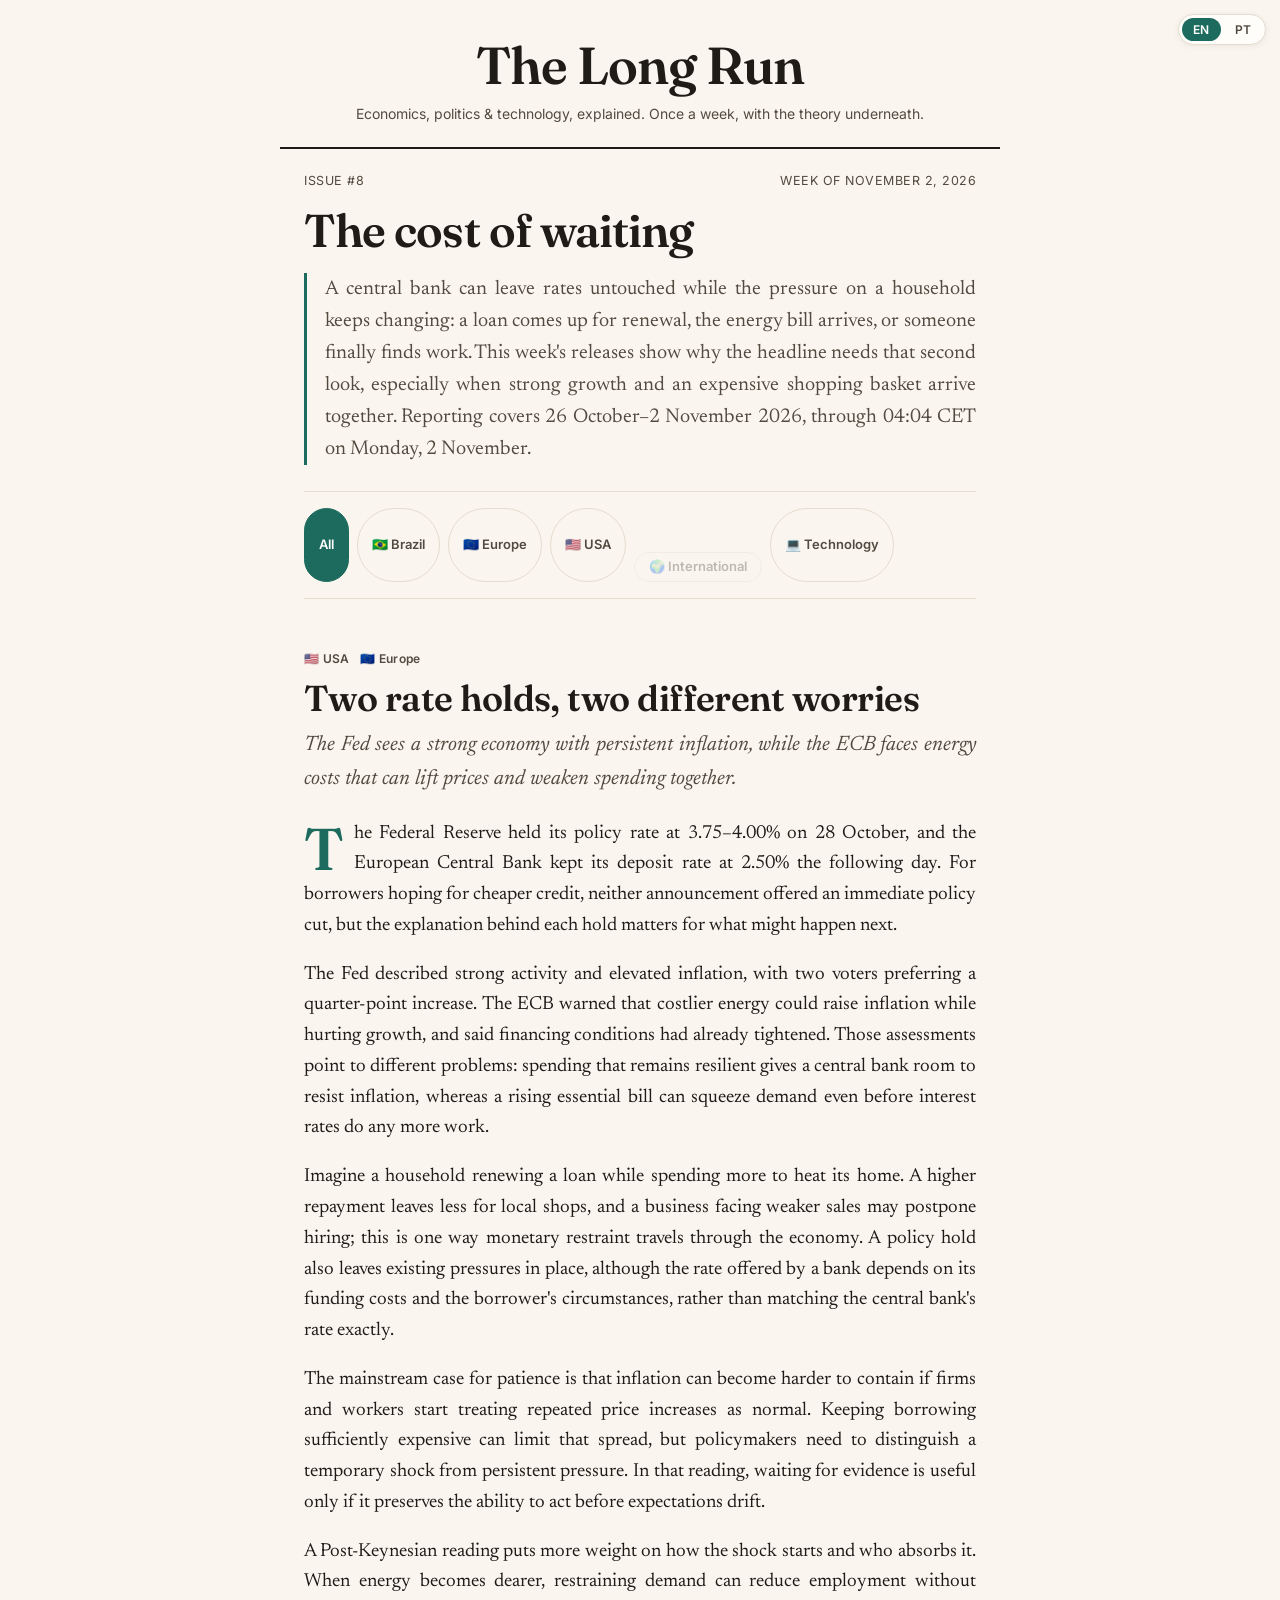
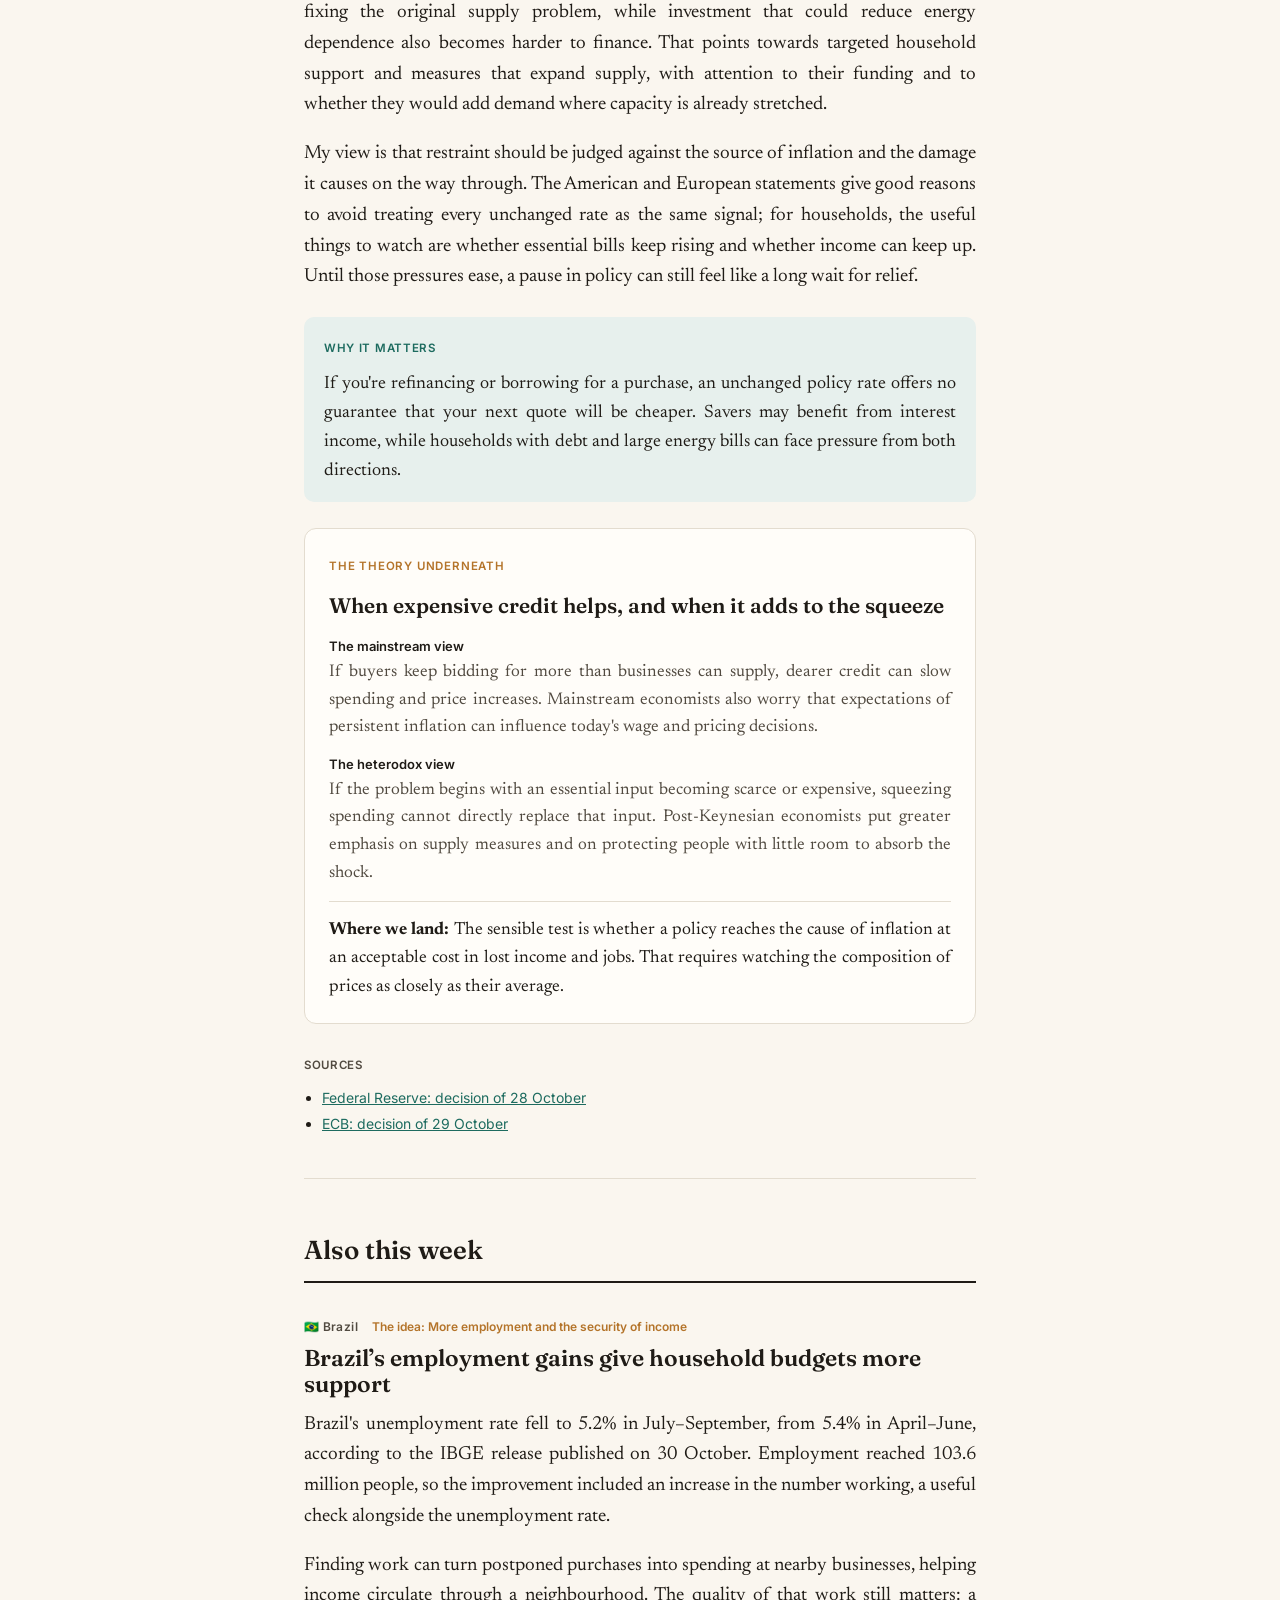
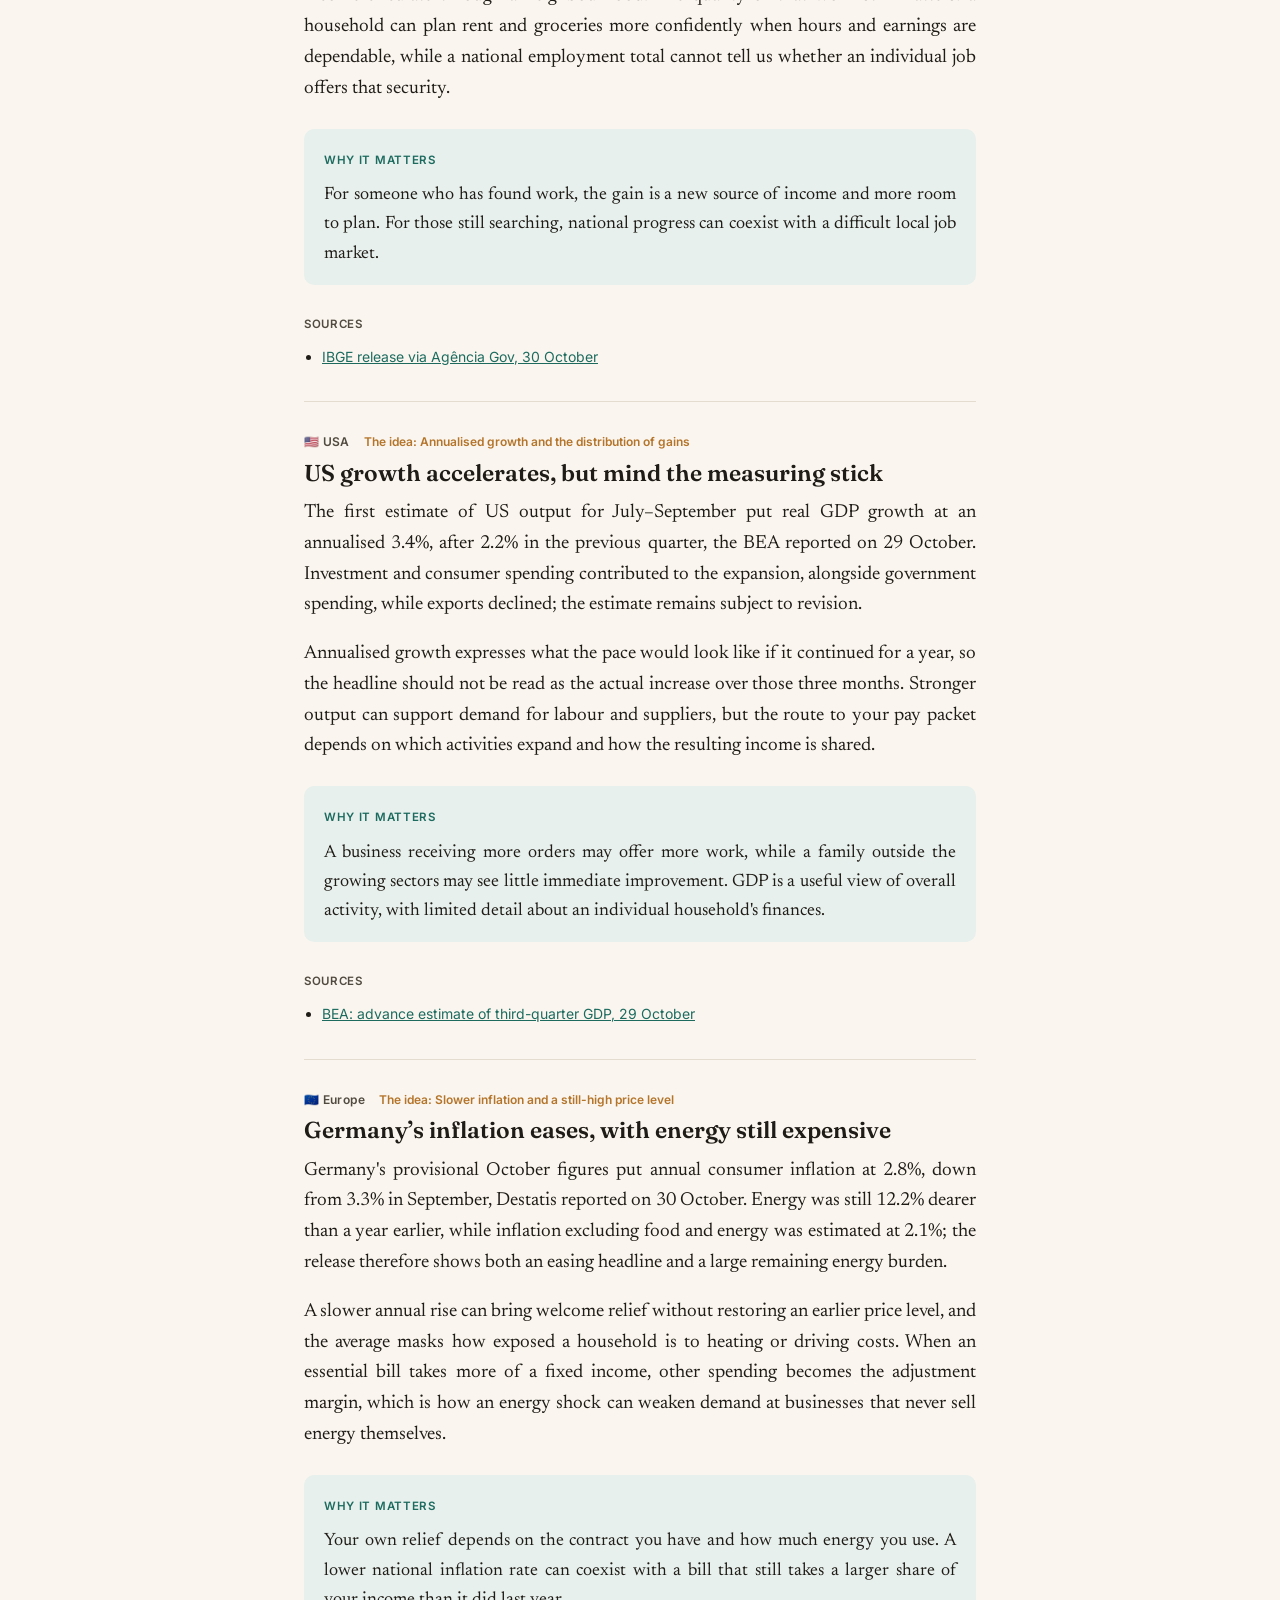
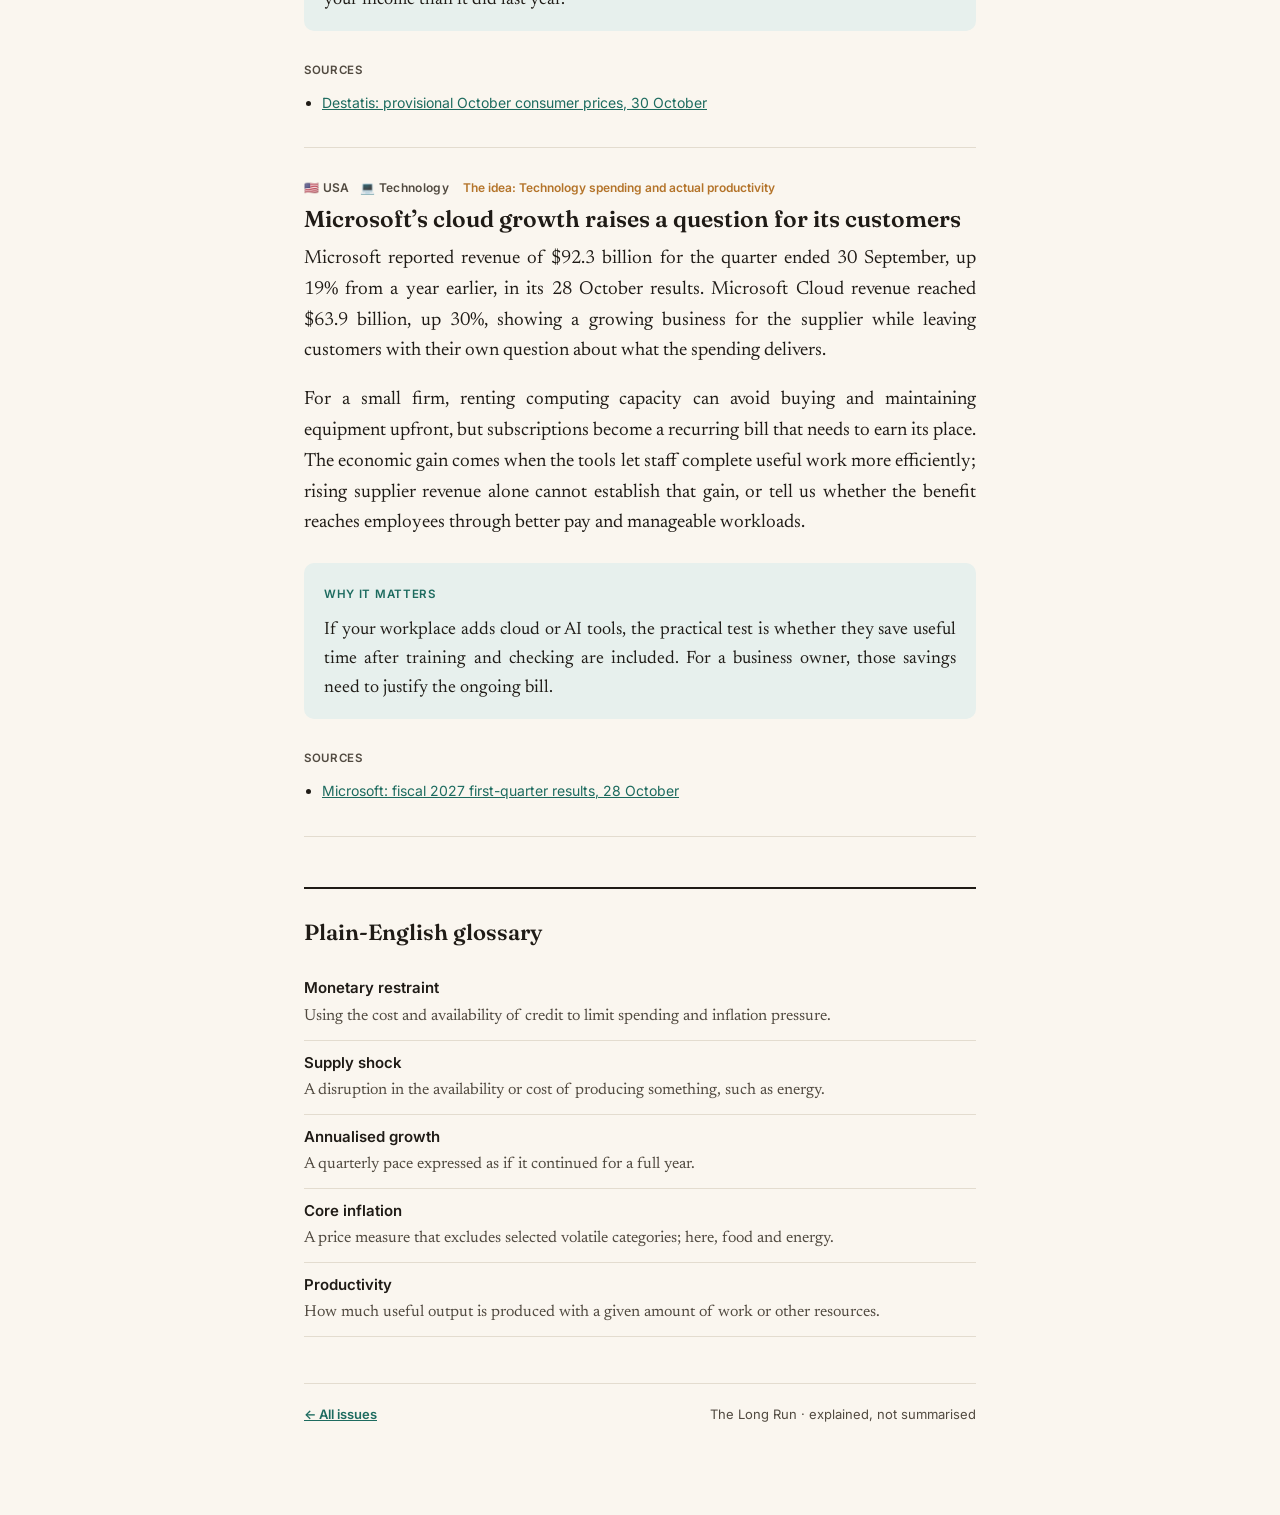
<file: issues/2026-11-02.html>
<!DOCTYPE html>
<html lang="en">
<head>
  <meta charset="utf-8">
  <meta name="viewport" content="width=device-width, initial-scale=1">
  <title>The cost of waiting · The Long Run #8</title>
  <meta name="description" content="A central bank can leave rates untouched while the pressure on a household keeps changing: a loan comes up for renewal, the energy bill arrives, or someone finally finds work. This week&#x27;s releases sho">
  <link rel="preconnect" href="https://fonts.googleapis.com">
  <link rel="preconnect" href="https://fonts.gstatic.com" crossorigin>
  <link href="https://fonts.googleapis.com/css2?family=Fraunces:opsz,wght@9..144,400;9..144,500;9..144,600;9..144,700&family=Newsreader:ital,opsz@0,6..72;1,6..72&family=Inter:wght@400;500;600&display=swap" rel="stylesheet">
  <link rel="stylesheet" href="../style.css">
</head>
<body>
  
  <div class="lang-switch" id="lang-switch" aria-label="Language">
    <button data-set="en">EN</button><button data-set="pt">PT</button>
  </div>
  <header class="masthead">
    <a class="mast-name" href="../index.html">The Long Run</a>
    <p class="mast-tag"><span data-lang="en">Economics, politics &amp; technology, explained. Once a week, with the theory underneath.</span><span data-lang="pt">Economia, política e tecnologia, explicadas. Uma vez por semana, com a teoria por trás.</span></p>
  </header>
  <main class="issue">
    <div class="issue-meta">
      <span><span data-lang="en">Issue</span><span data-lang="pt">Edição</span> #8</span>
      <span><span data-lang="en">Week of</span><span data-lang="pt">Semana de</span> <span data-lang="en">November 2, 2026</span><span data-lang="pt">novembro 2, 2026</span></span>
    </div>
    <h1 class="issue-title"><span data-lang="en">The cost of waiting</span><span data-lang="pt">O custo da espera</span></h1>
    <p class="editors-note"><span data-lang="en">A central bank can leave rates untouched while the pressure on a household keeps changing: a loan comes up for renewal, the energy bill arrives, or someone finally finds work. This week&#x27;s releases show why the headline needs that second look, especially when strong growth and an expensive shopping basket arrive together. Reporting covers 26 October–2 November 2026, through 04:04 CET on Monday, 2 November.</span><span data-lang="pt">Um banco central pode manter os juros enquanto o aperto de uma família muda: chega a hora de renovar um empréstimo, vem a conta de energia ou alguém finalmente consegue trabalho. Os dados da semana ajudam a entender por que vale olhar além do número principal, sobretudo quando o crescimento da economia convive com compras caras. Esta edição cobre o período de 26 de outubro a 2 de novembro de 2026, com apuração até as 4h04 de segunda-feira, 2 de novembro, no horário da Europa Central (CET).</span></p>
    <nav class="pills" id="pills" aria-label="Filter by topic"><button class="pill active" data-cat="all"><span data-lang="en">All</span><span data-lang="pt">Tudo</span></button><button class="pill" data-cat="Brazil">🇧🇷 <span data-lang="en">Brazil</span><span data-lang="pt">Brasil</span></button><button class="pill" data-cat="Europe">🇪🇺 <span data-lang="en">Europe</span><span data-lang="pt">Europa</span></button><button class="pill" data-cat="USA">🇺🇸 <span data-lang="en">USA</span><span data-lang="pt">EUA</span></button><button class="pill" data-cat="International">🌍 <span data-lang="en">International</span><span data-lang="pt">Internacional</span></button><button class="pill" data-cat="Technology">💻 <span data-lang="en">Technology</span><span data-lang="pt">Tecnologia</span></button></nav>
    
  <article class="lead" data-cats="USA Europe">
    <div class="tag-row"><span class="tag">🇺🇸 <span data-lang="en">USA</span><span data-lang="pt">EUA</span></span><span class="tag">🇪🇺 <span data-lang="en">Europe</span><span data-lang="pt">Europa</span></span></div>
    <h2><span data-lang="en">Two rate holds, two different worries</span><span data-lang="pt">Juros mantidos, preocupações diferentes</span></h2>
    <p class="dek"><span data-lang="en">The Fed sees a strong economy with persistent inflation, while the ECB faces energy costs that can lift prices and weaken spending together.</span><span data-lang="pt">O Fed vê uma economia forte com inflação persistente, enquanto o BCE enfrenta energia mais cara, capaz de elevar preços e enfraquecer os gastos ao mesmo tempo.</span></p>
    <div class="body"><p><span data-lang="en">The Federal Reserve held its policy rate at 3.75–4.00% on 28 October, and the European Central Bank kept its deposit rate at 2.50% the following day. For borrowers hoping for cheaper credit, neither announcement offered an immediate policy cut, but the explanation behind each hold matters for what might happen next.</span><span data-lang="pt">O Federal Reserve manteve os juros básicos na faixa de 3,75% a 4,00% em 28 de outubro, e o Banco Central Europeu deixou a taxa de depósito em 2,50% no dia seguinte. Para quem esperava crédito mais barato, nenhum dos anúncios trouxe um corte imediato, mas o motivo de cada decisão importa para entender o que pode vir adiante.</span></p>
<p><span data-lang="en">The Fed described strong activity and elevated inflation, with two voters preferring a quarter-point increase. The ECB warned that costlier energy could raise inflation while hurting growth, and said financing conditions had already tightened. Those assessments point to different problems: spending that remains resilient gives a central bank room to resist inflation, whereas a rising essential bill can squeeze demand even before interest rates do any more work.</span><span data-lang="pt">O Fed descreveu uma atividade forte e inflação elevada, com dois votos a favor de uma alta de 0,25 ponto percentual. O BCE alertou que a energia mais cara pode elevar a inflação e prejudicar o crescimento, e informou que as condições de financiamento já haviam apertado. São problemas diferentes: uma demanda resistente dá espaço para o banco central combater a inflação, enquanto a alta de uma despesa essencial pode conter o consumo antes mesmo de qualquer efeito adicional dos juros.</span></p>
<p><span data-lang="en">Imagine a household renewing a loan while spending more to heat its home. A higher repayment leaves less for local shops, and a business facing weaker sales may postpone hiring; this is one way monetary restraint travels through the economy. A policy hold also leaves existing pressures in place, although the rate offered by a bank depends on its funding costs and the borrower&#x27;s circumstances, rather than matching the central bank&#x27;s rate exactly.</span><span data-lang="pt">Imagine uma família que precisa renovar um empréstimo enquanto gasta mais para aquecer a casa. Uma prestação maior deixa menos dinheiro para o comércio local, e uma empresa que vende menos pode adiar contratações; esse é um dos caminhos pelos quais o aperto monetário chega à economia. Manter os juros também preserva pressões existentes, embora a taxa oferecida pelo banco dependa do custo de captar recursos e da situação do cliente, sem reproduzir exatamente a taxa do banco central.</span></p>
<p><span data-lang="en">The mainstream case for patience is that inflation can become harder to contain if firms and workers start treating repeated price increases as normal. Keeping borrowing sufficiently expensive can limit that spread, but policymakers need to distinguish a temporary shock from persistent pressure. In that reading, waiting for evidence is useful only if it preserves the ability to act before expectations drift.</span><span data-lang="pt">O argumento mais tradicional a favor da cautela é que a inflação fica mais difícil de controlar quando empresas e trabalhadores passam a considerar normais os reajustes recorrentes. Manter o crédito suficientemente caro pode limitar essa propagação, mas exige distinguir um choque passageiro de uma pressão persistente. Nessa leitura, esperar por mais evidências ajuda desde que ainda seja possível agir antes que as expectativas se afastem da estabilidade.</span></p>
<p><span data-lang="en">A Post-Keynesian reading puts more weight on how the shock starts and who absorbs it. When energy becomes dearer, restraining demand can reduce employment without fixing the original supply problem, while investment that could reduce energy dependence also becomes harder to finance. That points towards targeted household support and measures that expand supply, with attention to their funding and to whether they would add demand where capacity is already stretched.</span><span data-lang="pt">Uma leitura pós-keynesiana dá mais peso à origem do choque e a quem absorve a perda. Quando a energia encarece, conter a demanda pode reduzir o emprego sem resolver o problema inicial de oferta, ao mesmo tempo que dificulta financiar investimentos capazes de diminuir a dependência energética. Isso favorece a discussão de apoio direcionado às famílias e de medidas para ampliar a oferta, com cuidado sobre o financiamento e sobre o risco de estimular gastos onde a capacidade já está no limite.</span></p>
<p><span data-lang="en">My view is that restraint should be judged against the source of inflation and the damage it causes on the way through. The American and European statements give good reasons to avoid treating every unchanged rate as the same signal; for households, the useful things to watch are whether essential bills keep rising and whether income can keep up. Until those pressures ease, a pause in policy can still feel like a long wait for relief.</span><span data-lang="pt">Minha leitura é que o aperto precisa ser avaliado pela origem da inflação e pelo estrago que provoca no caminho. Os comunicados americano e europeu dão boas razões para não interpretar toda manutenção de juros da mesma forma; para as famílias, vale acompanhar se as despesas essenciais continuam subindo e se a renda consegue acompanhar. Enquanto essas pressões persistirem, uma pausa na política monetária ainda pode parecer uma longa espera por alívio.</span></p></div>
    <div class="why"><span class="why-label"><span data-lang="en">Why it matters</span><span data-lang="pt">Por que importa</span></span><p><span data-lang="en">If you&#x27;re refinancing or borrowing for a purchase, an unchanged policy rate offers no guarantee that your next quote will be cheaper. Savers may benefit from interest income, while households with debt and large energy bills can face pressure from both directions.</span><span data-lang="pt">Se você vai refinanciar uma dívida ou fazer uma compra a prazo, juros básicos estáveis não garantem uma proposta mais barata. Quem tem aplicações pode ganhar com os rendimentos, enquanto famílias endividadas e com contas de energia elevadas sentem pressão dos dois lados.</span></p></div>
    
    <aside class="theory">
      <span class="theory-kicker"><span data-lang="en">The theory underneath</span><span data-lang="pt">A teoria por trás</span></span>
      <h4><span data-lang="en">When expensive credit helps, and when it adds to the squeeze</span><span data-lang="pt">Quando o crédito caro ajuda e quando aumenta o aperto</span></h4>
      <div class="lens-row"><span class="lens-name"><span data-lang="en">The mainstream view</span><span data-lang="pt">A visão ortodoxa</span></span><p><span data-lang="en">If buyers keep bidding for more than businesses can supply, dearer credit can slow spending and price increases. Mainstream economists also worry that expectations of persistent inflation can influence today&#x27;s wage and pricing decisions.</span><span data-lang="pt">Se a procura cresce além do que as empresas conseguem oferecer, encarecer o crédito pode frear os gastos e os reajustes. Economistas mais tradicionais também se preocupam com a influência da expectativa de inflação persistente nas decisões de preços e salários de hoje.</span></p></div><div class="lens-row"><span class="lens-name"><span data-lang="en">The heterodox view</span><span data-lang="pt">A visão heterodoxa</span></span><p><span data-lang="en">If the problem begins with an essential input becoming scarce or expensive, squeezing spending cannot directly replace that input. Post-Keynesian economists put greater emphasis on supply measures and on protecting people with little room to absorb the shock.</span><span data-lang="pt">Se o problema começa com um insumo essencial mais escasso ou caro, conter os gastos não repõe diretamente esse insumo. Economistas pós-keynesianos dão mais atenção à oferta e à proteção de quem tem pouca margem para absorver a perda.</span></p></div>
      <p class="lens-takeaway"><strong><span data-lang="en">Where we land:</span><span data-lang="pt">Onde ficamos:</span></strong> <span data-lang="en">The sensible test is whether a policy reaches the cause of inflation at an acceptable cost in lost income and jobs. That requires watching the composition of prices as closely as their average.</span><span data-lang="pt">O teste relevante é saber se a política alcança a causa da inflação a um custo aceitável em renda e empregos. Para isso, é preciso acompanhar a composição dos preços com tanto cuidado quanto a média.</span></p>
    </aside>
    <div class="sources"><span class="sources-label"><span data-lang="en">Sources</span><span data-lang="pt">Fontes</span></span><ul><li><a href="https://www.federalreserve.gov/newsevents/pressreleases/monetary20261028a.htm" target="_blank" rel="noopener">Federal Reserve: decision of 28 October</a></li><li><a href="https://www.ecb.europa.eu/press/pr/date/2026/html/ecb.mp261029~9a493adf17.en.html" target="_blank" rel="noopener">ECB: decision of 29 October</a></li></ul></div>
  </article>
    <section class="briefs" id="briefs-section"><h2 class="section-rule"><span data-lang="en">Also this week</span><span data-lang="pt">Também esta semana</span></h2><div class="brief-grid">
  <article class="brief" data-cats="Brazil">
    <div class="brief-head"><div class="tag-row"><span class="tag">🇧🇷 <span data-lang="en">Brazil</span><span data-lang="pt">Brasil</span></span></div><span class="concept"><span data-lang="en">The idea:</span><span data-lang="pt">A ideia:</span> <span data-lang="en">More employment and the security of income</span><span data-lang="pt">Mais ocupação e segurança de renda</span></span></div>
    <h3><span data-lang="en">Brazil’s employment gains give household budgets more support</span><span data-lang="pt">O avanço do emprego dá mais sustentação ao orçamento das famílias</span></h3>
    <div class="body"><p><span data-lang="en">Brazil&#x27;s unemployment rate fell to 5.2% in July–September, from 5.4% in April–June, according to the IBGE release published on 30 October. Employment reached 103.6 million people, so the improvement included an increase in the number working, a useful check alongside the unemployment rate.</span><span data-lang="pt">A taxa de desocupação do Brasil caiu para 5,2% no trimestre de julho a setembro, ante 5,4% entre abril e junho, segundo a divulgação do IBGE de 30 de outubro. A população ocupada chegou a 103,6 milhões, de modo que a melhora incluiu mais gente trabalhando, uma informação importante para ler junto com a taxa de desemprego.</span></p>
<p><span data-lang="en">Finding work can turn postponed purchases into spending at nearby businesses, helping income circulate through a neighbourhood. The quality of that work still matters: a household can plan rent and groceries more confidently when hours and earnings are dependable, while a national employment total cannot tell us whether an individual job offers that security.</span><span data-lang="pt">Conseguir trabalho pode transformar compras adiadas em movimento no comércio do bairro, fazendo a renda circular. A qualidade dessa ocupação continua importante: uma família consegue planejar melhor o aluguel e a alimentação quando as horas trabalhadas e os ganhos são previsíveis, enquanto o total nacional de ocupados não revela se uma vaga específica oferece essa segurança.</span></p></div>
    <div class="why"><span class="why-label"><span data-lang="en">Why it matters</span><span data-lang="pt">Por que importa</span></span><p><span data-lang="en">For someone who has found work, the gain is a new source of income and more room to plan. For those still searching, national progress can coexist with a difficult local job market.</span><span data-lang="pt">Para quem conseguiu trabalho, há uma nova fonte de renda e mais espaço para planejar. Para quem ainda procura, a melhora nacional pode conviver com dificuldades no mercado local.</span></p></div>
    <div class="sources"><span class="sources-label"><span data-lang="en">Sources</span><span data-lang="pt">Fontes</span></span><ul><li><a href="https://agenciagov.ebc.com.br/noticias/202610/taxa-de-desemprego-tem-queda-e-alcanca-menor-resultado-para-setembro-em-14-anos" target="_blank" rel="noopener">IBGE release via Agência Gov, 30 October</a></li></ul></div>
  </article>
  <article class="brief" data-cats="USA">
    <div class="brief-head"><div class="tag-row"><span class="tag">🇺🇸 <span data-lang="en">USA</span><span data-lang="pt">EUA</span></span></div><span class="concept"><span data-lang="en">The idea:</span><span data-lang="pt">A ideia:</span> <span data-lang="en">Annualised growth and the distribution of gains</span><span data-lang="pt">Crescimento anualizado e distribuição dos ganhos</span></span></div>
    <h3><span data-lang="en">US growth accelerates, but mind the measuring stick</span><span data-lang="pt">A economia americana acelera, mas a medida exige atenção</span></h3>
    <div class="body"><p><span data-lang="en">The first estimate of US output for July–September put real GDP growth at an annualised 3.4%, after 2.2% in the previous quarter, the BEA reported on 29 October. Investment and consumer spending contributed to the expansion, alongside government spending, while exports declined; the estimate remains subject to revision.</span><span data-lang="pt">A primeira estimativa do PIB dos Estados Unidos para julho a setembro apontou crescimento real de 3,4% em taxa anualizada, depois de 2,2% no trimestre anterior, informou o BEA em 29 de outubro. Os investimentos e o consumo das famílias contribuíram para a expansão, assim como os gastos do governo, enquanto as exportações recuaram; o resultado ainda está sujeito a revisão.</span></p>
<p><span data-lang="en">Annualised growth expresses what the pace would look like if it continued for a year, so the headline should not be read as the actual increase over those three months. Stronger output can support demand for labour and suppliers, but the route to your pay packet depends on which activities expand and how the resulting income is shared.</span><span data-lang="pt">A taxa anualizada mostra como seria o crescimento se aquele ritmo continuasse por um ano, portanto o número não corresponde à alta efetiva apenas daqueles três meses. Uma produção maior pode sustentar a procura por trabalhadores e fornecedores, mas o caminho até o seu salário depende de quais atividades crescem e de como a renda gerada é distribuída.</span></p></div>
    <div class="why"><span class="why-label"><span data-lang="en">Why it matters</span><span data-lang="pt">Por que importa</span></span><p><span data-lang="en">A business receiving more orders may offer more work, while a family outside the growing sectors may see little immediate improvement. GDP is a useful view of overall activity, with limited detail about an individual household&#x27;s finances.</span><span data-lang="pt">Uma empresa com mais encomendas pode oferecer mais trabalho, enquanto uma família fora dos setores em expansão pode sentir pouca melhora imediata. O PIB ajuda a enxergar a atividade geral, mas diz pouco sobre as finanças de uma casa específica.</span></p></div>
    <div class="sources"><span class="sources-label"><span data-lang="en">Sources</span><span data-lang="pt">Fontes</span></span><ul><li><a href="https://www.bea.gov/news/2026/gdp-advance-estimate-3rd-quarter-2026" target="_blank" rel="noopener">BEA: advance estimate of third-quarter GDP, 29 October</a></li></ul></div>
  </article>
  <article class="brief" data-cats="Europe">
    <div class="brief-head"><div class="tag-row"><span class="tag">🇪🇺 <span data-lang="en">Europe</span><span data-lang="pt">Europa</span></span></div><span class="concept"><span data-lang="en">The idea:</span><span data-lang="pt">A ideia:</span> <span data-lang="en">Slower inflation and a still-high price level</span><span data-lang="pt">Inflação menor com preços ainda elevados</span></span></div>
    <h3><span data-lang="en">Germany’s inflation eases, with energy still expensive</span><span data-lang="pt">A inflação alemã perde força, com energia ainda cara</span></h3>
    <div class="body"><p><span data-lang="en">Germany&#x27;s provisional October figures put annual consumer inflation at 2.8%, down from 3.3% in September, Destatis reported on 30 October. Energy was still 12.2% dearer than a year earlier, while inflation excluding food and energy was estimated at 2.1%; the release therefore shows both an easing headline and a large remaining energy burden.</span><span data-lang="pt">A prévia de outubro colocou a inflação anual ao consumidor da Alemanha em 2,8%, ante 3,3% em setembro, informou a Destatis em 30 de outubro. A energia ainda estava 12,2% mais cara que um ano antes, enquanto a inflação sem alimentos e energia foi estimada em 2,1%; o resultado combina uma desaceleração do índice geral com um peso energético ainda elevado.</span></p>
<p><span data-lang="en">A slower annual rise can bring welcome relief without restoring an earlier price level, and the average masks how exposed a household is to heating or driving costs. When an essential bill takes more of a fixed income, other spending becomes the adjustment margin, which is how an energy shock can weaken demand at businesses that never sell energy themselves.</span><span data-lang="pt">Uma alta anual menor pode trazer alívio sem devolver os preços ao patamar anterior, e a média esconde o quanto cada família depende de aquecimento ou de deslocamentos de carro. Quando uma despesa essencial consome mais de uma renda fixa, o ajuste acaba em outras compras, levando o choque de energia a empresas que nem sequer vendem energia.</span></p></div>
    <div class="why"><span class="why-label"><span data-lang="en">Why it matters</span><span data-lang="pt">Por que importa</span></span><p><span data-lang="en">Your own relief depends on the contract you have and how much energy you use. A lower national inflation rate can coexist with a bill that still takes a larger share of your income than it did last year.</span><span data-lang="pt">O alívio no seu orçamento depende do contrato e do consumo de energia da sua casa. A inflação nacional pode cair enquanto uma conta ainda leva uma parcela maior da sua renda do que levava no ano passado.</span></p></div>
    <div class="sources"><span class="sources-label"><span data-lang="en">Sources</span><span data-lang="pt">Fontes</span></span><ul><li><a href="https://www.destatis.de/EN/Press/2026/10/PE26_382_611.html" target="_blank" rel="noopener">Destatis: provisional October consumer prices, 30 October</a></li></ul></div>
  </article>
  <article class="brief" data-cats="USA Technology">
    <div class="brief-head"><div class="tag-row"><span class="tag">🇺🇸 <span data-lang="en">USA</span><span data-lang="pt">EUA</span></span><span class="tag">💻 <span data-lang="en">Technology</span><span data-lang="pt">Tecnologia</span></span></div><span class="concept"><span data-lang="en">The idea:</span><span data-lang="pt">A ideia:</span> <span data-lang="en">Technology spending and actual productivity</span><span data-lang="pt">Gasto em tecnologia e produtividade de fato</span></span></div>
    <h3><span data-lang="en">Microsoft’s cloud growth raises a question for its customers</span><span data-lang="pt">O avanço da nuvem da Microsoft deixa uma pergunta para os clientes</span></h3>
    <div class="body"><p><span data-lang="en">Microsoft reported revenue of $92.3 billion for the quarter ended 30 September, up 19% from a year earlier, in its 28 October results. Microsoft Cloud revenue reached $63.9 billion, up 30%, showing a growing business for the supplier while leaving customers with their own question about what the spending delivers.</span><span data-lang="pt">A Microsoft informou receita de US$ 92,3 bilhões no trimestre encerrado em 30 de setembro, alta de 19% em relação a um ano antes, no resultado divulgado em 28 de outubro. A receita da Microsoft Cloud chegou a US$ 63,9 bilhões, com avanço de 30%, mostrando um negócio em expansão para a fornecedora, enquanto os clientes precisam avaliar o que esse gasto entrega.</span></p>
<p><span data-lang="en">For a small firm, renting computing capacity can avoid buying and maintaining equipment upfront, but subscriptions become a recurring bill that needs to earn its place. The economic gain comes when the tools let staff complete useful work more efficiently; rising supplier revenue alone cannot establish that gain, or tell us whether the benefit reaches employees through better pay and manageable workloads.</span><span data-lang="pt">Para uma empresa pequena, alugar capacidade de computação pode evitar a compra e a manutenção inicial de equipamentos, mas a assinatura vira uma despesa recorrente que precisa se justificar. O ganho econômico aparece quando as ferramentas permitem realizar trabalho útil com mais eficiência; a receita maior da fornecedora, sozinha, não demonstra esse ganho nem revela se ele chega aos funcionários em melhores salários e uma carga de trabalho administrável.</span></p></div>
    <div class="why"><span class="why-label"><span data-lang="en">Why it matters</span><span data-lang="pt">Por que importa</span></span><p><span data-lang="en">If your workplace adds cloud or AI tools, the practical test is whether they save useful time after training and checking are included. For a business owner, those savings need to justify the ongoing bill.</span><span data-lang="pt">Se o seu trabalho adota ferramentas de nuvem ou de IA, vale observar se elas poupam tempo útil depois de incluir treinamento e conferência. Para quem administra a empresa, essa economia precisa compensar a conta recorrente.</span></p></div>
    <div class="sources"><span class="sources-label"><span data-lang="en">Sources</span><span data-lang="pt">Fontes</span></span><ul><li><a href="https://www.microsoft.com/en-us/Investor/earnings/FY-2027-Q1/press-release-webcast" target="_blank" rel="noopener">Microsoft: fiscal 2027 first-quarter results, 28 October</a></li></ul></div>
  </article></div></section>
    <section class="glossary"><h3><span data-lang="en">Plain-English glossary</span><span data-lang="pt">Glossário</span></h3><dl><div class="gloss-item"><dt><span data-lang="en">Monetary restraint</span><span data-lang="pt">Aperto monetário</span></dt><dd><span data-lang="en">Using the cost and availability of credit to limit spending and inflation pressure.</span><span data-lang="pt">Uso do custo e da disponibilidade de crédito para conter gastos e pressões inflacionárias.</span></dd></div><div class="gloss-item"><dt><span data-lang="en">Supply shock</span><span data-lang="pt">Choque de oferta</span></dt><dd><span data-lang="en">A disruption in the availability or cost of producing something, such as energy.</span><span data-lang="pt">Uma mudança brusca na disponibilidade ou no custo de produzir algo, como energia.</span></dd></div><div class="gloss-item"><dt><span data-lang="en">Annualised growth</span><span data-lang="pt">Crescimento anualizado</span></dt><dd><span data-lang="en">A quarterly pace expressed as if it continued for a full year.</span><span data-lang="pt">Ritmo de um trimestre expresso como se continuasse durante um ano inteiro.</span></dd></div><div class="gloss-item"><dt><span data-lang="en">Core inflation</span><span data-lang="pt">Núcleo da inflação</span></dt><dd><span data-lang="en">A price measure that excludes selected volatile categories; here, food and energy.</span><span data-lang="pt">Medida de preços que exclui determinados grupos mais voláteis; aqui, alimentos e energia.</span></dd></div><div class="gloss-item"><dt><span data-lang="en">Productivity</span><span data-lang="pt">Produtividade</span></dt><dd><span data-lang="en">How much useful output is produced with a given amount of work or other resources.</span><span data-lang="pt">Quanto se produz de útil com uma determinada quantidade de trabalho ou de outros recursos.</span></dd></div></dl></section>
    <footer class="issue-foot">
      <a href="../index.html"><span data-lang="en">← All issues</span><span data-lang="pt">← Todas as edições</span></a>
      <span>The Long Run · <span data-lang="en">explained, not summarised</span><span data-lang="pt">explicado, não resumido</span></span>
    </footer>
  </main>
  
<script>
(function(){
  var pills = Array.prototype.slice.call(document.querySelectorAll('#pills .pill'));
  var arts = Array.prototype.slice.call(document.querySelectorAll('[data-cats]'));
  var briefsSection = document.getElementById('briefs-section');
  function catsOf(el){ return el.getAttribute('data-cats').split(' ').filter(Boolean); }
  pills.forEach(function(p){
    var cat = p.getAttribute('data-cat');
    if(cat === 'all') return;
    if(arts.filter(function(a){ return catsOf(a).indexOf(cat) > -1; }).length === 0){
      p.disabled = true; p.classList.add('empty');
    }
  });
  function apply(cat){
    arts.forEach(function(a){
      a.style.display = (cat === 'all' || catsOf(a).indexOf(cat) > -1) ? '' : 'none';
    });
    if(briefsSection){
      var any = arts.some(function(a){ return a.classList.contains('brief') && a.style.display !== 'none'; });
      briefsSection.querySelector('.section-rule').style.display = any ? '' : 'none';
    }
    pills.forEach(function(p){ p.classList.toggle('active', p.getAttribute('data-cat') === cat); });
  }
  pills.forEach(function(p){ p.addEventListener('click', function(){ if(!p.disabled) apply(p.getAttribute('data-cat')); }); });
})();
</script>
  
<script>
(function(){
  var saved = localStorage.getItem('lr-lang') || 'en';
  var btns = Array.prototype.slice.call(document.querySelectorAll('#lang-switch button'));
  function set(l){
    document.documentElement.setAttribute('lang', l);
    localStorage.setItem('lr-lang', l);
    btns.forEach(function(b){ b.classList.toggle('active', b.getAttribute('data-set') === l); });
  }
  btns.forEach(function(b){ b.addEventListener('click', function(){ set(b.getAttribute('data-set')); }); });
  set(saved);
})();
</script>
</body>
</html>
</file>
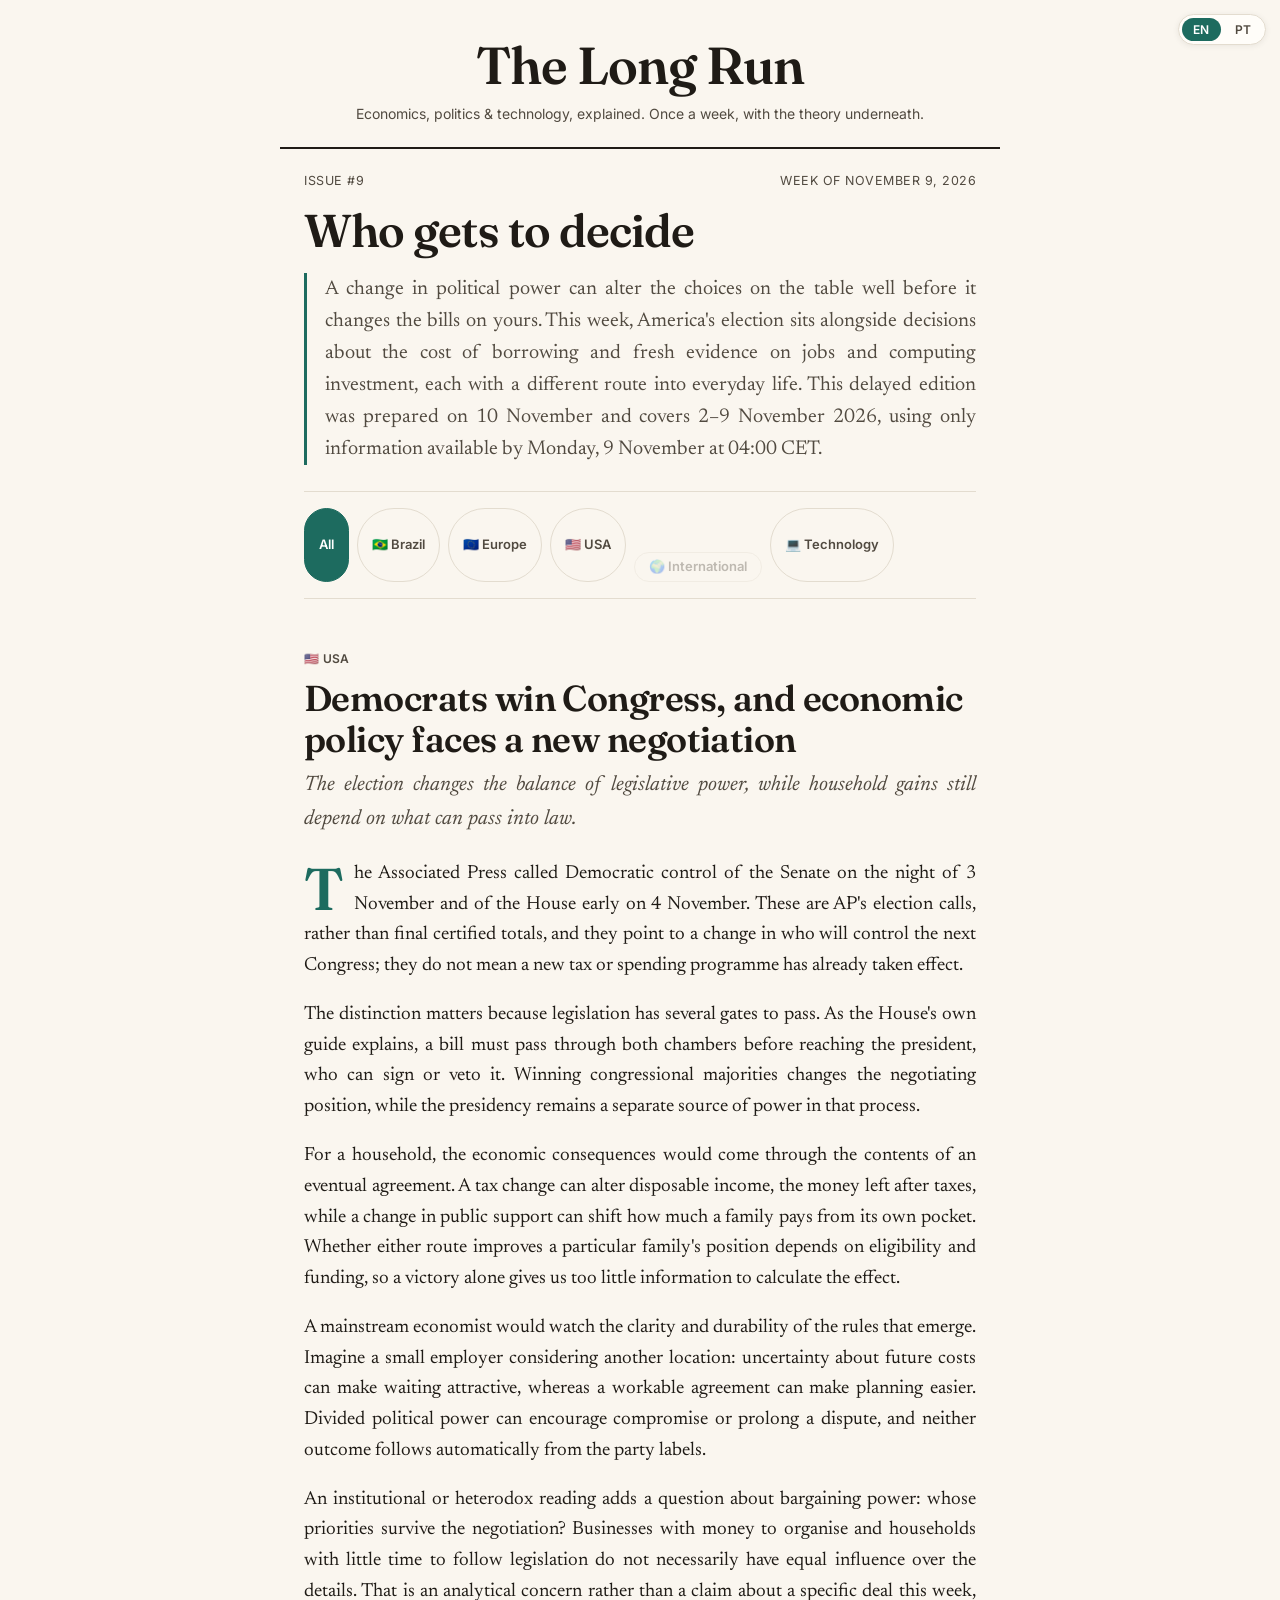
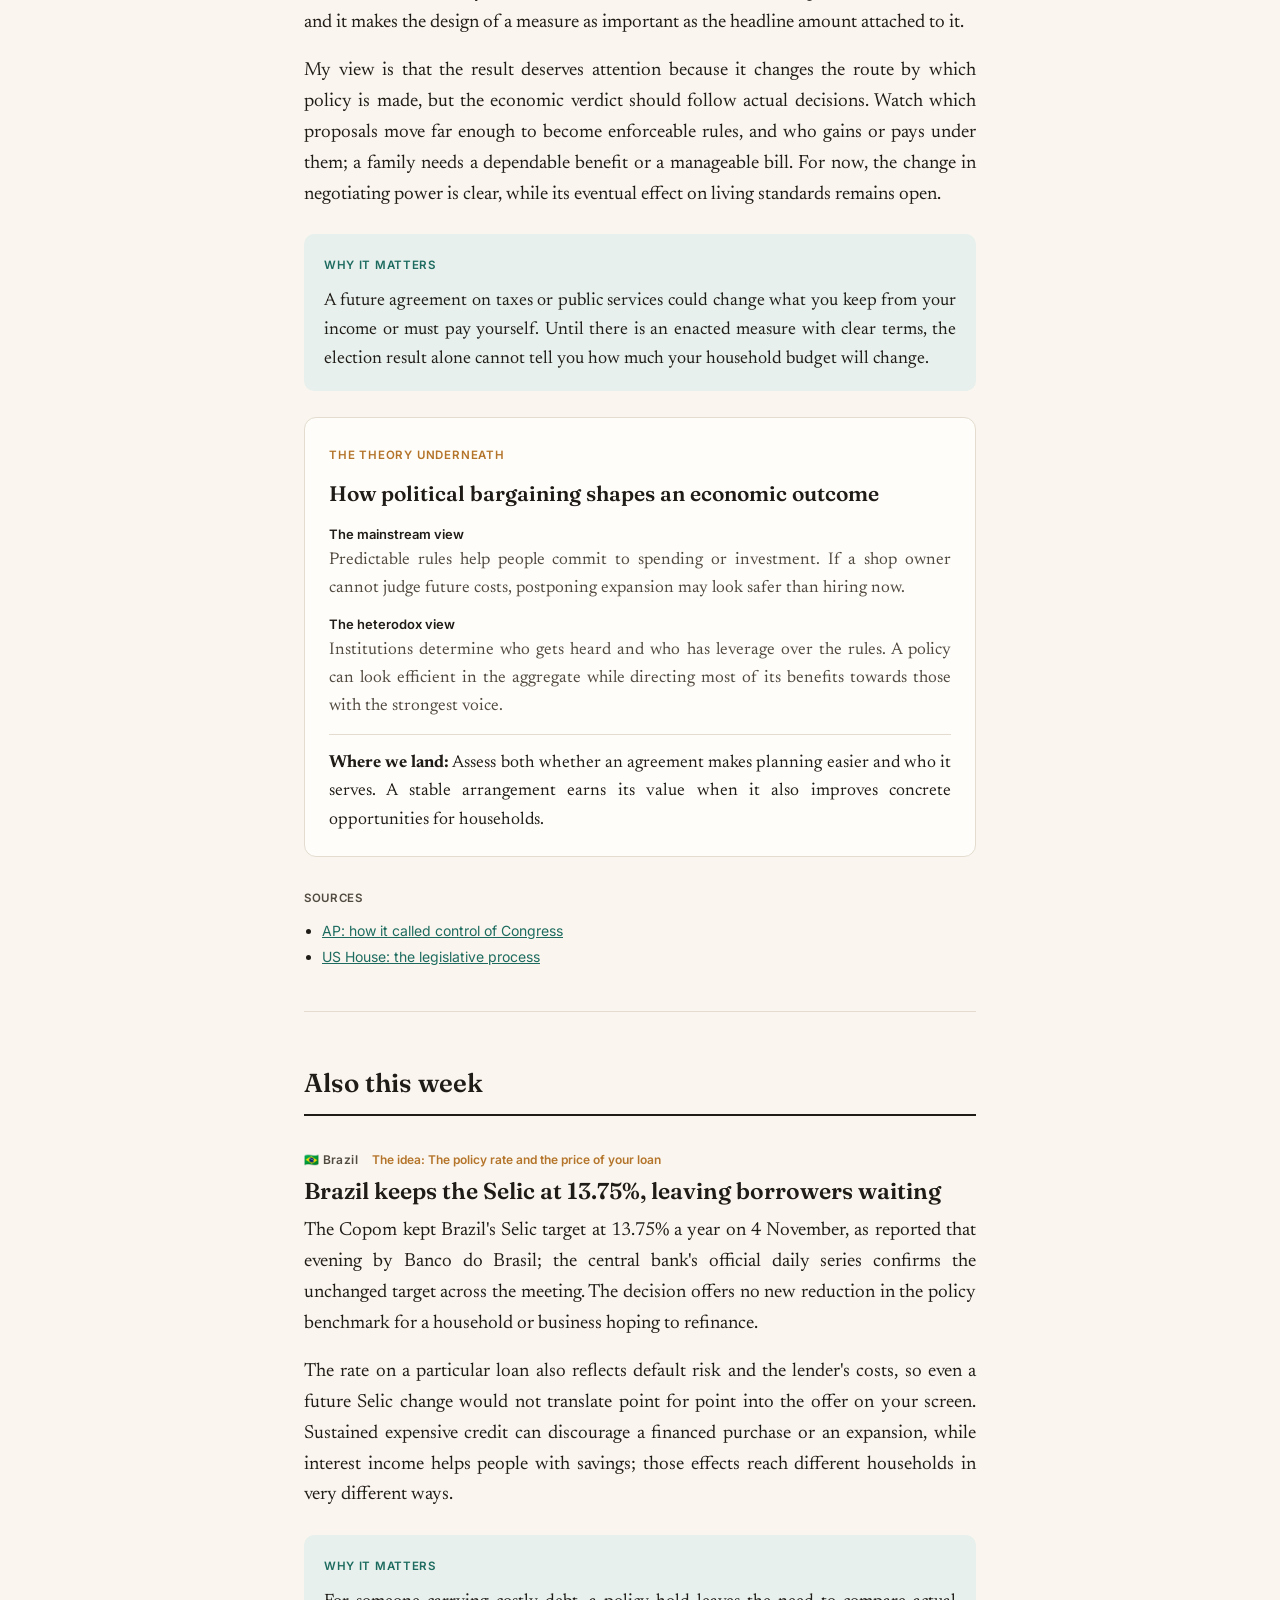
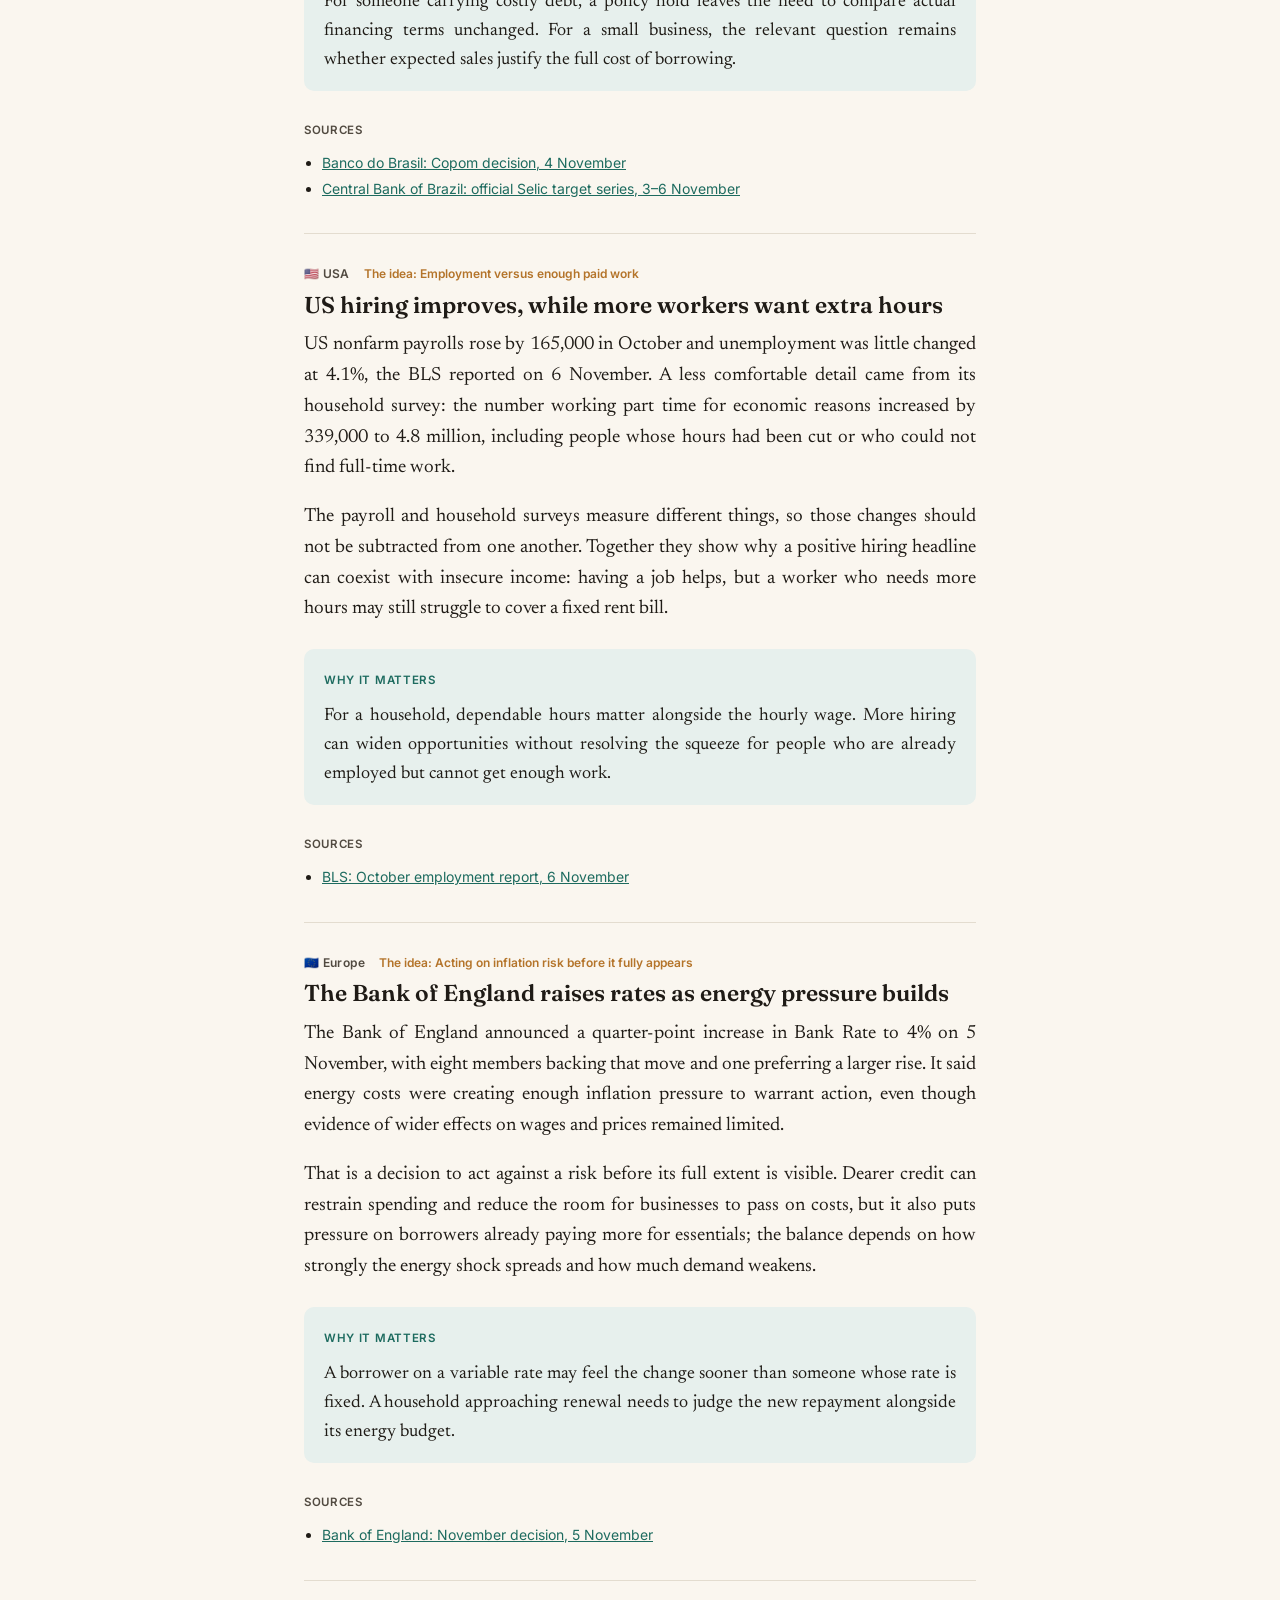
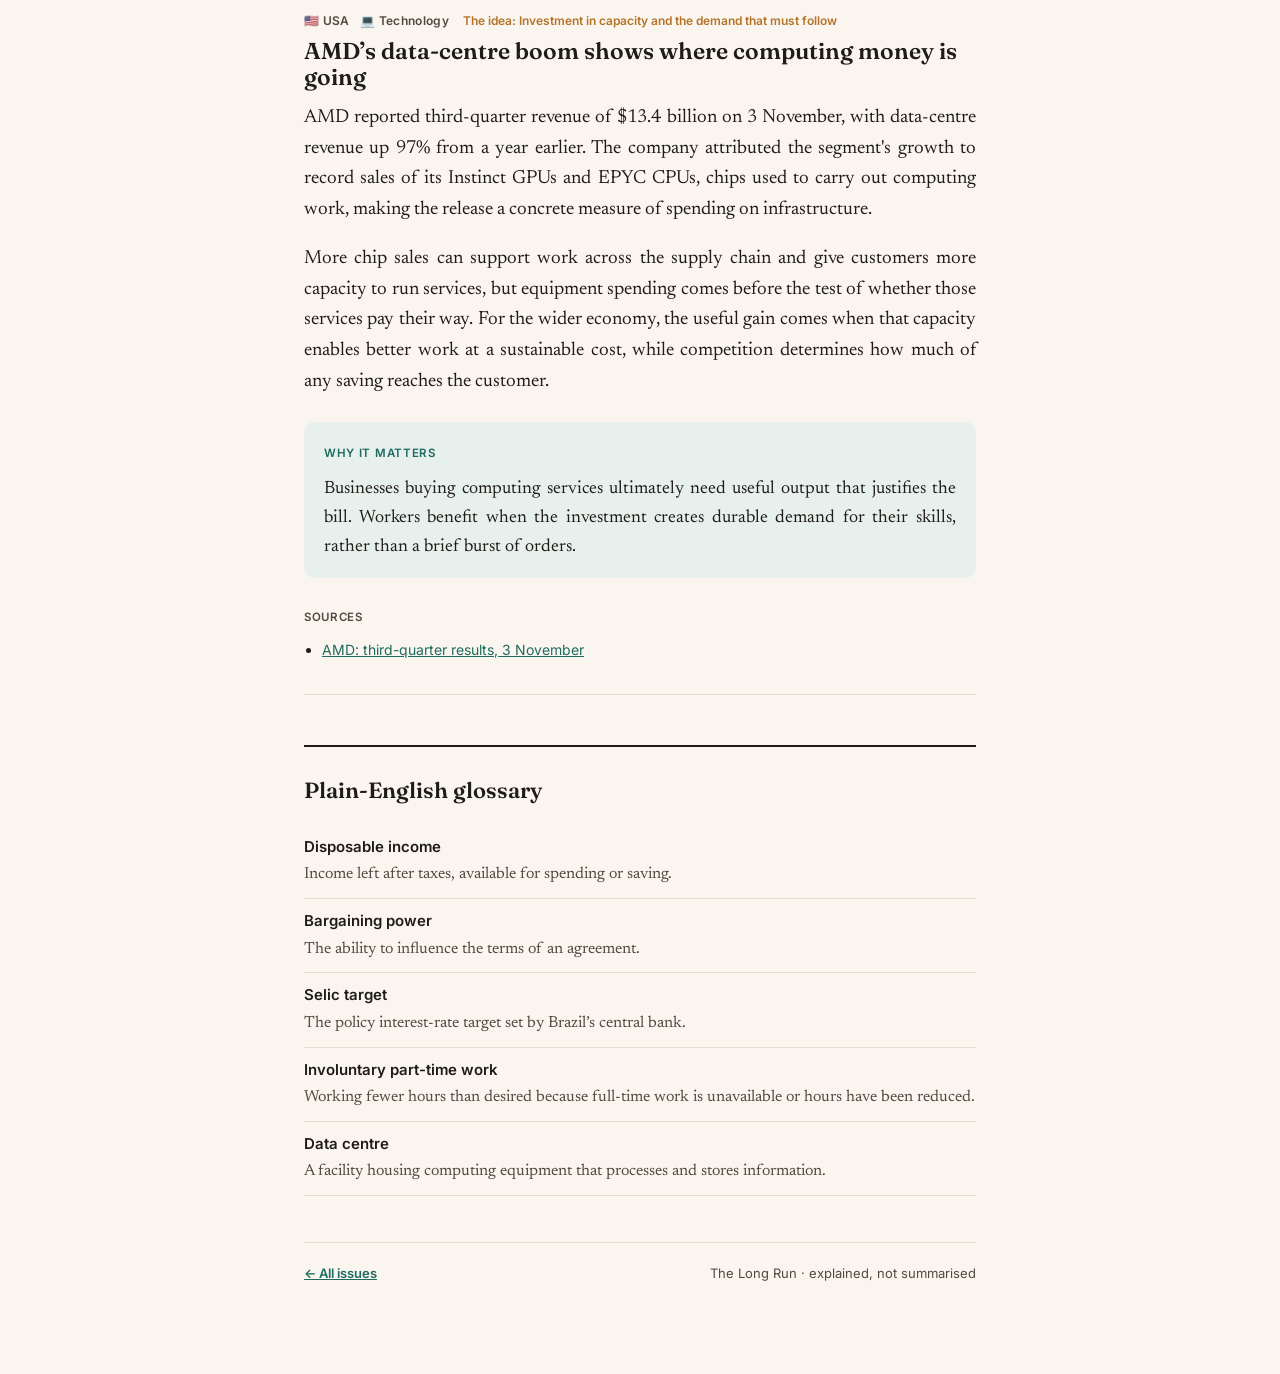
<file: issues/2026-11-09.html>
<!DOCTYPE html>
<html lang="en">
<head>
  <meta charset="utf-8">
  <meta name="viewport" content="width=device-width, initial-scale=1">
  <title>Who gets to decide · The Long Run #9</title>
  <meta name="description" content="A change in political power can alter the choices on the table well before it changes the bills on yours. This week, America&#x27;s election sits alongside decisions about the cost of borrowing and fresh e">
  <link rel="preconnect" href="https://fonts.googleapis.com">
  <link rel="preconnect" href="https://fonts.gstatic.com" crossorigin>
  <link href="https://fonts.googleapis.com/css2?family=Fraunces:opsz,wght@9..144,400;9..144,500;9..144,600;9..144,700&family=Newsreader:ital,opsz@0,6..72;1,6..72&family=Inter:wght@400;500;600&display=swap" rel="stylesheet">
  <link rel="stylesheet" href="../style.css">
</head>
<body>
  
  <div class="lang-switch" id="lang-switch" aria-label="Language">
    <button data-set="en">EN</button><button data-set="pt">PT</button>
  </div>
  <header class="masthead">
    <a class="mast-name" href="../index.html">The Long Run</a>
    <p class="mast-tag"><span data-lang="en">Economics, politics &amp; technology, explained. Once a week, with the theory underneath.</span><span data-lang="pt">Economia, política e tecnologia, explicadas. Uma vez por semana, com a teoria por trás.</span></p>
  </header>
  <main class="issue">
    <div class="issue-meta">
      <span><span data-lang="en">Issue</span><span data-lang="pt">Edição</span> #9</span>
      <span><span data-lang="en">Week of</span><span data-lang="pt">Semana de</span> <span data-lang="en">November 9, 2026</span><span data-lang="pt">novembro 9, 2026</span></span>
    </div>
    <h1 class="issue-title"><span data-lang="en">Who gets to decide</span><span data-lang="pt">Quem decide daqui para a frente</span></h1>
    <p class="editors-note"><span data-lang="en">A change in political power can alter the choices on the table well before it changes the bills on yours. This week, America&#x27;s election sits alongside decisions about the cost of borrowing and fresh evidence on jobs and computing investment, each with a different route into everyday life. This delayed edition was prepared on 10 November and covers 2–9 November 2026, using only information available by Monday, 9 November at 04:00 CET.</span><span data-lang="pt">Uma mudança de poder pode alterar as opções em discussão muito antes de mudar as contas da sua casa. Nesta semana, a eleição americana divide espaço com decisões sobre o custo do crédito e novos dados de emprego e investimento em computação, cada qual com um caminho diferente até a vida cotidiana. Preparada em 10 de novembro, esta edição atrasada cobre o período de 2 a 9 de novembro de 2026, usando apenas informações disponíveis até as 4h de segunda-feira, dia 9, no horário da Europa Central (CET).</span></p>
    <nav class="pills" id="pills" aria-label="Filter by topic"><button class="pill active" data-cat="all"><span data-lang="en">All</span><span data-lang="pt">Tudo</span></button><button class="pill" data-cat="Brazil">🇧🇷 <span data-lang="en">Brazil</span><span data-lang="pt">Brasil</span></button><button class="pill" data-cat="Europe">🇪🇺 <span data-lang="en">Europe</span><span data-lang="pt">Europa</span></button><button class="pill" data-cat="USA">🇺🇸 <span data-lang="en">USA</span><span data-lang="pt">EUA</span></button><button class="pill" data-cat="International">🌍 <span data-lang="en">International</span><span data-lang="pt">Internacional</span></button><button class="pill" data-cat="Technology">💻 <span data-lang="en">Technology</span><span data-lang="pt">Tecnologia</span></button></nav>
    
  <article class="lead" data-cats="USA">
    <div class="tag-row"><span class="tag">🇺🇸 <span data-lang="en">USA</span><span data-lang="pt">EUA</span></span></div>
    <h2><span data-lang="en">Democrats win Congress, and economic policy faces a new negotiation</span><span data-lang="pt">Democratas vencem o Congresso, e a política econômica entra em nova negociação</span></h2>
    <p class="dek"><span data-lang="en">The election changes the balance of legislative power, while household gains still depend on what can pass into law.</span><span data-lang="pt">A eleição muda o equilíbrio de poder no Legislativo, enquanto a melhora para as famílias ainda depende do que conseguir virar lei.</span></p>
    <div class="body"><p><span data-lang="en">The Associated Press called Democratic control of the Senate on the night of 3 November and of the House early on 4 November. These are AP&#x27;s election calls, rather than final certified totals, and they point to a change in who will control the next Congress; they do not mean a new tax or spending programme has already taken effect.</span><span data-lang="pt">A Associated Press anunciou a vitória democrata pelo controle do Senado na noite de 3 de novembro e da Câmara na madrugada do dia 4. São resultados declarados pela AP, e não totais finais oficialmente certificados, que apontam uma mudança no comando do próximo Congresso; isso não significa que um novo programa de impostos ou gastos já esteja em vigor.</span></p>
<p><span data-lang="en">The distinction matters because legislation has several gates to pass. As the House&#x27;s own guide explains, a bill must pass through both chambers before reaching the president, who can sign or veto it. Winning congressional majorities changes the negotiating position, while the presidency remains a separate source of power in that process.</span><span data-lang="pt">A diferença importa porque uma lei precisa passar por várias etapas. Como explica o guia da própria Câmara, um projeto deve ser aprovado nas duas casas antes de chegar ao presidente, que pode sancioná-lo ou vetá-lo. Conquistar as maiorias no Congresso muda a posição na negociação, enquanto a Presidência continua sendo um centro de poder separado nesse processo.</span></p>
<p><span data-lang="en">For a household, the economic consequences would come through the contents of an eventual agreement. A tax change can alter disposable income, the money left after taxes, while a change in public support can shift how much a family pays from its own pocket. Whether either route improves a particular family&#x27;s position depends on eligibility and funding, so a victory alone gives us too little information to calculate the effect.</span><span data-lang="pt">Para uma família, os efeitos econômicos viriam do conteúdo de um eventual acordo. Uma mudança nos impostos pode alterar a renda disponível, o dinheiro que sobra depois dos tributos, enquanto uma alteração no apoio público pode mudar o quanto sai do próprio bolso. O resultado depende de quem tem direito à medida e de como ela será financiada, portanto a vitória, sozinha, ainda não permite calcular o efeito.</span></p>
<p><span data-lang="en">A mainstream economist would watch the clarity and durability of the rules that emerge. Imagine a small employer considering another location: uncertainty about future costs can make waiting attractive, whereas a workable agreement can make planning easier. Divided political power can encourage compromise or prolong a dispute, and neither outcome follows automatically from the party labels.</span><span data-lang="pt">Um economista mais tradicional acompanharia a clareza e a duração das regras que saírem da negociação. Imagine um pequeno empresário avaliando abrir outra unidade: a incerteza sobre custos futuros pode favorecer a espera, enquanto um acordo viável facilita o planejamento. A divisão de poder pode estimular um compromisso ou prolongar uma disputa, sem que nenhum desses caminhos decorra automaticamente das siglas partidárias.</span></p>
<p><span data-lang="en">An institutional or heterodox reading adds a question about bargaining power: whose priorities survive the negotiation? Businesses with money to organise and households with little time to follow legislation do not necessarily have equal influence over the details. That is an analytical concern rather than a claim about a specific deal this week, and it makes the design of a measure as important as the headline amount attached to it.</span><span data-lang="pt">Uma leitura institucional ou heterodoxa acrescenta uma pergunta sobre poder de negociação: quais prioridades sobrevivem ao acordo? Empresas com recursos para se organizar e famílias com pouco tempo para acompanhar projetos de lei não necessariamente têm a mesma influência sobre os detalhes. Esse é um problema de análise, e não uma afirmação sobre um acordo específico desta semana, que torna o desenho da medida tão importante quanto o valor anunciado.</span></p>
<p><span data-lang="en">My view is that the result deserves attention because it changes the route by which policy is made, but the economic verdict should follow actual decisions. Watch which proposals move far enough to become enforceable rules, and who gains or pays under them; a family needs a dependable benefit or a manageable bill. For now, the change in negotiating power is clear, while its eventual effect on living standards remains open.</span><span data-lang="pt">Minha leitura é que o resultado merece atenção porque muda o caminho das decisões, mas a avaliação econômica deve acompanhar o que de fato for decidido. Vale observar quais propostas avançam até se tornarem regras aplicáveis e quem ganha ou paga com elas; uma família precisa de um benefício confiável ou de uma conta que caiba no orçamento. Por enquanto, a mudança no poder de negociação está clara, enquanto seu efeito sobre o padrão de vida continua em aberto.</span></p></div>
    <div class="why"><span class="why-label"><span data-lang="en">Why it matters</span><span data-lang="pt">Por que importa</span></span><p><span data-lang="en">A future agreement on taxes or public services could change what you keep from your income or must pay yourself. Until there is an enacted measure with clear terms, the election result alone cannot tell you how much your household budget will change.</span><span data-lang="pt">Um futuro acordo sobre impostos ou serviços públicos pode mudar quanto sobra da sua renda ou quanto você precisa pagar por conta própria. Até existir uma medida em vigor com regras claras, o resultado eleitoral não permite dizer de quanto será a mudança no orçamento da sua casa.</span></p></div>
    
    <aside class="theory">
      <span class="theory-kicker"><span data-lang="en">The theory underneath</span><span data-lang="pt">A teoria por trás</span></span>
      <h4><span data-lang="en">How political bargaining shapes an economic outcome</span><span data-lang="pt">Como a negociação política molda o resultado econômico</span></h4>
      <div class="lens-row"><span class="lens-name"><span data-lang="en">The mainstream view</span><span data-lang="pt">A visão ortodoxa</span></span><p><span data-lang="en">Predictable rules help people commit to spending or investment. If a shop owner cannot judge future costs, postponing expansion may look safer than hiring now.</span><span data-lang="pt">Regras previsíveis ajudam a decidir gastos e investimentos. Se o dono de uma loja não consegue avaliar os custos futuros, adiar a expansão pode parecer mais seguro do que contratar agora.</span></p></div><div class="lens-row"><span class="lens-name"><span data-lang="en">The heterodox view</span><span data-lang="pt">A visão heterodoxa</span></span><p><span data-lang="en">Institutions determine who gets heard and who has leverage over the rules. A policy can look efficient in the aggregate while directing most of its benefits towards those with the strongest voice.</span><span data-lang="pt">As instituições determinam quem é ouvido e quem tem força para influenciar as regras. Uma política pode parecer eficiente no conjunto e, ainda assim, concentrar os benefícios em quem tem mais voz.</span></p></div>
      <p class="lens-takeaway"><strong><span data-lang="en">Where we land:</span><span data-lang="pt">Onde ficamos:</span></strong> <span data-lang="en">Assess both whether an agreement makes planning easier and who it serves. A stable arrangement earns its value when it also improves concrete opportunities for households.</span><span data-lang="pt">Vale avaliar tanto se o acordo facilita o planejamento quanto a quem ele atende. Uma solução estável ganha valor quando também amplia oportunidades concretas para as famílias.</span></p>
    </aside>
    <div class="sources"><span class="sources-label"><span data-lang="en">Sources</span><span data-lang="pt">Fontes</span></span><ul><li><a href="https://www.ap.org/the-definitive-source/behind-the-news/calling-control-of-congress-in-the-2026-midterm-elections/" target="_blank" rel="noopener">AP: how it called control of Congress</a></li><li><a href="https://www.house.gov/the-house-explained/the-legislative-process" target="_blank" rel="noopener">US House: the legislative process</a></li></ul></div>
  </article>
    <section class="briefs" id="briefs-section"><h2 class="section-rule"><span data-lang="en">Also this week</span><span data-lang="pt">Também esta semana</span></h2><div class="brief-grid">
  <article class="brief" data-cats="Brazil">
    <div class="brief-head"><div class="tag-row"><span class="tag">🇧🇷 <span data-lang="en">Brazil</span><span data-lang="pt">Brasil</span></span></div><span class="concept"><span data-lang="en">The idea:</span><span data-lang="pt">A ideia:</span> <span data-lang="en">The policy rate and the price of your loan</span><span data-lang="pt">Os juros básicos e o preço do seu empréstimo</span></span></div>
    <h3><span data-lang="en">Brazil keeps the Selic at 13.75%, leaving borrowers waiting</span><span data-lang="pt">Selic fica em 13,75%, e quem precisa de crédito continua esperando</span></h3>
    <div class="body"><p><span data-lang="en">The Copom kept Brazil&#x27;s Selic target at 13.75% a year on 4 November, as reported that evening by Banco do Brasil; the central bank&#x27;s official daily series confirms the unchanged target across the meeting. The decision offers no new reduction in the policy benchmark for a household or business hoping to refinance.</span><span data-lang="pt">O Copom manteve a meta da Selic em 13,75% ao ano em 4 de novembro, conforme informou o Banco do Brasil naquela noite; a série diária oficial do BC confirma a estabilidade da meta ao longo da reunião. A decisão não traz uma nova redução dos juros básicos para a família ou empresa que pretende refinanciar uma dívida.</span></p>
<p><span data-lang="en">The rate on a particular loan also reflects default risk and the lender&#x27;s costs, so even a future Selic change would not translate point for point into the offer on your screen. Sustained expensive credit can discourage a financed purchase or an expansion, while interest income helps people with savings; those effects reach different households in very different ways.</span><span data-lang="pt">A taxa de um empréstimo também reflete o risco de inadimplência e os custos do banco, portanto mesmo uma mudança futura na Selic não chegaria ponto por ponto à proposta na tela. Crédito caro por mais tempo pode desestimular uma compra financiada ou uma expansão, enquanto a renda de juros ajuda quem tem aplicações; os efeitos chegam de formas bastante diferentes a cada família.</span></p></div>
    <div class="why"><span class="why-label"><span data-lang="en">Why it matters</span><span data-lang="pt">Por que importa</span></span><p><span data-lang="en">For someone carrying costly debt, a policy hold leaves the need to compare actual financing terms unchanged. For a small business, the relevant question remains whether expected sales justify the full cost of borrowing.</span><span data-lang="pt">Para quem tem uma dívida cara, a manutenção dos juros preserva a necessidade de comparar as condições reais de financiamento. Para uma pequena empresa, continua valendo avaliar se as vendas esperadas compensam o custo total do empréstimo.</span></p></div>
    <div class="sources"><span class="sources-label"><span data-lang="en">Sources</span><span data-lang="pt">Fontes</span></span><ul><li><a href="https://investalk.bb.com.br/noticias/economia/copom-novembro-2026" target="_blank" rel="noopener">Banco do Brasil: Copom decision, 4 November</a></li><li><a href="https://api.bcb.gov.br/dados/serie/bcdata.sgs.432/dados?formato=json&amp;dataInicial=03/11/2026&amp;dataFinal=06/11/2026" target="_blank" rel="noopener">Central Bank of Brazil: official Selic target series, 3–6 November</a></li></ul></div>
  </article>
  <article class="brief" data-cats="USA">
    <div class="brief-head"><div class="tag-row"><span class="tag">🇺🇸 <span data-lang="en">USA</span><span data-lang="pt">EUA</span></span></div><span class="concept"><span data-lang="en">The idea:</span><span data-lang="pt">A ideia:</span> <span data-lang="en">Employment versus enough paid work</span><span data-lang="pt">Ter emprego e ter horas remuneradas suficientes</span></span></div>
    <h3><span data-lang="en">US hiring improves, while more workers want extra hours</span><span data-lang="pt">Contratações avançam nos EUA, mas cresce a busca por mais horas</span></h3>
    <div class="body"><p><span data-lang="en">US nonfarm payrolls rose by 165,000 in October and unemployment was little changed at 4.1%, the BLS reported on 6 November. A less comfortable detail came from its household survey: the number working part time for economic reasons increased by 339,000 to 4.8 million, including people whose hours had been cut or who could not find full-time work.</span><span data-lang="pt">Os Estados Unidos criaram 165 mil vagas fora do setor agrícola em outubro, e a taxa de desemprego ficou praticamente estável em 4,1%, informou o BLS em 6 de novembro. Um dado menos favorável veio da pesquisa domiciliar: o número de pessoas trabalhando em tempo parcial por razões econômicas aumentou em 339 mil, para 4,8 milhões, incluindo quem teve a jornada reduzida ou não encontrou trabalho em tempo integral.</span></p>
<p><span data-lang="en">The payroll and household surveys measure different things, so those changes should not be subtracted from one another. Together they show why a positive hiring headline can coexist with insecure income: having a job helps, but a worker who needs more hours may still struggle to cover a fixed rent bill.</span><span data-lang="pt">A pesquisa de estabelecimentos e a domiciliar medem coisas diferentes, por isso essas variações não devem ser subtraídas uma da outra. Juntas, elas ajudam a entender como um bom resultado de contratações pode conviver com renda insegura: ter trabalho ajuda, mas quem precisa de mais horas ainda pode enfrentar dificuldade para pagar um aluguel que não diminuiu.</span></p></div>
    <div class="why"><span class="why-label"><span data-lang="en">Why it matters</span><span data-lang="pt">Por que importa</span></span><p><span data-lang="en">For a household, dependable hours matter alongside the hourly wage. More hiring can widen opportunities without resolving the squeeze for people who are already employed but cannot get enough work.</span><span data-lang="pt">Para uma família, a previsibilidade das horas trabalhadas importa tanto quanto o salário por hora. Mais contratações podem ampliar oportunidades sem resolver o aperto de quem já tem ocupação, mas não consegue trabalho suficiente.</span></p></div>
    <div class="sources"><span class="sources-label"><span data-lang="en">Sources</span><span data-lang="pt">Fontes</span></span><ul><li><a href="https://www.bls.gov/news.release/archives/empsit_11062026.htm" target="_blank" rel="noopener">BLS: October employment report, 6 November</a></li></ul></div>
  </article>
  <article class="brief" data-cats="Europe">
    <div class="brief-head"><div class="tag-row"><span class="tag">🇪🇺 <span data-lang="en">Europe</span><span data-lang="pt">Europa</span></span></div><span class="concept"><span data-lang="en">The idea:</span><span data-lang="pt">A ideia:</span> <span data-lang="en">Acting on inflation risk before it fully appears</span><span data-lang="pt">Agir sobre o risco de inflação antes de ele aparecer por inteiro</span></span></div>
    <h3><span data-lang="en">The Bank of England raises rates as energy pressure builds</span><span data-lang="pt">Banco da Inglaterra sobe os juros diante da pressão da energia</span></h3>
    <div class="body"><p><span data-lang="en">The Bank of England announced a quarter-point increase in Bank Rate to 4% on 5 November, with eight members backing that move and one preferring a larger rise. It said energy costs were creating enough inflation pressure to warrant action, even though evidence of wider effects on wages and prices remained limited.</span><span data-lang="pt">O Banco da Inglaterra anunciou em 5 de novembro uma alta de 0,25 ponto percentual nos juros básicos, para 4%, com oito integrantes a favor desse ajuste e um defendendo uma elevação maior. Segundo o banco, o custo da energia já criava pressão inflacionária suficiente para agir, embora ainda houvesse evidência limitada de efeitos mais amplos sobre salários e preços.</span></p>
<p><span data-lang="en">That is a decision to act against a risk before its full extent is visible. Dearer credit can restrain spending and reduce the room for businesses to pass on costs, but it also puts pressure on borrowers already paying more for essentials; the balance depends on how strongly the energy shock spreads and how much demand weakens.</span><span data-lang="pt">A decisão procura conter um risco antes que sua dimensão fique totalmente visível. Crédito mais caro pode frear os gastos e limitar o espaço das empresas para repassar custos, mas também aperta quem já paga mais pelas despesas essenciais; o equilíbrio depende da propagação do choque de energia e da intensidade da desaceleração da demanda.</span></p></div>
    <div class="why"><span class="why-label"><span data-lang="en">Why it matters</span><span data-lang="pt">Por que importa</span></span><p><span data-lang="en">A borrower on a variable rate may feel the change sooner than someone whose rate is fixed. A household approaching renewal needs to judge the new repayment alongside its energy budget.</span><span data-lang="pt">Quem tem um empréstimo com juros variáveis pode sentir a mudança antes de quem contratou uma taxa fixa. Para uma família perto da renovação, importa avaliar a nova prestação junto com o orçamento de energia.</span></p></div>
    <div class="sources"><span class="sources-label"><span data-lang="en">Sources</span><span data-lang="pt">Fontes</span></span><ul><li><a href="https://www.bankofengland.co.uk/monetary-policy-summary-and-minutes/2026/november-2026" target="_blank" rel="noopener">Bank of England: November decision, 5 November</a></li></ul></div>
  </article>
  <article class="brief" data-cats="USA Technology">
    <div class="brief-head"><div class="tag-row"><span class="tag">🇺🇸 <span data-lang="en">USA</span><span data-lang="pt">EUA</span></span><span class="tag">💻 <span data-lang="en">Technology</span><span data-lang="pt">Tecnologia</span></span></div><span class="concept"><span data-lang="en">The idea:</span><span data-lang="pt">A ideia:</span> <span data-lang="en">Investment in capacity and the demand that must follow</span><span data-lang="pt">Investimento em capacidade e a demanda necessária depois</span></span></div>
    <h3><span data-lang="en">AMD’s data-centre boom shows where computing money is going</span><span data-lang="pt">O avanço dos data centers da AMD mostra para onde vai o gasto em computação</span></h3>
    <div class="body"><p><span data-lang="en">AMD reported third-quarter revenue of $13.4 billion on 3 November, with data-centre revenue up 97% from a year earlier. The company attributed the segment&#x27;s growth to record sales of its Instinct GPUs and EPYC CPUs, chips used to carry out computing work, making the release a concrete measure of spending on infrastructure.</span><span data-lang="pt">A AMD informou em 3 de novembro receita de US$ 13,4 bilhões no terceiro trimestre, com alta de 97% na receita de data centers em relação a um ano antes. A empresa atribuiu o crescimento do segmento às vendas recordes de GPUs Instinct e CPUs EPYC, chips que executam tarefas de computação, tornando o balanço uma medida concreta dos gastos em infraestrutura.</span></p>
<p><span data-lang="en">More chip sales can support work across the supply chain and give customers more capacity to run services, but equipment spending comes before the test of whether those services pay their way. For the wider economy, the useful gain comes when that capacity enables better work at a sustainable cost, while competition determines how much of any saving reaches the customer.</span><span data-lang="pt">Mais vendas de chips podem sustentar trabalho na cadeia de fornecedores e dar aos clientes capacidade para oferecer serviços, mas a compra dos equipamentos vem antes do teste de viabilidade desses serviços. Para a economia, o ganho útil aparece quando essa capacidade permite trabalhar melhor a um custo sustentável, enquanto a concorrência influencia quanto da economia de custos chega ao cliente.</span></p></div>
    <div class="why"><span class="why-label"><span data-lang="en">Why it matters</span><span data-lang="pt">Por que importa</span></span><p><span data-lang="en">Businesses buying computing services ultimately need useful output that justifies the bill. Workers benefit when the investment creates durable demand for their skills, rather than a brief burst of orders.</span><span data-lang="pt">Empresas que contratam computação precisam de resultados úteis que justifiquem a conta. Trabalhadores ganham quando o investimento cria demanda duradoura por suas habilidades, em vez de apenas um impulso breve nas encomendas.</span></p></div>
    <div class="sources"><span class="sources-label"><span data-lang="en">Sources</span><span data-lang="pt">Fontes</span></span><ul><li><a href="https://ir.amd.com/news-events/press-releases/detail/1303/amd-reports-third-quarter-2026-financial-results" target="_blank" rel="noopener">AMD: third-quarter results, 3 November</a></li></ul></div>
  </article></div></section>
    <section class="glossary"><h3><span data-lang="en">Plain-English glossary</span><span data-lang="pt">Glossário</span></h3><dl><div class="gloss-item"><dt><span data-lang="en">Disposable income</span><span data-lang="pt">Renda disponível</span></dt><dd><span data-lang="en">Income left after taxes, available for spending or saving.</span><span data-lang="pt">Renda que sobra depois dos impostos, para gastar ou poupar.</span></dd></div><div class="gloss-item"><dt><span data-lang="en">Bargaining power</span><span data-lang="pt">Poder de negociação</span></dt><dd><span data-lang="en">The ability to influence the terms of an agreement.</span><span data-lang="pt">Capacidade de influenciar os termos de um acordo.</span></dd></div><div class="gloss-item"><dt><span data-lang="en">Selic target</span><span data-lang="pt">Meta Selic</span></dt><dd><span data-lang="en">The policy interest-rate target set by Brazil’s central bank.</span><span data-lang="pt">Meta dos juros básicos definida pelo Banco Central do Brasil.</span></dd></div><div class="gloss-item"><dt><span data-lang="en">Involuntary part-time work</span><span data-lang="pt">Trabalho parcial involuntário</span></dt><dd><span data-lang="en">Working fewer hours than desired because full-time work is unavailable or hours have been reduced.</span><span data-lang="pt">Jornada menor do que a desejada por falta de trabalho em tempo integral ou por redução das horas.</span></dd></div><div class="gloss-item"><dt><span data-lang="en">Data centre</span><span data-lang="pt">Data center</span></dt><dd><span data-lang="en">A facility housing computing equipment that processes and stores information.</span><span data-lang="pt">Instalação que abriga equipamentos para processar e armazenar informações.</span></dd></div></dl></section>
    <footer class="issue-foot">
      <a href="../index.html"><span data-lang="en">← All issues</span><span data-lang="pt">← Todas as edições</span></a>
      <span>The Long Run · <span data-lang="en">explained, not summarised</span><span data-lang="pt">explicado, não resumido</span></span>
    </footer>
  </main>
  
<script>
(function(){
  var pills = Array.prototype.slice.call(document.querySelectorAll('#pills .pill'));
  var arts = Array.prototype.slice.call(document.querySelectorAll('[data-cats]'));
  var briefsSection = document.getElementById('briefs-section');
  function catsOf(el){ return el.getAttribute('data-cats').split(' ').filter(Boolean); }
  pills.forEach(function(p){
    var cat = p.getAttribute('data-cat');
    if(cat === 'all') return;
    if(arts.filter(function(a){ return catsOf(a).indexOf(cat) > -1; }).length === 0){
      p.disabled = true; p.classList.add('empty');
    }
  });
  function apply(cat){
    arts.forEach(function(a){
      a.style.display = (cat === 'all' || catsOf(a).indexOf(cat) > -1) ? '' : 'none';
    });
    if(briefsSection){
      var any = arts.some(function(a){ return a.classList.contains('brief') && a.style.display !== 'none'; });
      briefsSection.querySelector('.section-rule').style.display = any ? '' : 'none';
    }
    pills.forEach(function(p){ p.classList.toggle('active', p.getAttribute('data-cat') === cat); });
  }
  pills.forEach(function(p){ p.addEventListener('click', function(){ if(!p.disabled) apply(p.getAttribute('data-cat')); }); });
})();
</script>
  
<script>
(function(){
  var saved = localStorage.getItem('lr-lang') || 'en';
  var btns = Array.prototype.slice.call(document.querySelectorAll('#lang-switch button'));
  function set(l){
    document.documentElement.setAttribute('lang', l);
    localStorage.setItem('lr-lang', l);
    btns.forEach(function(b){ b.classList.toggle('active', b.getAttribute('data-set') === l); });
  }
  btns.forEach(function(b){ b.addEventListener('click', function(){ set(b.getAttribute('data-set')); }); });
  set(saved);
})();
</script>
</body>
</html>
</file>
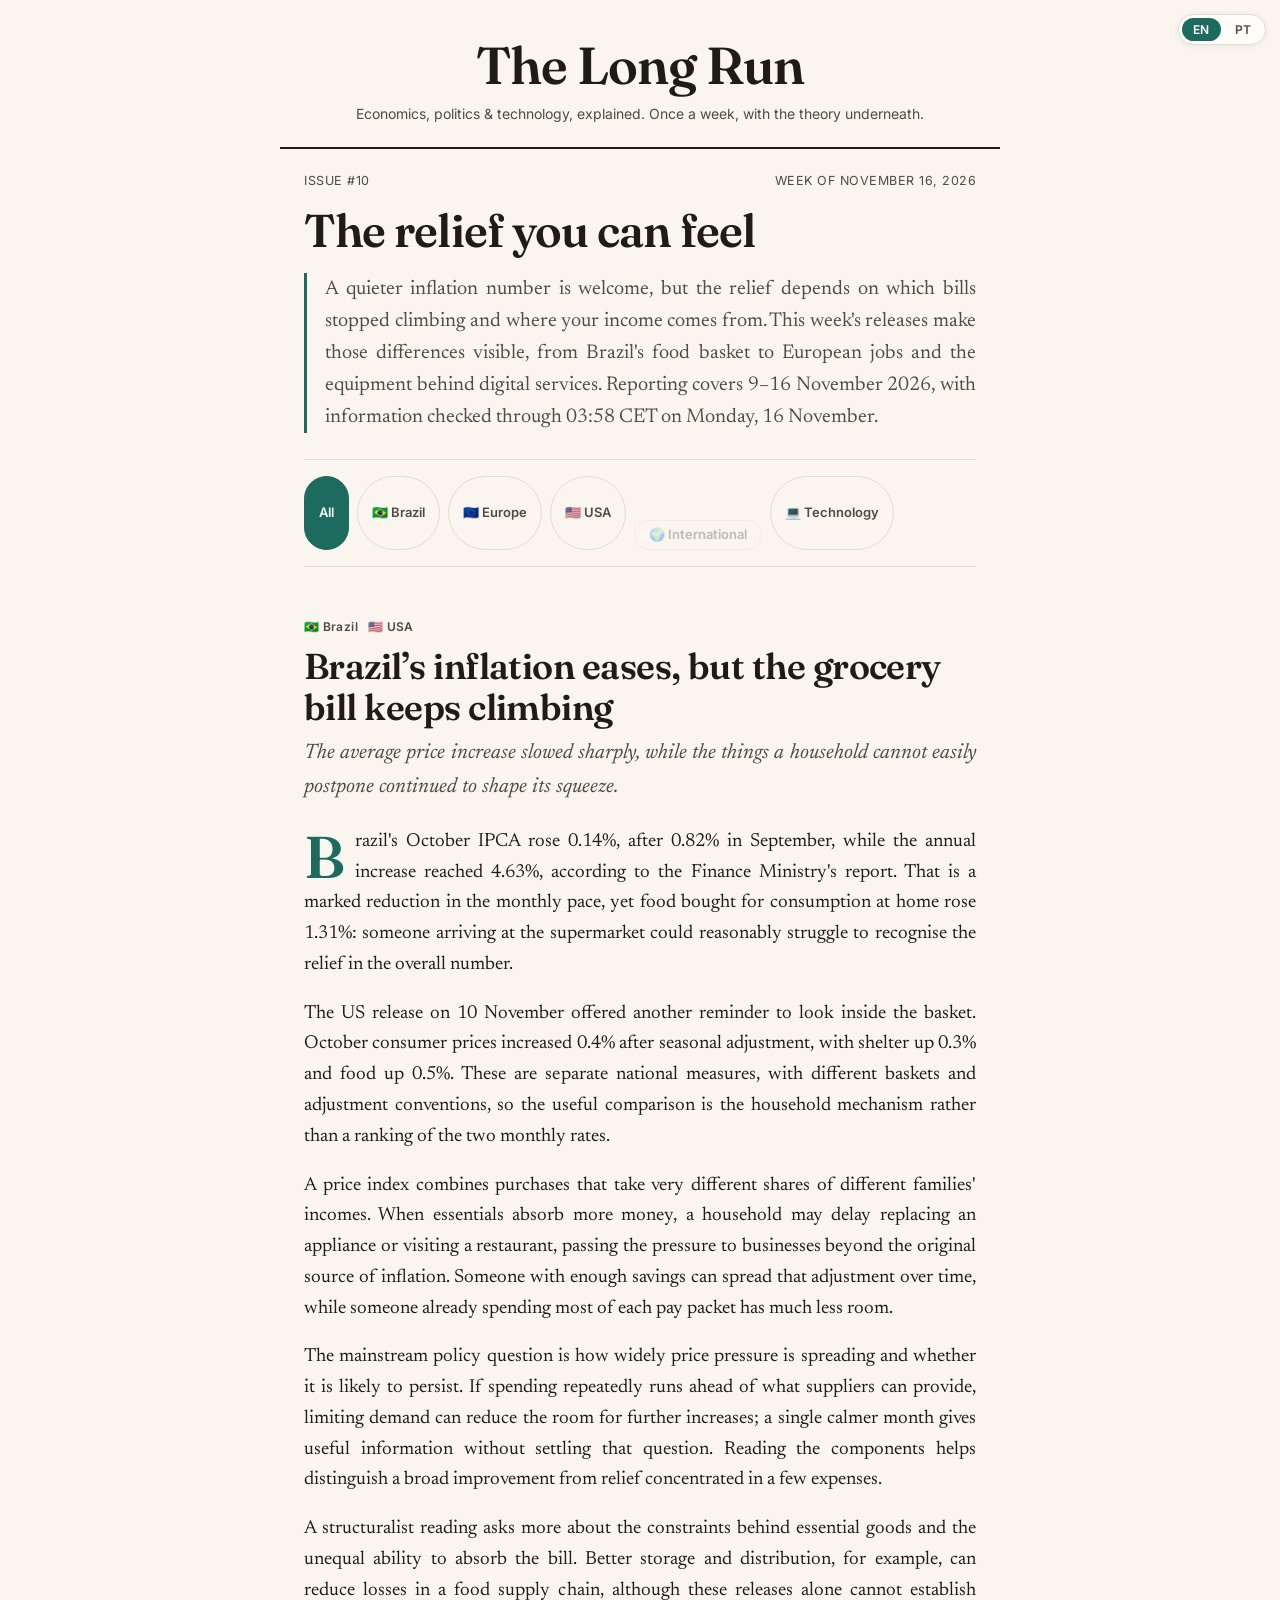
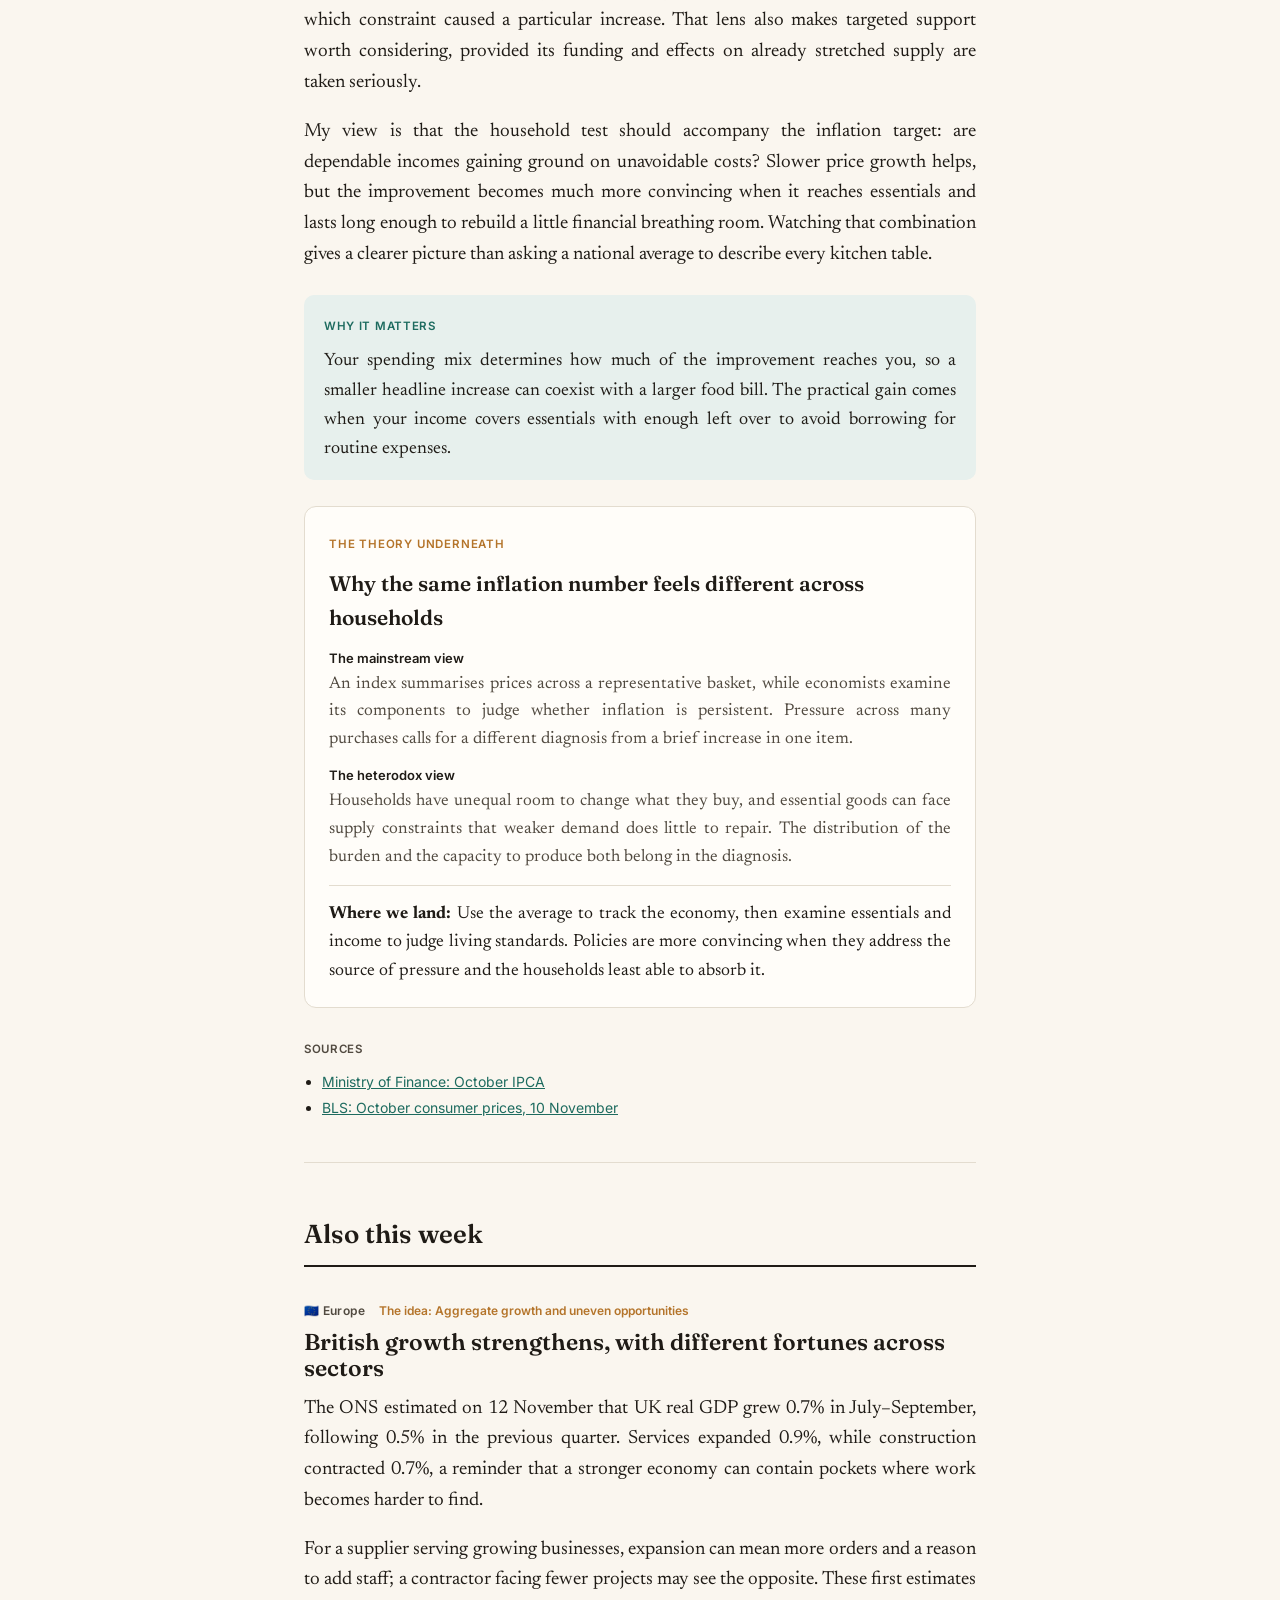
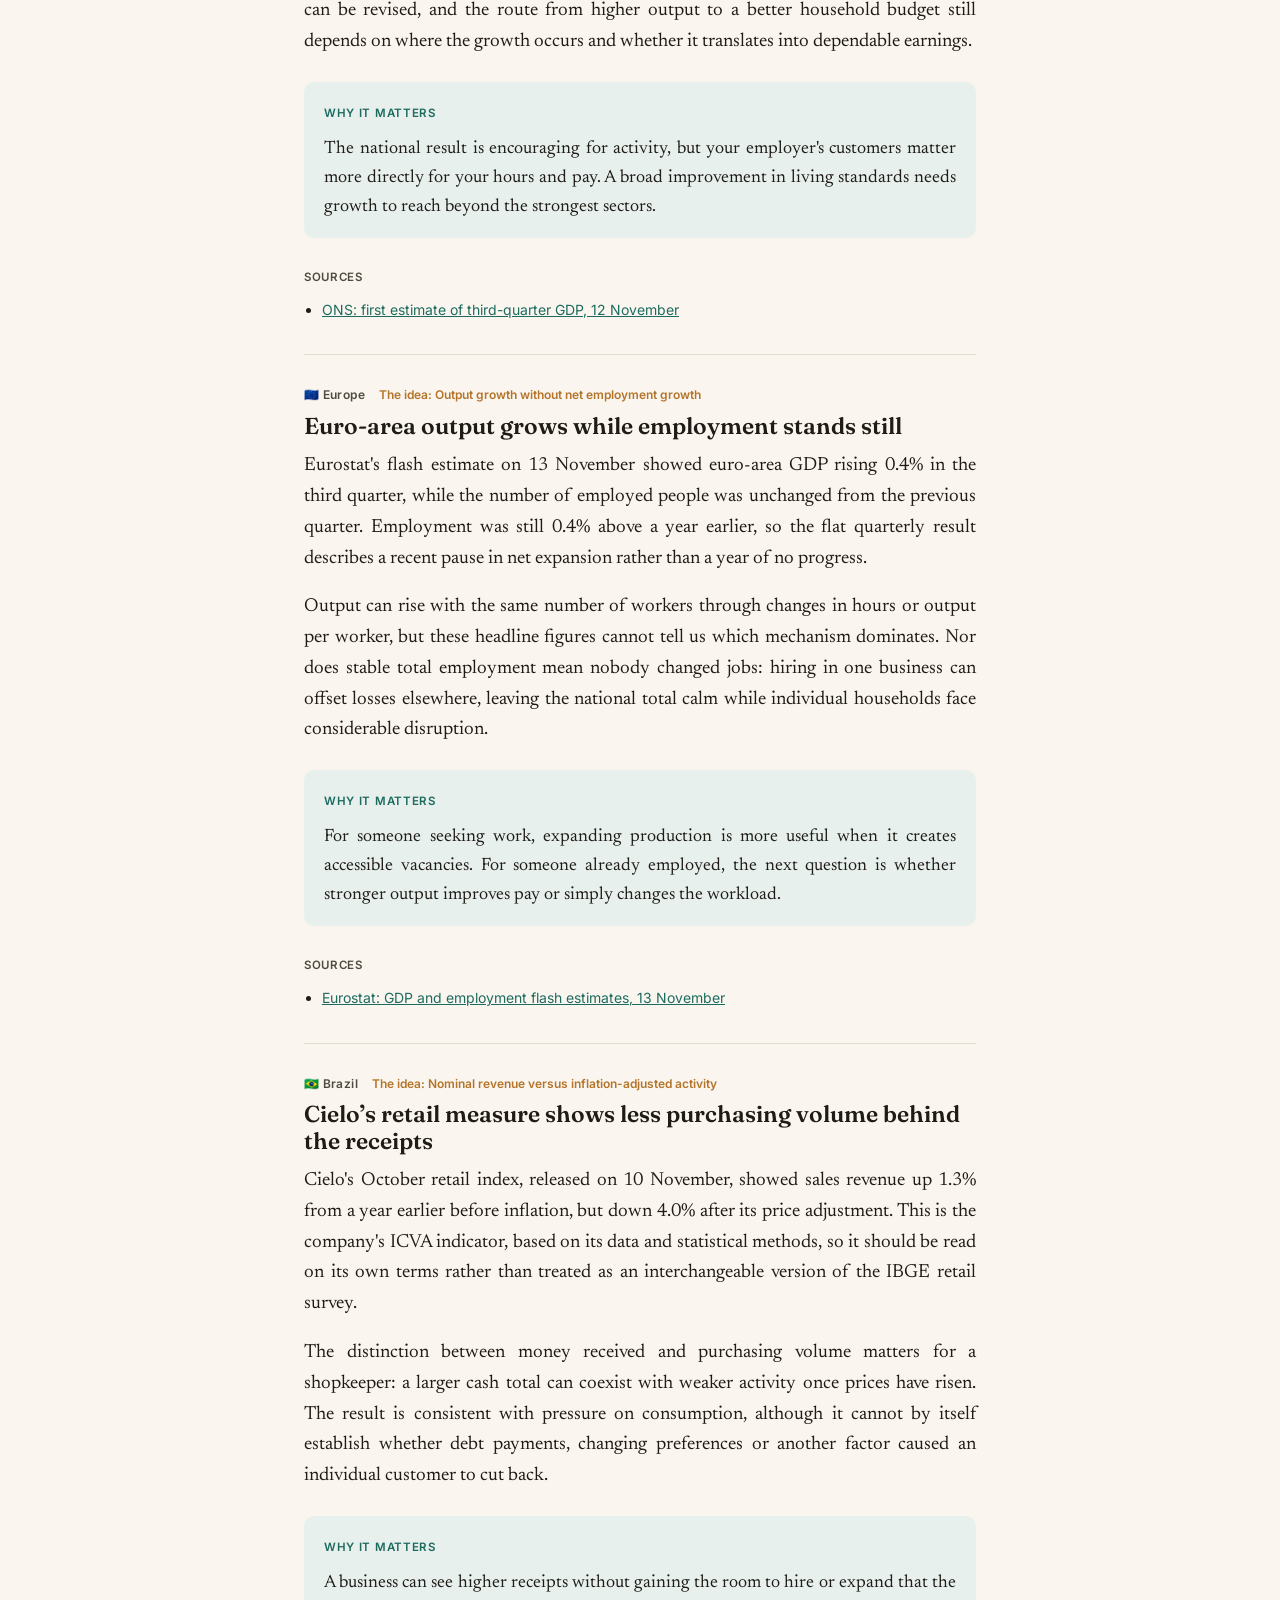
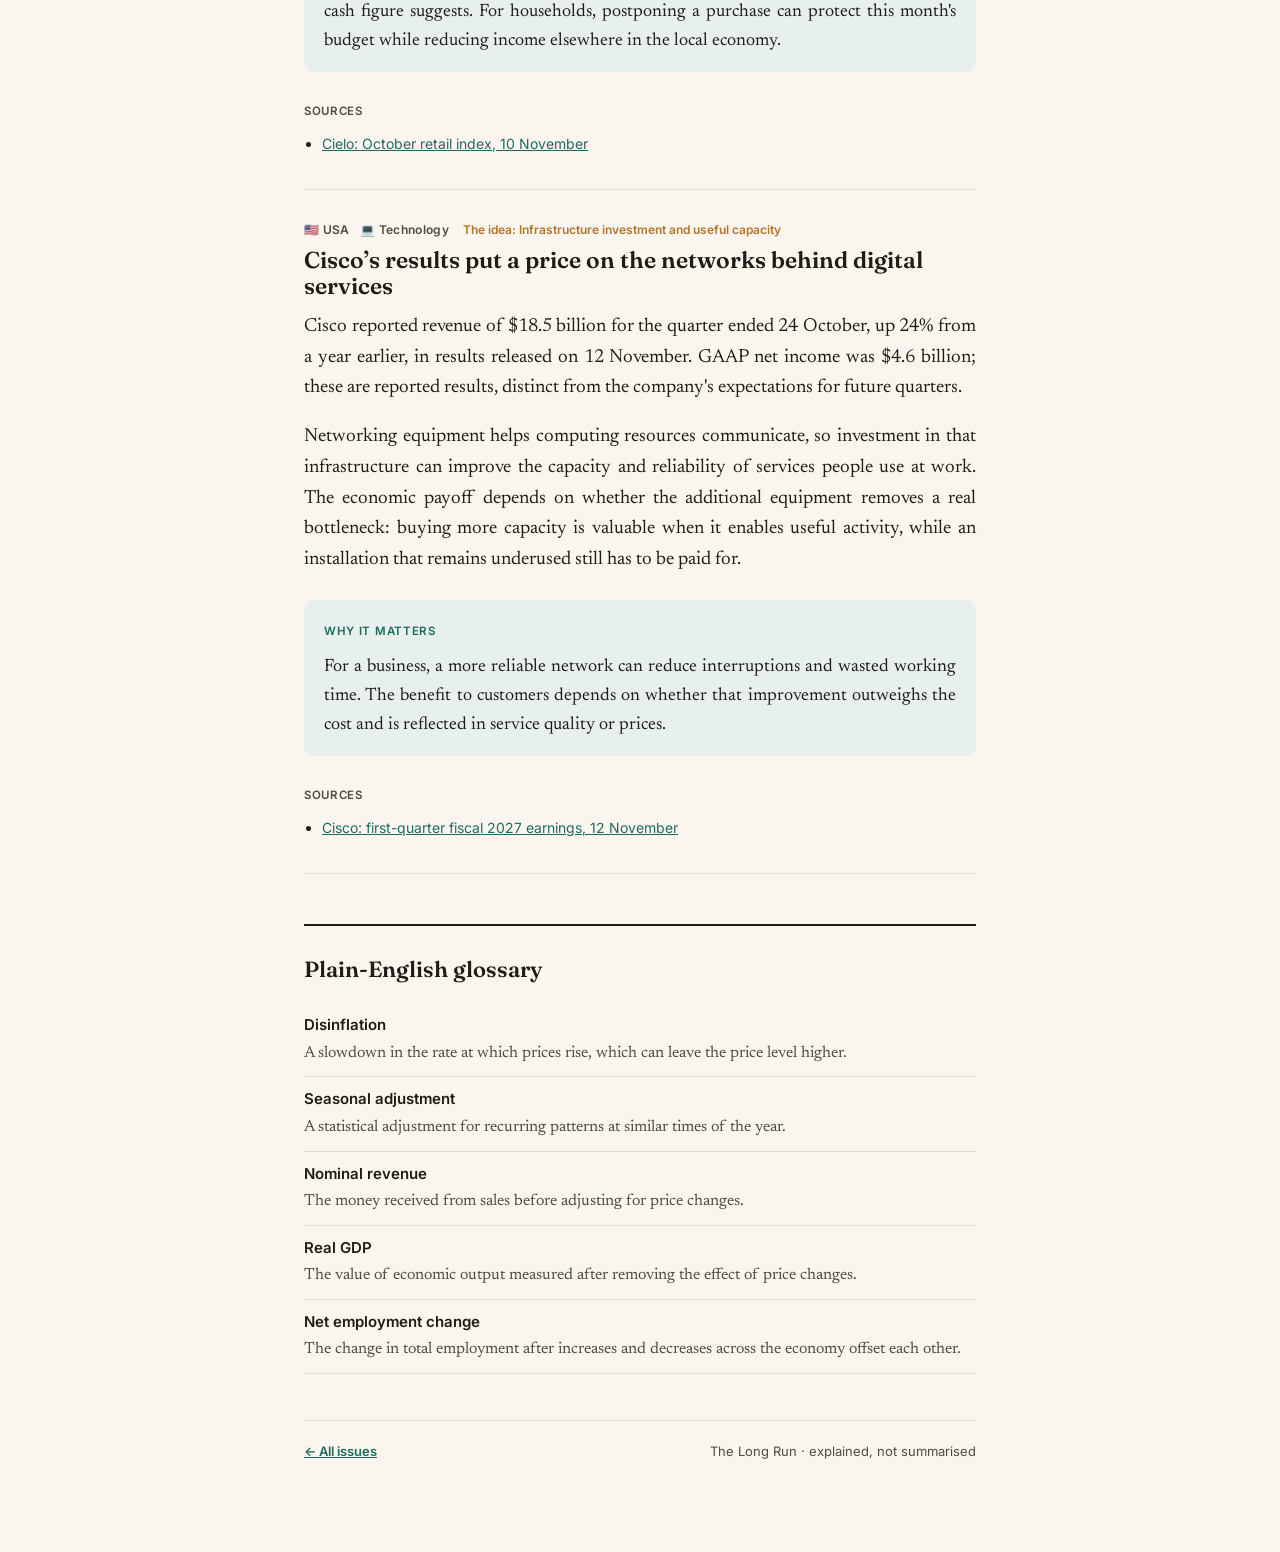
<file: issues/2026-11-16.html>
<!DOCTYPE html>
<html lang="en">
<head>
  <meta charset="utf-8">
  <meta name="viewport" content="width=device-width, initial-scale=1">
  <title>The relief you can feel · The Long Run #10</title>
  <meta name="description" content="A quieter inflation number is welcome, but the relief depends on which bills stopped climbing and where your income comes from. This week&#x27;s releases make those differences visible, from Brazil&#x27;s food ">
  <link rel="preconnect" href="https://fonts.googleapis.com">
  <link rel="preconnect" href="https://fonts.gstatic.com" crossorigin>
  <link href="https://fonts.googleapis.com/css2?family=Fraunces:opsz,wght@9..144,400;9..144,500;9..144,600;9..144,700&family=Newsreader:ital,opsz@0,6..72;1,6..72&family=Inter:wght@400;500;600&display=swap" rel="stylesheet">
  <link rel="stylesheet" href="../style.css">
</head>
<body>
  
  <div class="lang-switch" id="lang-switch" aria-label="Language">
    <button data-set="en">EN</button><button data-set="pt">PT</button>
  </div>
  <header class="masthead">
    <a class="mast-name" href="../index.html">The Long Run</a>
    <p class="mast-tag"><span data-lang="en">Economics, politics &amp; technology, explained. Once a week, with the theory underneath.</span><span data-lang="pt">Economia, política e tecnologia, explicadas. Uma vez por semana, com a teoria por trás.</span></p>
  </header>
  <main class="issue">
    <div class="issue-meta">
      <span><span data-lang="en">Issue</span><span data-lang="pt">Edição</span> #10</span>
      <span><span data-lang="en">Week of</span><span data-lang="pt">Semana de</span> <span data-lang="en">November 16, 2026</span><span data-lang="pt">novembro 16, 2026</span></span>
    </div>
    <h1 class="issue-title"><span data-lang="en">The relief you can feel</span><span data-lang="pt">O alívio que chega ao bolso</span></h1>
    <p class="editors-note"><span data-lang="en">A quieter inflation number is welcome, but the relief depends on which bills stopped climbing and where your income comes from. This week&#x27;s releases make those differences visible, from Brazil&#x27;s food basket to European jobs and the equipment behind digital services. Reporting covers 9–16 November 2026, with information checked through 03:58 CET on Monday, 16 November.</span><span data-lang="pt">Uma inflação mais baixa é bem-vinda, mas o alívio depende de quais contas pararam de subir e de onde vem a sua renda. Os dados da semana ajudam a enxergar essas diferenças, da alimentação no Brasil aos empregos europeus e aos equipamentos por trás dos serviços digitais. Esta edição cobre o período de 9 a 16 de novembro de 2026, com informações verificadas até as 3h58 de segunda-feira, dia 16, no horário da Europa Central (CET).</span></p>
    <nav class="pills" id="pills" aria-label="Filter by topic"><button class="pill active" data-cat="all"><span data-lang="en">All</span><span data-lang="pt">Tudo</span></button><button class="pill" data-cat="Brazil">🇧🇷 <span data-lang="en">Brazil</span><span data-lang="pt">Brasil</span></button><button class="pill" data-cat="Europe">🇪🇺 <span data-lang="en">Europe</span><span data-lang="pt">Europa</span></button><button class="pill" data-cat="USA">🇺🇸 <span data-lang="en">USA</span><span data-lang="pt">EUA</span></button><button class="pill" data-cat="International">🌍 <span data-lang="en">International</span><span data-lang="pt">Internacional</span></button><button class="pill" data-cat="Technology">💻 <span data-lang="en">Technology</span><span data-lang="pt">Tecnologia</span></button></nav>
    
  <article class="lead" data-cats="Brazil USA">
    <div class="tag-row"><span class="tag">🇧🇷 <span data-lang="en">Brazil</span><span data-lang="pt">Brasil</span></span><span class="tag">🇺🇸 <span data-lang="en">USA</span><span data-lang="pt">EUA</span></span></div>
    <h2><span data-lang="en">Brazil’s inflation eases, but the grocery bill keeps climbing</span><span data-lang="pt">A inflação brasileira desacelera, mas a compra do mês continua subindo</span></h2>
    <p class="dek"><span data-lang="en">The average price increase slowed sharply, while the things a household cannot easily postpone continued to shape its squeeze.</span><span data-lang="pt">A alta média dos preços perdeu força, enquanto despesas difíceis de adiar continuaram determinando o aperto das famílias.</span></p>
    <div class="body"><p><span data-lang="en">Brazil&#x27;s October IPCA rose 0.14%, after 0.82% in September, while the annual increase reached 4.63%, according to the Finance Ministry&#x27;s report. That is a marked reduction in the monthly pace, yet food bought for consumption at home rose 1.31%: someone arriving at the supermarket could reasonably struggle to recognise the relief in the overall number.</span><span data-lang="pt">O IPCA de outubro subiu 0,14%, depois de 0,82% em setembro, enquanto a alta em 12 meses chegou a 4,63%, segundo o informativo do Ministério da Fazenda. A desaceleração mensal é expressiva, mas a alimentação no domicílio aumentou 1,31%: quem chegou ao supermercado pode ter tido dificuldade para reconhecer o alívio mostrado pelo número geral.</span></p>
<p><span data-lang="en">The US release on 10 November offered another reminder to look inside the basket. October consumer prices increased 0.4% after seasonal adjustment, with shelter up 0.3% and food up 0.5%. These are separate national measures, with different baskets and adjustment conventions, so the useful comparison is the household mechanism rather than a ranking of the two monthly rates.</span><span data-lang="pt">Nos Estados Unidos, a divulgação de 10 de novembro também reforçou a importância de olhar dentro da cesta. Os preços ao consumidor subiram 0,4% em outubro, com ajuste sazonal, enquanto o grupo de moradia avançou 0,3% e a alimentação, 0,5%. São indicadores nacionais distintos, com cestas e critérios de ajuste diferentes, portanto a comparação útil está no caminho até o orçamento doméstico, sem transformar as taxas mensais em um ranking.</span></p>
<p><span data-lang="en">A price index combines purchases that take very different shares of different families&#x27; incomes. When essentials absorb more money, a household may delay replacing an appliance or visiting a restaurant, passing the pressure to businesses beyond the original source of inflation. Someone with enough savings can spread that adjustment over time, while someone already spending most of each pay packet has much less room.</span><span data-lang="pt">Um índice reúne compras que ocupam parcelas muito diferentes da renda de cada família. Quando o essencial consome mais dinheiro, a troca de um eletrodoméstico ou a ida a um restaurante pode ficar para depois, levando o aperto a negócios além da origem da inflação. Quem tem uma reserva consegue distribuir esse ajuste no tempo, enquanto quem já compromete quase todo o salário tem uma margem bem menor.</span></p>
<p><span data-lang="en">The mainstream policy question is how widely price pressure is spreading and whether it is likely to persist. If spending repeatedly runs ahead of what suppliers can provide, limiting demand can reduce the room for further increases; a single calmer month gives useful information without settling that question. Reading the components helps distinguish a broad improvement from relief concentrated in a few expenses.</span><span data-lang="pt">Na leitura mais tradicional, a questão é saber até onde a pressão se espalha e se tende a persistir. Se os gastos superam repetidamente a capacidade de oferta, conter a demanda pode limitar novos aumentos; um mês mais tranquilo traz informação útil, mas não encerra essa discussão. Examinar os componentes ajuda a distinguir uma melhora ampla de um alívio concentrado em poucas despesas.</span></p>
<p><span data-lang="en">A structuralist reading asks more about the constraints behind essential goods and the unequal ability to absorb the bill. Better storage and distribution, for example, can reduce losses in a food supply chain, although these releases alone cannot establish which constraint caused a particular increase. That lens also makes targeted support worth considering, provided its funding and effects on already stretched supply are taken seriously.</span><span data-lang="pt">Uma leitura estruturalista investiga mais as limitações na oferta de bens essenciais e a desigualdade na capacidade de absorver a conta. Melhorar o armazenamento e a distribuição, por exemplo, pode reduzir perdas na cadeia de alimentos, embora esses indicadores, sozinhos, não identifiquem a causa de um reajuste específico. Essa abordagem também abre espaço para discutir apoio direcionado às famílias, com atenção ao financiamento e aos efeitos sobre uma oferta que já esteja pressionada.</span></p>
<p><span data-lang="en">My view is that the household test should accompany the inflation target: are dependable incomes gaining ground on unavoidable costs? Slower price growth helps, but the improvement becomes much more convincing when it reaches essentials and lasts long enough to rebuild a little financial breathing room. Watching that combination gives a clearer picture than asking a national average to describe every kitchen table.</span><span data-lang="pt">Minha leitura é que o teste do orçamento doméstico deve acompanhar a meta de inflação: a renda previsível está ganhando terreno sobre os custos inevitáveis? Uma alta menor dos preços ajuda, mas a melhora fica muito mais convincente quando alcança o essencial e dura o suficiente para recompor alguma folga financeira. Acompanhar essa combinação esclarece mais do que pedir a uma média nacional que descreva a mesa de todas as famílias.</span></p></div>
    <div class="why"><span class="why-label"><span data-lang="en">Why it matters</span><span data-lang="pt">Por que importa</span></span><p><span data-lang="en">Your spending mix determines how much of the improvement reaches you, so a smaller headline increase can coexist with a larger food bill. The practical gain comes when your income covers essentials with enough left over to avoid borrowing for routine expenses.</span><span data-lang="pt">A composição das suas despesas determina quanto da melhora chega ao seu bolso, por isso uma alta menor do índice pode conviver com uma compra de alimentos mais cara. O ganho concreto aparece quando a renda cobre o essencial e ainda deixa margem para evitar dívidas com gastos rotineiros.</span></p></div>
    
    <aside class="theory">
      <span class="theory-kicker"><span data-lang="en">The theory underneath</span><span data-lang="pt">A teoria por trás</span></span>
      <h4><span data-lang="en">Why the same inflation number feels different across households</span><span data-lang="pt">Por que a mesma inflação é sentida de maneiras diferentes</span></h4>
      <div class="lens-row"><span class="lens-name"><span data-lang="en">The mainstream view</span><span data-lang="pt">A visão ortodoxa</span></span><p><span data-lang="en">An index summarises prices across a representative basket, while economists examine its components to judge whether inflation is persistent. Pressure across many purchases calls for a different diagnosis from a brief increase in one item.</span><span data-lang="pt">O índice resume os preços de uma cesta representativa, enquanto seus componentes ajudam a avaliar a persistência da inflação. Pressões espalhadas por muitas compras exigem um diagnóstico diferente de uma alta passageira em um item.</span></p></div><div class="lens-row"><span class="lens-name"><span data-lang="en">The heterodox view</span><span data-lang="pt">A visão heterodoxa</span></span><p><span data-lang="en">Households have unequal room to change what they buy, and essential goods can face supply constraints that weaker demand does little to repair. The distribution of the burden and the capacity to produce both belong in the diagnosis.</span><span data-lang="pt">As famílias têm margens desiguais para mudar o consumo, e bens essenciais podem enfrentar limitações de oferta que uma demanda menor pouco resolve. A distribuição do custo e a capacidade de produzir precisam entrar no diagnóstico.</span></p></div>
      <p class="lens-takeaway"><strong><span data-lang="en">Where we land:</span><span data-lang="pt">Onde ficamos:</span></strong> <span data-lang="en">Use the average to track the economy, then examine essentials and income to judge living standards. Policies are more convincing when they address the source of pressure and the households least able to absorb it.</span><span data-lang="pt">A média ajuda a acompanhar a economia, enquanto as despesas essenciais e a renda mostram melhor o padrão de vida. A política ganha força quando enfrenta a origem da pressão e considera quem tem menos condições de absorvê-la.</span></p>
    </aside>
    <div class="sources"><span class="sources-label"><span data-lang="en">Sources</span><span data-lang="pt">Fontes</span></span><ul><li><a href="https://www.gov.br/fazenda/pt-br/central-de-conteudo/publicacoes/conjuntura-economica/inflacao/2026/informativo-ipca-out2026.html" target="_blank" rel="noopener">Ministry of Finance: October IPCA</a></li><li><a href="https://www.bls.gov/news.release/archives/cpi_11102026.htm" target="_blank" rel="noopener">BLS: October consumer prices, 10 November</a></li></ul></div>
  </article>
    <section class="briefs" id="briefs-section"><h2 class="section-rule"><span data-lang="en">Also this week</span><span data-lang="pt">Também esta semana</span></h2><div class="brief-grid">
  <article class="brief" data-cats="Europe">
    <div class="brief-head"><div class="tag-row"><span class="tag">🇪🇺 <span data-lang="en">Europe</span><span data-lang="pt">Europa</span></span></div><span class="concept"><span data-lang="en">The idea:</span><span data-lang="pt">A ideia:</span> <span data-lang="en">Aggregate growth and uneven opportunities</span><span data-lang="pt">Crescimento agregado e oportunidades desiguais</span></span></div>
    <h3><span data-lang="en">British growth strengthens, with different fortunes across sectors</span><span data-lang="pt">O crescimento britânico ganha força, com trajetórias diferentes entre setores</span></h3>
    <div class="body"><p><span data-lang="en">The ONS estimated on 12 November that UK real GDP grew 0.7% in July–September, following 0.5% in the previous quarter. Services expanded 0.9%, while construction contracted 0.7%, a reminder that a stronger economy can contain pockets where work becomes harder to find.</span><span data-lang="pt">O ONS estimou em 12 de novembro que o PIB real do Reino Unido cresceu 0,7% de julho a setembro, depois de 0,5% no trimestre anterior. Os serviços avançaram 0,9%, enquanto a construção recuou 0,7%, mostrando como uma economia mais forte pode conviver com áreas em que fica mais difícil encontrar trabalho.</span></p>
<p><span data-lang="en">For a supplier serving growing businesses, expansion can mean more orders and a reason to add staff; a contractor facing fewer projects may see the opposite. These first estimates can be revised, and the route from higher output to a better household budget still depends on where the growth occurs and whether it translates into dependable earnings.</span><span data-lang="pt">Para um fornecedor que atende empresas em expansão, o crescimento pode trazer encomendas e justificar contratações; quem depende de menos obras pode viver o contrário. Essas primeiras estimativas estão sujeitas a revisão, e o caminho entre uma produção maior e um orçamento doméstico melhor ainda depende de onde a atividade cresce e de sua conversão em renda previsível.</span></p></div>
    <div class="why"><span class="why-label"><span data-lang="en">Why it matters</span><span data-lang="pt">Por que importa</span></span><p><span data-lang="en">The national result is encouraging for activity, but your employer&#x27;s customers matter more directly for your hours and pay. A broad improvement in living standards needs growth to reach beyond the strongest sectors.</span><span data-lang="pt">O resultado nacional é favorável à atividade, mas os clientes do seu empregador influenciam mais diretamente suas horas e sua remuneração. Uma melhora ampla do padrão de vida exige que o crescimento alcance mais gente além dos setores mais fortes.</span></p></div>
    <div class="sources"><span class="sources-label"><span data-lang="en">Sources</span><span data-lang="pt">Fontes</span></span><ul><li><a href="https://www.ons.gov.uk/economy/grossdomesticproductgdp/bulletins/gdpfirstquarterlyestimateuk/julytoseptember2026" target="_blank" rel="noopener">ONS: first estimate of third-quarter GDP, 12 November</a></li></ul></div>
  </article>
  <article class="brief" data-cats="Europe">
    <div class="brief-head"><div class="tag-row"><span class="tag">🇪🇺 <span data-lang="en">Europe</span><span data-lang="pt">Europa</span></span></div><span class="concept"><span data-lang="en">The idea:</span><span data-lang="pt">A ideia:</span> <span data-lang="en">Output growth without net employment growth</span><span data-lang="pt">Produção maior sem crescimento líquido do emprego</span></span></div>
    <h3><span data-lang="en">Euro-area output grows while employment stands still</span><span data-lang="pt">A zona do euro produz mais, mas o emprego fica parado no trimestre</span></h3>
    <div class="body"><p><span data-lang="en">Eurostat&#x27;s flash estimate on 13 November showed euro-area GDP rising 0.4% in the third quarter, while the number of employed people was unchanged from the previous quarter. Employment was still 0.4% above a year earlier, so the flat quarterly result describes a recent pause in net expansion rather than a year of no progress.</span><span data-lang="pt">A estimativa preliminar da Eurostat, divulgada em 13 de novembro, mostrou alta de 0,4% do PIB da zona do euro no terceiro trimestre, enquanto o número de ocupados ficou estável em relação ao trimestre anterior. O emprego ainda estava 0,4% acima de um ano antes, portanto a estabilidade trimestral descreve uma pausa recente na expansão líquida, e não um ano inteiro sem avanço.</span></p>
<p><span data-lang="en">Output can rise with the same number of workers through changes in hours or output per worker, but these headline figures cannot tell us which mechanism dominates. Nor does stable total employment mean nobody changed jobs: hiring in one business can offset losses elsewhere, leaving the national total calm while individual households face considerable disruption.</span><span data-lang="pt">A produção pode crescer com o mesmo número de trabalhadores por mudanças na jornada ou na produção por pessoa, mas esses dados gerais não permitem identificar qual mecanismo prevalece. Um total estável também pode esconder bastante movimento: contratações em uma empresa podem compensar perdas em outra, deixando a média tranquila enquanto famílias passam por mudanças importantes.</span></p></div>
    <div class="why"><span class="why-label"><span data-lang="en">Why it matters</span><span data-lang="pt">Por que importa</span></span><p><span data-lang="en">For someone seeking work, expanding production is more useful when it creates accessible vacancies. For someone already employed, the next question is whether stronger output improves pay or simply changes the workload.</span><span data-lang="pt">Para quem procura trabalho, uma produção maior ajuda mais quando se transforma em vagas acessíveis. Para quem já está empregado, importa saber se o avanço melhora a remuneração ou apenas muda a carga de trabalho.</span></p></div>
    <div class="sources"><span class="sources-label"><span data-lang="en">Sources</span><span data-lang="pt">Fontes</span></span><ul><li><a href="https://ec.europa.eu/eurostat/web/products-euro-indicators/w/2-13112026-ap" target="_blank" rel="noopener">Eurostat: GDP and employment flash estimates, 13 November</a></li></ul></div>
  </article>
  <article class="brief" data-cats="Brazil">
    <div class="brief-head"><div class="tag-row"><span class="tag">🇧🇷 <span data-lang="en">Brazil</span><span data-lang="pt">Brasil</span></span></div><span class="concept"><span data-lang="en">The idea:</span><span data-lang="pt">A ideia:</span> <span data-lang="en">Nominal revenue versus inflation-adjusted activity</span><span data-lang="pt">Faturamento nominal e atividade descontada a inflação</span></span></div>
    <h3><span data-lang="en">Cielo’s retail measure shows less purchasing volume behind the receipts</span><span data-lang="pt">O indicador da Cielo mostra menos consumo por trás do faturamento</span></h3>
    <div class="body"><p><span data-lang="en">Cielo&#x27;s October retail index, released on 10 November, showed sales revenue up 1.3% from a year earlier before inflation, but down 4.0% after its price adjustment. This is the company&#x27;s ICVA indicator, based on its data and statistical methods, so it should be read on its own terms rather than treated as an interchangeable version of the IBGE retail survey.</span><span data-lang="pt">O indicador de varejo da Cielo para outubro, divulgado em 10 de novembro, apontou alta de 1,3% no faturamento em relação a um ano antes, sem descontar os preços, mas queda de 4,0% após o ajuste pela inflação. Trata-se do ICVA da empresa, construído com sua base e seus métodos estatísticos, que deve ser lido com esses critérios, sem ser tomado como uma versão equivalente da pesquisa de comércio do IBGE.</span></p>
<p><span data-lang="en">The distinction between money received and purchasing volume matters for a shopkeeper: a larger cash total can coexist with weaker activity once prices have risen. The result is consistent with pressure on consumption, although it cannot by itself establish whether debt payments, changing preferences or another factor caused an individual customer to cut back.</span><span data-lang="pt">Para o lojista, importa distinguir o dinheiro recebido do volume de consumo: um faturamento maior pode conviver com atividade mais fraca depois da alta dos preços. O resultado é compatível com pressão sobre os gastos, embora não permita concluir, sozinho, se o cliente reduziu uma compra por causa das dívidas, de novas preferências ou de outro motivo.</span></p></div>
    <div class="why"><span class="why-label"><span data-lang="en">Why it matters</span><span data-lang="pt">Por que importa</span></span><p><span data-lang="en">A business can see higher receipts without gaining the room to hire or expand that the cash figure suggests. For households, postponing a purchase can protect this month&#x27;s budget while reducing income elsewhere in the local economy.</span><span data-lang="pt">Um negócio pode receber mais dinheiro sem ganhar a margem para contratar ou expandir que o valor nominal sugere. Para as famílias, adiar uma compra pode proteger o orçamento do mês e, ao mesmo tempo, reduzir a renda em outro ponto da economia local.</span></p></div>
    <div class="sources"><span class="sources-label"><span data-lang="en">Sources</span><span data-lang="pt">Fontes</span></span><ul><li><a href="https://www.cielo.com.br/docs/inteligencia-de-dados/2026/202610_ICVA.pdf" target="_blank" rel="noopener">Cielo: October retail index, 10 November</a></li></ul></div>
  </article>
  <article class="brief" data-cats="USA Technology">
    <div class="brief-head"><div class="tag-row"><span class="tag">🇺🇸 <span data-lang="en">USA</span><span data-lang="pt">EUA</span></span><span class="tag">💻 <span data-lang="en">Technology</span><span data-lang="pt">Tecnologia</span></span></div><span class="concept"><span data-lang="en">The idea:</span><span data-lang="pt">A ideia:</span> <span data-lang="en">Infrastructure investment and useful capacity</span><span data-lang="pt">Investimento em infraestrutura e capacidade útil</span></span></div>
    <h3><span data-lang="en">Cisco’s results put a price on the networks behind digital services</span><span data-lang="pt">O resultado da Cisco mostra o custo das redes por trás dos serviços digitais</span></h3>
    <div class="body"><p><span data-lang="en">Cisco reported revenue of $18.5 billion for the quarter ended 24 October, up 24% from a year earlier, in results released on 12 November. GAAP net income was $4.6 billion; these are reported results, distinct from the company&#x27;s expectations for future quarters.</span><span data-lang="pt">A Cisco informou receita de US$ 18,5 bilhões no trimestre encerrado em 24 de outubro, alta de 24% em relação a um ano antes, no balanço divulgado em 12 de novembro. O lucro líquido pelos critérios contábeis americanos, os GAAP, foi de US$ 4,6 bilhões; são resultados realizados, separados das expectativas da empresa para os próximos trimestres.</span></p>
<p><span data-lang="en">Networking equipment helps computing resources communicate, so investment in that infrastructure can improve the capacity and reliability of services people use at work. The economic payoff depends on whether the additional equipment removes a real bottleneck: buying more capacity is valuable when it enables useful activity, while an installation that remains underused still has to be paid for.</span><span data-lang="pt">Equipamentos de rede permitem a comunicação entre recursos de computação, de modo que investir nessa infraestrutura pode ampliar a capacidade e a confiabilidade dos serviços usados no trabalho. O retorno econômico depende de remover uma limitação real: comprar mais capacidade vale a pena quando permite uma atividade útil, enquanto uma instalação pouco utilizada também precisa ser paga.</span></p></div>
    <div class="why"><span class="why-label"><span data-lang="en">Why it matters</span><span data-lang="pt">Por que importa</span></span><p><span data-lang="en">For a business, a more reliable network can reduce interruptions and wasted working time. The benefit to customers depends on whether that improvement outweighs the cost and is reflected in service quality or prices.</span><span data-lang="pt">Para uma empresa, uma rede mais confiável pode reduzir interrupções e tempo de trabalho perdido. O benefício aos clientes depende de essa melhora compensar o custo e aparecer na qualidade do serviço ou nos preços.</span></p></div>
    <div class="sources"><span class="sources-label"><span data-lang="en">Sources</span><span data-lang="pt">Fontes</span></span><ul><li><a href="https://investor.cisco.com/news/news-details/2026/CISCO-REPORTS-FIRST-QUARTER-EARNINGS/default.aspx" target="_blank" rel="noopener">Cisco: first-quarter fiscal 2027 earnings, 12 November</a></li></ul></div>
  </article></div></section>
    <section class="glossary"><h3><span data-lang="en">Plain-English glossary</span><span data-lang="pt">Glossário</span></h3><dl><div class="gloss-item"><dt><span data-lang="en">Disinflation</span><span data-lang="pt">Desinflação</span></dt><dd><span data-lang="en">A slowdown in the rate at which prices rise, which can leave the price level higher.</span><span data-lang="pt">Desaceleração da alta dos preços, que podem continuar acima do patamar anterior.</span></dd></div><div class="gloss-item"><dt><span data-lang="en">Seasonal adjustment</span><span data-lang="pt">Ajuste sazonal</span></dt><dd><span data-lang="en">A statistical adjustment for recurring patterns at similar times of the year.</span><span data-lang="pt">Ajuste estatístico para padrões que costumam se repetir em determinadas épocas do ano.</span></dd></div><div class="gloss-item"><dt><span data-lang="en">Nominal revenue</span><span data-lang="pt">Faturamento nominal</span></dt><dd><span data-lang="en">The money received from sales before adjusting for price changes.</span><span data-lang="pt">Dinheiro recebido pelas vendas antes de descontar a variação dos preços.</span></dd></div><div class="gloss-item"><dt><span data-lang="en">Real GDP</span><span data-lang="pt">PIB real</span></dt><dd><span data-lang="en">The value of economic output measured after removing the effect of price changes.</span><span data-lang="pt">Valor da produção da economia depois de retirar o efeito da mudança de preços.</span></dd></div><div class="gloss-item"><dt><span data-lang="en">Net employment change</span><span data-lang="pt">Variação líquida do emprego</span></dt><dd><span data-lang="en">The change in total employment after increases and decreases across the economy offset each other.</span><span data-lang="pt">Mudança no total de ocupados depois de compensados os aumentos e as quedas na economia.</span></dd></div></dl></section>
    <footer class="issue-foot">
      <a href="../index.html"><span data-lang="en">← All issues</span><span data-lang="pt">← Todas as edições</span></a>
      <span>The Long Run · <span data-lang="en">explained, not summarised</span><span data-lang="pt">explicado, não resumido</span></span>
    </footer>
  </main>
  
<script>
(function(){
  var pills = Array.prototype.slice.call(document.querySelectorAll('#pills .pill'));
  var arts = Array.prototype.slice.call(document.querySelectorAll('[data-cats]'));
  var briefsSection = document.getElementById('briefs-section');
  function catsOf(el){ return el.getAttribute('data-cats').split(' ').filter(Boolean); }
  pills.forEach(function(p){
    var cat = p.getAttribute('data-cat');
    if(cat === 'all') return;
    if(arts.filter(function(a){ return catsOf(a).indexOf(cat) > -1; }).length === 0){
      p.disabled = true; p.classList.add('empty');
    }
  });
  function apply(cat){
    arts.forEach(function(a){
      a.style.display = (cat === 'all' || catsOf(a).indexOf(cat) > -1) ? '' : 'none';
    });
    if(briefsSection){
      var any = arts.some(function(a){ return a.classList.contains('brief') && a.style.display !== 'none'; });
      briefsSection.querySelector('.section-rule').style.display = any ? '' : 'none';
    }
    pills.forEach(function(p){ p.classList.toggle('active', p.getAttribute('data-cat') === cat); });
  }
  pills.forEach(function(p){ p.addEventListener('click', function(){ if(!p.disabled) apply(p.getAttribute('data-cat')); }); });
})();
</script>
  
<script>
(function(){
  var saved = localStorage.getItem('lr-lang') || 'en';
  var btns = Array.prototype.slice.call(document.querySelectorAll('#lang-switch button'));
  function set(l){
    document.documentElement.setAttribute('lang', l);
    localStorage.setItem('lr-lang', l);
    btns.forEach(function(b){ b.classList.toggle('active', b.getAttribute('data-set') === l); });
  }
  btns.forEach(function(b){ b.addEventListener('click', function(){ set(b.getAttribute('data-set')); }); });
  set(saved);
})();
</script>
</body>
</html>
</file>
<file: style.css>
:root {
  --paper: #faf6ef;
  --ink: #1f1b16;
  --ink-soft: #514a40;
  --rule: #e3dccf;
  --accent: #1d6b5f;      /* deep teal — calm, not corporate */
  --accent-soft: #e7f0ed;
  --brazil: #2a7d4f;
  --amber: #b4742a;
  --amber-soft: #f6ecdc;
  --maxw: 720px;
}

* { box-sizing: border-box; }

html { -webkit-text-size-adjust: 100%; }

/* bilingual visibility */
[data-lang] { }
html[lang="en"] [data-lang="pt"] { display: none; }
html[lang="pt"] [data-lang="en"] { display: none; }

/* language switcher */
.lang-switch {
  position: fixed;
  top: 14px;
  right: 14px;
  z-index: 50;
  display: flex;
  gap: 3px;
  background: #fffdf9;
  border: 1px solid var(--rule);
  border-radius: 999px;
  padding: 3px;
  box-shadow: 0 1px 6px rgba(0,0,0,0.07);
}
.lang-switch button {
  font-family: "Inter", sans-serif;
  font-size: 12px;
  font-weight: 600;
  letter-spacing: 0.02em;
  border: none;
  background: transparent;
  color: var(--ink-soft);
  border-radius: 999px;
  padding: 4px 11px;
  cursor: pointer;
}
.lang-switch button.active { background: var(--accent); color: #fff; }

body {
  margin: 0;
  background: var(--paper);
  color: var(--ink);
  font-family: "Newsreader", Georgia, serif;
  font-size: 19px;
  line-height: 1.62;
  font-optical-sizing: auto;
}

a { color: var(--accent); }

/* ── Masthead ───────────────────────────────────────────── */
.masthead {
  max-width: var(--maxw);
  margin: 0 auto;
  padding: 38px 24px 22px;
  text-align: center;
  border-bottom: 2px solid var(--ink);
}
.masthead.home { padding-top: 64px; }
.mast-name {
  display: block;
  font-family: "Fraunces", serif;
  font-weight: 600;
  font-size: clamp(34px, 7vw, 52px);
  letter-spacing: -0.02em;
  color: var(--ink);
  text-decoration: none;
  line-height: 1.05;
}
.mast-tag {
  font-family: "Inter", sans-serif;
  font-size: 14px;
  color: var(--ink-soft);
  margin: 10px 0 0;
  font-style: normal;
}

/* ── Home ───────────────────────────────────────────────── */
.home-main { max-width: var(--maxw); margin: 0 auto; padding: 0 24px 80px; }

.feature {
  display: block;
  text-decoration: none;
  color: inherit;
  padding: 40px 0 34px;
  border-bottom: 1px solid var(--rule);
}
.feature-kicker {
  font-family: "Inter", sans-serif;
  font-size: 12.5px;
  letter-spacing: 0.04em;
  text-transform: uppercase;
  color: var(--accent);
  font-weight: 600;
}
.feature h2 {
  font-family: "Fraunces", serif;
  font-weight: 600;
  font-size: clamp(28px, 5.5vw, 40px);
  line-height: 1.1;
  letter-spacing: -0.02em;
  margin: 12px 0 14px;
}
.feature p { margin: 0 0 16px; color: var(--ink-soft); }
.feature-go {
  font-family: "Inter", sans-serif;
  font-size: 15px;
  font-weight: 600;
  color: var(--accent);
}

.archive { margin-top: 34px; }
.archive h3 {
  font-family: "Inter", sans-serif;
  font-size: 13px;
  text-transform: uppercase;
  letter-spacing: 0.06em;
  color: var(--ink-soft);
  margin: 0 0 8px;
}
.archive-row {
  display: grid;
  grid-template-columns: auto 1fr auto;
  gap: 14px;
  align-items: baseline;
  padding: 14px 0;
  border-bottom: 1px solid var(--rule);
  text-decoration: none;
  color: inherit;
}
.archive-row:hover .arch-title { color: var(--accent); }
.arch-num { font-family: "Inter", sans-serif; font-size: 13px; color: var(--ink-soft); }
.arch-title { font-family: "Fraunces", serif; font-weight: 500; font-size: 19px; }
.arch-date { font-family: "Inter", sans-serif; font-size: 13px; color: var(--ink-soft); white-space: nowrap; }

.home-foot, .empty {
  margin-top: 44px;
  font-size: 16px;
  color: var(--ink-soft);
  line-height: 1.6;
}

/* ── Issue page ─────────────────────────────────────────── */
.issue { max-width: var(--maxw); margin: 0 auto; padding: 0 24px 90px; }

.issue-meta {
  display: flex;
  justify-content: space-between;
  font-family: "Inter", sans-serif;
  font-size: 12.5px;
  letter-spacing: 0.04em;
  text-transform: uppercase;
  color: var(--ink-soft);
  padding: 22px 0 0;
}
.issue-title {
  font-family: "Fraunces", serif;
  font-weight: 600;
  font-size: clamp(30px, 6vw, 46px);
  line-height: 1.08;
  letter-spacing: -0.02em;
  margin: 14px 0 18px;
}
.editors-note {
  font-size: 20px;
  line-height: 1.6;
  color: var(--ink-soft);
  border-left: 3px solid var(--accent);
  padding-left: 18px;
  margin: 0 0 8px;
}

/* pill filter */
.pills {
  display: flex;
  flex-wrap: wrap;
  gap: 8px;
  margin: 26px 0 4px;
  padding: 16px 0;
  border-top: 1px solid var(--rule);
  border-bottom: 1px solid var(--rule);
}
.pill {
  font-family: "Inter", sans-serif;
  font-size: 13px;
  font-weight: 600;
  color: var(--ink-soft);
  background: transparent;
  border: 1.5px solid var(--rule);
  border-radius: 999px;
  padding: 6px 14px;
  cursor: pointer;
  transition: all 0.12s ease;
  line-height: 1.2;
}
.pill:hover:not(:disabled) { border-color: var(--accent); color: var(--accent); }
.pill.active {
  background: var(--accent);
  border-color: var(--accent);
  color: #fff;
}
.pill.empty, .pill:disabled {
  opacity: 0.35;
  cursor: default;
}

/* tags */
.tag-row { display: flex; flex-wrap: wrap; gap: 10px; }
.tag {
  display: inline-block;
  font-family: "Inter", sans-serif;
  font-size: 12px;
  font-weight: 600;
  letter-spacing: 0.03em;
  color: var(--ink-soft);
}

/* lead article */
.lead { padding: 46px 0 40px; border-bottom: 1px solid var(--rule); }
.lead h2 {
  font-family: "Fraunces", serif;
  font-weight: 600;
  font-size: clamp(26px, 5vw, 36px);
  line-height: 1.12;
  letter-spacing: -0.015em;
  margin: 10px 0 10px;
}
.lead .dek {
  font-size: 21px;
  color: var(--ink-soft);
  font-style: italic;
  margin: 0 0 22px;
}
.feature p,
.editors-note,
.lead .dek,
.body p,
.why p,
.lens-row p,
.lens-takeaway,
.gloss-item dd {
  text-align: justify;
}

.body p { margin: 0 0 18px; }
.body p:first-child::first-letter {
  font-family: "Fraunces", serif;
  font-weight: 600;
  font-size: 3.1em;
  line-height: 0.82;
  float: left;
  padding: 6px 10px 0 0;
  color: var(--accent);
}
.brief .body p:first-child::first-letter { all: unset; }

/* why it matters */
.why {
  background: var(--accent-soft);
  border-radius: 10px;
  padding: 16px 20px;
  margin: 24px 0;
}
.why-label {
  font-family: "Inter", sans-serif;
  font-size: 11.5px;
  font-weight: 600;
  text-transform: uppercase;
  letter-spacing: 0.06em;
  color: var(--accent);
}
.why p { margin: 6px 0 0; font-size: 18px; }

/* theory box */
.theory {
  border: 1.5px solid var(--rule);
  border-radius: 12px;
  padding: 22px 24px;
  margin: 26px 0;
  background: #fffdf9;
}
.theory-kicker {
  font-family: "Inter", sans-serif;
  font-size: 11.5px;
  font-weight: 600;
  text-transform: uppercase;
  letter-spacing: 0.07em;
  color: var(--amber);
}
.theory h4 {
  font-family: "Fraunces", serif;
  font-weight: 600;
  font-size: 21px;
  margin: 6px 0 14px;
}
.lens-row { margin: 0 0 12px; }
.lens-name {
  font-family: "Inter", sans-serif;
  font-size: 13px;
  font-weight: 600;
  color: var(--ink);
  display: block;
}
.lens-row p { margin: 2px 0 0; font-size: 17px; color: var(--ink-soft); }
.lens-takeaway {
  margin: 14px 0 0;
  padding-top: 14px;
  border-top: 1px solid var(--rule);
  font-size: 17.5px;
}

/* sources */
.sources { margin: 22px 0 0; }
.sources-label {
  font-family: "Inter", sans-serif;
  font-size: 11.5px;
  font-weight: 600;
  text-transform: uppercase;
  letter-spacing: 0.06em;
  color: var(--ink-soft);
}
.sources ul { margin: 6px 0 0; padding: 0 0 0 18px; }
.sources li { font-family: "Inter", sans-serif; font-size: 14px; margin: 3px 0; }

/* briefs */
.section-rule {
  font-family: "Fraunces", serif;
  font-weight: 600;
  font-size: 26px;
  margin: 50px 0 4px;
  padding-bottom: 10px;
  border-bottom: 2px solid var(--ink);
}
.brief-grid { display: block; }
.brief { padding: 30px 0; border-bottom: 1px solid var(--rule); }
.brief-head { display: flex; gap: 14px; align-items: baseline; flex-wrap: wrap; }
.concept {
  font-family: "Inter", sans-serif;
  font-size: 12px;
  color: var(--amber);
  font-weight: 600;
}
.brief h3 {
  font-family: "Fraunces", serif;
  font-weight: 600;
  font-size: 23px;
  line-height: 1.15;
  margin: 8px 0 12px;
}

/* glossary */
.glossary { margin: 50px 0 0; padding: 26px 0 0; border-top: 2px solid var(--ink); }
.glossary h3 { font-family: "Fraunces", serif; font-weight: 600; font-size: 22px; margin: 0 0 16px; }
.glossary dl { margin: 0; }
.gloss-item { padding: 10px 0; border-bottom: 1px solid var(--rule); }
.gloss-item dt { font-family: "Inter", sans-serif; font-weight: 600; font-size: 15px; }
.gloss-item dd { margin: 3px 0 0; font-size: 16px; color: var(--ink-soft); }

/* footer */
.issue-foot {
  display: flex;
  justify-content: space-between;
  flex-wrap: wrap;
  gap: 10px;
  margin-top: 46px;
  padding-top: 20px;
  border-top: 1px solid var(--rule);
  font-family: "Inter", sans-serif;
  font-size: 13px;
  color: var(--ink-soft);
}
.issue-foot a { font-weight: 600; }

@media (max-width: 560px) {
  body { font-size: 18px; }
  .archive-row { grid-template-columns: auto 1fr; }
  .arch-date { grid-column: 2; }
}
</file>
